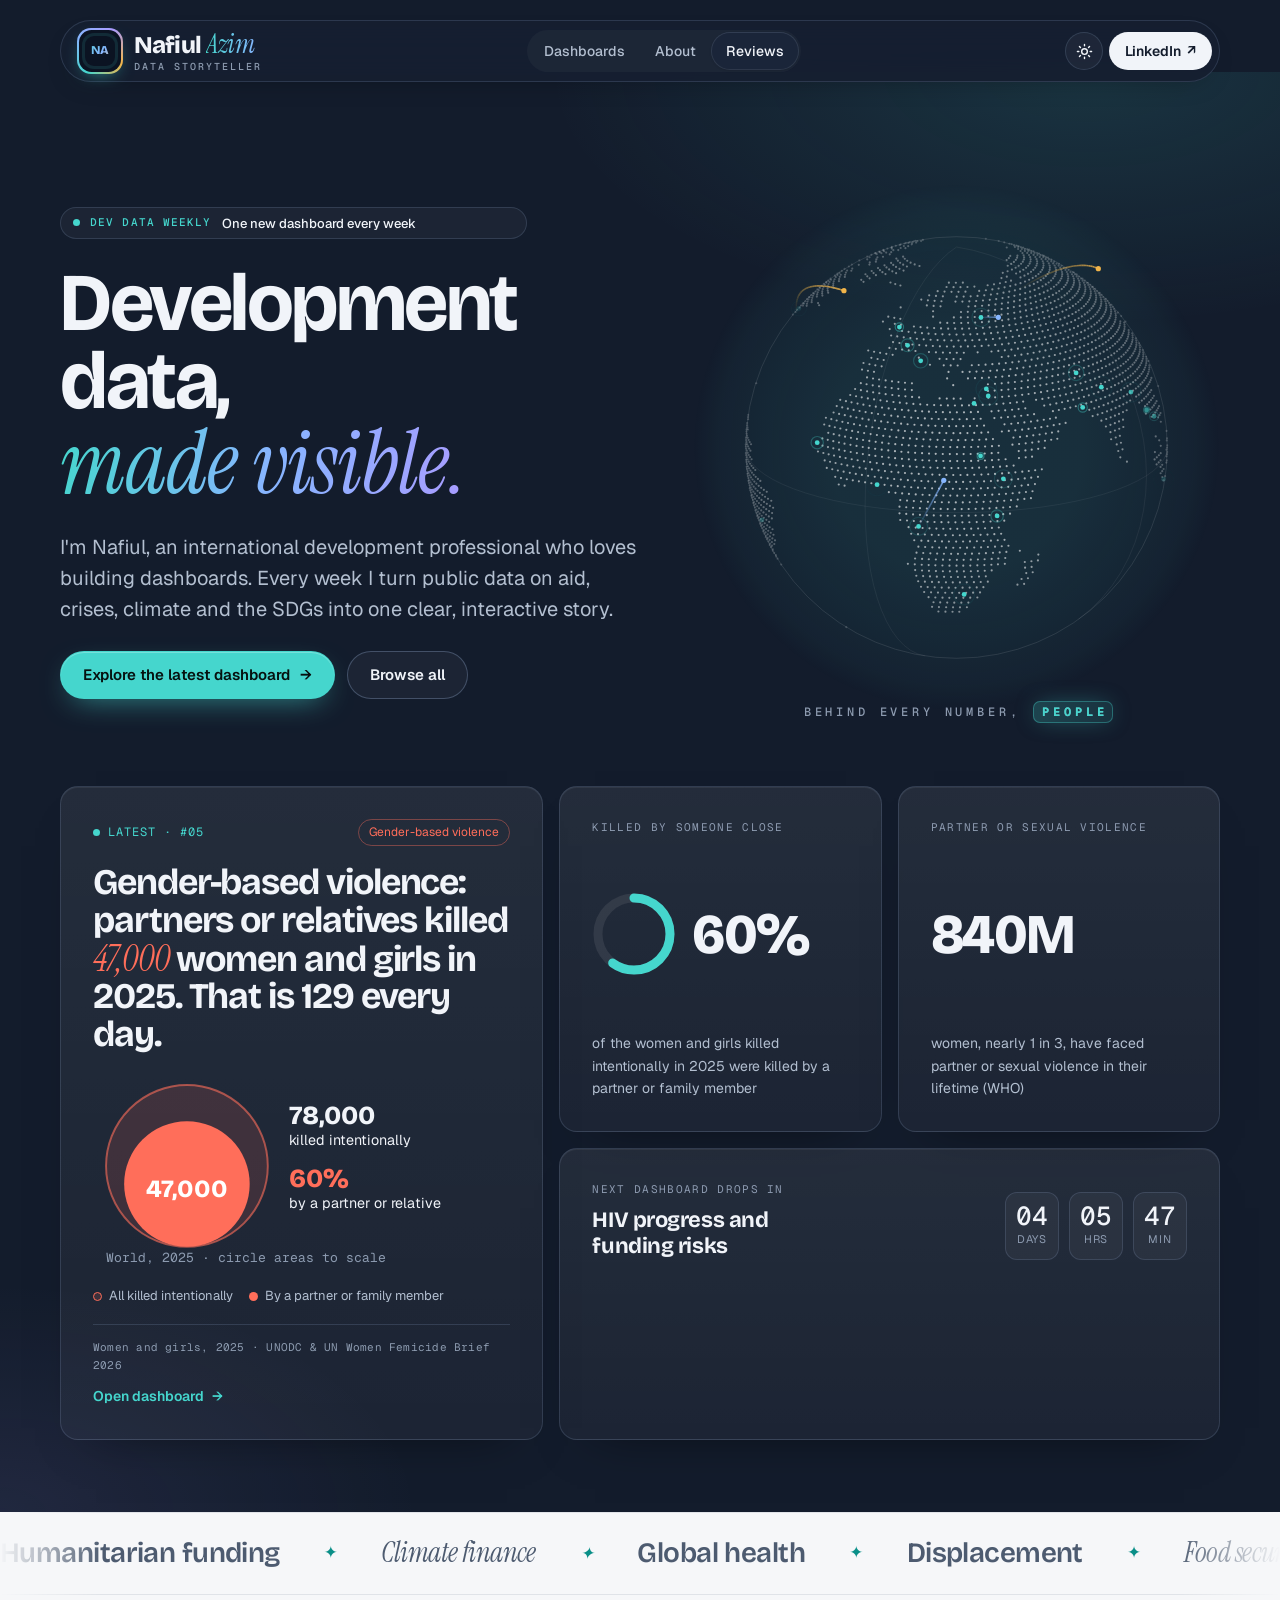
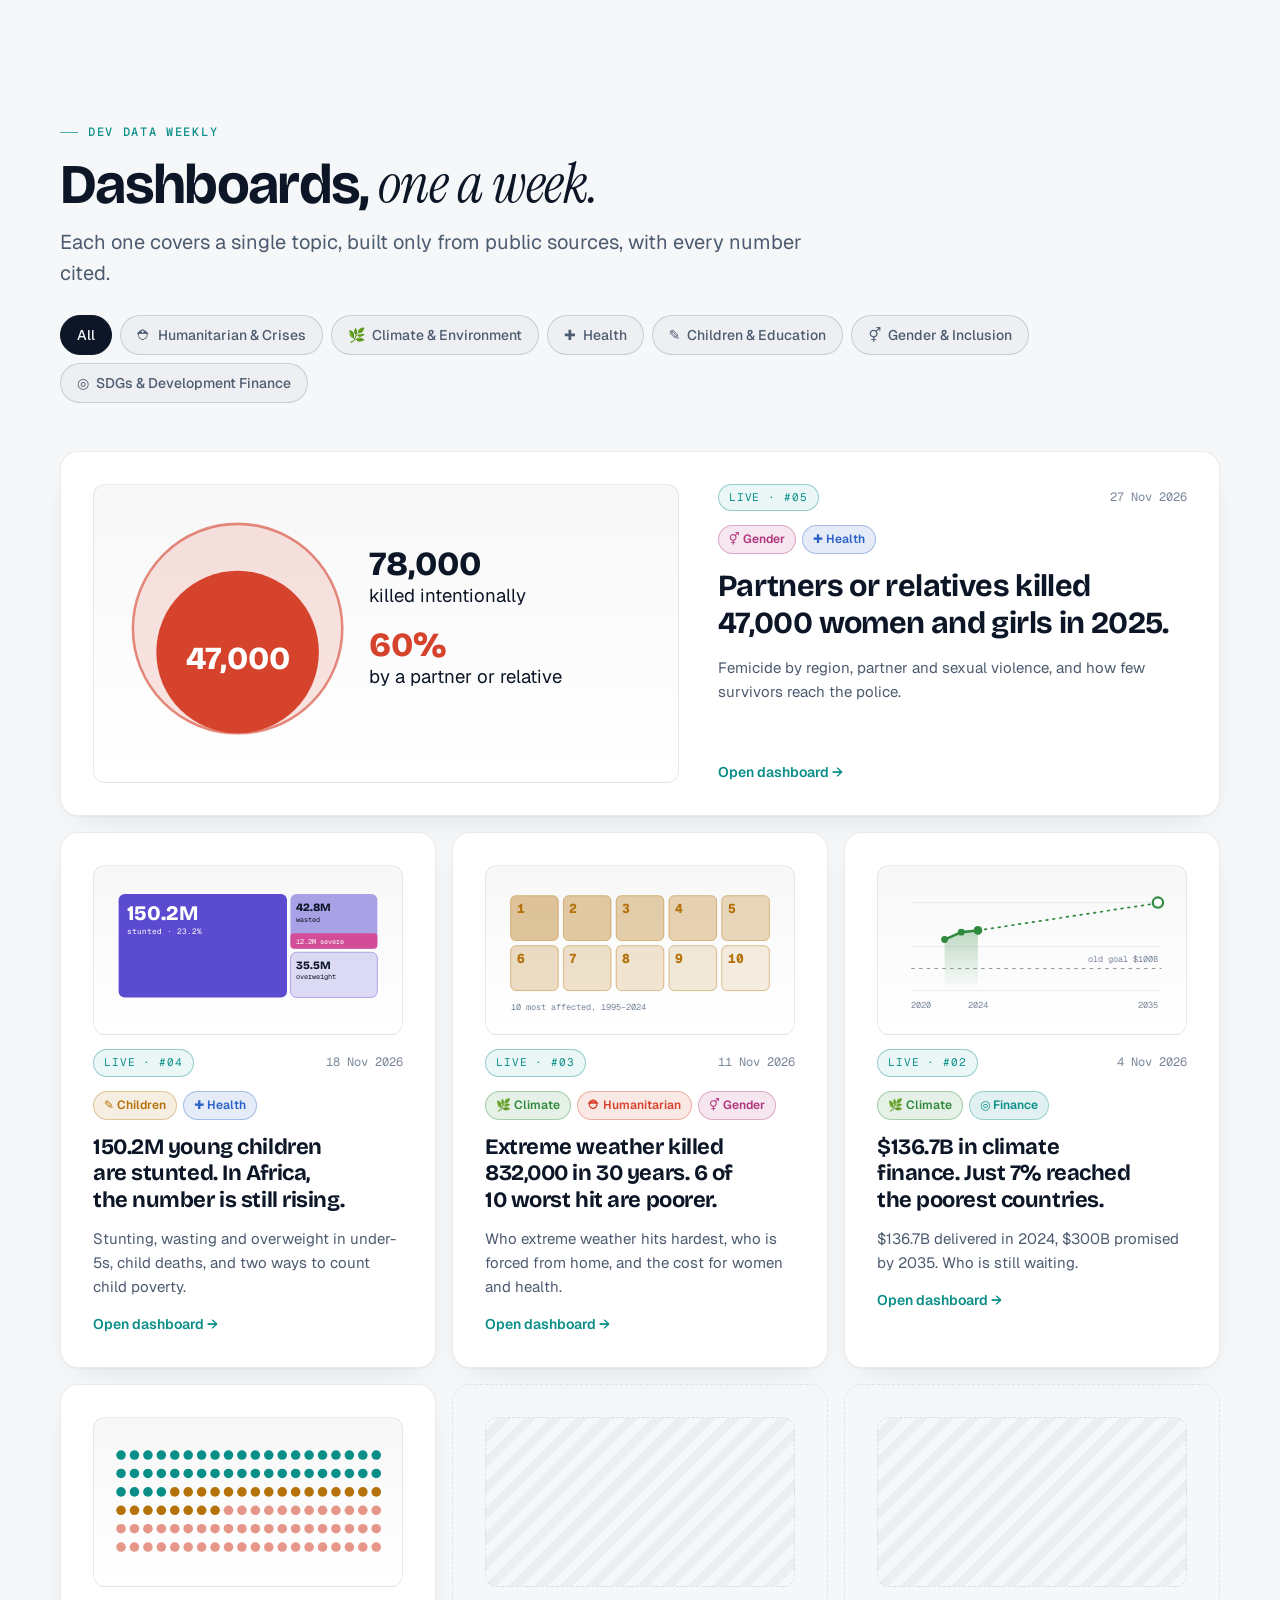
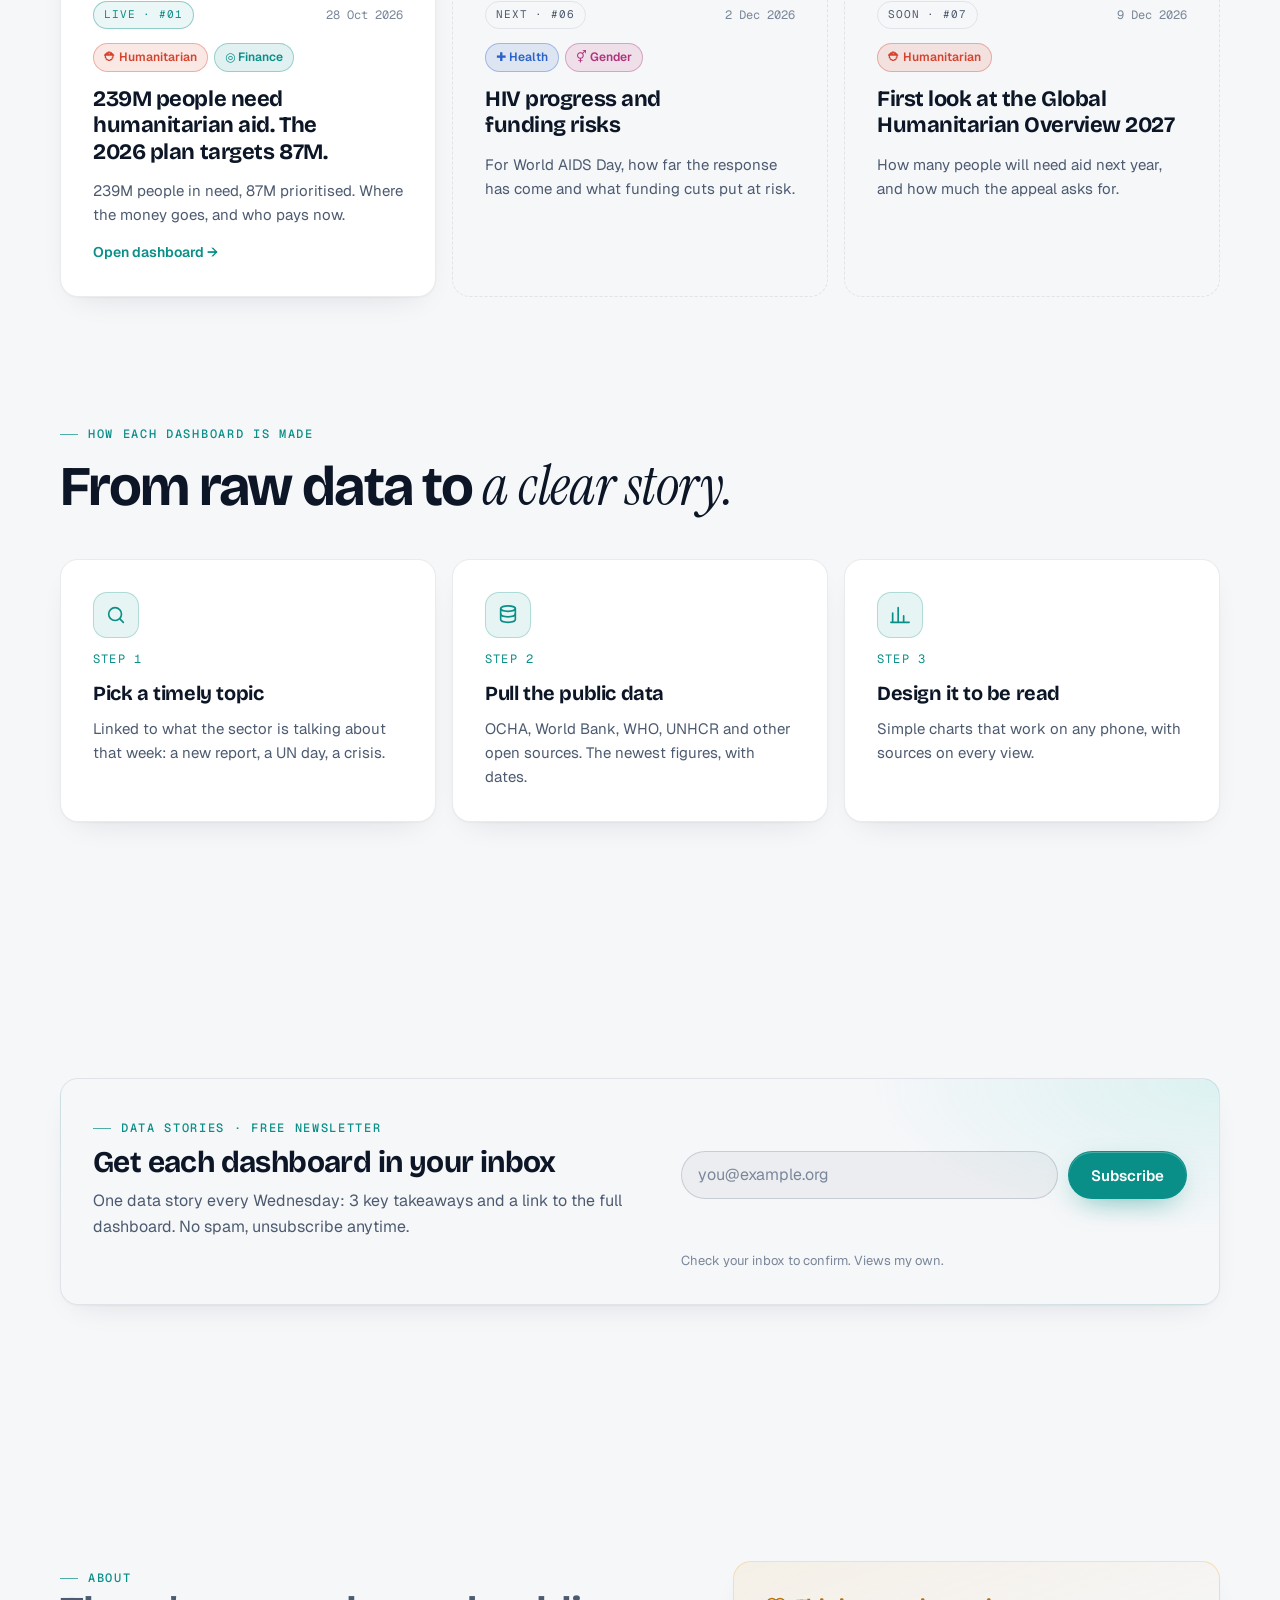
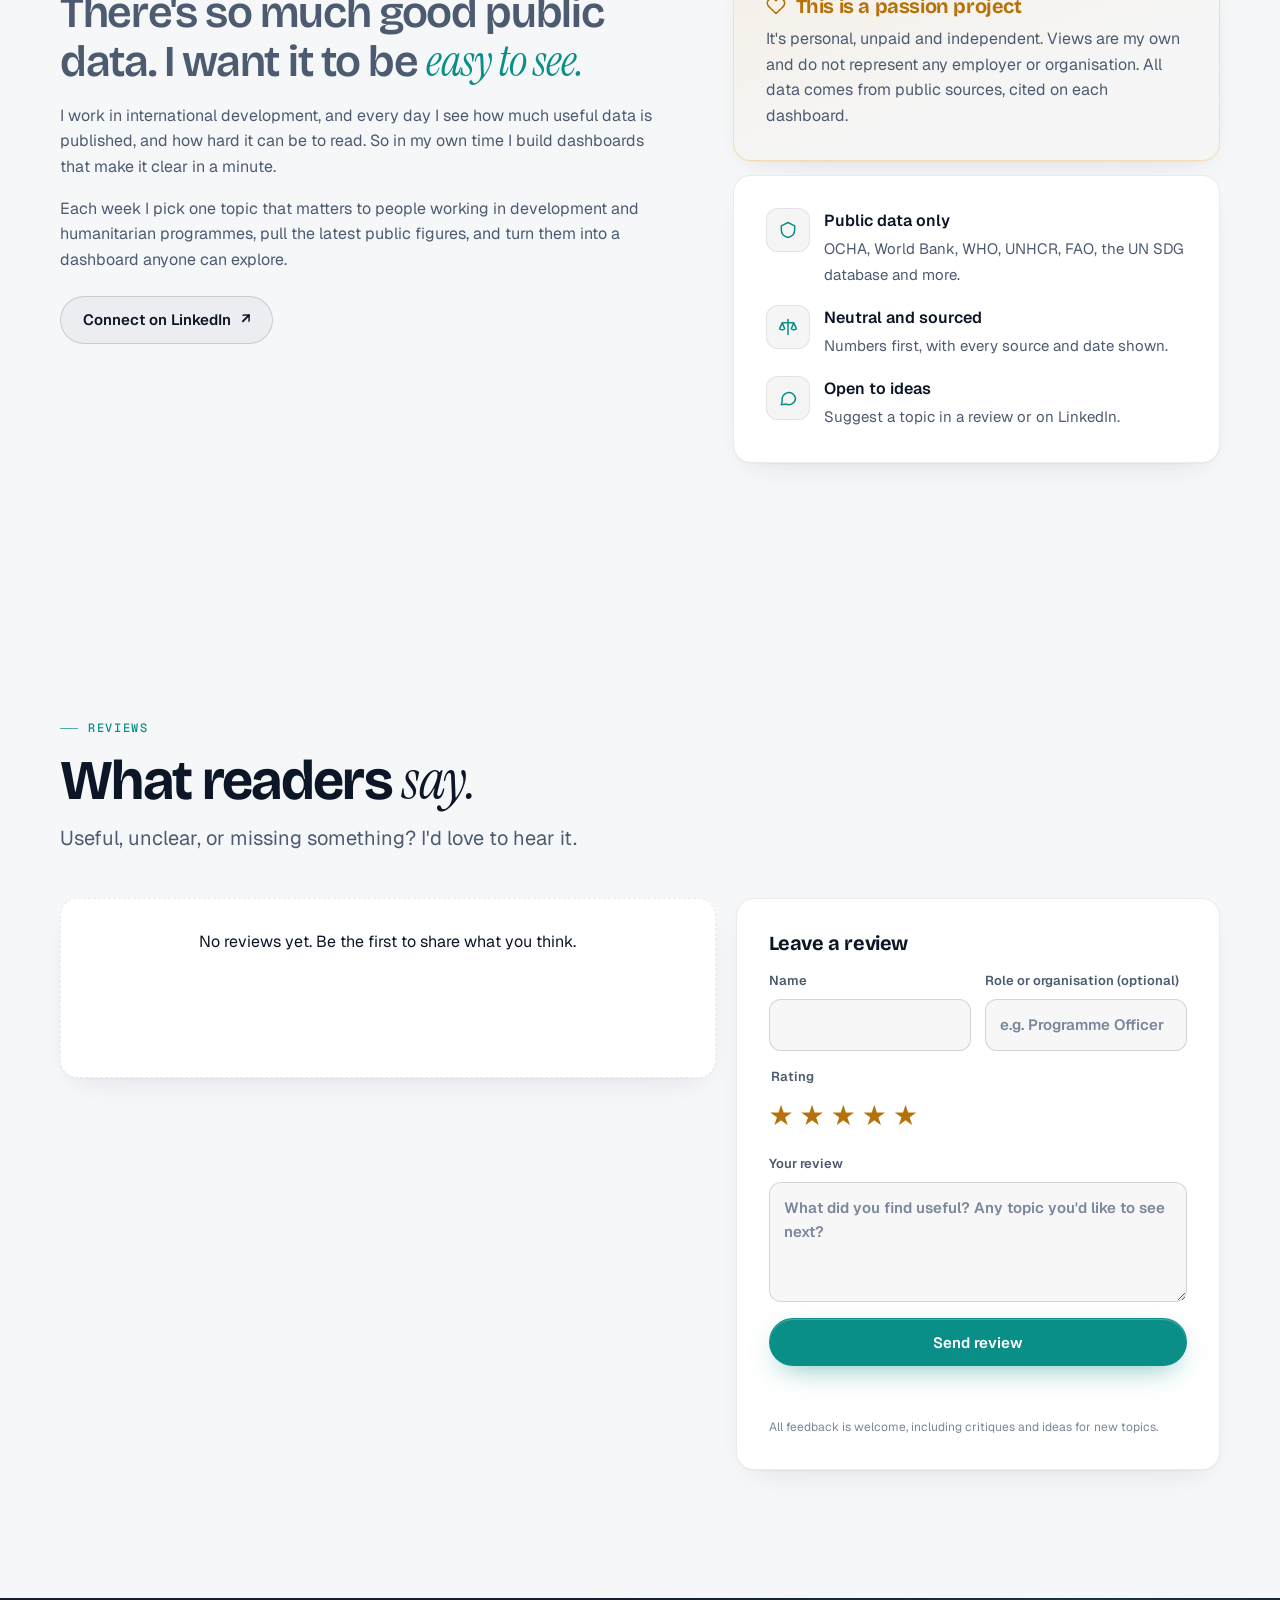
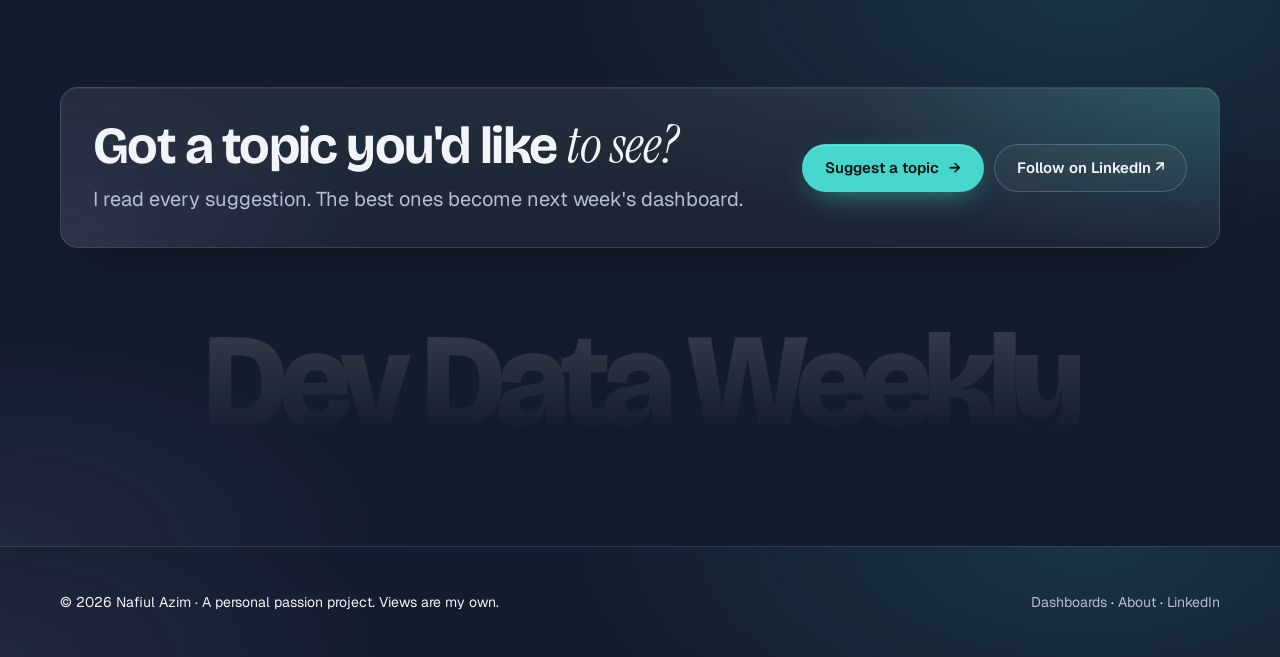
<file: index.html>
<!doctype html>
<html lang="en">
<head>
<meta charset="utf-8">
<meta name="viewport" content="width=device-width,initial-scale=1,viewport-fit=cover">
<title>Nafiul Azim · Development Data Storyteller</title>
<link rel="icon" href="/favicon.ico?v=2" sizes="any">
<link rel="icon" href="/assets/icons/favicon.svg?v=2" type="image/svg+xml">
<link rel="icon" href="/assets/icons/favicon-32.png?v=2" type="image/png" sizes="32x32">
<link rel="apple-touch-icon" href="/assets/icons/apple-touch-icon.png?v=2">
<link rel="manifest" href="/site.webmanifest">
<meta name="description" content="Nafiul Azim's passion project: interactive dashboards that turn global development and humanitarian data into clear stories.">
<meta property="og:title" content="Nafiul Azim · Development data, made visible">
<meta property="og:description" content="A passion project: one interactive dashboard every week on global development and humanitarian data.">
<meta property="og:type" content="website">
<meta property="og:url" content="https://nafiulazim.com/">
<link rel="canonical" href="https://nafiulazim.com/">
<meta property="og:site_name" content="Nafiul Azim · Dev Data Weekly">
<meta property="og:image" content="https://nafiulazim.com/assets/og-home.jpg">
<meta property="og:image:type" content="image/jpeg"><meta property="og:image:width" content="2400"><meta property="og:image:height" content="1260">
<meta property="og:image:alt" content="Dev Data Weekly by Nafiul Azim: development data, made visible.">
<meta name="author" content="Nafiul Azim">
<meta name="twitter:card" content="summary_large_image">
<meta name="twitter:title" content="Nafiul Azim · Development data, made visible">
<meta name="twitter:description" content="One interactive dashboard every week on global development and humanitarian data.">
<meta name="twitter:image" content="https://nafiulazim.com/assets/og-home.jpg">
<meta name="theme-color" content="#131c2c">
<script>(function(){var t=null;try{t=localStorage.getItem("theme")}catch(e){}document.documentElement.setAttribute("data-theme",t==="dark"?"dark":"light")})()</script>
<link rel="preconnect" href="https://fonts.googleapis.com"><link rel="preconnect" href="https://fonts.gstatic.com" crossorigin>
<link rel="stylesheet" href="https://fonts.googleapis.com/css2?family=Bricolage+Grotesque:opsz,wght@12..96,500;12..96,700;12..96,800&family=Geist:wght@400;500;600;700&family=Geist+Mono:wght@400;500&family=Instrument+Serif:ital@0;1&display=swap">
<link rel="stylesheet" href="/assets/site.css?v=30">
<style>
/* ---------- hero ---------- */
.hero{position:relative;padding-block:clamp(56px,9vw,112px) clamp(40px,6vw,72px)}
#net{position:absolute;inset:0;width:100%;height:100%;z-index:-1;opacity:.5;mask-image:linear-gradient(180deg,#000 40%,transparent);-webkit-mask-image:linear-gradient(180deg,#000 40%,transparent)}
.hero-copy{display:grid;gap:26px;max-width:900px}
.hero h1 .w{display:inline-block;overflow:hidden;vertical-align:top;padding-bottom:.08em;margin-bottom:-.08em}
.hero h1 .w>span{display:inline-block}
.js .hero h1 .w>span{transform:translateY(110%);animation:rise 1.1s var(--ease) forwards;animation-delay:calc(var(--i) * 70ms + 100ms)}
@keyframes rise{to{transform:none}}
.hero h1 .serif{font-size:1.08em;padding-right:.04em}
.js .hero .fade{opacity:0;animation:fadeup .9s var(--ease) forwards;animation-delay:.65s}
.js .hero .fade.f2{animation-delay:.8s}
@keyframes fadeup{from{opacity:0;transform:translateY(14px)}to{opacity:1;transform:none}}
.hero-actions{display:flex;flex-wrap:wrap;gap:12px}
.hero-top{display:grid;grid-template-columns:minmax(0,1.05fr) minmax(0,.95fr);gap:clamp(24px,4vw,56px);align-items:center}
.globe-wrap{margin:0;position:relative;display:grid;gap:10px;justify-items:center}
#globe{width:100%;max-width:560px;aspect-ratio:1}
.globe-wrap figcaption{justify-self:center;text-align:center;font-family:var(--mono);font-size:12px;font-weight:500;letter-spacing:.32em;text-transform:uppercase;margin-top:-18px;padding-left:.32em;
  background:linear-gradient(90deg,var(--dim) 0%,var(--dim) 35%,var(--teal) 45%,var(--sky) 50%,var(--amber) 55%,var(--dim) 65%,var(--dim) 100%);background-size:250% 100%;
  -webkit-background-clip:text;background-clip:text;color:transparent;animation:shimmer 4.5s linear infinite}
.globe-wrap figcaption b{font-weight:700;color:var(--teal);-webkit-text-fill-color:var(--teal);padding:3px 6px 3px 9px;margin-left:2px;border-radius:7px;
  box-shadow:inset 0 0 0 1px rgba(var(--accent-rgb),.35),0 0 22px -6px rgba(var(--accent-rgb),.55);
  background:linear-gradient(90deg,rgba(var(--accent-rgb),.22),rgba(var(--accent-rgb),.12)) no-repeat 0 0/0% 100%;animation:hl 1.1s var(--ease) 1s forwards,glow 3.2s ease-in-out 2.2s infinite}
@keyframes hl{to{background-size:100% 100%}}
@keyframes glow{50%{box-shadow:inset 0 0 0 1px rgba(var(--accent-rgb),.6),0 0 30px -4px rgba(var(--accent-rgb),.75)}}
@media (prefers-reduced-motion:reduce){.globe-wrap figcaption b{background-size:100% 100%}}
@keyframes shimmer{from{background-position:100% 0}to{background-position:-150% 0}}
.ticker-pill{gap:10px;padding:6px 14px 6px 12px}
.tk-label{font-family:var(--mono);font-size:11px;letter-spacing:.1em;text-transform:uppercase;color:var(--teal)}
.ticker{position:relative;display:inline-grid;min-width:min(290px,52vw);height:1.4em;overflow:hidden;color:var(--fg);font-weight:500}
.ticker span{grid-area:1/1;white-space:nowrap;transform:translateY(110%);opacity:0;transition:transform .6s var(--ease),opacity .6s}
.ticker span.on{transform:none;opacity:1}
.ticker span.out{transform:translateY(-110%);opacity:0}
.hero-top h1{font-size:clamp(44px,6.4vw,88px)}
@media (max-width:980px){.hero-top{grid-template-columns:1fr}#globe{max-width:440px}}
@media (max-width:480px){.tk-label{display:none}}

.stamp{display:flex;flex-wrap:wrap;gap:8px}

/* ---------- bento ---------- */
.bento{display:grid;grid-template-columns:1.5fr 1fr 1fr;grid-template-rows:auto auto;gap:16px;margin-top:clamp(40px,6vw,64px)}
.b-main{grid-row:span 2;display:grid;gap:18px;text-decoration:none;transition:transform .45s var(--ease),border-color .3s}
.b-main:hover{transform:translateY(-4px);border-color:rgba(var(--accent-rgb),.45)}
.b-top{display:flex;justify-content:space-between;align-items:center;gap:10px;flex-wrap:wrap}
.b-live{display:inline-flex;align-items:center;gap:8px;font-family:var(--mono);font-size:12px;letter-spacing:.08em;color:var(--teal);text-transform:uppercase}
.b-live .dot{width:7px;height:7px;border-radius:50%;background:var(--teal);animation:ping 2.2s infinite}
.b-cat{font-size:12px;color:var(--muted);border:1px solid var(--line);border-radius:999px;padding:3px 10px}
.b-title{font-family:var(--display);font-size:clamp(26px,3vw,36px);font-weight:700;letter-spacing:-.03em;line-height:1.05}
.b-title em{font-family:var(--serif);font-weight:400;color:var(--coral)}
.dots{display:grid;grid-template-columns:repeat(24,1fr);gap:4px}
.dots i{aspect-ratio:1;border-radius:50%;background:rgba(var(--w),.08)}
.dots i.p{background:var(--teal)}.dots i.t{background:var(--amber)}.dots i.n{background:var(--coral);opacity:.55}
.js .dots i{transform:scale(0);transition:transform .5s var(--spring)}
.js .dots.in i{transform:scale(1)}
.legend{display:flex;flex-wrap:wrap;gap:6px 16px;font-size:13px;color:var(--muted)}
.legend span{display:inline-flex;align-items:center;gap:7px}
.legend i{width:9px;height:9px;border-radius:50%}
.b-foot{display:flex;justify-content:space-between;align-items:center;gap:10px;flex-wrap:wrap;padding-top:14px;border-top:1px solid var(--line)}
.b-go{font-weight:600;font-size:14px;color:var(--teal);display:inline-flex;gap:8px;align-items:center}
.b-main:hover .b-go span{transform:translateX(4px)}
.b-go span{transition:transform .3s var(--ease)}

.acc-green{--a:#2f8a3e;--a-rgb:47,138,62}
@media (prefers-color-scheme:dark){:root:not([data-theme="light"]) .acc-green{--a:#6fd685;--a-rgb:111,214,133}}
:root[data-theme="dark"] .acc-green{--a:#6fd685;--a-rgb:111,214,133}
.acc-coral{--a:#d6432d;--a-rgb:214,67,45}
@media (prefers-color-scheme:dark){:root:not([data-theme="light"]) .acc-coral{--a:#ff6e5a;--a-rgb:255,110,90}}
:root[data-theme="dark"] .acc-coral{--a:#ff6e5a;--a-rgb:255,110,90}
.hero .acc-coral{--a:#ff6e5a;--a-rgb:255,110,90}
.hero .acc-green{--a:#6fd685;--a-rgb:111,214,133}
.acc-amber{--a:#b5720a;--a-rgb:181,114,10}
@media (prefers-color-scheme:dark){:root:not([data-theme="light"]) .acc-amber{--a:#f2b54a;--a-rgb:242,181,74}}
:root[data-theme="dark"] .acc-amber{--a:#f2b54a;--a-rgb:242,181,74}
.hero .acc-amber{--a:#f2b54a;--a-rgb:242,181,74}
.acc-violet{--a:#5b4bd1;--a-rgb:91,75,209}
@media (prefers-color-scheme:dark){:root:not([data-theme="light"]) .acc-violet{--a:#a99bff;--a-rgb:169,155,255}}
:root[data-theme="dark"] .acc-violet{--a:#a99bff;--a-rgb:169,155,255}
.hero .acc-violet{--a:#a99bff;--a-rgb:169,155,255}
.b-main .b-title em{color:var(--a,var(--coral))}
.b-main .b-cat{border-color:rgba(var(--a-rgb,0,0,0),.4);color:var(--a,var(--muted))}
.mini{width:100%;height:auto;display:block}
.mini text{font-family:var(--mono);font-size:10px;fill:var(--dim)}
.card .thumb svg{width:100%;height:100%}
.card .thumb svg text{font-family:var(--mono);font-size:10px;fill:var(--dim)}
.tile{display:grid;gap:10px;align-content:space-between;min-height:200px}
.tile .k{font-family:var(--mono);font-size:11px;letter-spacing:.12em;text-transform:uppercase;color:var(--dim)}
.tile .big{font-family:var(--display);font-size:clamp(40px,4.4vw,56px);font-weight:800;letter-spacing:-.04em;line-height:.95;font-variant-numeric:tabular-nums}
.tile p{margin:0;color:var(--muted);font-size:14px}
.ring{display:flex;align-items:center;gap:16px}
.ring svg{width:84px;height:84px;flex:none;transform:rotate(-90deg)}
.ring circle{fill:none;stroke-width:9}
.ring .bg{stroke:rgba(var(--w),.08)}
.ring .fg{stroke:var(--teal);stroke-linecap:round;stroke-dasharray:226.2;stroke-dashoffset:226.2;transition:stroke-dashoffset 1.8s var(--ease) .3s}
.ring.in .fg{stroke-dashoffset:90.5}
.count{display:flex;gap:10px}
.count div{display:grid;gap:2px;text-align:center;min-width:54px;padding:10px 6px;border-radius:12px;background:rgba(var(--w),.04);border:1px solid var(--line)}
.count b{font-family:var(--mono);font-size:26px;font-weight:500;font-variant-numeric:tabular-nums;line-height:1}
.count small{font-size:11px;color:var(--dim);text-transform:uppercase;letter-spacing:.08em}
.t-next{grid-column:span 2}
.t-next .row{display:flex;justify-content:space-between;align-items:flex-end;gap:16px;flex-wrap:wrap}
.t-next h3{font-size:22px;max-width:22ch}
@media (max-width:980px){.bento{grid-template-columns:1fr 1fr}.b-main{grid-column:span 2;grid-row:auto}.t-next{grid-column:span 2}}
@media (max-width:600px){.bento{grid-template-columns:1fr}.b-main,.t-next{grid-column:auto}.dots{grid-template-columns:repeat(16,1fr)}.tile{min-height:0}}

/* ---------- marquee ---------- */
.marquee{border-block:1px solid var(--line);overflow:hidden;padding-block:18px;mask-image:linear-gradient(90deg,transparent,#000 8%,#000 92%,transparent);-webkit-mask-image:linear-gradient(90deg,transparent,#000 8%,#000 92%,transparent)}
.marquee .track{display:flex;gap:44px;width:max-content;animation:scroll 42s linear infinite}
.marquee:hover .track{animation-play-state:paused}
.marquee span{font-family:var(--display);font-size:clamp(20px,2.4vw,28px);font-weight:600;letter-spacing:-.02em;color:var(--muted);white-space:nowrap;display:inline-flex;align-items:center;gap:44px}
.marquee span::after{content:"✦";font-size:.6em;color:var(--teal)}
.marquee span:nth-child(3n+2){font-family:var(--serif);font-style:italic;font-weight:400}
@keyframes scroll{to{transform:translateX(-50%)}}

/* ---------- process ---------- */
.steps{display:grid;grid-template-columns:repeat(3,1fr);gap:16px;counter-reset:s}
.step{display:grid;gap:12px;align-content:start}
.step .n{font-family:var(--mono);font-size:12px;color:var(--teal);letter-spacing:.1em}
.step .ic{width:46px;height:46px;border-radius:14px;display:grid;place-items:center;background:rgba(var(--accent-rgb),.1);color:var(--teal);border:1px solid rgba(var(--accent-rgb),.25)}
.step .ic svg{width:22px;height:22px}
.step p{margin:0;color:var(--muted);font-size:15px}
@media (max-width:860px){.steps{grid-template-columns:1fr}}

/* ---------- dashboards ---------- */
.cards{display:grid;grid-template-columns:repeat(3,minmax(0,1fr));gap:16px}
.card{display:grid;gap:14px;align-content:start;text-decoration:none;overflow:hidden;transition:transform .45s var(--ease),border-color .3s}
.cards>.card:first-child{grid-column:1 / -1;grid-template-columns:minmax(0,1.25fr) minmax(0,1fr);grid-template-rows:auto auto auto 1fr;column-gap:clamp(20px,3vw,40px);align-items:start}
.cards>.card:first-child .thumb{grid-row:1 / span 5;align-self:stretch}
.cards>.card:first-child h3{font-size:clamp(24px,2.4vw,32px)}
.cards>.card:first-child .thumb{height:auto;min-height:220px;padding:22px}
a.card:hover{transform:translateY(-6px);border-color:rgba(var(--accent-rgb),.45)}
.card .thumb{height:170px;border-radius:12px;background:linear-gradient(180deg,rgba(var(--w),.03),rgba(var(--w),.0));border:1px solid var(--line);position:relative;overflow:hidden;display:flex;align-items:flex-end;gap:8px;padding:16px}
.card .thumb i{flex:1;border-radius:6px 6px 2px 2px;background:linear-gradient(180deg,var(--teal),rgba(var(--accent-rgb),.12));transform-origin:bottom;transition:transform .7s var(--spring)}
a.card:hover .thumb i:nth-child(odd){transform:scaleY(1.07)}
a.card:hover .thumb i:nth-child(even){transform:scaleY(.94)}
.card .meta{display:flex;justify-content:space-between;align-items:center;font-size:12px;gap:10px}
.tag{font-family:var(--mono);font-size:11px;letter-spacing:.08em;text-transform:uppercase;padding:4px 10px;border-radius:999px;border:1px solid var(--line);color:var(--muted)}
.tag.live{color:var(--teal);border-color:rgba(var(--accent-rgb),.4);background:rgba(var(--accent-rgb),.08)}
.card h3{font-size:22px}
.card p{margin:0;color:var(--muted);font-size:15px}
.card.soon{background:transparent;box-shadow:none;border-style:dashed}
.card.soon .thumb{background:repeating-linear-gradient(135deg,transparent 0 9px,rgba(var(--w),.04) 9px 18px);border-style:dashed}
.card .go{font-weight:600;font-size:14px;color:var(--teal)}
@media (max-width:900px){.cards{grid-template-columns:1fr 1fr}}
@media (max-width:700px){.cards{grid-template-columns:1fr}.cards>.card:first-child{grid-template-columns:1fr}.cards>.card:first-child .thumb{grid-row:auto;min-height:0}}

/* ---------- about ---------- */
.about{display:grid;grid-template-columns:1.1fr .9fr;gap:clamp(28px,6vw,80px);align-items:start}
.quote{font-family:var(--display);font-size:clamp(28px,3.6vw,44px);font-weight:600;letter-spacing:-.03em;line-height:1.12;margin:18px 0 26px}
.quote .serif{color:var(--teal)}
.about p{margin:0 0 16px;color:var(--muted);max-width:58ch}
.facts{display:grid;gap:14px}
.fact{display:grid;grid-template-columns:44px 1fr;gap:14px;align-items:start}
.fact .ic{width:44px;height:44px;border-radius:12px;display:grid;place-items:center;background:rgba(var(--w),.04);border:1px solid var(--line);color:var(--teal)}
.fact .ic svg{width:20px;height:20px}
.fact b{display:block;color:var(--fg);font-weight:600;margin-bottom:2px}
.fact span{color:var(--muted);font-size:15px}
.passion{border-color:rgba(242,181,74,.35);background:linear-gradient(160deg,rgba(242,181,74,.10),rgba(242,181,74,.02) 60%)}
.passion h3{color:var(--amber);margin-bottom:8px;display:flex;align-items:center;gap:10px}

/* ---------- reviews ---------- */
.rv-wrap{display:grid;grid-template-columns:1.15fr .85fr;gap:20px;align-items:start}

/* ---------- closing CTA ---------- */
.closing{padding-block:clamp(40px,7vw,90px) clamp(64px,9vw,110px)}
.cta-band{display:grid;grid-template-columns:1fr auto;gap:28px;align-items:center;overflow:hidden;
  background:radial-gradient(600px 300px at 100% 0%,rgba(var(--accent-rgb),.18),transparent 60%),radial-gradient(500px 300px at 0% 100%,rgba(169,155,255,.12),transparent 60%),var(--panel-bg)}
.cta-band h2{font-size:clamp(30px,4.2vw,52px)}
.cta-band .lede{margin-top:12px}
@media (max-width:760px){.cta-band{grid-template-columns:1fr}}
.wordmark{font-family:var(--display);font-weight:800;letter-spacing:-.06em;line-height:.8;font-size:clamp(28px,10.5vw,136px);text-align:center;white-space:nowrap;overflow:hidden;margin-top:clamp(40px,7vw,80px);
  background:linear-gradient(180deg,rgba(var(--w),.14),rgba(var(--w),0));-webkit-background-clip:text;background-clip:text;color:transparent;user-select:none}

@media (max-width:900px){.about,.rv-wrap{grid-template-columns:1fr}}
</style>
<link rel="alternate" type="application/rss+xml" title="Nafiul Azim · Data Stories" href="/feed.xml">
</head>
<body>
<div class="bg-glow"></div><div class="bg-grid"></div><div class="bg-grain"></div>

<nav class="nav gut" aria-label="Main">
  <div class="wrap">
    <a class="brand" href="/" aria-label="Nafiul Azim, home"><span class="mark" aria-hidden="true"><span><i>NA</i></span></span><span class="word"><b>Nafiul<em>Azim</em></b><small>Data Storyteller</small></span></a>
    <ul>
      <li><a href="#dashboards">Dashboards</a></li>
      <li><a href="#about">About</a></li>
      <li><a href="#reviews">Reviews</a></li>
    </ul>
    <div class="nav-right"><button class="theme-btn" id="theme-btn" type="button" aria-label="Switch light or dark mode"><svg class="moon" viewBox="0 0 24 24" fill="none" stroke="currentColor" stroke-width="2" stroke-linecap="round" stroke-linejoin="round"><path d="M21 12.8A9 9 0 1 1 11.2 3a7 7 0 0 0 9.8 9.8z"/></svg><svg class="sun" viewBox="0 0 24 24" fill="none" stroke="currentColor" stroke-width="2" stroke-linecap="round"><circle cx="12" cy="12" r="4"/><path d="M12 2v2M12 20v2M4.9 4.9l1.4 1.4M17.7 17.7l1.4 1.4M2 12h2M20 12h2M4.9 19.1l1.4-1.4M17.7 6.3l1.4-1.4"/></svg></button><a class="cta" href="https://www.linkedin.com/in/nafiulazimsiam/" target="_blank" rel="noopener">LinkedIn <span aria-hidden="true">↗</span></a></div>
  </div>
</nav>

<header class="hero gut">
  <div class="wrap">
    <div class="hero-top">
    <div class="hero-copy">
      <div class="stamp fade"><span class="pill ticker-pill"><span class="dot"></span><span class="tk-label">Dev Data Weekly</span><span class="ticker" id="ticker" aria-live="off"><span>One new dashboard every week</span><span>Public data only, every number cited</span><span>Aid, climate, health and the SDGs</span><span>Built to read on any screen</span></span></span></div>
      <h1 aria-label="Development data, made visible.">
        <span class="w" style="--i:0"><span>Development</span></span>
        <span class="w" style="--i:1"><span>data,</span></span>
        <span class="w" style="--i:2"><span class="serif grad">made visible.</span></span>
      </h1>
      <p class="lede fade">I'm Nafiul, an international development professional who loves building dashboards. Every week I turn public data on aid, crises, climate and the SDGs into one clear, interactive story.</p>
      <div class="hero-actions fade f2">
        <a class="btn btn-primary" href="/devdataweekly/issues/2026-11-27-gender-based-violence/">Explore the latest dashboard <span class="arr">→</span></a>
        <a class="btn btn-ghost" href="#dashboards">Browse all</a>
      </div>
    </div>
    <figure class="globe-wrap fade f2" aria-label="Behind every number, people: a globe with data flowing between regions">
      <canvas id="globe" role="img" aria-label="A rotating globe with data flowing between cities across every region."></canvas>
      <figcaption>Behind every number, <b>people</b></figcaption>
    </figure>
    </div>

    <div class="bento">
      <a class="panel b-main acc-coral reveal" href="/devdataweekly/issues/2026-11-27-gender-based-violence/" aria-label="Open the latest dashboard: gender-based violence, partners or relatives killed 47,000 women and girls in 2025">
        <div class="b-top"><span class="b-live"><span class="dot"></span>Latest · #05</span><span class="b-cat">Gender-based violence</span></div>
        <div class="b-title">Gender-based violence: partners or relatives killed <em>47,000</em> women and girls in 2025. That is 129 every day.</div>
        <svg class="mini" viewBox="0 0 320 150" aria-hidden="true">
          <circle cx="72" cy="72" r="62" fill="var(--a)" fill-opacity=".14" stroke="var(--a)" stroke-opacity=".6" stroke-width="1.5"/>
          <circle cx="72" cy="85.87" r="48.13" fill="var(--a)"/>
          <text x="72" y="96" text-anchor="middle" style="font-size:19px;font-weight:800;fill:#fff;font-family:var(--display)">47,000</text>
          <text x="150" y="40" style="font-size:20px;font-weight:800;fill:var(--fg);font-family:var(--display)">78,000</text>
          <text x="150" y="56" style="font-size:11px;fill:var(--fg);font-family:var(--body)">killed intentionally</text>
          <text x="150" y="88" style="font-size:20px;font-weight:800;fill:var(--a);font-family:var(--display)">60%</text>
          <text x="150" y="104" style="font-size:11px;fill:var(--fg);font-family:var(--body)">by a partner or relative</text>
          <text x="10" y="146">World, 2025 · circle areas to scale</text>
        </svg>
        <div class="legend"><span><i style="background:rgba(var(--a-rgb),.14);border:1px solid var(--a)"></i>All killed intentionally</span><span><i style="background:var(--a)"></i>By a partner or family member</span></div>
        <div class="b-foot"><span class="src">Women and girls, 2025 · UNODC &amp; UN Women Femicide Brief 2026</span><span class="b-go">Open dashboard <span>→</span></span></div>
      </a>

      <div class="panel tile reveal d1">
        <span class="k">Killed by someone close</span>
        <div class="ring" id="ring" data-anim>
          <svg viewBox="0 0 84 84" aria-hidden="true"><circle class="bg" cx="42" cy="42" r="36"/><circle class="fg" cx="42" cy="42" r="36"/></svg>
          <div class="big"><span data-count="60" data-suffix="%">60%</span></div>
        </div>
        <p>of the women and girls killed intentionally in 2025 were killed by a partner or family member</p>
      </div>

      <div class="panel tile reveal d2">
        <span class="k">Partner or sexual violence</span>
        <div class="big"><span data-count="840" data-suffix="M">840M</span></div>
        <p>women, nearly 1 in 3, have faced partner or sexual violence in their lifetime (WHO)</p>
      </div>

      <div class="panel tile t-next reveal d3">
        <div class="row">
          <div style="display:grid;gap:8px">
            <span class="k">Next dashboard drops in</span>
            <h3>HIV progress and funding risks</h3>
          </div>
          <div class="count" data-next-drop data-latest="2026-11-25" aria-label="Time until the next dashboard">
            <div><b data-d>--</b><small>days</small></div>
            <div><b data-h>--</b><small>hrs</small></div>
            <div><b data-m>--</b><small>min</small></div>
          </div>
        </div>
      </div>
    </div>
  </div>
</header>

<div class="marquee" aria-label="Topics covered">
  <div class="track">
    <span>Humanitarian funding</span><span>Climate finance</span><span>Global health</span><span>Displacement</span><span>Food security</span><span>Gender equality</span><span>The SDGs</span><span>Education</span><span>Child poverty</span>
    <span aria-hidden="true">Humanitarian funding</span><span aria-hidden="true">Climate finance</span><span aria-hidden="true">Global health</span><span aria-hidden="true">Displacement</span><span aria-hidden="true">Food security</span><span aria-hidden="true">Gender equality</span><span aria-hidden="true">The SDGs</span><span aria-hidden="true">Education</span><span aria-hidden="true">Child poverty</span>
  </div>
</div>

<section id="dashboards" class="gut">
  <div class="wrap">
    <div class="sec-head reveal"><span class="eyebrow">Dev Data Weekly</span><h2>Dashboards, <span class="serif">one a week.</span></h2><p class="lede">Each one covers a single topic, built only from public sources, with every number cited.</p></div>
    <div class="ftbar" id="topic-filter" role="toolbar" aria-label="Filter by theme"></div><p class="topic-status" id="topic-status" role="status"></p>
    <div class="cards">
      <!-- NEW ISSUES GO FIRST: copy one <a class="panel card"> block -->
      <a class="panel card acc-coral reveal" data-topics="gender health" href="/devdataweekly/issues/2026-11-27-gender-based-violence/">
        <div class="thumb acc-coral" aria-hidden="true"><svg viewBox="0 0 320 150" aria-hidden="true">
          <circle cx="72" cy="72" r="62" fill="var(--a)" fill-opacity=".14" stroke="var(--a)" stroke-opacity=".6" stroke-width="1.5"/>
          <circle cx="72" cy="85.87" r="48.13" fill="var(--a)"/>
          <text x="72" y="96" text-anchor="middle" style="font-size:19px;font-weight:800;fill:#fff;font-family:var(--display)">47,000</text>
          <text x="150" y="40" style="font-size:20px;font-weight:800;fill:var(--fg);font-family:var(--display)">78,000</text>
          <text x="150" y="56" style="font-size:11px;fill:var(--fg);font-family:var(--body)">killed intentionally</text>
          <text x="150" y="88" style="font-size:20px;font-weight:800;fill:var(--a);font-family:var(--display)">60%</text>
          <text x="150" y="104" style="font-size:11px;fill:var(--fg);font-family:var(--body)">by a partner or relative</text>
        </svg></div>
        <div class="meta"><span class="tag live">Live · #05</span><span class="mono" style="color:var(--dim)">27 Nov 2026</span></div><div class="tags"><span class="ttag t-gender">⚥ Gender</span><span class="ttag t-health">✚ Health</span></div>
        <h3>Partners or relatives killed 47,000 women and girls in 2025.</h3>
        <p>Femicide by region, partner and sexual violence, and how few survivors reach the police.</p>
        <span class="go">Open dashboard →</span>
      </a>
      <a class="panel card acc-violet reveal" data-topics="children health" href="/devdataweekly/issues/2026-11-18-child-malnutrition/">
        <div class="thumb acc-violet" aria-hidden="true"><svg viewBox="0 0 320 150" aria-hidden="true">
          <rect x="10" y="10" width="195.2" height="120" rx="7" fill="var(--a)"/>
          <text x="20" y="40" style="font-size:24px;font-weight:800;fill:#fff;font-family:var(--display)">150.2M</text>
          <text x="20" y="56" style="font-size:9px;fill:#fff">stunted · 23.2%</text>
          <rect x="209.2" y="10" width="100.8" height="63.6" rx="7" fill="var(--a)" fill-opacity=".5"/>
          <rect x="209.2" y="55.5" width="100.8" height="18.1" rx="4" fill="#d24c98"/>
          <text x="216" y="30" style="font-size:13px;font-weight:800;fill:var(--fg);font-family:var(--display)">42.8M</text>
          <text x="216" y="42" style="font-size:8px;fill:var(--fg)">wasted</text>
          <text x="216" y="68" style="font-size:8px;fill:#fff">12.2M severe</text>
          <rect x="209.2" y="77.6" width="100.8" height="52.4" rx="7" fill="var(--a)" fill-opacity=".2" stroke="var(--a)" stroke-opacity=".5"/>
          <text x="216" y="97" style="font-size:13px;font-weight:800;fill:var(--fg);font-family:var(--display)">35.5M</text>
          <text x="216" y="109" style="font-size:8px;fill:var(--fg)">overweight</text>
          
        </svg></div>
        <div class="meta"><span class="tag live">Live · #04</span><span class="mono" style="color:var(--dim)">18 Nov 2026</span></div><div class="tags"><span class="ttag t-children">✎ Children</span><span class="ttag t-health">✚ Health</span></div>
        <h3>150.2M young children are stunted. In Africa, the number is still rising.</h3>
        <p>Stunting, wasting and overweight in under-5s, child deaths, and two ways to count child poverty.</p>
        <span class="go">Open dashboard →</span>
      </a>
      <a class="panel card acc-amber reveal" data-topics="climate humanitarian gender" href="/devdataweekly/issues/2026-11-11-climate-disaster-exposure/">
        <div class="thumb acc-amber" aria-hidden="true"><svg viewBox="0 0 320 150" aria-hidden="true">
          <rect x="10.0" y="12.0" width="55.2" height="52.0" rx="6" fill="var(--a)" fill-opacity="0.40" stroke="var(--a)" stroke-opacity=".5"/>
          <text x="17.0" y="32.0" style="font-size:15px;font-weight:800;fill:var(--a)">1</text>
          <rect x="71.2" y="12.0" width="55.2" height="52.0" rx="6" fill="var(--a)" fill-opacity="0.37" stroke="var(--a)" stroke-opacity=".5"/>
          <text x="78.2" y="32.0" style="font-size:15px;font-weight:800;fill:var(--a)">2</text>
          <rect x="132.4" y="12.0" width="55.2" height="52.0" rx="6" fill="var(--a)" fill-opacity="0.34" stroke="var(--a)" stroke-opacity=".5"/>
          <text x="139.4" y="32.0" style="font-size:15px;font-weight:800;fill:var(--a)">3</text>
          <rect x="193.6" y="12.0" width="55.2" height="52.0" rx="6" fill="var(--a)" fill-opacity="0.30" stroke="var(--a)" stroke-opacity=".5"/>
          <text x="200.6" y="32.0" style="font-size:15px;font-weight:800;fill:var(--a)">4</text>
          <rect x="254.8" y="12.0" width="55.2" height="52.0" rx="6" fill="var(--a)" fill-opacity="0.27" stroke="var(--a)" stroke-opacity=".5"/>
          <text x="261.8" y="32.0" style="font-size:15px;font-weight:800;fill:var(--a)">5</text>
          <rect x="10.0" y="70.0" width="55.2" height="52.0" rx="6" fill="var(--a)" fill-opacity="0.24" stroke="var(--a)" stroke-opacity=".5"/>
          <text x="17.0" y="90.0" style="font-size:15px;font-weight:800;fill:var(--a)">6</text>
          <rect x="71.2" y="70.0" width="55.2" height="52.0" rx="6" fill="var(--a)" fill-opacity="0.21" stroke="var(--a)" stroke-opacity=".5"/>
          <text x="78.2" y="90.0" style="font-size:15px;font-weight:800;fill:var(--a)">7</text>
          <rect x="132.4" y="70.0" width="55.2" height="52.0" rx="6" fill="var(--a)" fill-opacity="0.18" stroke="var(--a)" stroke-opacity=".5"/>
          <text x="139.4" y="90.0" style="font-size:15px;font-weight:800;fill:var(--a)">8</text>
          <rect x="193.6" y="70.0" width="55.2" height="52.0" rx="6" fill="var(--a)" fill-opacity="0.15" stroke="var(--a)" stroke-opacity=".5"/>
          <text x="200.6" y="90.0" style="font-size:15px;font-weight:800;fill:var(--a)">9</text>
          <rect x="254.8" y="70.0" width="55.2" height="52.0" rx="6" fill="var(--a)" fill-opacity="0.12" stroke="var(--a)" stroke-opacity=".5"/>
          <text x="261.8" y="90.0" style="font-size:15px;font-weight:800;fill:var(--a)">10</text>
          <text x="10" y="144">10 most affected, 1995–2024</text>
        </svg></div>
        <div class="meta"><span class="tag live">Live · #03</span><span class="mono" style="color:var(--dim)">11 Nov 2026</span></div><div class="tags"><span class="ttag t-climate">🌿 Climate</span><span class="ttag t-humanitarian">⛑ Humanitarian</span><span class="ttag t-gender">⚥ Gender</span></div>
        <h3>Extreme weather killed 832,000 in 30 years. 6 of 10 worst hit are poorer.</h3>
        <p>Who extreme weather hits hardest, who is forced from home, and the cost for women and health.</p>
        <span class="go">Open dashboard →</span>
      </a>
      <a class="panel card acc-green reveal" data-topics="climate finance" href="/devdataweekly/issues/2026-11-04-climate-finance/">
        <div class="thumb acc-green" aria-hidden="true"><svg viewBox="0 0 320 150" aria-hidden="true">
          <defs><linearGradient id="hg2" x1="0" y1="0" x2="0" y2="1"><stop offset="0" stop-color="var(--a)" stop-opacity=".3"/><stop offset="1" stop-color="var(--a)" stop-opacity="0"/></linearGradient></defs>
          <line x1="20" x2="310" y1="20" y2="20" stroke="var(--line)"/><line x1="20" x2="310" y1="71" y2="71" stroke="var(--line)"/><line x1="20" x2="310" y1="122" y2="122" stroke="var(--line)"/>
          <line x1="20" x2="310" y1="96.5" y2="96.5" stroke="var(--dim)" stroke-dasharray="4 5"/>
          <path d="M58.7,122 L58.7,62.9 L78,54.3 L97.3,52.3 L97.3,122 Z" fill="url(#hg2)"/>
          <path d="M58.7,62.9 L78,54.3 L97.3,52.3" fill="none" stroke="var(--a)" stroke-width="3" stroke-linejoin="round"/>
          <path d="M97.3,52.3 L310,20" fill="none" stroke="var(--a)" stroke-width="2" stroke-dasharray="2 6" stroke-linecap="round"/>
          <circle cx="58.7" cy="62.9" r="4" fill="var(--a)"/><circle cx="78" cy="54.3" r="4" fill="var(--a)"/><circle cx="97.3" cy="52.3" r="5" fill="var(--a)"/>
          <circle cx="306" cy="20" r="6" fill="var(--ink-2)" stroke="var(--a)" stroke-width="2.5"/>
          <text x="20" y="142">2020</text><text x="97" y="142" text-anchor="middle">2024</text><text x="306" y="142" text-anchor="end">2035</text>
          <text x="306" y="89" text-anchor="end">old goal $100B</text>
        </svg></div>
        <div class="meta"><span class="tag live">Live · #02</span><span class="mono" style="color:var(--dim)">4 Nov 2026</span></div><div class="tags"><span class="ttag t-climate">🌿 Climate</span><span class="ttag t-finance">◎ Finance</span></div>
        <h3>$136.7B in climate finance. Just 7% reached the poorest countries.</h3>
        <p>$136.7B delivered in 2024, $300B promised by 2035. Who is still waiting.</p>
        <span class="go">Open dashboard →</span>
      </a>
      <a class="panel card reveal" data-topics="humanitarian finance" href="/devdataweekly/issues/2026-10-28-aid-gap/">
        <div class="thumb" aria-hidden="true"><svg viewBox="0 0 300 130" preserveAspectRatio="xMidYMid meet"><circle cx="12.0" cy="14" r="5.2" fill="var(--teal)"/><circle cx="26.6" cy="14" r="5.2" fill="var(--teal)"/><circle cx="41.2" cy="14" r="5.2" fill="var(--teal)"/><circle cx="55.8" cy="14" r="5.2" fill="var(--teal)"/><circle cx="70.4" cy="14" r="5.2" fill="var(--teal)"/><circle cx="85.0" cy="14" r="5.2" fill="var(--teal)"/><circle cx="99.6" cy="14" r="5.2" fill="var(--teal)"/><circle cx="114.2" cy="14" r="5.2" fill="var(--teal)"/><circle cx="128.8" cy="14" r="5.2" fill="var(--teal)"/><circle cx="143.4" cy="14" r="5.2" fill="var(--teal)"/><circle cx="158.0" cy="14" r="5.2" fill="var(--teal)"/><circle cx="172.6" cy="14" r="5.2" fill="var(--teal)"/><circle cx="187.2" cy="14" r="5.2" fill="var(--teal)"/><circle cx="201.8" cy="14" r="5.2" fill="var(--teal)"/><circle cx="216.4" cy="14" r="5.2" fill="var(--teal)"/><circle cx="231.0" cy="14" r="5.2" fill="var(--teal)"/><circle cx="245.6" cy="14" r="5.2" fill="var(--teal)"/><circle cx="260.2" cy="14" r="5.2" fill="var(--teal)"/><circle cx="274.8" cy="14" r="5.2" fill="var(--teal)"/><circle cx="289.4" cy="14" r="5.2" fill="var(--teal)"/><circle cx="12.0" cy="34" r="5.2" fill="var(--teal)"/><circle cx="26.6" cy="34" r="5.2" fill="var(--teal)"/><circle cx="41.2" cy="34" r="5.2" fill="var(--teal)"/><circle cx="55.8" cy="34" r="5.2" fill="var(--teal)"/><circle cx="70.4" cy="34" r="5.2" fill="var(--teal)"/><circle cx="85.0" cy="34" r="5.2" fill="var(--teal)"/><circle cx="99.6" cy="34" r="5.2" fill="var(--teal)"/><circle cx="114.2" cy="34" r="5.2" fill="var(--teal)"/><circle cx="128.8" cy="34" r="5.2" fill="var(--teal)"/><circle cx="143.4" cy="34" r="5.2" fill="var(--teal)"/><circle cx="158.0" cy="34" r="5.2" fill="var(--teal)"/><circle cx="172.6" cy="34" r="5.2" fill="var(--teal)"/><circle cx="187.2" cy="34" r="5.2" fill="var(--teal)"/><circle cx="201.8" cy="34" r="5.2" fill="var(--teal)"/><circle cx="216.4" cy="34" r="5.2" fill="var(--teal)"/><circle cx="231.0" cy="34" r="5.2" fill="var(--teal)"/><circle cx="245.6" cy="34" r="5.2" fill="var(--teal)"/><circle cx="260.2" cy="34" r="5.2" fill="var(--teal)"/><circle cx="274.8" cy="34" r="5.2" fill="var(--teal)"/><circle cx="289.4" cy="34" r="5.2" fill="var(--teal)"/><circle cx="12.0" cy="54" r="5.2" fill="var(--teal)"/><circle cx="26.6" cy="54" r="5.2" fill="var(--teal)"/><circle cx="41.2" cy="54" r="5.2" fill="var(--teal)"/><circle cx="55.8" cy="54" r="5.2" fill="var(--teal)"/><circle cx="70.4" cy="54" r="5.2" fill="var(--amber)"/><circle cx="85.0" cy="54" r="5.2" fill="var(--amber)"/><circle cx="99.6" cy="54" r="5.2" fill="var(--amber)"/><circle cx="114.2" cy="54" r="5.2" fill="var(--amber)"/><circle cx="128.8" cy="54" r="5.2" fill="var(--amber)"/><circle cx="143.4" cy="54" r="5.2" fill="var(--amber)"/><circle cx="158.0" cy="54" r="5.2" fill="var(--amber)"/><circle cx="172.6" cy="54" r="5.2" fill="var(--amber)"/><circle cx="187.2" cy="54" r="5.2" fill="var(--amber)"/><circle cx="201.8" cy="54" r="5.2" fill="var(--amber)"/><circle cx="216.4" cy="54" r="5.2" fill="var(--amber)"/><circle cx="231.0" cy="54" r="5.2" fill="var(--amber)"/><circle cx="245.6" cy="54" r="5.2" fill="var(--amber)"/><circle cx="260.2" cy="54" r="5.2" fill="var(--amber)"/><circle cx="274.8" cy="54" r="5.2" fill="var(--amber)"/><circle cx="289.4" cy="54" r="5.2" fill="var(--amber)"/><circle cx="12.0" cy="74" r="5.2" fill="var(--amber)"/><circle cx="26.6" cy="74" r="5.2" fill="var(--amber)"/><circle cx="41.2" cy="74" r="5.2" fill="var(--amber)"/><circle cx="55.8" cy="74" r="5.2" fill="var(--amber)"/><circle cx="70.4" cy="74" r="5.2" fill="var(--amber)"/><circle cx="85.0" cy="74" r="5.2" fill="var(--amber)"/><circle cx="99.6" cy="74" r="5.2" fill="var(--amber)"/><circle cx="114.2" cy="74" r="5.2" fill="var(--amber)"/><circle cx="128.8" cy="74" r="5.2" fill="var(--coral)" fill-opacity=".55"/><circle cx="143.4" cy="74" r="5.2" fill="var(--coral)" fill-opacity=".55"/><circle cx="158.0" cy="74" r="5.2" fill="var(--coral)" fill-opacity=".55"/><circle cx="172.6" cy="74" r="5.2" fill="var(--coral)" fill-opacity=".55"/><circle cx="187.2" cy="74" r="5.2" fill="var(--coral)" fill-opacity=".55"/><circle cx="201.8" cy="74" r="5.2" fill="var(--coral)" fill-opacity=".55"/><circle cx="216.4" cy="74" r="5.2" fill="var(--coral)" fill-opacity=".55"/><circle cx="231.0" cy="74" r="5.2" fill="var(--coral)" fill-opacity=".55"/><circle cx="245.6" cy="74" r="5.2" fill="var(--coral)" fill-opacity=".55"/><circle cx="260.2" cy="74" r="5.2" fill="var(--coral)" fill-opacity=".55"/><circle cx="274.8" cy="74" r="5.2" fill="var(--coral)" fill-opacity=".55"/><circle cx="289.4" cy="74" r="5.2" fill="var(--coral)" fill-opacity=".55"/><circle cx="12.0" cy="94" r="5.2" fill="var(--coral)" fill-opacity=".55"/><circle cx="26.6" cy="94" r="5.2" fill="var(--coral)" fill-opacity=".55"/><circle cx="41.2" cy="94" r="5.2" fill="var(--coral)" fill-opacity=".55"/><circle cx="55.8" cy="94" r="5.2" fill="var(--coral)" fill-opacity=".55"/><circle cx="70.4" cy="94" r="5.2" fill="var(--coral)" fill-opacity=".55"/><circle cx="85.0" cy="94" r="5.2" fill="var(--coral)" fill-opacity=".55"/><circle cx="99.6" cy="94" r="5.2" fill="var(--coral)" fill-opacity=".55"/><circle cx="114.2" cy="94" r="5.2" fill="var(--coral)" fill-opacity=".55"/><circle cx="128.8" cy="94" r="5.2" fill="var(--coral)" fill-opacity=".55"/><circle cx="143.4" cy="94" r="5.2" fill="var(--coral)" fill-opacity=".55"/><circle cx="158.0" cy="94" r="5.2" fill="var(--coral)" fill-opacity=".55"/><circle cx="172.6" cy="94" r="5.2" fill="var(--coral)" fill-opacity=".55"/><circle cx="187.2" cy="94" r="5.2" fill="var(--coral)" fill-opacity=".55"/><circle cx="201.8" cy="94" r="5.2" fill="var(--coral)" fill-opacity=".55"/><circle cx="216.4" cy="94" r="5.2" fill="var(--coral)" fill-opacity=".55"/><circle cx="231.0" cy="94" r="5.2" fill="var(--coral)" fill-opacity=".55"/><circle cx="245.6" cy="94" r="5.2" fill="var(--coral)" fill-opacity=".55"/><circle cx="260.2" cy="94" r="5.2" fill="var(--coral)" fill-opacity=".55"/><circle cx="274.8" cy="94" r="5.2" fill="var(--coral)" fill-opacity=".55"/><circle cx="289.4" cy="94" r="5.2" fill="var(--coral)" fill-opacity=".55"/><circle cx="12.0" cy="114" r="5.2" fill="var(--coral)" fill-opacity=".55"/><circle cx="26.6" cy="114" r="5.2" fill="var(--coral)" fill-opacity=".55"/><circle cx="41.2" cy="114" r="5.2" fill="var(--coral)" fill-opacity=".55"/><circle cx="55.8" cy="114" r="5.2" fill="var(--coral)" fill-opacity=".55"/><circle cx="70.4" cy="114" r="5.2" fill="var(--coral)" fill-opacity=".55"/><circle cx="85.0" cy="114" r="5.2" fill="var(--coral)" fill-opacity=".55"/><circle cx="99.6" cy="114" r="5.2" fill="var(--coral)" fill-opacity=".55"/><circle cx="114.2" cy="114" r="5.2" fill="var(--coral)" fill-opacity=".55"/><circle cx="128.8" cy="114" r="5.2" fill="var(--coral)" fill-opacity=".55"/><circle cx="143.4" cy="114" r="5.2" fill="var(--coral)" fill-opacity=".55"/><circle cx="158.0" cy="114" r="5.2" fill="var(--coral)" fill-opacity=".55"/><circle cx="172.6" cy="114" r="5.2" fill="var(--coral)" fill-opacity=".55"/><circle cx="187.2" cy="114" r="5.2" fill="var(--coral)" fill-opacity=".55"/><circle cx="201.8" cy="114" r="5.2" fill="var(--coral)" fill-opacity=".55"/><circle cx="216.4" cy="114" r="5.2" fill="var(--coral)" fill-opacity=".55"/><circle cx="231.0" cy="114" r="5.2" fill="var(--coral)" fill-opacity=".55"/><circle cx="245.6" cy="114" r="5.2" fill="var(--coral)" fill-opacity=".55"/><circle cx="260.2" cy="114" r="5.2" fill="var(--coral)" fill-opacity=".55"/><circle cx="274.8" cy="114" r="5.2" fill="var(--coral)" fill-opacity=".55"/><circle cx="289.4" cy="114" r="5.2" fill="var(--coral)" fill-opacity=".55"/></svg></div>
        <div class="meta"><span class="tag live">Live · #01</span><span class="mono" style="color:var(--dim)">28 Oct 2026</span></div><div class="tags"><span class="ttag t-humanitarian">⛑ Humanitarian</span><span class="ttag t-finance">◎ Finance</span></div>
        <h3>239M people need humanitarian aid. The 2026 plan targets 87M.</h3>
        <p>239M people in need, 87M prioritised. Where the money goes, and who pays now.</p>
        <span class="go">Open dashboard →</span>
      </a>
      <div data-topics="health gender" class="panel card soon reveal d1">
        <div class="thumb" aria-hidden="true"></div>
        <div class="meta"><span class="tag">Next · #06</span><span class="mono" style="color:var(--dim)">2 Dec 2026</span></div><div class="tags"><span class="ttag t-health">✚ Health</span><span class="ttag t-gender">⚥ Gender</span></div>
        <h3>HIV progress and funding risks</h3>
        <p>For World AIDS Day, how far the response has come and what funding cuts put at risk.</p>
      </div>
      <div data-topics="humanitarian" class="panel card soon reveal d2">
        <div class="thumb" aria-hidden="true"></div>
        <div class="meta"><span class="tag">Soon · #07</span><span class="mono" style="color:var(--dim)">9 Dec 2026</span></div><div class="tags"><span class="ttag t-humanitarian">⛑ Humanitarian</span></div>
        <h3>First look at the Global Humanitarian Overview 2027</h3>
        <p>How many people will need aid next year, and how much the appeal asks for.</p>
      </div>
    </div>
  </div>
</section>

<section class="gut" style="padding-top:0">
  <div class="wrap">
    <div class="sec-head reveal"><span class="eyebrow">How each dashboard is made</span><h2>From raw data to <span class="serif">a clear story.</span></h2></div>
    <div class="steps">
      <div class="panel step reveal"><div class="ic"><svg viewBox="0 0 24 24" fill="none" stroke="currentColor" stroke-width="1.8" stroke-linecap="round" stroke-linejoin="round"><circle cx="11" cy="11" r="7"/><path d="m20 20-3.5-3.5"/></svg></div><span class="n">STEP 1</span><h3>Pick a timely topic</h3><p>Linked to what the sector is talking about that week: a new report, a UN day, a crisis.</p></div>
      <div class="panel step reveal d1"><div class="ic"><svg viewBox="0 0 24 24" fill="none" stroke="currentColor" stroke-width="1.8" stroke-linecap="round" stroke-linejoin="round"><ellipse cx="12" cy="5" rx="8" ry="3"/><path d="M4 5v6c0 1.7 3.6 3 8 3s8-1.3 8-3V5"/><path d="M4 11v6c0 1.7 3.6 3 8 3s8-1.3 8-3v-6"/></svg></div><span class="n">STEP 2</span><h3>Pull the public data</h3><p>OCHA, World Bank, WHO, UNHCR and other open sources. The newest figures, with dates.</p></div>
      <div class="panel step reveal d2"><div class="ic"><svg viewBox="0 0 24 24" fill="none" stroke="currentColor" stroke-width="1.8" stroke-linecap="round" stroke-linejoin="round"><path d="M4 20V10M10 20V4M16 20v-7M22 20H2"/></svg></div><span class="n">STEP 3</span><h3>Design it to be read</h3><p>Simple charts that work on any phone, with sources on every view.</p></div>
    </div>
  </div>
</section>

<section data-subscribe></section>
<section id="about" class="gut">
  <div class="wrap about">
    <div class="reveal">
      <span class="eyebrow">About</span>
      <p class="quote">There's so much good public data. I want it to be <span class="serif">easy to see.</span></p>
      <p>I work in international development, and every day I see how much useful data is published, and how hard it can be to read. So in my own time I build dashboards that make it clear in a minute.</p>
      <p>Each week I pick one topic that matters to people working in development and humanitarian programmes, pull the latest public figures, and turn them into a dashboard anyone can explore.</p>
      <p style="margin-top:24px"><a class="btn btn-ghost" href="https://www.linkedin.com/in/nafiulazimsiam/" target="_blank" rel="noopener">Connect on LinkedIn <span class="arr">↗</span></a></p>
    </div>
    <div class="facts">
      <div class="panel passion reveal d1">
        <h3><svg width="20" height="20" viewBox="0 0 24 24" fill="none" stroke="currentColor" stroke-width="2" stroke-linecap="round" stroke-linejoin="round" aria-hidden="true"><path d="M20.8 4.6a5.5 5.5 0 0 0-7.8 0L12 5.7l-1-1.1a5.5 5.5 0 0 0-7.8 7.8l1 1.1L12 21l7.8-7.5 1-1.1a5.5 5.5 0 0 0 0-7.8z"/></svg>This is a passion project</h3>
        <p style="margin:0;color:var(--muted)">It's personal, unpaid and independent. Views are my own and do not represent any employer or organisation. All data comes from public sources, cited on each dashboard.</p>
      </div>
      <div class="panel reveal d2" style="display:grid;gap:18px">
        <div class="fact"><span class="ic"><svg viewBox="0 0 24 24" fill="none" stroke="currentColor" stroke-width="1.8" stroke-linecap="round" stroke-linejoin="round"><path d="M12 3l8 4v5c0 5-3.5 8-8 9-4.5-1-8-4-8-9V7z"/></svg></span><div><b>Public data only</b><span>OCHA, World Bank, WHO, UNHCR, FAO, the UN SDG database and more.</span></div></div>
        <div class="fact"><span class="ic"><svg viewBox="0 0 24 24" fill="none" stroke="currentColor" stroke-width="1.8" stroke-linecap="round" stroke-linejoin="round"><path d="M12 3v18M5 7h14M5 7l-3 7a4 4 0 0 0 6 0zM19 7l-3 7a4 4 0 0 0 6 0z"/></svg></span><div><b>Neutral and sourced</b><span>Numbers first, with every source and date shown.</span></div></div>
        <div class="fact"><span class="ic"><svg viewBox="0 0 24 24" fill="none" stroke="currentColor" stroke-width="1.8" stroke-linecap="round" stroke-linejoin="round"><path d="M21 12a8 8 0 0 1-11.6 7.1L4 20l1-4.6A8 8 0 1 1 21 12z"/></svg></span><div><b>Open to ideas</b><span>Suggest a topic in a review or on LinkedIn.</span></div></div>
      </div>
    </div>
  </div>
</section>

<section id="reviews" class="gut">
  <div class="wrap">
    <div class="sec-head reveal"><span class="eyebrow">Reviews</span><h2>What readers <span class="serif">say.</span></h2><p class="lede">Useful, unclear, or missing something? I'd love to hear it.</p></div>
    <div class="rv-wrap">
      <div class="reviews-grid" id="reviews-list">
        <div class="panel review review-empty reveal"><p>No reviews yet. Be the first to share what you think.</p></div>
      </div>
      <form class="panel rv reveal d1" id="review-form" novalidate>
        <h3>Leave a review</h3>
        <div class="row2">
          <label for="rv-name">Name<input id="rv-name" name="name" autocomplete="name" maxlength="60" required></label>
          <label for="rv-role">Role or organisation (optional)<input id="rv-role" name="role" maxlength="80" placeholder="e.g. Programme Officer"></label>
        </div>
        <fieldset style="border:0;padding:0;margin:0">
          <legend style="font-size:13px;font-weight:600;color:var(--muted);margin-bottom:6px">Rating</legend>
          <div class="rate">
            <input type="radio" id="r5" name="rating" value="5" checked><label for="r5" title="5 stars">★</label>
            <input type="radio" id="r4" name="rating" value="4"><label for="r4" title="4 stars">★</label>
            <input type="radio" id="r3" name="rating" value="3"><label for="r3" title="3 stars">★</label>
            <input type="radio" id="r2" name="rating" value="2"><label for="r2" title="2 stars">★</label>
            <input type="radio" id="r1" name="rating" value="1"><label for="r1" title="1 star">★</label>
          </div>
        </fieldset>
        <label for="rv-text">Your review<textarea id="rv-text" name="review" maxlength="600" required placeholder="What did you find useful? Any topic you'd like to see next?"></textarea></label>
        <input type="text" name="website" tabindex="-1" autocomplete="off" aria-hidden="true" style="position:absolute;left:-9999px">
        <button class="btn btn-primary" type="submit">Send review</button>
        <p class="form-msg" id="form-msg" role="status"></p>
        <p class="fine">All feedback is welcome, including critiques and ideas for new topics.</p>
      </form>
    </div>
  </div>
</section>

<section class="closing gut">
  <div class="wrap">
    <div class="panel cta-band reveal">
      <div>
        <h2>Got a topic you'd like <span class="serif">to see?</span></h2>
        <p class="lede">I read every suggestion. The best ones become next week's dashboard.</p>
      </div>
      <div style="display:flex;flex-wrap:wrap;gap:10px">
        <a class="btn btn-primary" href="#reviews">Suggest a topic <span class="arr">→</span></a>
        <a class="btn btn-ghost" href="https://www.linkedin.com/in/nafiulazimsiam/" target="_blank" rel="noopener">Follow on LinkedIn ↗</a>
      </div>
    </div>
    <div class="wordmark" aria-hidden="true">Dev Data Weekly</div>
  </div>
</section>

<footer class="site gut">
  <div class="wrap">
    <span>© <span data-year>2026</span> Nafiul Azim · A personal passion project. Views are my own.</span>
    <span><a href="#dashboards">Dashboards</a> · <a href="#about">About</a> · <a href="https://www.linkedin.com/in/nafiulazimsiam/" target="_blank" rel="noopener">LinkedIn</a></span>
  </div>
</footer>

<script src="/assets/site.js?v=23"></script>
<script src="/assets/dashboards.js?v=12"></script>
<script src="/assets/globe.js?v=4"></script>
<script>
/* Drifting data-network background */
(() => {
  const c = document.getElementById("net"); if (!c) return;
  const x = c.getContext("2d"), still = matchMedia("(prefers-reduced-motion: reduce)").matches;
  let w, h, pts = [], dpr = Math.min(2, devicePixelRatio || 1), mouse = { x: -999, y: -999 };
  const col = () => getComputedStyle(document.documentElement).getPropertyValue("--net").trim();
  function size() {
    w = c.clientWidth; h = c.clientHeight; c.width = w * dpr; c.height = h * dpr; x.setTransform(dpr, 0, 0, dpr, 0, 0);
    const n = Math.round(Math.min(80, w * h / 15000));
    pts = Array.from({ length: n }, () => ({ x: Math.random() * w, y: Math.random() * h, vx: (Math.random() - .5) * .22, vy: (Math.random() - .5) * .22, c: Math.random() < .1 ? "#ff6e5a" : Math.random() < .22 ? "#f2b54a" : "#45d6cd" }));
  }
  c.parentElement.addEventListener("pointermove", (e) => { const r = c.getBoundingClientRect(); mouse = { x: e.clientX - r.left, y: e.clientY - r.top }; }, { passive: true });
  c.parentElement.addEventListener("pointerleave", () => (mouse = { x: -999, y: -999 }));
  function frame() {
    const rgb = col(); x.clearRect(0, 0, w, h);
    for (const p of pts) {
      if (!still) { p.x += p.vx; p.y += p.vy; if (p.x < 0 || p.x > w) p.vx *= -1; if (p.y < 0 || p.y > h) p.vy *= -1; }
      const dm = Math.hypot(p.x - mouse.x, p.y - mouse.y); if (dm < 120 && !still) { p.x += (p.x - mouse.x) / dm * .6; p.y += (p.y - mouse.y) / dm * .6; }
    }
    for (let i = 0; i < pts.length; i++) for (let j = i + 1; j < pts.length; j++) {
      const a = pts[i], b = pts[j], d = Math.hypot(a.x - b.x, a.y - b.y);
      if (d < 130) { x.strokeStyle = `rgba(${rgb},${(1 - d / 130) * .16})`; x.lineWidth = 1; x.beginPath(); x.moveTo(a.x, a.y); x.lineTo(b.x, b.y); x.stroke(); }
    }
    for (const p of pts) { x.fillStyle = p.c; x.globalAlpha = .8; x.beginPath(); x.arc(p.x, p.y, 1.7, 0, 7); x.fill(); }
    x.globalAlpha = 1;
    if (!still) requestAnimationFrame(frame);
  }
  size(); frame(); addEventListener("resize", () => { size(); if (still) frame(); });
})();
</script>
<!-- Cloudflare Web Analytics --><script defer src='https://static.cloudflareinsights.com/beacon.min.js' data-cf-beacon='{"token": "a7acc8f8b42e497d93aefe9a032dd3d8"}'></script><!-- End Cloudflare Web Analytics -->
</body>
</html>
</file>
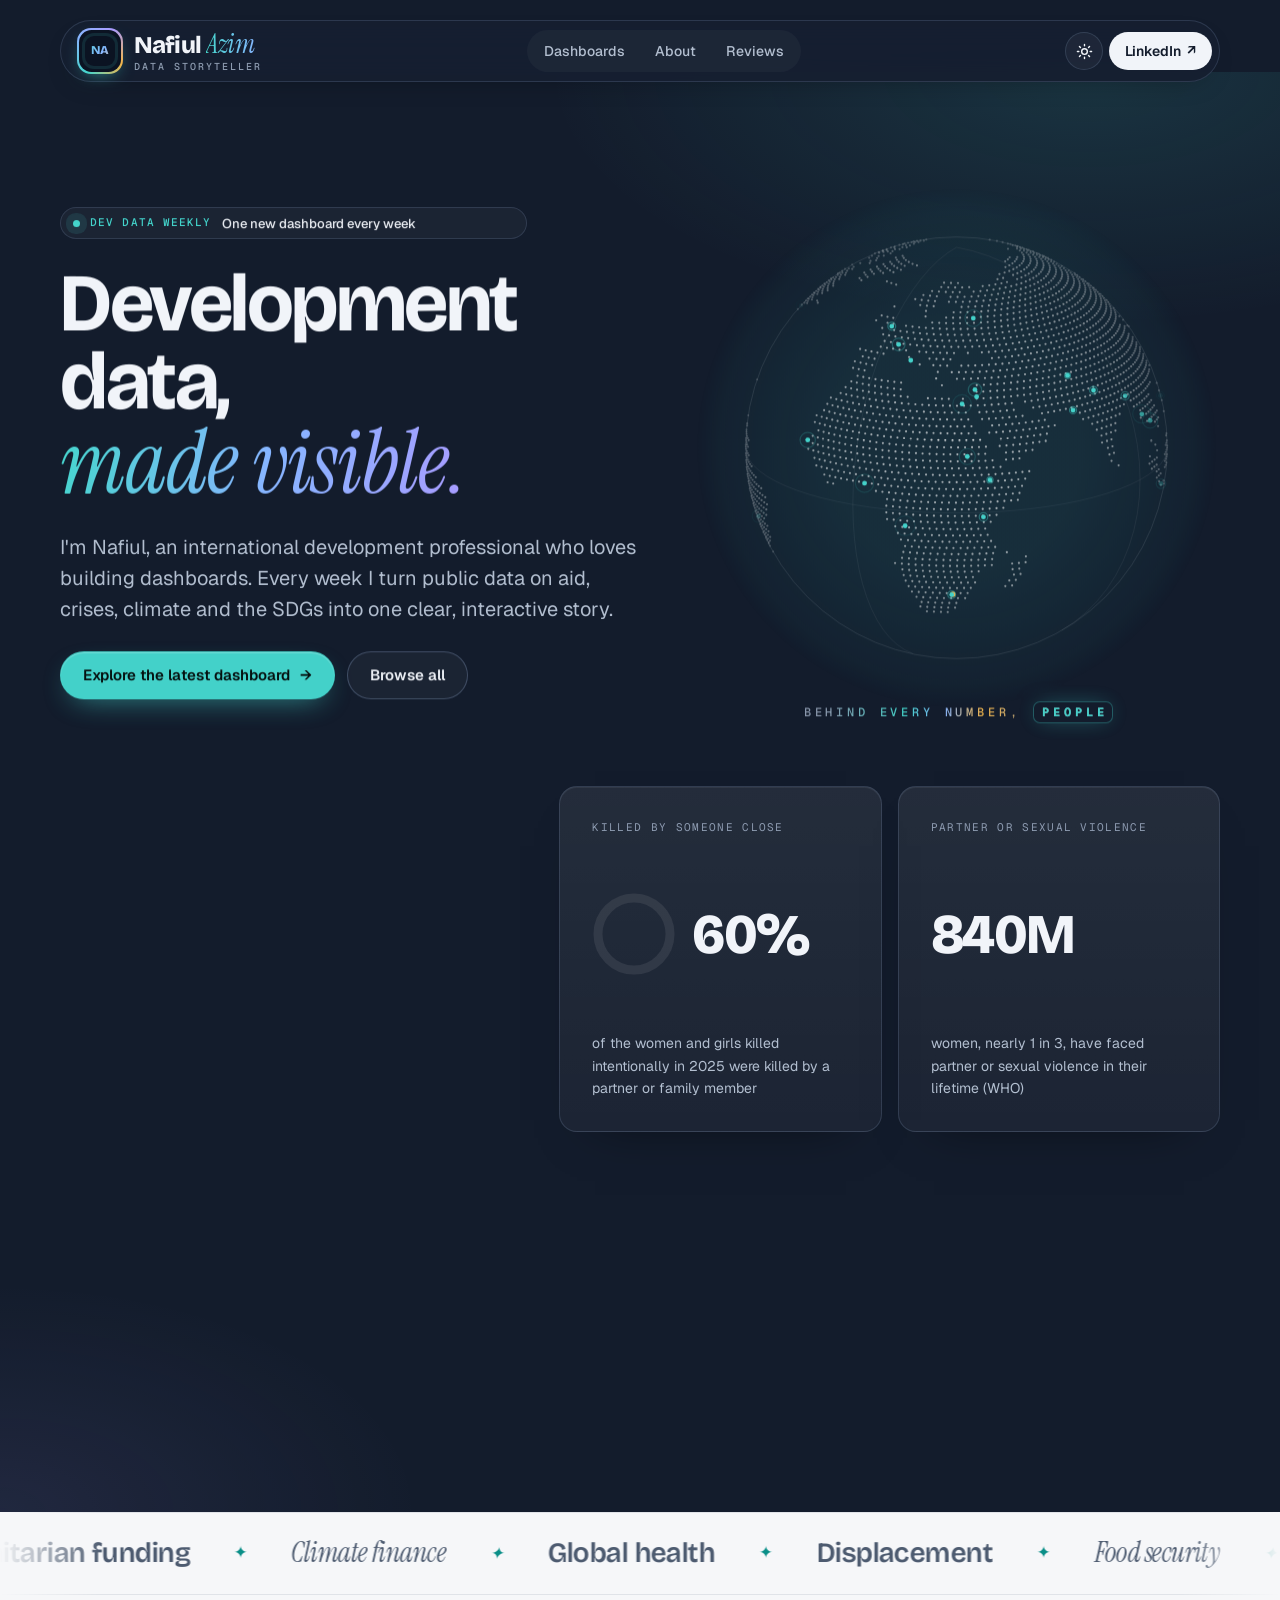
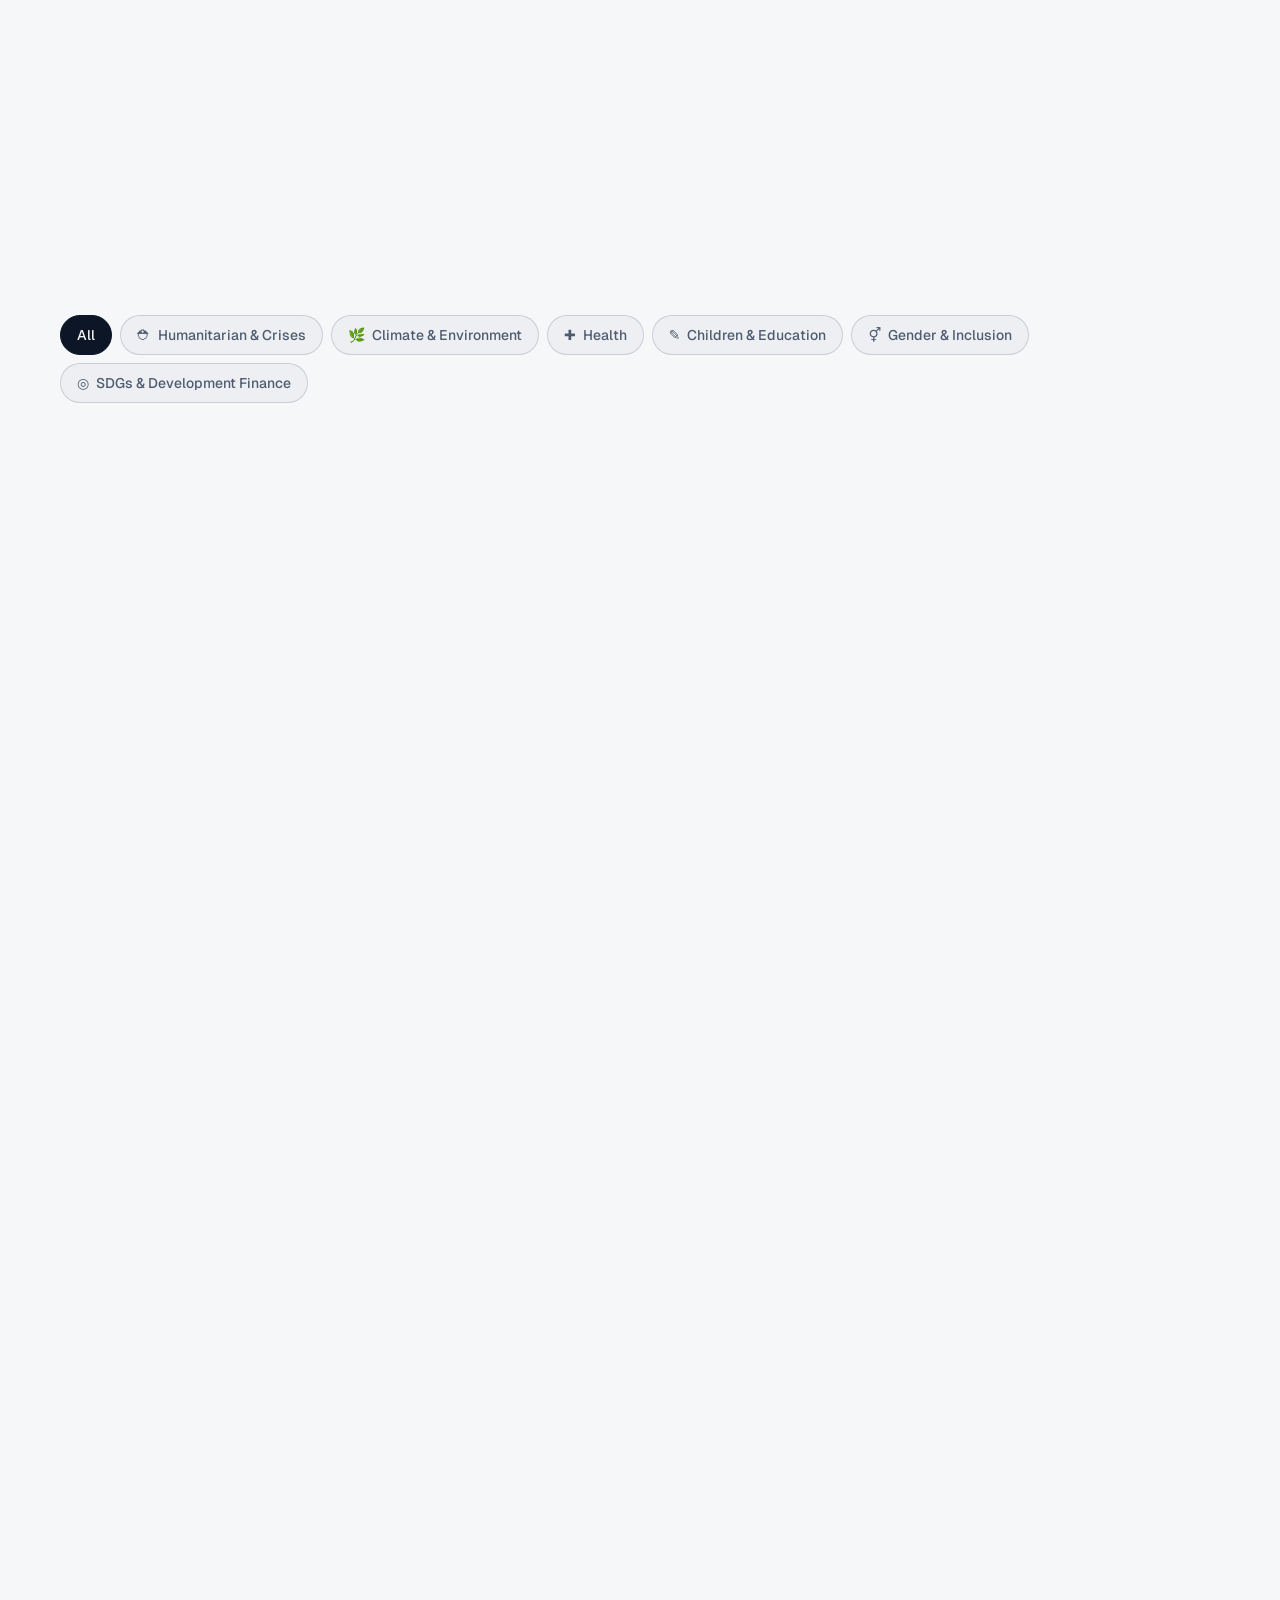
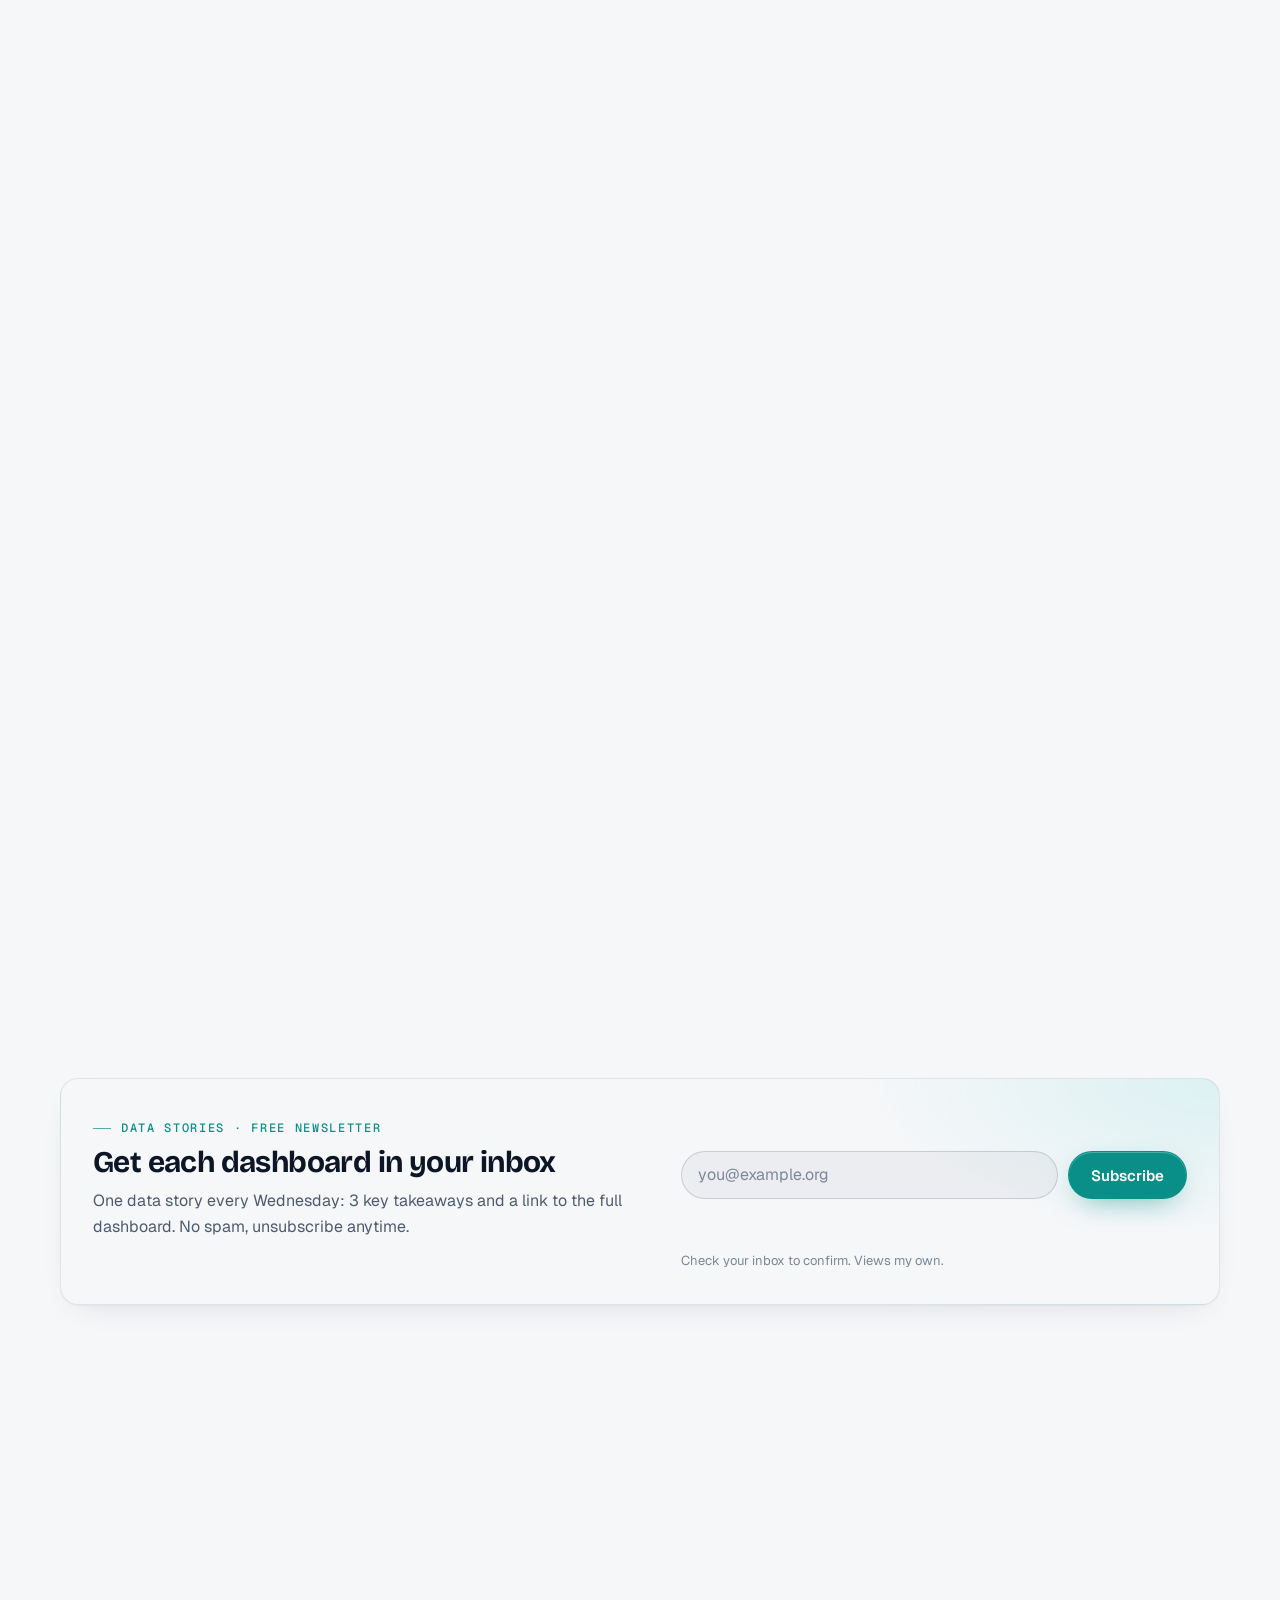
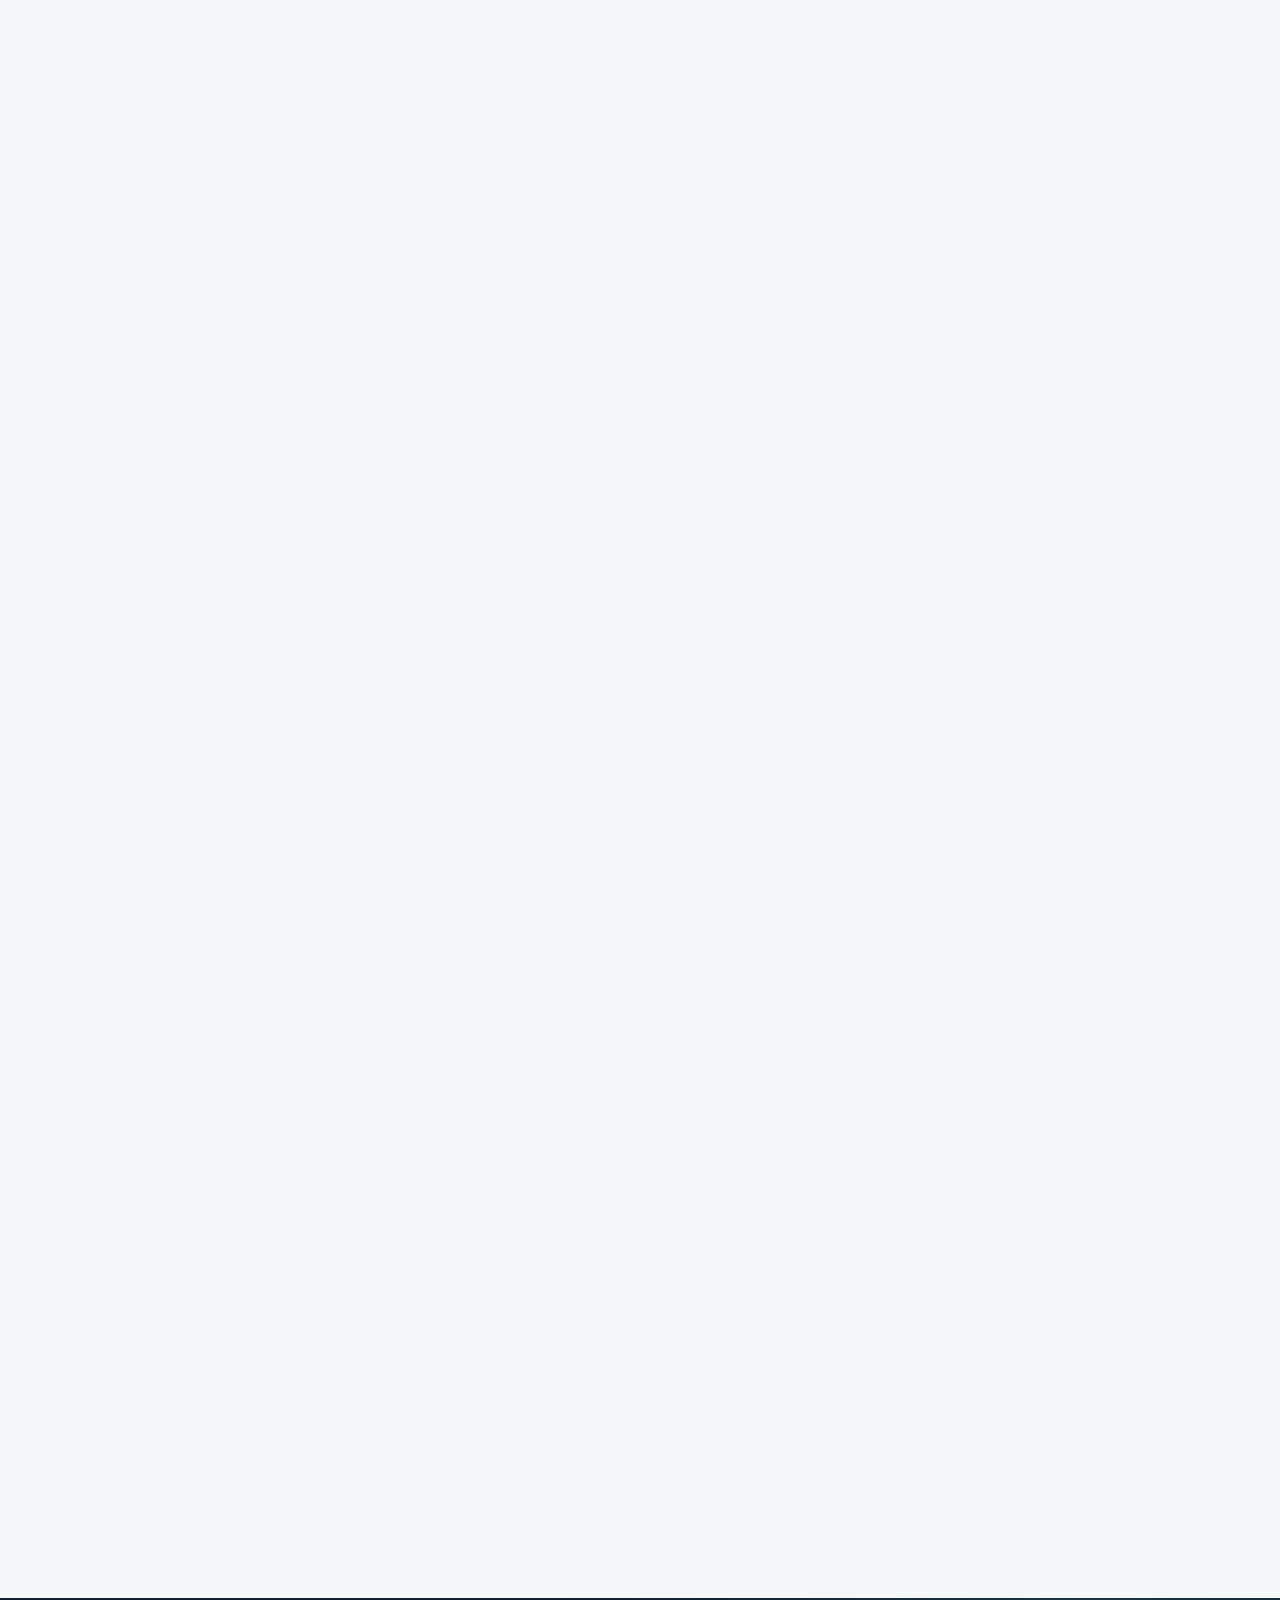
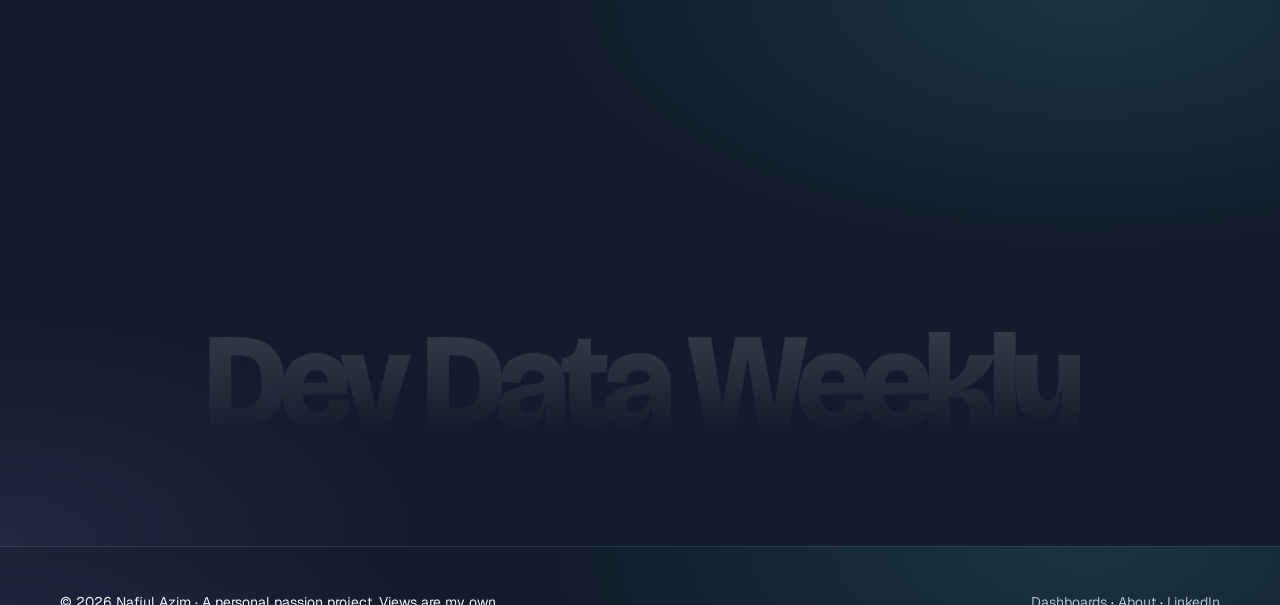
<file: devdataweekly/index.html>
<!doctype html><meta charset="utf-8"><meta http-equiv="refresh" content="0; url=/#dashboards"><title>Dev Data Weekly</title>
<link rel="icon" href="/favicon.ico?v=2" sizes="any">
<link rel="icon" href="/assets/icons/favicon.svg?v=2" type="image/svg+xml">
<link rel="icon" href="/assets/icons/favicon-32.png?v=2" type="image/png" sizes="32x32">
<link rel="apple-touch-icon" href="/assets/icons/apple-touch-icon.png?v=2">
<link rel="manifest" href="/site.webmanifest"><a href="/#dashboards">Dev Data Weekly issues</a>
</file>
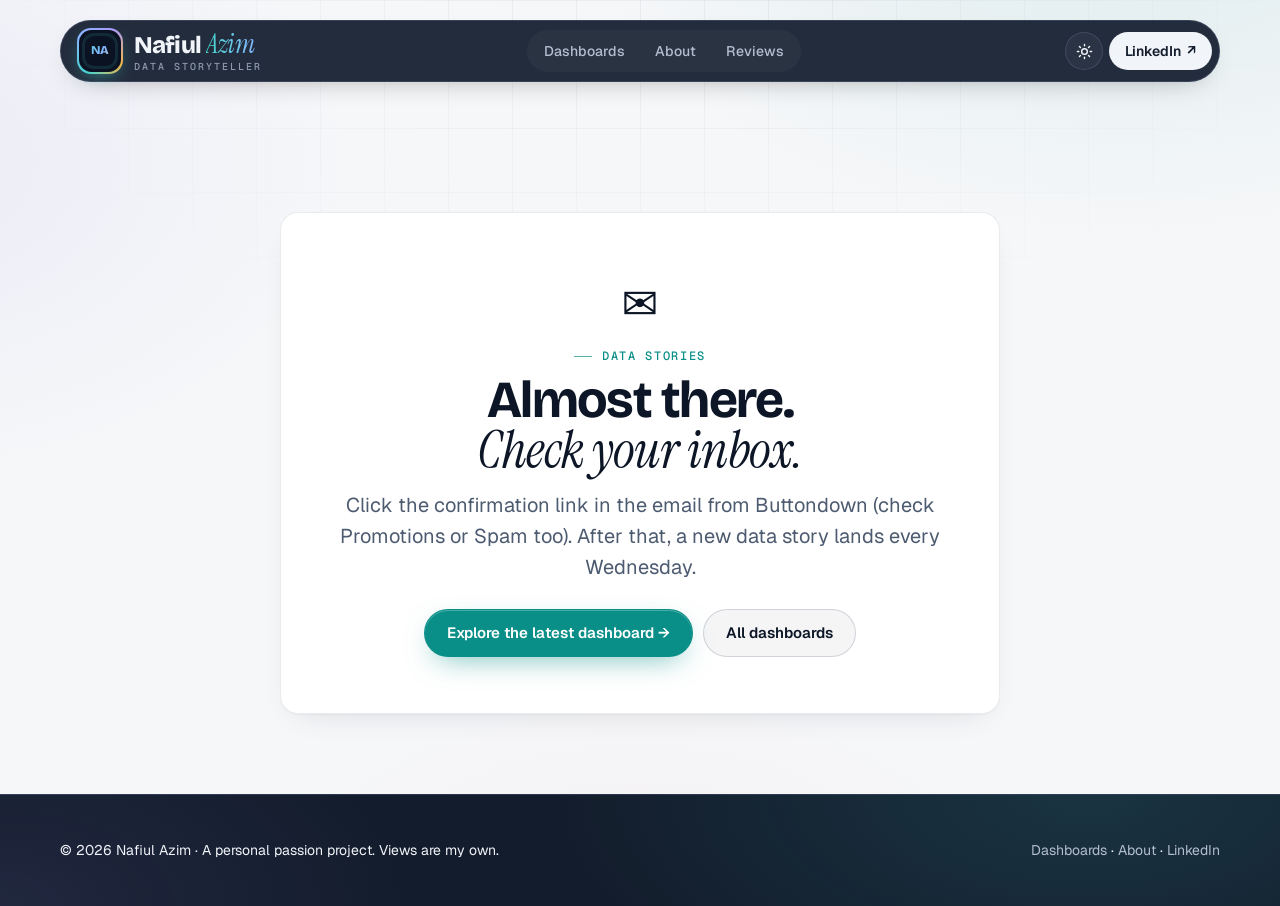
<file: subscribed/index.html>
<!doctype html>
<html lang="en">
<head>
<meta charset="utf-8">
<meta name="viewport" content="width=device-width,initial-scale=1,viewport-fit=cover">
<title>Almost there · Nafiul Azim</title>
<link rel="icon" href="/favicon.ico?v=2" sizes="any">
<link rel="icon" href="/assets/icons/favicon.svg?v=2" type="image/svg+xml">
<link rel="icon" href="/assets/icons/favicon-32.png?v=2" type="image/png" sizes="32x32">
<link rel="apple-touch-icon" href="/assets/icons/apple-touch-icon.png?v=2">
<link rel="manifest" href="/site.webmanifest">
<meta name="description" content="Confirm your subscription to Data Stories."><meta name="robots" content="noindex">
<meta property="og:title" content="Nafiul Azim · Development data, made visible">
<meta property="og:description" content="A passion project: one interactive dashboard every week on global development and humanitarian data.">
<meta property="og:type" content="website">
<meta property="og:url" content="https://nafiulazim.com/">
<link rel="canonical" href="https://nafiulazim.com/">
<meta property="og:site_name" content="Nafiul Azim · Dev Data Weekly">
<meta property="og:image" content="https://nafiulazim.com/assets/og-home.jpg">
<meta property="og:image:type" content="image/jpeg"><meta property="og:image:width" content="2400"><meta property="og:image:height" content="1260">
<meta property="og:image:alt" content="Dev Data Weekly by Nafiul Azim: development data, made visible.">
<meta name="author" content="Nafiul Azim">
<meta name="twitter:card" content="summary_large_image">
<meta name="twitter:title" content="Nafiul Azim · Development data, made visible">
<meta name="twitter:description" content="One interactive dashboard every week on global development and humanitarian data.">
<meta name="twitter:image" content="https://nafiulazim.com/assets/og-home.jpg">
<meta name="theme-color" content="#131c2c">
<script>(function(){var t=null;try{t=localStorage.getItem("theme")}catch(e){}document.documentElement.setAttribute("data-theme",t==="dark"?"dark":"light")})()</script>
<link rel="preconnect" href="https://fonts.googleapis.com"><link rel="preconnect" href="https://fonts.gstatic.com" crossorigin>
<link rel="stylesheet" href="https://fonts.googleapis.com/css2?family=Bricolage+Grotesque:opsz,wght@12..96,500;12..96,700;12..96,800&family=Geist:wght@400;500;600;700&family=Geist+Mono:wght@400;500&family=Instrument+Serif:ital@0;1&display=swap">
<link rel="stylesheet" href="/assets/site.css?v=30">
<style>
/* ---------- hero ---------- */
.hero{position:relative;padding-block:clamp(56px,9vw,112px) clamp(40px,6vw,72px)}
#net{position:absolute;inset:0;width:100%;height:100%;z-index:-1;opacity:.5;mask-image:linear-gradient(180deg,#000 40%,transparent);-webkit-mask-image:linear-gradient(180deg,#000 40%,transparent)}
.hero-copy{display:grid;gap:26px;max-width:900px}
.hero h1 .w{display:inline-block;overflow:hidden;vertical-align:top;padding-bottom:.08em;margin-bottom:-.08em}
.hero h1 .w>span{display:inline-block}
.js .hero h1 .w>span{transform:translateY(110%);animation:rise 1.1s var(--ease) forwards;animation-delay:calc(var(--i) * 70ms + 100ms)}
@keyframes rise{to{transform:none}}
.hero h1 .serif{font-size:1.08em;padding-right:.04em}
.js .hero .fade{opacity:0;animation:fadeup .9s var(--ease) forwards;animation-delay:.65s}
.js .hero .fade.f2{animation-delay:.8s}
@keyframes fadeup{from{opacity:0;transform:translateY(14px)}to{opacity:1;transform:none}}
.hero-actions{display:flex;flex-wrap:wrap;gap:12px}
.hero-top{display:grid;grid-template-columns:minmax(0,1.05fr) minmax(0,.95fr);gap:clamp(24px,4vw,56px);align-items:center}
.globe-wrap{margin:0;position:relative;display:grid;gap:10px;justify-items:center}
#globe{width:100%;max-width:560px;aspect-ratio:1}
.globe-wrap figcaption{justify-self:center;text-align:center;font-family:var(--mono);font-size:12px;font-weight:500;letter-spacing:.32em;text-transform:uppercase;margin-top:-18px;padding-left:.32em;
  background:linear-gradient(90deg,var(--dim) 0%,var(--dim) 35%,var(--teal) 45%,var(--sky) 50%,var(--amber) 55%,var(--dim) 65%,var(--dim) 100%);background-size:250% 100%;
  -webkit-background-clip:text;background-clip:text;color:transparent;animation:shimmer 4.5s linear infinite}
.globe-wrap figcaption b{font-weight:700;color:var(--teal);-webkit-text-fill-color:var(--teal);padding:3px 6px 3px 9px;margin-left:2px;border-radius:7px;
  box-shadow:inset 0 0 0 1px rgba(var(--accent-rgb),.35),0 0 22px -6px rgba(var(--accent-rgb),.55);
  background:linear-gradient(90deg,rgba(var(--accent-rgb),.22),rgba(var(--accent-rgb),.12)) no-repeat 0 0/0% 100%;animation:hl 1.1s var(--ease) 1s forwards,glow 3.2s ease-in-out 2.2s infinite}
@keyframes hl{to{background-size:100% 100%}}
@keyframes glow{50%{box-shadow:inset 0 0 0 1px rgba(var(--accent-rgb),.6),0 0 30px -4px rgba(var(--accent-rgb),.75)}}
@media (prefers-reduced-motion:reduce){.globe-wrap figcaption b{background-size:100% 100%}}
@keyframes shimmer{from{background-position:100% 0}to{background-position:-150% 0}}
.ticker-pill{gap:10px;padding:6px 14px 6px 12px}
.tk-label{font-family:var(--mono);font-size:11px;letter-spacing:.1em;text-transform:uppercase;color:var(--teal)}
.ticker{position:relative;display:inline-grid;min-width:min(290px,52vw);height:1.4em;overflow:hidden;color:var(--fg);font-weight:500}
.ticker span{grid-area:1/1;white-space:nowrap;transform:translateY(110%);opacity:0;transition:transform .6s var(--ease),opacity .6s}
.ticker span.on{transform:none;opacity:1}
.ticker span.out{transform:translateY(-110%);opacity:0}
.hero-top h1{font-size:clamp(44px,6.4vw,88px)}
@media (max-width:980px){.hero-top{grid-template-columns:1fr}#globe{max-width:440px}}
@media (max-width:480px){.tk-label{display:none}}

.stamp{display:flex;flex-wrap:wrap;gap:8px}

/* ---------- bento ---------- */
.bento{display:grid;grid-template-columns:1.5fr 1fr 1fr;grid-template-rows:auto auto;gap:16px;margin-top:clamp(40px,6vw,64px)}
.b-main{grid-row:span 2;display:grid;gap:18px;text-decoration:none;transition:transform .45s var(--ease),border-color .3s}
.b-main:hover{transform:translateY(-4px);border-color:rgba(var(--accent-rgb),.45)}
.b-top{display:flex;justify-content:space-between;align-items:center;gap:10px;flex-wrap:wrap}
.b-live{display:inline-flex;align-items:center;gap:8px;font-family:var(--mono);font-size:12px;letter-spacing:.08em;color:var(--teal);text-transform:uppercase}
.b-live .dot{width:7px;height:7px;border-radius:50%;background:var(--teal);animation:ping 2.2s infinite}
.b-cat{font-size:12px;color:var(--muted);border:1px solid var(--line);border-radius:999px;padding:3px 10px}
.b-title{font-family:var(--display);font-size:clamp(26px,3vw,36px);font-weight:700;letter-spacing:-.03em;line-height:1.05}
.b-title em{font-family:var(--serif);font-weight:400;color:var(--coral)}
.dots{display:grid;grid-template-columns:repeat(24,1fr);gap:4px}
.dots i{aspect-ratio:1;border-radius:50%;background:rgba(var(--w),.08)}
.dots i.p{background:var(--teal)}.dots i.t{background:var(--amber)}.dots i.n{background:var(--coral);opacity:.55}
.js .dots i{transform:scale(0);transition:transform .5s var(--spring)}
.js .dots.in i{transform:scale(1)}
.legend{display:flex;flex-wrap:wrap;gap:6px 16px;font-size:13px;color:var(--muted)}
.legend span{display:inline-flex;align-items:center;gap:7px}
.legend i{width:9px;height:9px;border-radius:50%}
.b-foot{display:flex;justify-content:space-between;align-items:center;gap:10px;flex-wrap:wrap;padding-top:14px;border-top:1px solid var(--line)}
.b-go{font-weight:600;font-size:14px;color:var(--teal);display:inline-flex;gap:8px;align-items:center}
.b-main:hover .b-go span{transform:translateX(4px)}
.b-go span{transition:transform .3s var(--ease)}

.acc-green{--a:#2f8a3e;--a-rgb:47,138,62}
@media (prefers-color-scheme:dark){:root:not([data-theme="light"]) .acc-green{--a:#6fd685;--a-rgb:111,214,133}}
:root[data-theme="dark"] .acc-green{--a:#6fd685;--a-rgb:111,214,133}
.acc-coral{--a:var(--coral);--a-rgb:255,110,90}
.b-main .b-title em{color:var(--a,var(--coral))}
.b-main .b-cat{border-color:rgba(var(--a-rgb,0,0,0),.4);color:var(--a,var(--muted))}
.mini{width:100%;height:auto;display:block}
.mini text{font-family:var(--mono);font-size:10px;fill:var(--dim)}
.card .thumb svg{width:100%;height:100%}
.card .thumb svg text{font-family:var(--mono);font-size:10px;fill:var(--dim)}
.tile{display:grid;gap:10px;align-content:space-between;min-height:200px}
.tile .k{font-family:var(--mono);font-size:11px;letter-spacing:.12em;text-transform:uppercase;color:var(--dim)}
.tile .big{font-family:var(--display);font-size:clamp(40px,4.4vw,56px);font-weight:800;letter-spacing:-.04em;line-height:.95;font-variant-numeric:tabular-nums}
.tile p{margin:0;color:var(--muted);font-size:14px}
.ring{display:flex;align-items:center;gap:16px}
.ring svg{width:84px;height:84px;flex:none;transform:rotate(-90deg)}
.ring circle{fill:none;stroke-width:9}
.ring .bg{stroke:rgba(var(--w),.08)}
.ring .fg{stroke:var(--teal);stroke-linecap:round;stroke-dasharray:226.2;stroke-dashoffset:226.2;transition:stroke-dashoffset 1.8s var(--ease) .3s}
.ring.in .fg{stroke-dashoffset:123}
.count{display:flex;gap:10px}
.count div{display:grid;gap:2px;text-align:center;min-width:54px;padding:10px 6px;border-radius:12px;background:rgba(var(--w),.04);border:1px solid var(--line)}
.count b{font-family:var(--mono);font-size:26px;font-weight:500;font-variant-numeric:tabular-nums;line-height:1}
.count small{font-size:11px;color:var(--dim);text-transform:uppercase;letter-spacing:.08em}
.t-next{grid-column:span 2}
.t-next .row{display:flex;justify-content:space-between;align-items:flex-end;gap:16px;flex-wrap:wrap}
.t-next h3{font-size:22px;max-width:22ch}
@media (max-width:980px){.bento{grid-template-columns:1fr 1fr}.b-main{grid-column:span 2;grid-row:auto}.t-next{grid-column:span 2}}
@media (max-width:600px){.bento{grid-template-columns:1fr}.b-main,.t-next{grid-column:auto}.dots{grid-template-columns:repeat(16,1fr)}.tile{min-height:0}}

/* ---------- marquee ---------- */
.marquee{border-block:1px solid var(--line);overflow:hidden;padding-block:18px;mask-image:linear-gradient(90deg,transparent,#000 8%,#000 92%,transparent);-webkit-mask-image:linear-gradient(90deg,transparent,#000 8%,#000 92%,transparent)}
.marquee .track{display:flex;gap:44px;width:max-content;animation:scroll 42s linear infinite}
.marquee:hover .track{animation-play-state:paused}
.marquee span{font-family:var(--display);font-size:clamp(20px,2.4vw,28px);font-weight:600;letter-spacing:-.02em;color:var(--muted);white-space:nowrap;display:inline-flex;align-items:center;gap:44px}
.marquee span::after{content:"✦";font-size:.6em;color:var(--teal)}
.marquee span:nth-child(3n+2){font-family:var(--serif);font-style:italic;font-weight:400}
@keyframes scroll{to{transform:translateX(-50%)}}

/* ---------- process ---------- */
.steps{display:grid;grid-template-columns:repeat(3,1fr);gap:16px;counter-reset:s}
.step{display:grid;gap:12px;align-content:start}
.step .n{font-family:var(--mono);font-size:12px;color:var(--teal);letter-spacing:.1em}
.step .ic{width:46px;height:46px;border-radius:14px;display:grid;place-items:center;background:rgba(var(--accent-rgb),.1);color:var(--teal);border:1px solid rgba(var(--accent-rgb),.25)}
.step .ic svg{width:22px;height:22px}
.step p{margin:0;color:var(--muted);font-size:15px}
@media (max-width:860px){.steps{grid-template-columns:1fr}}

/* ---------- dashboards ---------- */
.cards{display:grid;grid-template-columns:repeat(3,minmax(0,1fr));gap:16px}
.card{display:grid;gap:14px;align-content:start;text-decoration:none;overflow:hidden;transition:transform .45s var(--ease),border-color .3s}
.cards>.card:first-child{grid-column:1 / -1;grid-template-columns:minmax(0,1.25fr) minmax(0,1fr);grid-template-rows:auto auto auto 1fr;column-gap:clamp(20px,3vw,40px);align-items:start}
.cards>.card:first-child .thumb{grid-row:1 / span 5;align-self:stretch}
.cards>.card:first-child h3{font-size:clamp(24px,2.4vw,32px)}
.cards>.card:first-child .thumb{height:auto;min-height:220px;padding:22px}
a.card:hover{transform:translateY(-6px);border-color:rgba(var(--accent-rgb),.45)}
.card .thumb{height:170px;border-radius:12px;background:linear-gradient(180deg,rgba(var(--w),.03),rgba(var(--w),.0));border:1px solid var(--line);position:relative;overflow:hidden;display:flex;align-items:flex-end;gap:8px;padding:16px}
.card .thumb i{flex:1;border-radius:6px 6px 2px 2px;background:linear-gradient(180deg,var(--teal),rgba(var(--accent-rgb),.12));transform-origin:bottom;transition:transform .7s var(--spring)}
a.card:hover .thumb i:nth-child(odd){transform:scaleY(1.07)}
a.card:hover .thumb i:nth-child(even){transform:scaleY(.94)}
.card .meta{display:flex;justify-content:space-between;align-items:center;font-size:12px;gap:10px}
.tag{font-family:var(--mono);font-size:11px;letter-spacing:.08em;text-transform:uppercase;padding:4px 10px;border-radius:999px;border:1px solid var(--line);color:var(--muted)}
.tag.live{color:var(--teal);border-color:rgba(var(--accent-rgb),.4);background:rgba(var(--accent-rgb),.08)}
.card h3{font-size:22px}
.card p{margin:0;color:var(--muted);font-size:15px}
.card.soon{background:transparent;box-shadow:none;border-style:dashed}
.card.soon .thumb{background:repeating-linear-gradient(135deg,transparent 0 9px,rgba(var(--w),.04) 9px 18px);border-style:dashed}
.card .go{font-weight:600;font-size:14px;color:var(--teal)}
@media (max-width:900px){.cards{grid-template-columns:1fr 1fr}}
@media (max-width:700px){.cards{grid-template-columns:1fr}.cards>.card:first-child{grid-template-columns:1fr}.cards>.card:first-child .thumb{grid-row:auto;min-height:0}}

/* ---------- about ---------- */
.about{display:grid;grid-template-columns:1.1fr .9fr;gap:clamp(28px,6vw,80px);align-items:start}
.quote{font-family:var(--display);font-size:clamp(28px,3.6vw,44px);font-weight:600;letter-spacing:-.03em;line-height:1.12;margin:18px 0 26px}
.quote .serif{color:var(--teal)}
.about p{margin:0 0 16px;color:var(--muted);max-width:58ch}
.facts{display:grid;gap:14px}
.fact{display:grid;grid-template-columns:44px 1fr;gap:14px;align-items:start}
.fact .ic{width:44px;height:44px;border-radius:12px;display:grid;place-items:center;background:rgba(var(--w),.04);border:1px solid var(--line);color:var(--teal)}
.fact .ic svg{width:20px;height:20px}
.fact b{display:block;color:var(--fg);font-weight:600;margin-bottom:2px}
.fact span{color:var(--muted);font-size:15px}
.passion{border-color:rgba(242,181,74,.35);background:linear-gradient(160deg,rgba(242,181,74,.10),rgba(242,181,74,.02) 60%)}
.passion h3{color:var(--amber);margin-bottom:8px;display:flex;align-items:center;gap:10px}

/* ---------- reviews ---------- */
.rv-wrap{display:grid;grid-template-columns:1.15fr .85fr;gap:20px;align-items:start}

/* ---------- closing CTA ---------- */
.closing{padding-block:clamp(40px,7vw,90px) clamp(64px,9vw,110px)}
.cta-band{display:grid;grid-template-columns:1fr auto;gap:28px;align-items:center;overflow:hidden;
  background:radial-gradient(600px 300px at 100% 0%,rgba(var(--accent-rgb),.18),transparent 60%),radial-gradient(500px 300px at 0% 100%,rgba(169,155,255,.12),transparent 60%),var(--panel-bg)}
.cta-band h2{font-size:clamp(30px,4.2vw,52px)}
.cta-band .lede{margin-top:12px}
@media (max-width:760px){.cta-band{grid-template-columns:1fr}}
.wordmark{font-family:var(--display);font-weight:800;letter-spacing:-.06em;line-height:.8;font-size:clamp(28px,10.5vw,136px);text-align:center;white-space:nowrap;overflow:hidden;margin-top:clamp(40px,7vw,80px);
  background:linear-gradient(180deg,rgba(var(--w),.14),rgba(var(--w),0));-webkit-background-clip:text;background-clip:text;color:transparent;user-select:none}

@media (max-width:900px){.about,.rv-wrap{grid-template-columns:1fr}}
</style>
</head>
<body>
<div class="bg-glow"></div><div class="bg-grid"></div><div class="bg-grain"></div>

<nav class="nav gut" aria-label="Main">
  <div class="wrap">
    <a class="brand" href="/" aria-label="Nafiul Azim, home"><span class="mark" aria-hidden="true"><span><i>NA</i></span></span><span class="word"><b>Nafiul<em>Azim</em></b><small>Data Storyteller</small></span></a>
    <ul>
      <li><a href="/#dashboards">Dashboards</a></li>
      <li><a href="/#about">About</a></li>
      <li><a href="/#reviews">Reviews</a></li>
    </ul>
    <div class="nav-right"><button class="theme-btn" id="theme-btn" type="button" aria-label="Switch light or dark mode"><svg class="moon" viewBox="0 0 24 24" fill="none" stroke="currentColor" stroke-width="2" stroke-linecap="round" stroke-linejoin="round"><path d="M21 12.8A9 9 0 1 1 11.2 3a7 7 0 0 0 9.8 9.8z"/></svg><svg class="sun" viewBox="0 0 24 24" fill="none" stroke="currentColor" stroke-width="2" stroke-linecap="round"><circle cx="12" cy="12" r="4"/><path d="M12 2v2M12 20v2M4.9 4.9l1.4 1.4M17.7 17.7l1.4 1.4M2 12h2M20 12h2M4.9 19.1l1.4-1.4M17.7 6.3l1.4-1.4"/></svg></button><a class="cta" href="https://www.linkedin.com/in/nafiulazimsiam/" target="_blank" rel="noopener">LinkedIn <span aria-hidden="true">↗</span></a></div>
  </div>
</nav>
<main class="gut" style="min-height:70vh;display:grid;place-items:center;padding-block:140px 80px">
<div class="wrap" style="max-width:720px;text-align:center">
<div class="panel plain" style="padding:clamp(28px,5vw,56px)">
<div style="font-size:44px" aria-hidden="true">✉</div>
<span class="eyebrow">Data Stories</span>
<h1 style="font-size:clamp(32px,5vw,52px);margin:10px 0 14px">Almost there. <span class="serif">Check your inbox.</span></h1>
<p class="lede" style="margin-inline:auto">Click the confirmation link in the email from Buttondown (check Promotions or Spam too). After that, a new data story lands every Wednesday.</p>
<div style="display:flex;gap:10px;justify-content:center;flex-wrap:wrap;margin-top:26px">
<a class="btn btn-primary" href="/devdataweekly/issues/2026-11-04-climate-finance/" id="latest">Explore the latest dashboard →</a>
<a class="btn btn-ghost" href="/#dashboards">All dashboards</a></div>
</div></div></main>
<footer class="site gut">
  <div class="wrap">
    <span>© <span data-year>2026</span> Nafiul Azim · A personal passion project. Views are my own.</span>
    <span><a href="#dashboards">Dashboards</a> · <a href="#about">About</a> · <a href="https://www.linkedin.com/in/nafiulazimsiam/" target="_blank" rel="noopener">LinkedIn</a></span>
  </div>
</footer>
<script src="/assets/site.js?v=23"></script>
<script src="/assets/dashboards.js?v=12"></script>
<!-- Cloudflare Web Analytics --><script defer src='https://static.cloudflareinsights.com/beacon.min.js' data-cf-beacon='{"token": "a7acc8f8b42e497d93aefe9a032dd3d8"}'></script><!-- End Cloudflare Web Analytics -->
</body>
</html>
</file>
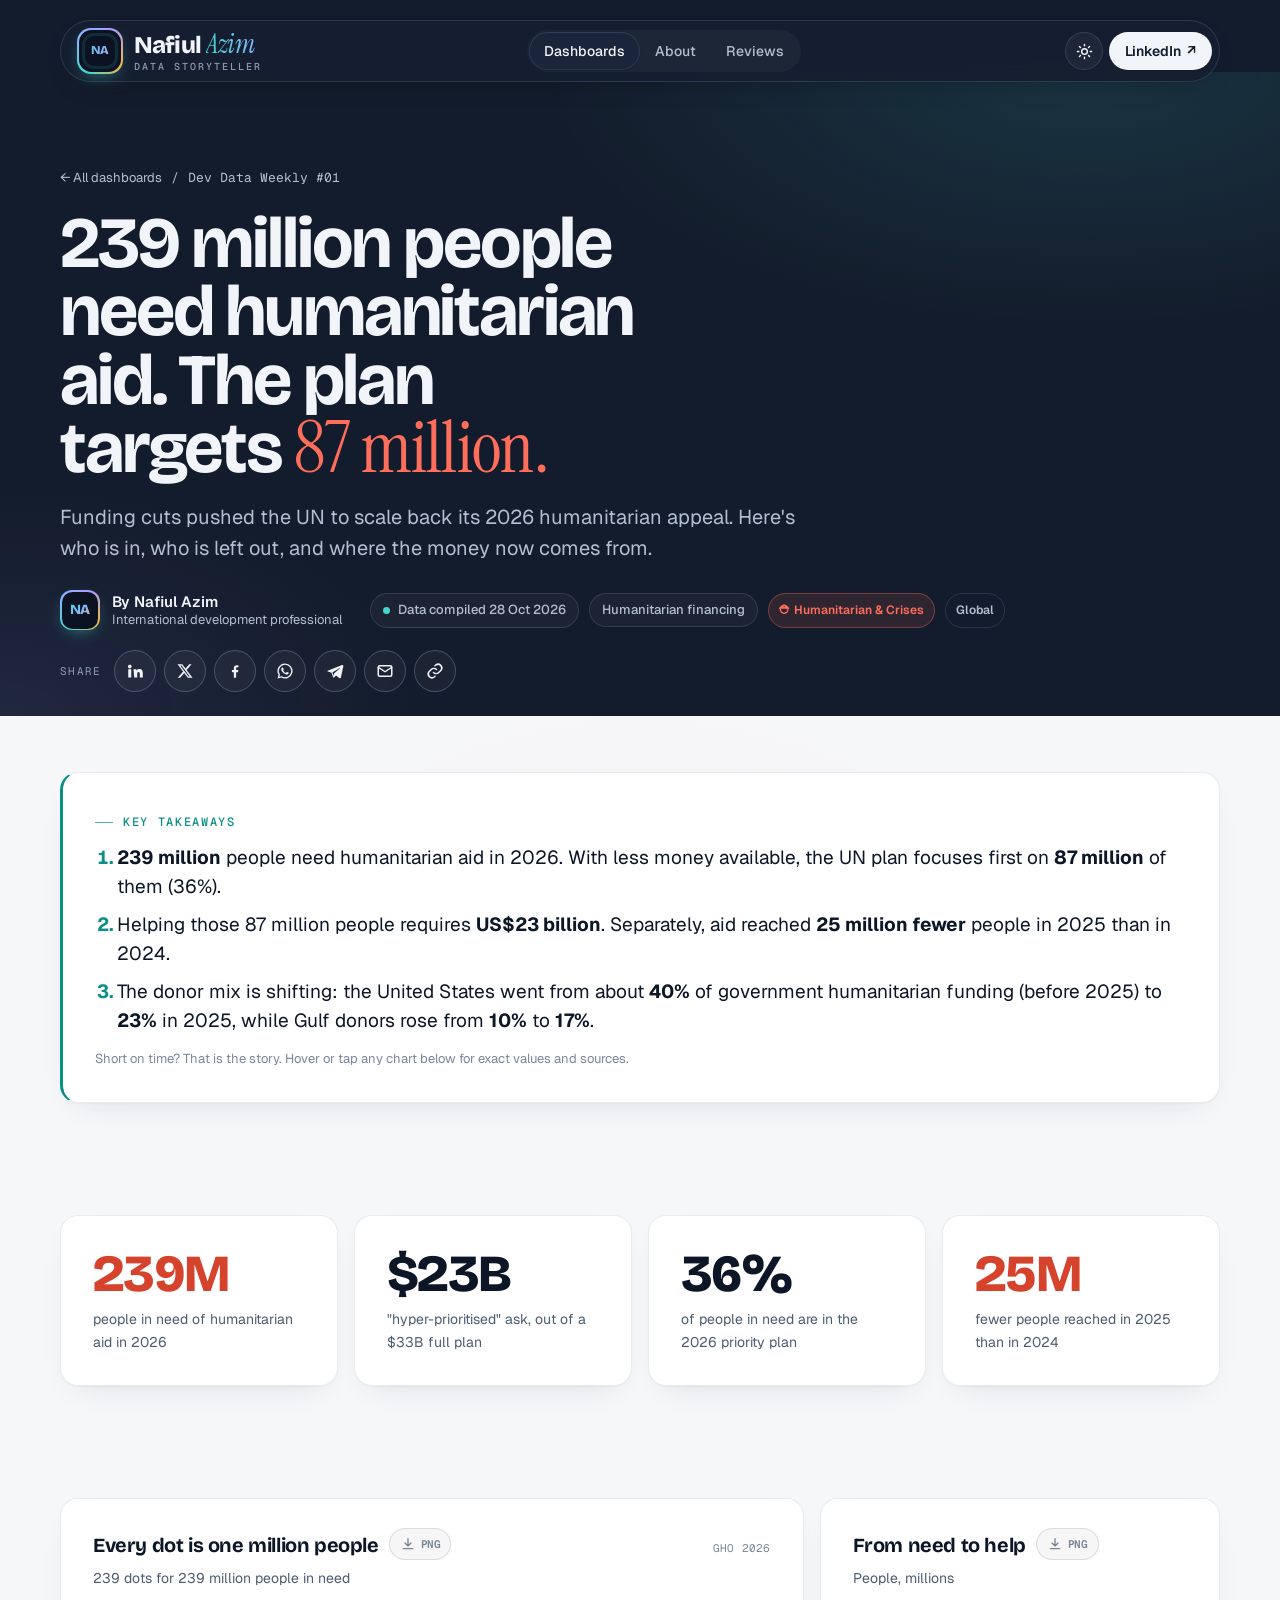
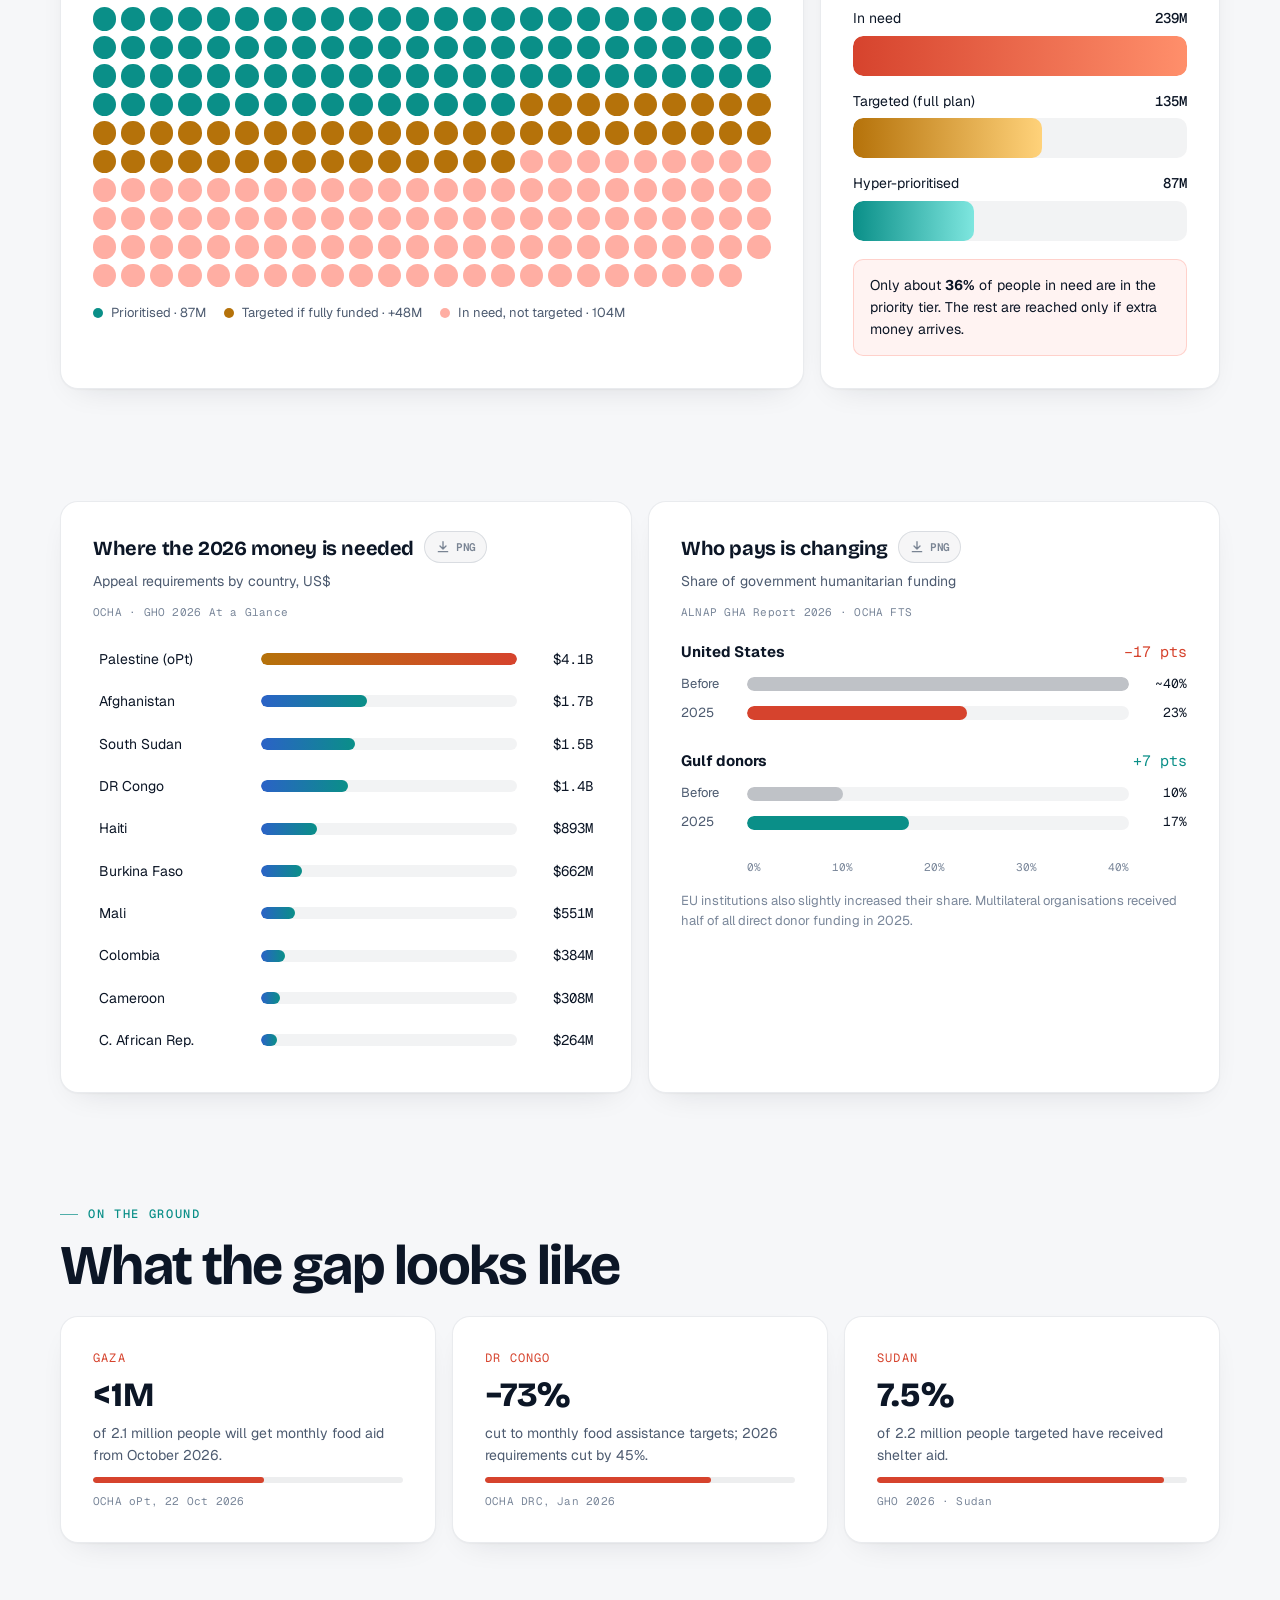
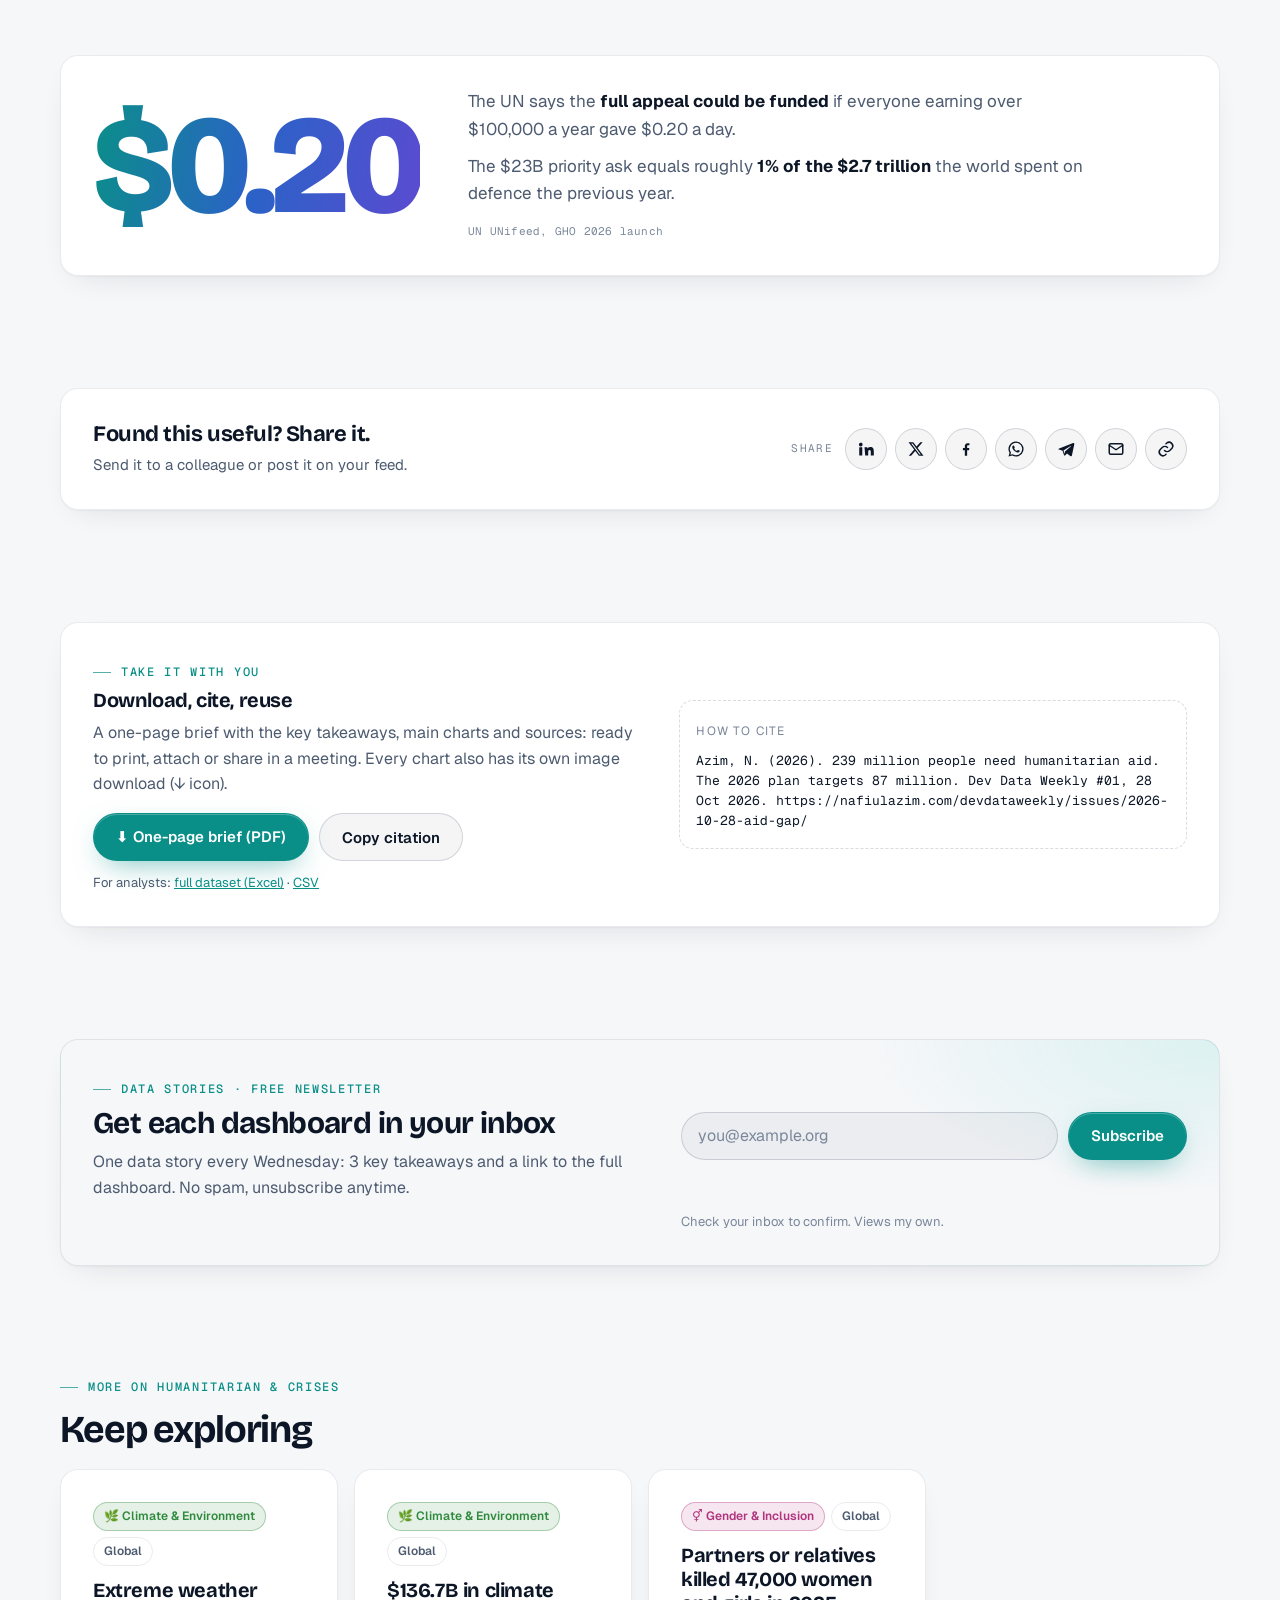
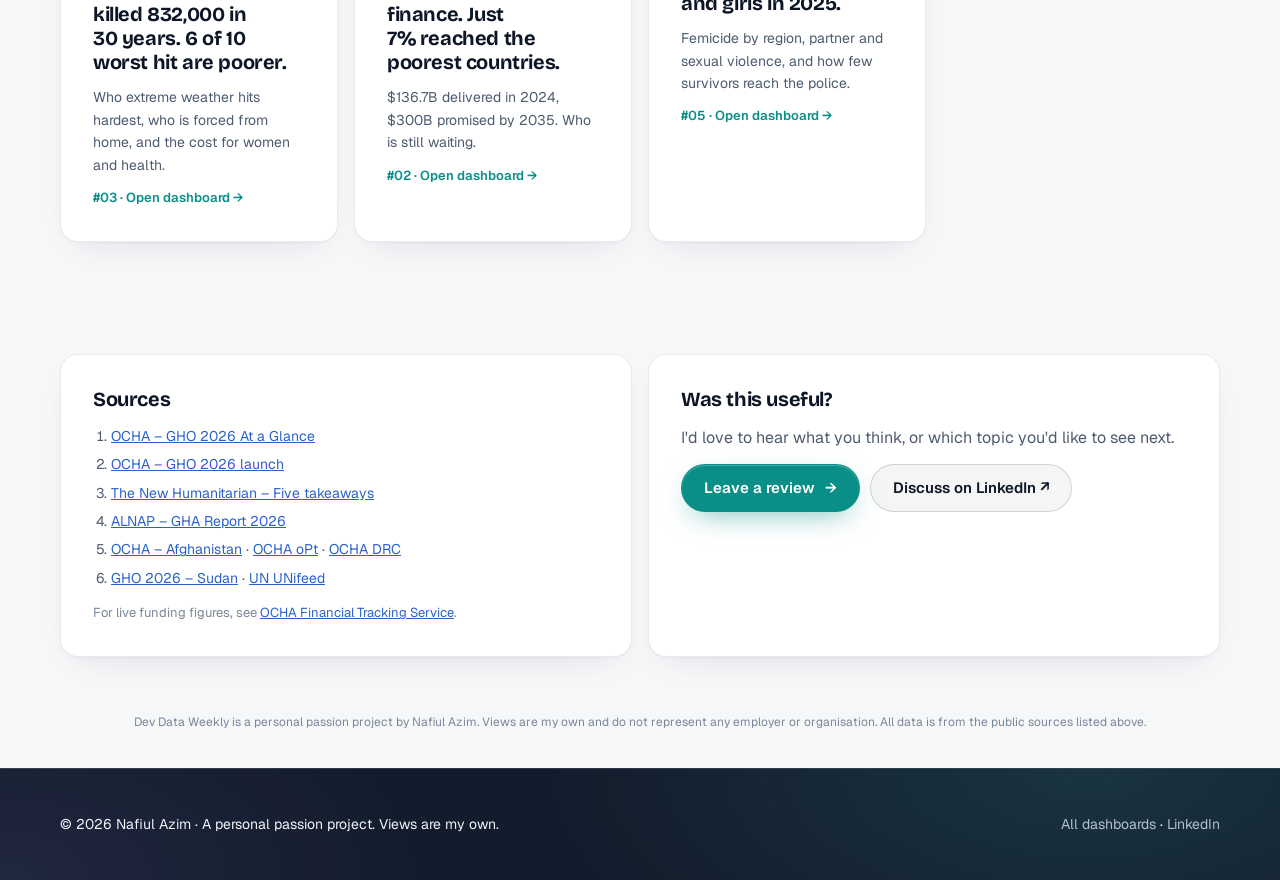
<file: devdataweekly/issues/2026-10-28-aid-gap/index.html>
<!doctype html>
<html lang="en">
<head>
<meta charset="utf-8">
<meta name="viewport" content="width=device-width,initial-scale=1,viewport-fit=cover">
<title>239M need humanitarian aid, the plan targets 87M · Nafiul Azim</title>
<link rel="icon" href="/favicon.ico?v=2" sizes="any">
<link rel="icon" href="/assets/icons/favicon.svg?v=2" type="image/svg+xml">
<link rel="icon" href="/assets/icons/favicon-32.png?v=2" type="image/png" sizes="32x32">
<link rel="apple-touch-icon" href="/assets/icons/apple-touch-icon.png?v=2">
<link rel="manifest" href="/site.webmanifest">
<meta name="description" content="239 million people need humanitarian aid in 2026. The UN's priority plan targets 87 million. An interactive dashboard.">
<meta property="og:title" content="239 million people need humanitarian aid. The 2026 plan targets 87 million.">
<meta property="og:description" content="239 million people need aid in 2026. The priority plan targets 87 million. Dev Data Weekly #01.">
<meta property="og:url" content="https://nafiulazim.com/devdataweekly/issues/2026-10-28-aid-gap/">
<link rel="canonical" href="https://nafiulazim.com/devdataweekly/issues/2026-10-28-aid-gap/">
<meta property="og:type" content="article">
<meta property="og:site_name" content="Nafiul Azim · Dev Data Weekly">
<meta property="og:image" content="https://nafiulazim.com/devdataweekly/issues/2026-10-28-aid-gap/og-v2.jpg">
<meta property="og:image:type" content="image/jpeg"><meta property="og:image:width" content="2400"><meta property="og:image:height" content="1260">
<meta property="og:image:alt" content="Dot chart: 239 million people need humanitarian aid in 2026; the UN priority plan targets 87 million.">
<meta property="article:author" content="Nafiul Azim">
<meta name="author" content="Nafiul Azim">
<meta name="twitter:card" content="summary_large_image">
<meta name="twitter:title" content="239 million people need humanitarian aid. The 2026 plan targets 87 million.">
<meta name="twitter:description" content="An interactive dashboard on the 2026 humanitarian funding gap. Dev Data Weekly #01 by Nafiul Azim.">
<meta name="twitter:image" content="https://nafiulazim.com/devdataweekly/issues/2026-10-28-aid-gap/og-v2.jpg">
<meta name="theme-color" content="#131c2c">
<script>(function(){var t=null;try{t=localStorage.getItem("theme")}catch(e){}document.documentElement.setAttribute("data-theme",t==="dark"?"dark":"light")})()</script>

<link rel="preconnect" href="https://fonts.googleapis.com"><link rel="preconnect" href="https://fonts.gstatic.com" crossorigin>
<link rel="stylesheet" href="https://fonts.googleapis.com/css2?family=Bricolage+Grotesque:opsz,wght@12..96,500;12..96,700;12..96,800&family=Geist:wght@400;500;600;700&family=Geist+Mono:wght@400;500&family=Instrument+Serif:ital@0;1&display=swap">
<link rel="stylesheet" href="/assets/site.css?v=30">
<style>
.d-hero{padding-block:clamp(48px,8vw,96px) 24px}
.d-hero .wrap{display:grid;gap:20px}
.crumbs{display:flex;flex-wrap:wrap;gap:10px;align-items:center;font-size:13px;color:var(--muted)}
.crumbs a{text-decoration:none;color:var(--muted)} .crumbs a:hover{color:var(--teal)}
.d-hero h1{font-size:clamp(36px,6vw,72px);max-width:16ch}
.d-hero h1 em{font-style:normal;color:var(--coral)}
.metaline{display:flex;flex-wrap:wrap;gap:10px}
.hero-meta{display:flex;flex-wrap:wrap;align-items:center;gap:16px 28px;padding-top:6px}
section.tight{padding-block:clamp(28px,5vw,56px)}

.kpis{display:grid;grid-template-columns:repeat(4,1fr);gap:16px}
.kpi{display:grid;gap:8px;align-content:start}
.kpi b{font-family:var(--display);font-size:clamp(34px,4.5vw,52px);font-weight:800;line-height:1;font-variant-numeric:tabular-nums;letter-spacing:-.03em}
.kpi span{color:var(--muted);font-size:14px}
.kpi.hot b{color:var(--coral)} .kpi.cool b{color:var(--teal)}
.kpi::after{content:"";position:absolute;left:24px;right:24px;bottom:0;height:2px;border-radius:2px;background:currentColor;opacity:.0}
@media (max-width:900px){.kpis{grid-template-columns:repeat(2,1fr)}}
@media (max-width:460px){.kpis{grid-template-columns:1fr}}

.grid2{display:grid;grid-template-columns:1fr 1fr;gap:16px}
.grid-wide{display:grid;grid-template-columns:1.3fr .7fr;gap:16px}
@media (max-width:900px){.grid2,.grid-wide{grid-template-columns:1fr}}
.ph{display:flex;justify-content:space-between;gap:12px;flex-wrap:wrap;align-items:baseline;margin-bottom:18px}
.ph p{margin:4px 0 0;color:var(--muted);font-size:14px}

/* 239 dots: one dot = one million people */
.dots{display:grid;grid-template-columns:repeat(24,1fr);gap:5px}
@media (max-width:560px){.dots{grid-template-columns:repeat(16,1fr);gap:4px}}
.dots i{aspect-ratio:1;border-radius:50%;background:rgba(var(--w),.08);max-width:100%}
.dots i.p{background:var(--teal)} .dots i.t{background:var(--amber)} .dots i.n{background:rgba(255,107,87,.55)}
.js [data-anim].dots i{transform:scale(0);transition:transform .5s var(--ease)}
.js [data-anim].dots.in i{transform:scale(1)}
.legend{display:flex;flex-wrap:wrap;gap:8px 18px;margin-top:16px;font-size:13px;color:var(--muted)}
.legend span{display:flex;align-items:center;gap:8px}
.legend i{width:10px;height:10px;border-radius:50%;display:inline-block}

/* funnel */
.funnel{display:grid;gap:14px}
.fr{display:grid;gap:6px}
.fr .lab{display:flex;justify-content:space-between;font-size:14px}
.fr .lab b{font-family:var(--mono);font-weight:500}
.fr .tr{height:40px;border-radius:10px;background:rgba(var(--w),.05);overflow:hidden}
.fr .tr i{display:block;height:100%;border-radius:10px;transform-origin:left}
.js [data-anim] .tr i,.js [data-anim] .cb i,.js [data-anim] .seg{transform:scaleX(0);transition:transform 1.3s var(--ease)}
.js [data-anim].in .tr i,.js [data-anim].in .cb i,.js [data-anim].in .seg{transform:scaleX(1)}
.js [data-anim] .fr:nth-child(2) i{transition-delay:.15s}.js [data-anim] .fr:nth-child(3) i{transition-delay:.3s}
.callout{margin-top:18px;padding:14px 16px;border-radius:10px;background:rgba(255,107,87,.08);border:1px solid rgba(255,107,87,.25);font-size:14px;color:var(--fg)}

/* countries */
.cbars{display:grid;gap:4px}
.crow{display:grid;grid-template-columns:150px 1fr 64px;gap:12px;align-items:center;padding:8px 6px;border-radius:8px;font-size:14px;transition:background .2s}
.crow:hover{background:rgba(var(--w),.04)}
.crow .cb{height:12px;border-radius:99px;background:rgba(var(--w),.05);overflow:hidden}
.crow .cb i{display:block;height:100%;border-radius:99px;transform-origin:left;background:linear-gradient(90deg,var(--sky),var(--teal))}
.crow:first-child .cb i{background:linear-gradient(90deg,var(--amber),var(--coral))}
.crow .v{font-family:var(--mono);text-align:right;font-variant-numeric:tabular-nums}
@media (max-width:520px){.crow{grid-template-columns:110px 1fr 54px;gap:8px;font-size:13px}}

/* donor shift */
.shift{display:grid;gap:26px}
.donor{display:grid;gap:8px}
.sh-lab{display:flex;justify-content:space-between;gap:10px;font-size:15px;margin-bottom:2px}
.pair{display:grid;grid-template-columns:56px 1fr 48px;gap:10px;align-items:center;font-size:13px}
.pl{color:var(--muted)}
.pt{height:14px;border-radius:99px;background:rgba(var(--w),.05);overflow:hidden}
.pt .seg{display:block;height:100%;border-radius:99px;transform-origin:left}
.pv{font-family:var(--mono);text-align:right;font-variant-numeric:tabular-nums}
.axis{display:flex;justify-content:space-between;font-family:var(--mono);font-size:11px;color:var(--dim);margin:0 58px 0 66px}
/* ground */
.ground{display:grid;grid-template-columns:repeat(3,1fr);gap:16px}
@media (max-width:860px){.ground{grid-template-columns:1fr}}
@media (max-width:520px){.ground{grid-template-columns:1fr}}
.g{display:grid;gap:10px;align-content:start;transition:transform .35s var(--ease),border-color .35s}
.g:hover{transform:translateY(-4px);border-color:rgba(255,107,87,.4)}
.g .place{font-family:var(--mono);font-size:12px;letter-spacing:.1em;text-transform:uppercase;color:var(--coral)}
.g b{font-family:var(--display);font-size:34px;line-height:1;font-weight:800}
.g p{margin:0;color:var(--muted);font-size:14px}
.meter{height:6px;border-radius:99px;background:rgba(var(--w),.07);overflow:hidden}
.meter i{display:block;height:100%;background:var(--coral);border-radius:99px;transform-origin:left}
.js [data-anim] .meter i{transform:scaleX(0);transition:transform 1.4s .2s var(--ease)}
.js [data-anim].in .meter i{transform:scaleX(1)}

.persp{display:grid;grid-template-columns:auto 1fr;gap:clamp(20px,4vw,48px);align-items:center}
.persp .big{font-family:var(--display);font-size:clamp(64px,11vw,140px);font-weight:800;line-height:.9;letter-spacing:-.04em}
.persp p{margin:0 0 10px;color:var(--muted);max-width:56ch;font-size:17px}
.persp p strong{color:var(--fg)}
@media (max-width:700px){.persp{grid-template-columns:1fr}}

.sources ol{margin:0;padding-left:18px;color:var(--muted);font-size:14px;display:grid;gap:6px}
.sources a{color:var(--sky)}
.end{display:flex;flex-wrap:wrap;gap:16px;justify-content:space-between;align-items:center}
</style>
</head>
<body>
<div class="bg-glow"></div><div class="bg-grid"></div><div class="bg-grain"></div>

<nav class="nav gut" aria-label="Main">
  <div class="wrap">
    <a class="brand" href="/" aria-label="Nafiul Azim, home"><span class="mark" aria-hidden="true"><span><i>NA</i></span></span><span class="word"><b>Nafiul<em>Azim</em></b><small>Data Storyteller</small></span></a>
    <ul>
      <li><a href="/#dashboards" class="on">Dashboards</a></li>
      <li><a href="/#about">About</a></li>
      <li><a href="/#reviews">Reviews</a></li>
    </ul>
    <div class="nav-right"><button class="theme-btn" id="theme-btn" type="button" aria-label="Switch light or dark mode"><svg class="moon" viewBox="0 0 24 24" fill="none" stroke="currentColor" stroke-width="2" stroke-linecap="round" stroke-linejoin="round"><path d="M21 12.8A9 9 0 1 1 11.2 3a7 7 0 0 0 9.8 9.8z"/></svg><svg class="sun" viewBox="0 0 24 24" fill="none" stroke="currentColor" stroke-width="2" stroke-linecap="round"><circle cx="12" cy="12" r="4"/><path d="M12 2v2M12 20v2M4.9 4.9l1.4 1.4M17.7 17.7l1.4 1.4M2 12h2M20 12h2M4.9 19.1l1.4-1.4M17.7 6.3l1.4-1.4"/></svg></button><a class="cta" href="https://www.linkedin.com/in/nafiulazimsiam/" target="_blank" rel="noopener">LinkedIn <span aria-hidden="true">↗</span></a></div>
  </div>
</nav>

<header class="d-hero gut">
  <div class="wrap">
    <div class="crumbs reveal"><a href="/#dashboards">← All dashboards</a><span>/</span><span class="mono">Dev Data Weekly #01</span></div>
    <h1 class="reveal d1">239 million people need humanitarian aid. The plan targets <em class="serif">87 million.</em></h1>
    <p class="lede reveal d2">Funding cuts pushed the UN to scale back its 2026 humanitarian appeal. Here's who is in, who is left out, and where the money now comes from.</p>
    <div class="hero-meta reveal d3">
      <a class="byline" href="/#about"><span class="mark sm" aria-hidden="true"><span><i>NA</i></span></span><span class="who"><b>By Nafiul Azim</b><span>International development professional</span></span></a>
      <div class="metaline"><span class="pill"><span class="dot"></span>Data compiled 28 Oct 2026</span><span class="pill">Humanitarian financing</span><span class="ttag t-humanitarian">⛑ Humanitarian &amp; Crises</span><span class="rtag">Global</span></div>
    </div>
    <div class="reveal d3"><div class="share" data-share>
        <span class="share-l">Share</span>
        <a data-net="linkedin" href="#" aria-label="Share on LinkedIn"><svg viewBox="0 0 24 24" fill="currentColor" aria-hidden="true"><path d="M4.98 3.5A2.5 2.5 0 1 1 5 8.5a2.5 2.5 0 0 1-.02-5zM3 9.75h4v11H3zm7 0h3.8v1.6h.05c.53-1 1.83-2.05 3.77-2.05 4.03 0 4.78 2.6 4.78 6v5.45h-4v-4.83c0-1.15-.02-2.63-1.6-2.63-1.6 0-1.85 1.25-1.85 2.55v4.91h-4z"/></svg></a>
        <a data-net="x" href="#" aria-label="Share on X"><svg viewBox="0 0 24 24" fill="currentColor" aria-hidden="true"><path d="M17.75 3h3.07l-6.7 7.66L22 21h-6.17l-4.83-6.32L5.47 21H2.4l7.17-8.2L2 3h6.33l4.37 5.78zm-1.08 16.17h1.7L7.41 4.74H5.59z"/></svg></a>
        <a data-net="facebook" href="#" aria-label="Share on Facebook"><svg viewBox="0 0 24 24" fill="currentColor" aria-hidden="true"><path d="M13.5 21v-7.5h2.55l.38-3H13.5V8.6c0-.86.24-1.45 1.48-1.45h1.57V4.47A21 21 0 0 0 14.27 4.35c-2.27 0-3.82 1.38-3.82 3.92v2.23H7.9v3h2.55V21z"/></svg></a>
        <a data-net="whatsapp" href="#" aria-label="Share on WhatsApp"><svg viewBox="0 0 24 24" fill="currentColor" aria-hidden="true"><path d="M12 2a10 10 0 0 0-8.6 15.1L2 22l5.05-1.33A10 10 0 1 0 12 2zm0 18.2a8.2 8.2 0 0 1-4.2-1.15l-.3-.18-3 .78.8-2.92-.2-.3A8.2 8.2 0 1 1 12 20.2zm4.5-6.15c-.25-.12-1.46-.72-1.69-.8-.23-.08-.39-.12-.55.12-.17.25-.64.8-.78.97-.14.16-.29.18-.53.06-.25-.12-1.05-.39-2-1.23-.73-.66-1.23-1.47-1.38-1.72-.14-.25-.01-.38.11-.5.11-.11.25-.29.37-.43.13-.15.17-.25.25-.41.08-.17.04-.31-.02-.43-.06-.13-.55-1.33-.76-1.82-.2-.48-.4-.41-.55-.42h-.47a.9.9 0 0 0-.65.31c-.23.25-.86.84-.86 2.04s.88 2.37 1 2.53c.13.17 1.73 2.64 4.2 3.7.58.26 1.04.41 1.4.52.59.19 1.13.16 1.55.1.47-.07 1.46-.6 1.66-1.18.21-.58.21-1.07.15-1.18-.06-.1-.22-.17-.47-.29z"/></svg></a>
        <a data-net="telegram" href="#" aria-label="Share on Telegram"><svg viewBox="0 0 24 24" fill="currentColor" aria-hidden="true"><path d="M21.5 4.1 2.9 11.3c-1.27.5-1.26 1.22-.23 1.53l4.77 1.49 1.84 5.6c.22.62.11.86.76.86.5 0 .72-.23 1-.5l2.3-2.24 4.79 3.54c.88.49 1.52.24 1.74-.82l3.14-14.8c.32-1.3-.5-1.88-1.5-1.86zM8.6 14.1l9.5-6c.47-.29.9-.13.55.18l-7.97 7.2-.3 3.3z"/></svg></a>
        <a data-net="email" href="#" aria-label="Share by email"><svg viewBox="0 0 24 24" fill="none" stroke="currentColor" stroke-width="2" stroke-linecap="round" stroke-linejoin="round" aria-hidden="true"><rect x="3" y="5" width="18" height="14" rx="2"/><path d="m3 7 9 6 9-6"/></svg></a>
        <button type="button" data-net="copy" aria-label="Copy link"><svg viewBox="0 0 24 24" fill="none" stroke="currentColor" stroke-width="2" stroke-linecap="round" stroke-linejoin="round" aria-hidden="true"><path d="M10 14a5 5 0 0 0 7 0l3-3a5 5 0 0 0-7-7l-1 1"/><path d="M14 10a5 5 0 0 0-7 0l-3 3a5 5 0 0 0 7 7l1-1"/></svg></button>
        <button type="button" data-net="native" aria-label="More sharing options"><svg viewBox="0 0 24 24" fill="none" stroke="currentColor" stroke-width="2" stroke-linecap="round" stroke-linejoin="round" aria-hidden="true"><path d="M12 3v13M7 8l5-5 5 5"/><path d="M5 13v6a2 2 0 0 0 2 2h10a2 2 0 0 0 2-2v-6"/></svg></button>
      </div></div>
  </div>
</header>
<section class="tight gut takeaways-sec"><div class="wrap"><div class="panel takeaways reveal"><span class="eyebrow">Key takeaways</span><ol><li><b>239 million</b> people need humanitarian aid in 2026. With less money available, the UN plan focuses first on <b>87 million</b> of them (36%).</li><li>Helping those 87 million people requires <b>US$23 billion</b>. Separately, aid reached <b>25 million fewer</b> people in 2025 than in 2024.</li><li>The donor mix is shifting: the United States went from about <b>40%</b> of government humanitarian funding (before 2025) to <b>23%</b> in 2025, while Gulf donors rose from <b>10%</b> to <b>17%</b>.</li></ol><p class="tk-note">Short on time? That is the story. Hover or tap any chart below for exact values and sources.</p></div></div></section>

<section class="tight gut">
  <div class="wrap kpis">
    <div class="panel kpi hot reveal" data-tip="239 million people in need of humanitarian assistance (end of 2025)" data-src="OCHA, Global Humanitarian Overview 2026 (Dec 2025)"><b data-count="239" data-suffix="M">239M</b><span>people in need of humanitarian aid in 2026</span></div>
    <div class="panel kpi reveal d1" data-tip="US$23 billion prioritised ask (87M people); full plan US$33 billion (135M people)" data-src="OCHA, Global Humanitarian Overview 2026 (Dec 2025); OCHA launch release, 8 Dec 2025"><b data-count="23" data-prefix="$" data-suffix="B">$23B</b><span>"hyper-prioritised" ask, out of a $33B full plan</span></div>
    <div class="panel kpi reveal d2" data-tip="87M of 239M people in need are in the hyper-prioritised tier (36%)" data-src="OCHA, Global Humanitarian Overview 2026 (Dec 2025); The New Humanitarian"><b data-count="36" data-suffix="%">36%</b><span>of people in need are in the 2026 priority plan</span></div>
    <div class="panel kpi hot reveal d3" data-tip="25 million fewer people reached in 2025 than in 2024" data-src="OCHA, GHO 2026 launch release (8 Dec 2025)"><b data-count="25" data-suffix="M">25M</b><span>fewer people reached in 2025 than in 2024</span></div>
  </div>
</section>

<section class="tight gut">
  <div class="wrap grid-wide">
    <div class="panel reveal">
      <div class="ph"><div><h3>Every dot is one million people</h3><p>239 dots for 239 million people in need</p></div><span class="src">GHO 2026</span></div>
      <div class="dots" id="dots" data-anim role="img" aria-label="239 dots: 87 million prioritised, 48 million more targeted if fully funded, 104 million in need but not targeted."></div>
      <div class="legend"><span><i style="background:var(--teal)"></i>Prioritised · 87M</span><span><i style="background:var(--amber)"></i>Targeted if fully funded · +48M</span><span><i style="background:rgba(255,107,87,.55)"></i>In need, not targeted · 104M</span></div>
    </div>
    <div class="panel reveal d1">
      <div class="ph"><div><h3>From need to help</h3><p>People, millions</p></div></div>
      <div class="funnel" data-anim>
        <div class="fr" data-tip="In need: 239 million people" data-src="OCHA, Global Humanitarian Overview 2026 (Dec 2025)"><div class="lab"><span>In need</span><b>239M</b></div><div class="tr"><i style="width:100%;background:linear-gradient(90deg,var(--coral),#ff8f6b)"></i></div></div>
        <div class="fr" data-tip="Targeted under the full plan: 135 million people (US$33B)" data-src="OCHA, Global Humanitarian Overview 2026 (Dec 2025)"><div class="lab"><span>Targeted (full plan)</span><b>135M</b></div><div class="tr"><i style="width:56.5%;background:linear-gradient(90deg,var(--amber),#ffd27a)"></i></div></div>
        <div class="fr" data-tip="Hyper-prioritised: 87 million people (US$23B)" data-src="OCHA, Global Humanitarian Overview 2026 (Dec 2025)"><div class="lab"><span>Hyper-prioritised</span><b>87M</b></div><div class="tr"><i style="width:36.4%;background:linear-gradient(90deg,var(--teal),#7ee6df)"></i></div></div>
      </div>
      <div class="callout">Only about <strong>36%</strong> of people in need are in the priority tier. The rest are reached only if extra money arrives.</div>
    </div>
  </div>
</section>

<section class="tight gut">
  <div class="wrap grid2">
    <div class="panel reveal">
      <div class="ph"><div><h3>Where the 2026 money is needed</h3><p>Appeal requirements by country, US$</p></div><span class="src">OCHA · GHO 2026 At a Glance</span></div>
      <div class="cbars" id="countries" data-anim></div>
    </div>
    <div class="panel reveal d1">
      <div class="ph"><div><h3>Who pays is changing</h3><p>Share of government humanitarian funding</p></div><span class="src">ALNAP GHA Report 2026 · OCHA FTS</span></div>
      <div class="shift" data-anim>
        <div class="donor">
          <div class="sh-lab"><b>United States</b><span class="mono" style="color:var(--coral)">−17 pts</span></div>
          <div class="pair" data-tip="United States: around 40% of government humanitarian funding (before 2025)" data-src="ALNAP, Global Humanitarian Assistance Report 2026 (OCHA FTS data)"><span class="pl">Before</span><span class="pt"><i class="seg" style="width:100%;background:rgba(var(--w),.22)"></i></span><span class="pv">~40%</span></div>
          <div class="pair" data-tip="United States: 23% of government humanitarian funding (2025)" data-src="ALNAP, Global Humanitarian Assistance Report 2026 (OCHA FTS data)"><span class="pl">2025</span><span class="pt"><i class="seg" style="width:57.5%;background:var(--coral)"></i></span><span class="pv">23%</span></div>
        </div>
        <div class="donor">
          <div class="sh-lab"><b>Gulf donors</b><span class="mono" style="color:var(--teal)">+7 pts</span></div>
          <div class="pair" data-tip="Gulf donors: 10% of government humanitarian funding (before 2025)" data-src="ALNAP, Global Humanitarian Assistance Report 2026 (OCHA FTS data)"><span class="pl">Before</span><span class="pt"><i class="seg" style="width:25%;background:rgba(var(--w),.22)"></i></span><span class="pv">10%</span></div>
          <div class="pair" data-tip="Gulf donors: 17% of government humanitarian funding (2025)" data-src="ALNAP, Global Humanitarian Assistance Report 2026 (OCHA FTS data)"><span class="pl">2025</span><span class="pt"><i class="seg" style="width:42.5%;background:var(--teal)"></i></span><span class="pv">17%</span></div>
        </div>
        <div class="axis"><span>0%</span><span>10%</span><span>20%</span><span>30%</span><span>40%</span></div>
      </div>
      <p class="note">EU institutions also slightly increased their share. Multilateral organisations received half of all direct donor funding in 2025.</p>
    </div>
  </div>
</section>

<section class="tight gut">
  <div class="wrap">
    <div class="sec-head reveal" style="margin-bottom:22px"><span class="eyebrow">On the ground</span><h2>What the gap looks like</h2></div>
    <div class="ground" data-anim>
      <div class="panel g reveal" data-tip="Fewer than 1 million of an estimated 2.1 million people in Gaza reached with monthly food aid from October 2026" data-src="OCHA oPt, Humanitarian Situation Report, 22 Oct 2026"><span class="place">Gaza</span><b>&lt;1M</b><p>of 2.1 million people will get monthly food aid from October 2026.</p><div class="meter"><i style="width:55%"></i></div><span class="src">OCHA oPt, 22 Oct 2026</span></div>
      <div class="panel g reveal d1" data-tip="Monthly food assistance targets cut by up to 73%; 2026 HNRP requirements cut by 45% vs 2025" data-src="OCHA DRC, 2026 HNRP launch release, 28 Jan 2026"><span class="place">DR Congo</span><b>−73%</b><p>cut to monthly food assistance targets; 2026 requirements cut by 45%.</p><div class="meter"><i style="width:73%"></i></div><span class="src">OCHA DRC, Jan 2026</span></div>
      <div class="panel g reveal d2" data-tip="7.5% of 2.2 million people targeted have received shelter assistance" data-src="OCHA, GHO 2026, Sudan chapter"><span class="place">Sudan</span><b>7.5%</b><p>of 2.2 million people targeted have received shelter aid.</p><div class="meter"><i style="width:92.5%"></i></div><span class="src">GHO 2026 · Sudan</span></div>
    </div>
  </div>
</section>

<section class="tight gut">
  <div class="wrap panel persp reveal" data-tip="Full appeal fundable if everyone earning over $100,000 gave $0.20 a day; the $23B ask is just over 1% of $2.7 trillion global defence spending" data-src="UN Emergency Relief Coordinator Tom Fletcher, GHO 2026 launch (UN UNifeed)">
    <div class="big grad">$0.20</div>
    <div>
      <p>The UN says the <strong>full appeal could be funded</strong> if everyone earning over $100,000 a year gave $0.20 a day.</p>
      <p>The $23B priority ask equals roughly <strong>1% of the $2.7 trillion</strong> the world spent on defence the previous year.</p>
      <span class="src">UN UNifeed, GHO 2026 launch</span>
    </div>
  </div>
</section>

<section class="tight gut">
  <div class="wrap panel share-band reveal">
    <div><h3>Found this useful? Share it.</h3><p>Send it to a colleague or post it on your feed.</p></div>
    <div class="share" data-share>
        <span class="share-l">Share</span>
        <a data-net="linkedin" href="#" aria-label="Share on LinkedIn"><svg viewBox="0 0 24 24" fill="currentColor" aria-hidden="true"><path d="M4.98 3.5A2.5 2.5 0 1 1 5 8.5a2.5 2.5 0 0 1-.02-5zM3 9.75h4v11H3zm7 0h3.8v1.6h.05c.53-1 1.83-2.05 3.77-2.05 4.03 0 4.78 2.6 4.78 6v5.45h-4v-4.83c0-1.15-.02-2.63-1.6-2.63-1.6 0-1.85 1.25-1.85 2.55v4.91h-4z"/></svg></a>
        <a data-net="x" href="#" aria-label="Share on X"><svg viewBox="0 0 24 24" fill="currentColor" aria-hidden="true"><path d="M17.75 3h3.07l-6.7 7.66L22 21h-6.17l-4.83-6.32L5.47 21H2.4l7.17-8.2L2 3h6.33l4.37 5.78zm-1.08 16.17h1.7L7.41 4.74H5.59z"/></svg></a>
        <a data-net="facebook" href="#" aria-label="Share on Facebook"><svg viewBox="0 0 24 24" fill="currentColor" aria-hidden="true"><path d="M13.5 21v-7.5h2.55l.38-3H13.5V8.6c0-.86.24-1.45 1.48-1.45h1.57V4.47A21 21 0 0 0 14.27 4.35c-2.27 0-3.82 1.38-3.82 3.92v2.23H7.9v3h2.55V21z"/></svg></a>
        <a data-net="whatsapp" href="#" aria-label="Share on WhatsApp"><svg viewBox="0 0 24 24" fill="currentColor" aria-hidden="true"><path d="M12 2a10 10 0 0 0-8.6 15.1L2 22l5.05-1.33A10 10 0 1 0 12 2zm0 18.2a8.2 8.2 0 0 1-4.2-1.15l-.3-.18-3 .78.8-2.92-.2-.3A8.2 8.2 0 1 1 12 20.2zm4.5-6.15c-.25-.12-1.46-.72-1.69-.8-.23-.08-.39-.12-.55.12-.17.25-.64.8-.78.97-.14.16-.29.18-.53.06-.25-.12-1.05-.39-2-1.23-.73-.66-1.23-1.47-1.38-1.72-.14-.25-.01-.38.11-.5.11-.11.25-.29.37-.43.13-.15.17-.25.25-.41.08-.17.04-.31-.02-.43-.06-.13-.55-1.33-.76-1.82-.2-.48-.4-.41-.55-.42h-.47a.9.9 0 0 0-.65.31c-.23.25-.86.84-.86 2.04s.88 2.37 1 2.53c.13.17 1.73 2.64 4.2 3.7.58.26 1.04.41 1.4.52.59.19 1.13.16 1.55.1.47-.07 1.46-.6 1.66-1.18.21-.58.21-1.07.15-1.18-.06-.1-.22-.17-.47-.29z"/></svg></a>
        <a data-net="telegram" href="#" aria-label="Share on Telegram"><svg viewBox="0 0 24 24" fill="currentColor" aria-hidden="true"><path d="M21.5 4.1 2.9 11.3c-1.27.5-1.26 1.22-.23 1.53l4.77 1.49 1.84 5.6c.22.62.11.86.76.86.5 0 .72-.23 1-.5l2.3-2.24 4.79 3.54c.88.49 1.52.24 1.74-.82l3.14-14.8c.32-1.3-.5-1.88-1.5-1.86zM8.6 14.1l9.5-6c.47-.29.9-.13.55.18l-7.97 7.2-.3 3.3z"/></svg></a>
        <a data-net="email" href="#" aria-label="Share by email"><svg viewBox="0 0 24 24" fill="none" stroke="currentColor" stroke-width="2" stroke-linecap="round" stroke-linejoin="round" aria-hidden="true"><rect x="3" y="5" width="18" height="14" rx="2"/><path d="m3 7 9 6 9-6"/></svg></a>
        <button type="button" data-net="copy" aria-label="Copy link"><svg viewBox="0 0 24 24" fill="none" stroke="currentColor" stroke-width="2" stroke-linecap="round" stroke-linejoin="round" aria-hidden="true"><path d="M10 14a5 5 0 0 0 7 0l3-3a5 5 0 0 0-7-7l-1 1"/><path d="M14 10a5 5 0 0 0-7 0l-3 3a5 5 0 0 0 7 7l1-1"/></svg></button>
        <button type="button" data-net="native" aria-label="More sharing options"><svg viewBox="0 0 24 24" fill="none" stroke="currentColor" stroke-width="2" stroke-linecap="round" stroke-linejoin="round" aria-hidden="true"><path d="M12 3v13M7 8l5-5 5 5"/><path d="M5 13v6a2 2 0 0 0 2 2h10a2 2 0 0 0 2-2v-6"/></svg></button>
      </div>
  </div>
</section>

<section class="tight gut"><div class="wrap"><div class="panel reuse reveal"><div><span class="eyebrow">Take it with you</span><h3>Download, cite, reuse</h3><p>A one-page brief with the key takeaways, main charts and sources: ready to print, attach or share in a meeting. Every chart also has its own image download (↓ icon).</p><div class="reuse-btns"><a class="btn btn-primary" href="brief.pdf" download="DevDataWeekly-01-brief.pdf">⬇ One-page brief (PDF)</a><button type="button" class="btn btn-ghost" data-copy="cite-01">Copy citation</button></div><p class="data-link">For analysts: <a href="data.xlsx" download="devdataweekly-01-2026-10-28-aid-gap.xlsx">full dataset (Excel)</a> · <a href="data.csv" download="devdataweekly-01-2026-10-28-aid-gap.csv">CSV</a></p></div><div class="cite"><span class="lab">How to cite</span><p id="cite-01">Azim, N. (2026). 239 million people need humanitarian aid. The 2026 plan targets 87 million. Dev Data Weekly #01, 28 Oct 2026. https://nafiulazim.com/devdataweekly/issues/2026-10-28-aid-gap/</p></div></div></div></section>
<section data-subscribe></section>
<section class="tight gut" data-related="/devdataweekly/issues/2026-10-28-aid-gap/"></section>
<section class="tight gut">
  <div class="wrap grid2">
    <div class="panel sources reveal">
      <h3 style="margin-bottom:14px">Sources</h3>
      <ol>
        <li><a href="https://www.unocha.org/attachments/cdccb8f4-11b0-4999-bb3f-d1c54c8ff21c/GHO2026_At_a_glance_EN.pdf" target="_blank" rel="noopener">OCHA – GHO 2026 At a Glance</a></li>
        <li><a href="https://www.unocha.org/news/todays-top-news-global-humanitarian-overview-2026-sudan-occupied-palestinian-territory" target="_blank" rel="noopener">OCHA – GHO 2026 launch</a></li>
        <li><a href="https://www.thenewhumanitarian.org/node/264262" target="_blank" rel="noopener">The New Humanitarian – Five takeaways</a></li>
        <li><a href="https://alnap.org/help-library/resources/global-humanitarian-assistance-gha-report-2026/summary/" target="_blank" rel="noopener">ALNAP – GHA Report 2026</a></li>
        <li><a href="https://www.unocha.org/afghanistan" target="_blank" rel="noopener">OCHA – Afghanistan</a> · <a href="https://www.ochaopt.org/content/humanitarian-situation-report-22-october-2026" target="_blank" rel="noopener">OCHA oPt</a> · <a href="https://allafrica.com/stories/202601280120.html" target="_blank" rel="noopener">OCHA DRC</a></li>
        <li><a href="https://humanitarianaction.info/document/global-humanitarian-overview-2026/article/sudan-4" target="_blank" rel="noopener">GHO 2026 – Sudan</a> · <a href="https://media.un.org/unifeed/en/asset/d351/d3510835" target="_blank" rel="noopener">UN UNifeed</a></li>
      </ol>
      <p class="note">For live funding figures, see <a href="https://fts.unocha.org" target="_blank" rel="noopener">OCHA Financial Tracking Service</a>.</p>
    </div>
    <div class="panel reveal d1" style="display:grid;gap:14px;align-content:start">
      <h3>Was this useful?</h3>
      <p style="margin:0;color:var(--muted)">I'd love to hear what you think, or which topic you'd like to see next.</p>
      <div style="display:flex;flex-wrap:wrap;gap:10px"><a class="btn btn-primary" href="/#reviews">Leave a review <span class="arr">→</span></a><a class="btn btn-ghost" href="https://www.linkedin.com/in/nafiulazimsiam/" target="_blank" rel="noopener">Discuss on LinkedIn ↗</a></div>
    </div>
  </div>
</section>

<section class="gut" style="padding-block:0 36px">
  <div class="wrap"><p class="fine" style="max-width:none;text-align:center">Dev Data Weekly is a personal passion project by Nafiul Azim. Views are my own and do not represent any employer or organisation. All data is from the public sources listed above.</p></div>
</section>

<footer class="site gut">
  <div class="wrap">
    <span>© <span data-year>2026</span> Nafiul Azim · A personal passion project. Views are my own.</span>
    <span><a href="/#dashboards">All dashboards</a> · <a href="https://www.linkedin.com/in/nafiulazimsiam/" target="_blank" rel="noopener">LinkedIn</a></span>
  </div>
</footer>

<script>
/* Build data visuals before site.js wires up animations */
(() => {
  const dots = document.getElementById("dots");
  let h = "";
  for (let i = 0; i < 239; i++) {
    const cls = i < 87 ? "p" : i < 135 ? "t" : "n";
    const tipTxt = cls === "p" ? "Prioritised: 87 million people" : cls === "t" ? "Targeted if fully funded: +48 million (135M total)" : "In need, not targeted: 104 million";
    h += `<i class="${cls}" data-tip="${tipTxt}" data-src="OCHA, Global Humanitarian Overview 2026 (Dec 2025)" data-notab style="transition-delay:${(i * 6)}ms"></i>`;
  }
  dots.innerHTML = h;

  const c = [["Palestine (oPt)",4.1],["Afghanistan",1.7],["South Sudan",1.5],["DR Congo",1.4],["Haiti",0.893],["Burkina Faso",0.662],["Mali",0.551],["Colombia",0.384],["Cameroon",0.308],["C. African Rep.",0.264]];
  document.getElementById("countries").innerHTML = c.map(([n, v], i) =>
    `<div class="crow" data-tip="${n}: US$${v >= 1 ? v.toFixed(2).replace(/0$/,"") + " billion" : Math.round(v * 1000) + " million"} required in 2026" data-src="OCHA, GHO 2026 At a Glance (8 Dec 2025)"><span>${n}</span><span class="cb"><i style="width:${(v / 4.1 * 100).toFixed(1)}%;transition-delay:${i * 70}ms"></i></span><span class="v">$${v >= 1 ? v.toFixed(1) + "B" : Math.round(v * 1000) + "M"}</span></div>`).join("");
})();
</script>
<script src="/assets/site.js?v=23"></script>
<script src="/assets/dashboards.js?v=12"></script>
<!-- Cloudflare Web Analytics --><script defer src='https://static.cloudflareinsights.com/beacon.min.js' data-cf-beacon='{"token": "a7acc8f8b42e497d93aefe9a032dd3d8"}'></script><!-- End Cloudflare Web Analytics -->
</body>
</html>
</file>
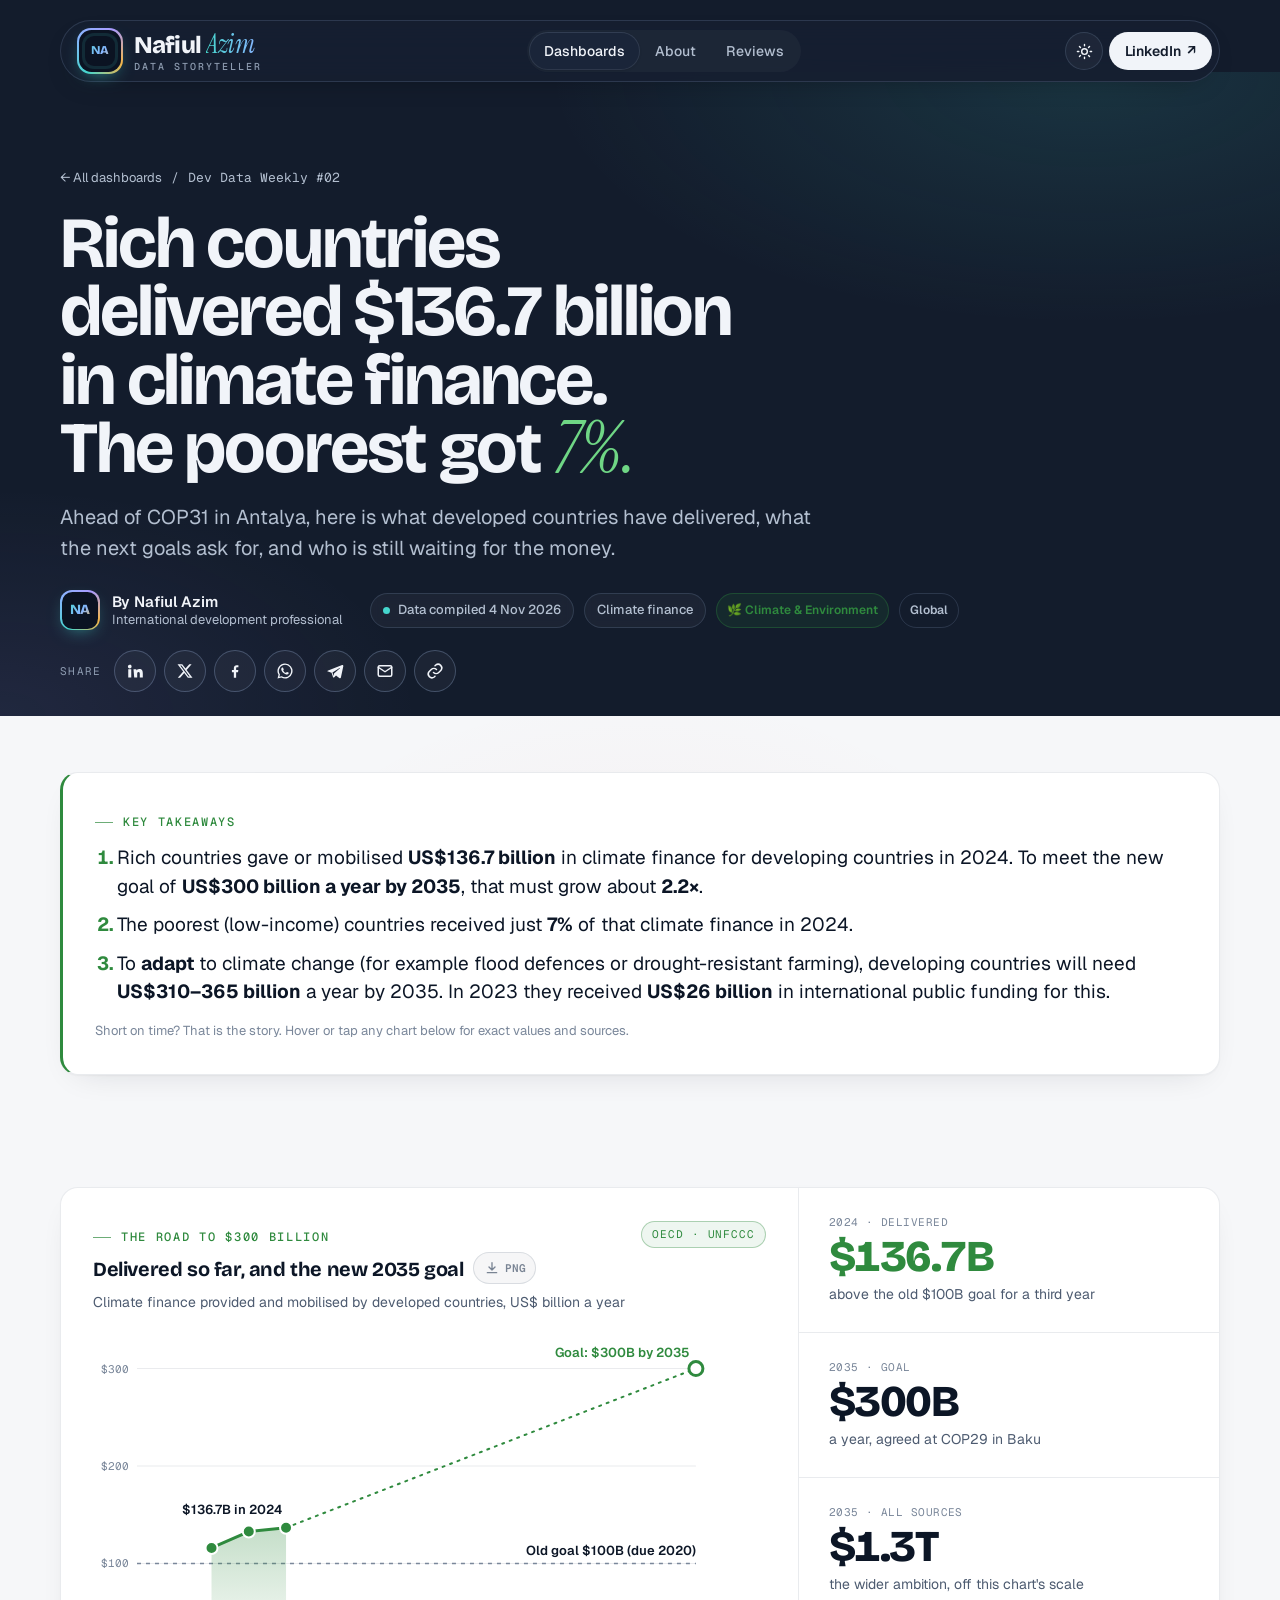
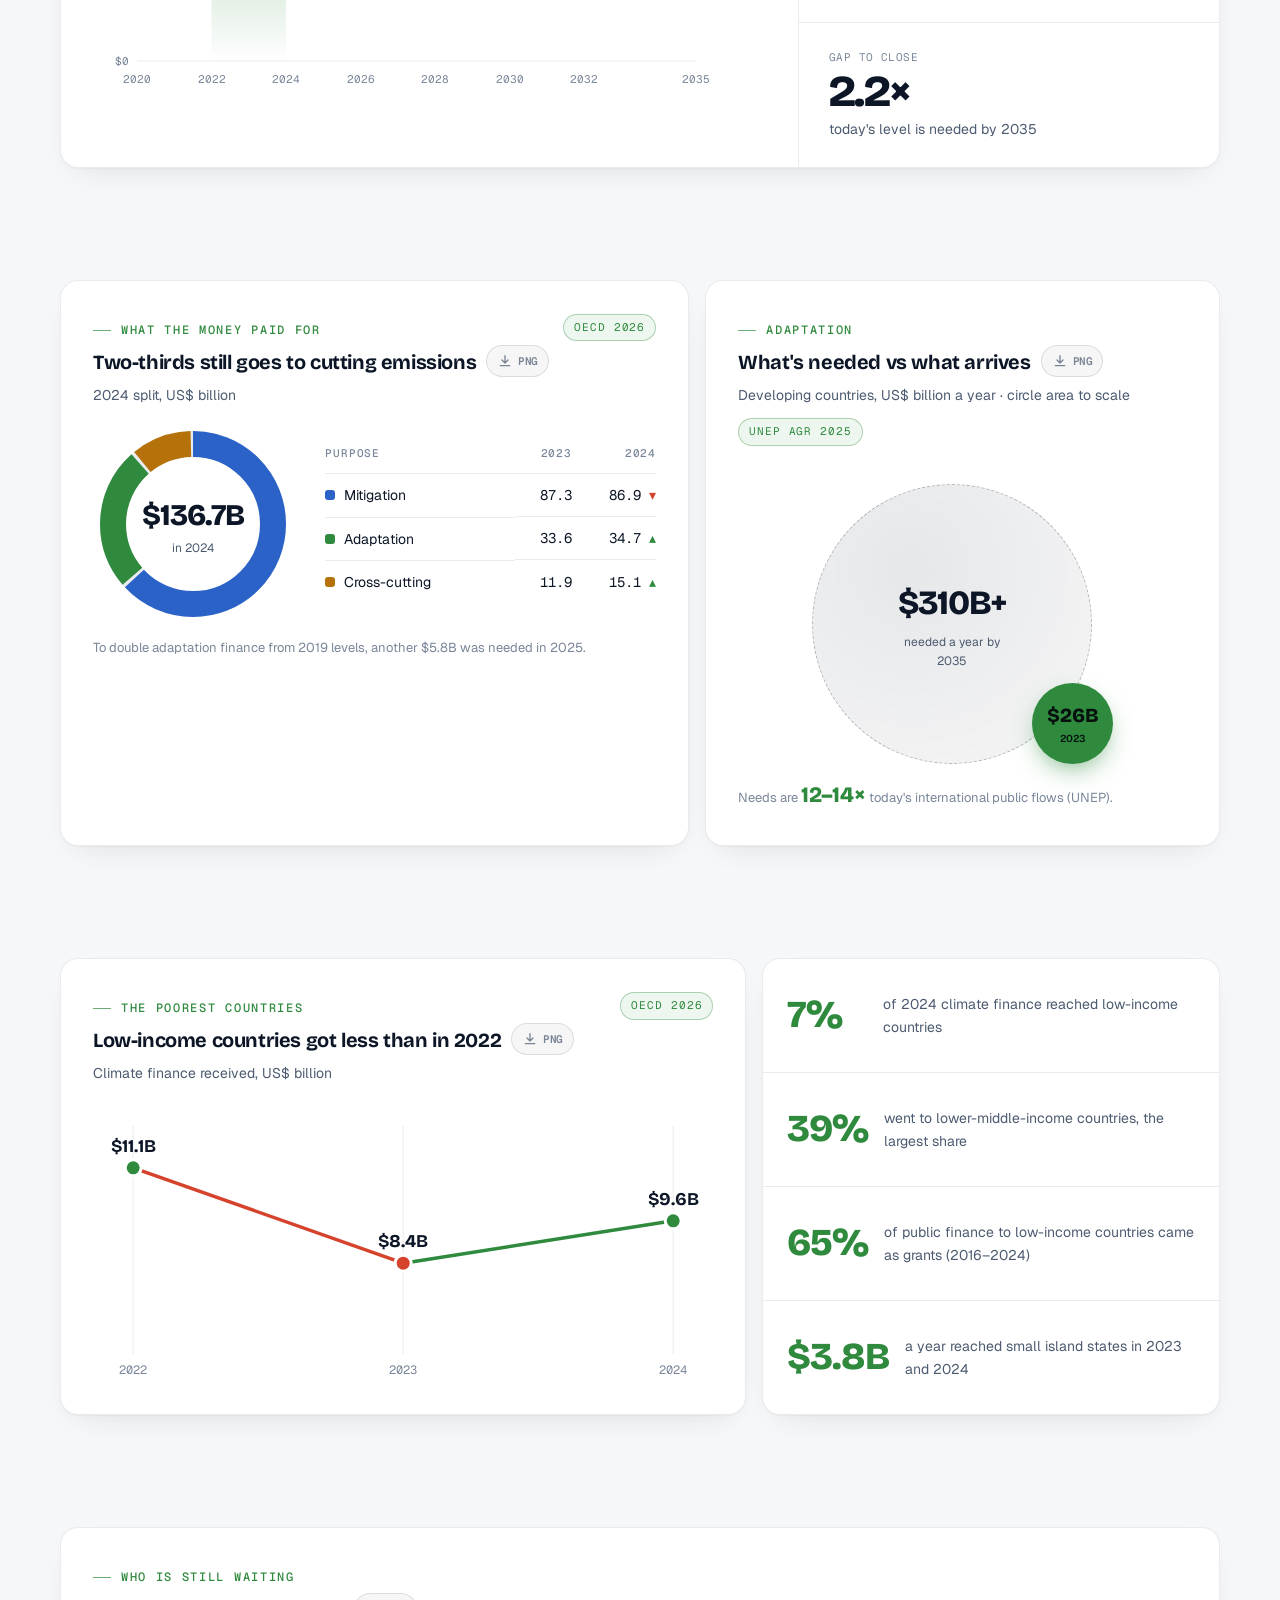
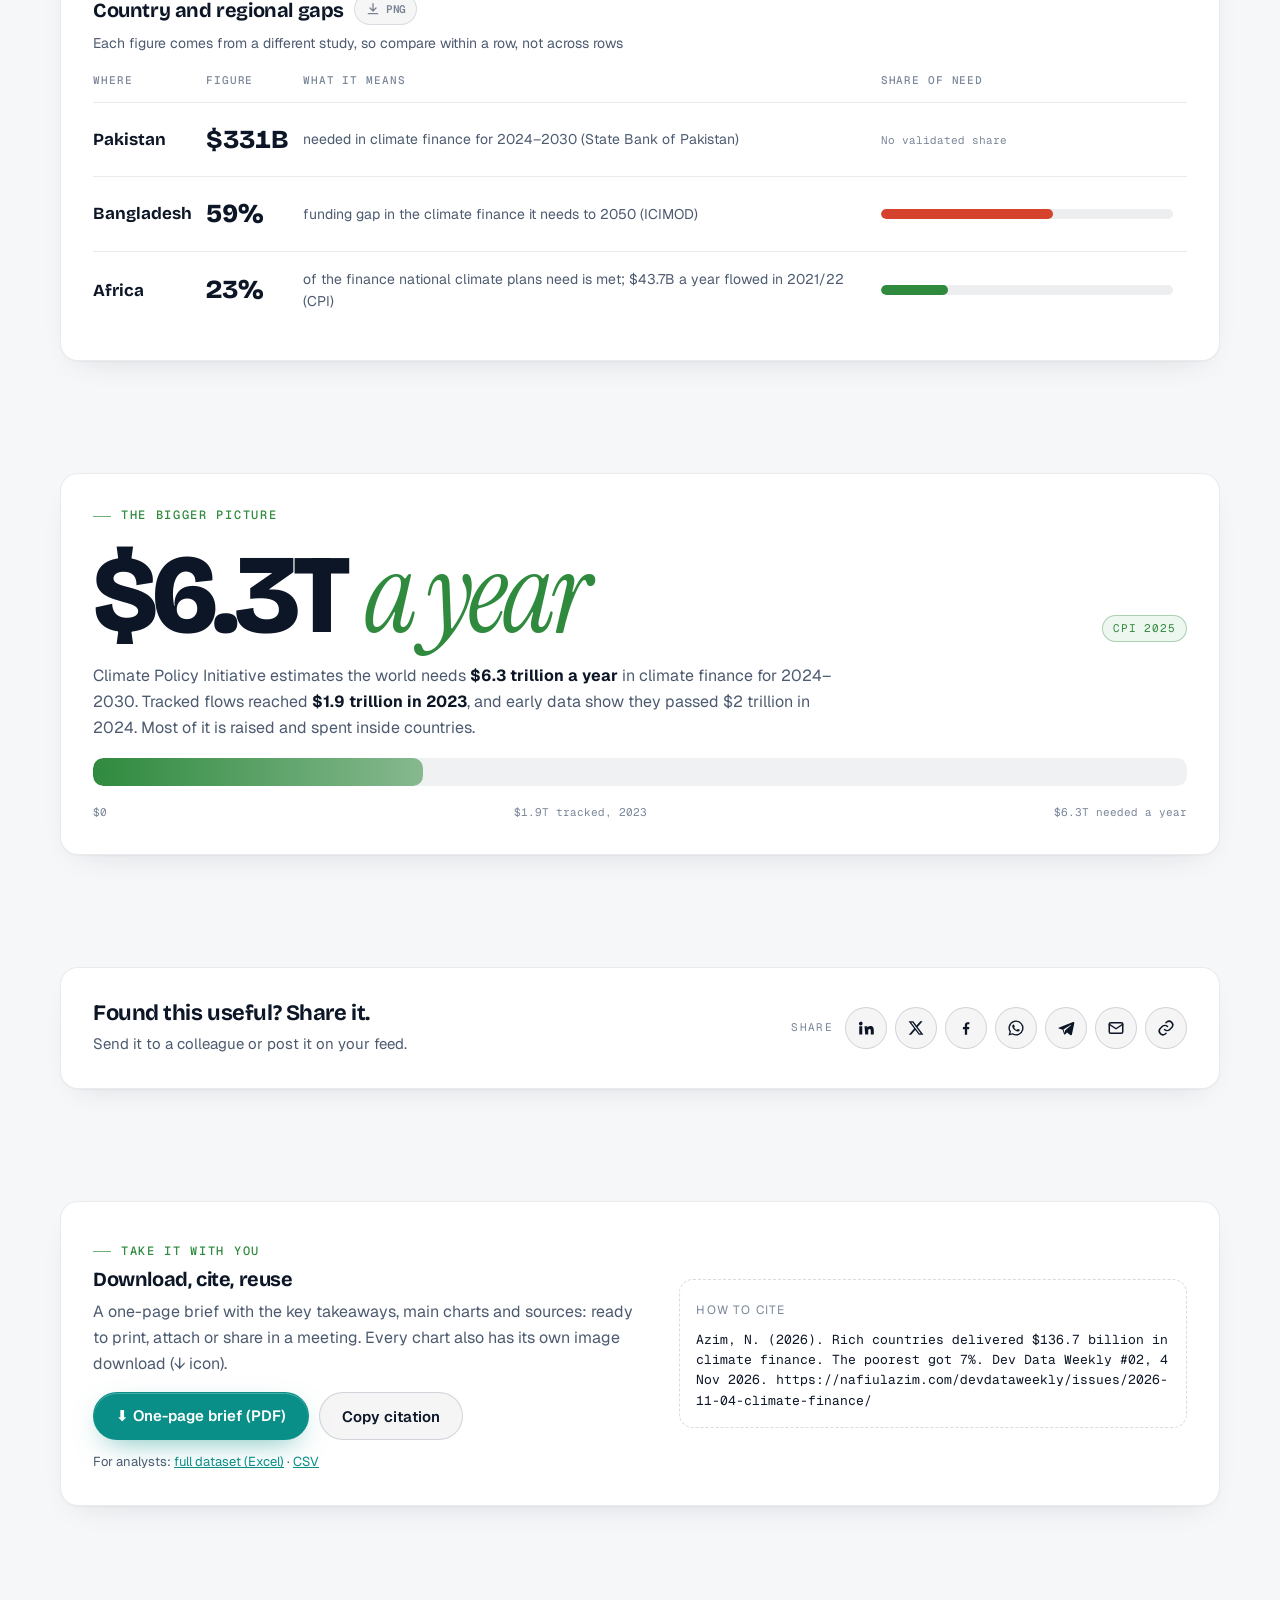
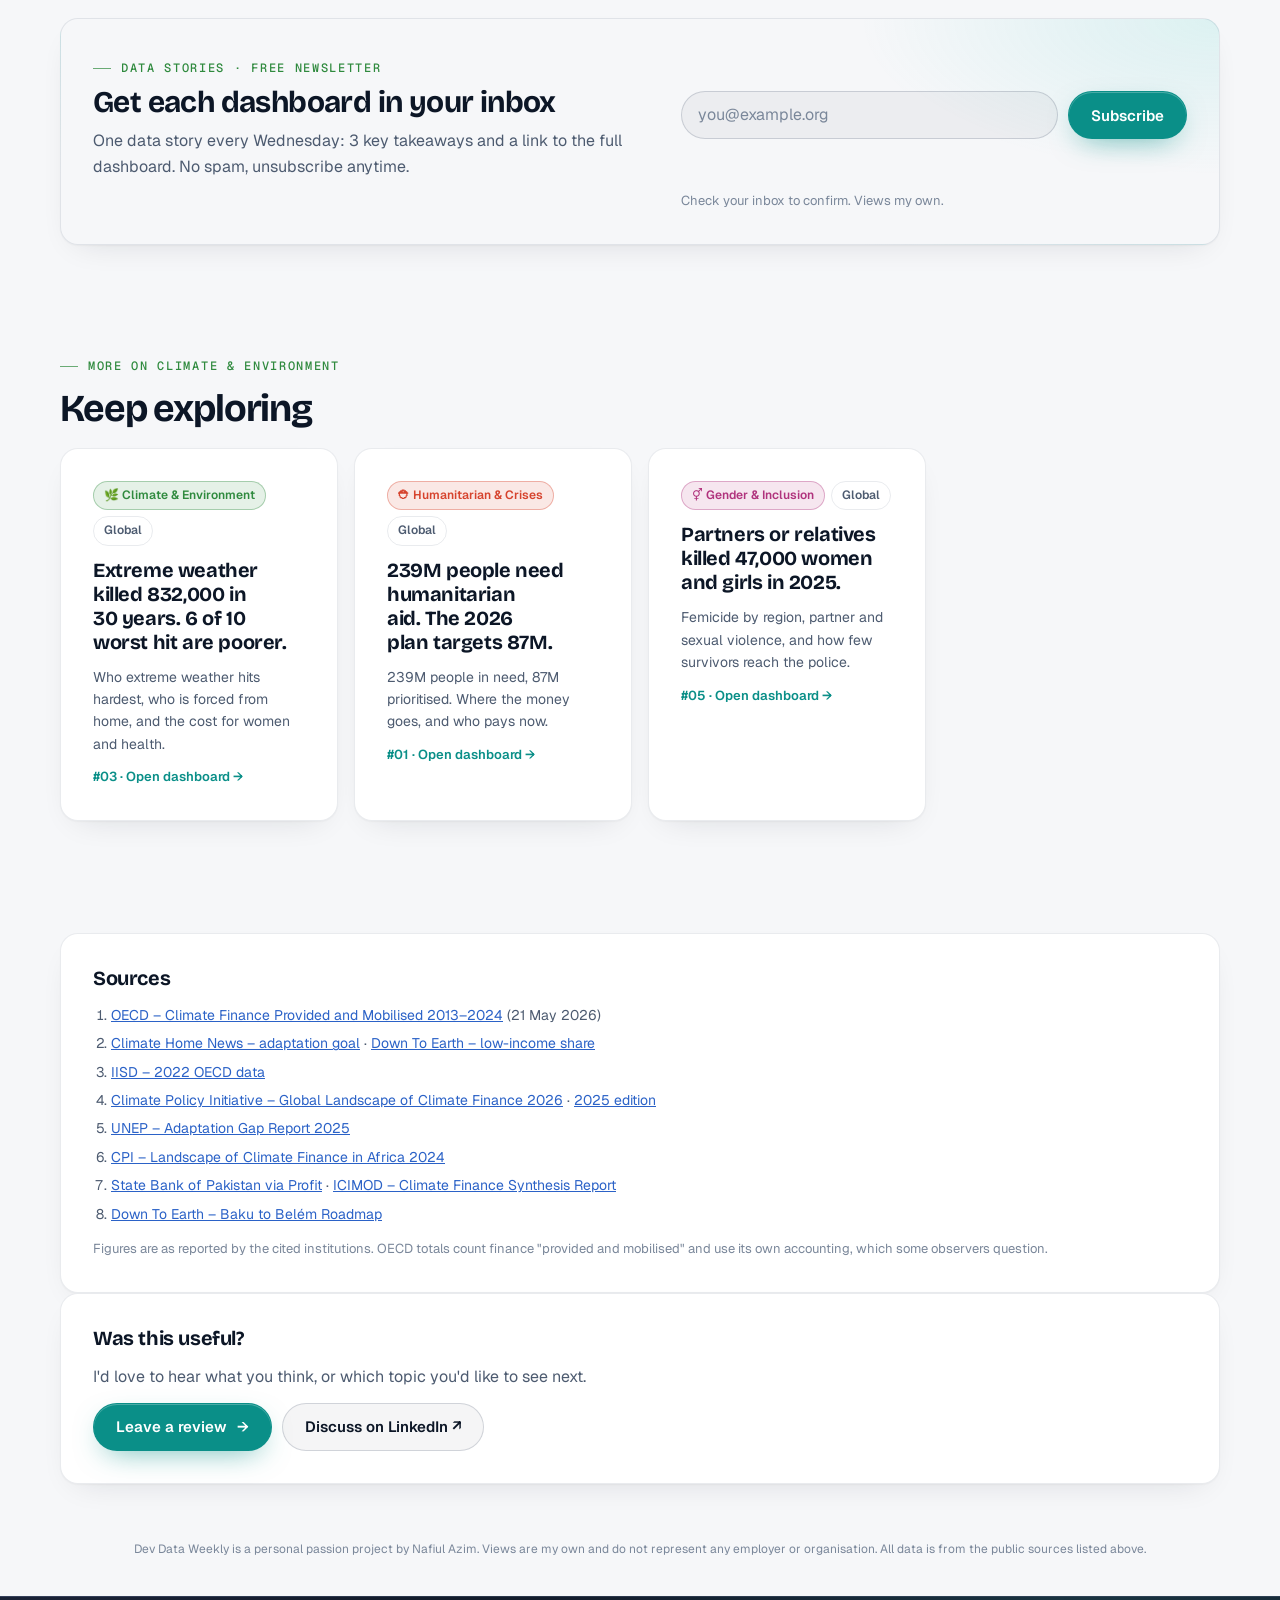
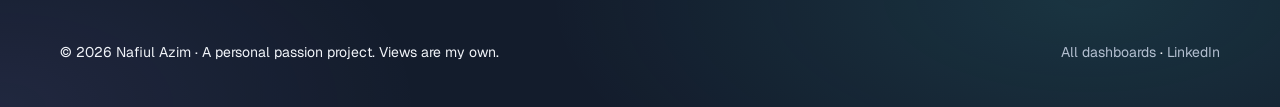
<file: devdataweekly/issues/2026-11-04-climate-finance/index.html>
<!doctype html>
<html lang="en">
<head>
<meta charset="utf-8">
<meta name="viewport" content="width=device-width,initial-scale=1,viewport-fit=cover">
<title>Climate finance: $136.7B delivered, 7% to the poorest · Nafiul Azim</title>
<link rel="icon" href="/favicon.ico?v=2" sizes="any">
<link rel="icon" href="/assets/icons/favicon.svg?v=2" type="image/svg+xml">
<link rel="icon" href="/assets/icons/favicon-32.png?v=2" type="image/png" sizes="32x32">
<link rel="apple-touch-icon" href="/assets/icons/apple-touch-icon.png?v=2">
<link rel="manifest" href="/site.webmanifest">
<meta name="description" content="Developed countries delivered $136.7 billion in climate finance in 2024. The new goal is $300 billion by 2035. An interactive dashboard.">
<meta property="og:title" content="Rich countries delivered $136.7 billion in climate finance. The poorest got 7%.">
<meta property="og:description" content="Developed countries delivered $136.7 billion in 2024. Low-income countries received 7%. Dev Data Weekly #02.">
<meta property="og:url" content="https://nafiulazim.com/devdataweekly/issues/2026-11-04-climate-finance/">
<link rel="canonical" href="https://nafiulazim.com/devdataweekly/issues/2026-11-04-climate-finance/">
<meta property="og:type" content="article">
<meta property="og:site_name" content="Nafiul Azim · Dev Data Weekly">
<meta property="og:image" content="https://nafiulazim.com/devdataweekly/issues/2026-11-04-climate-finance/og-v4.jpg">
<meta property="og:image:type" content="image/jpeg"><meta property="og:image:width" content="2400"><meta property="og:image:height" content="1260">
<meta property="og:image:alt" content="Dev Data Weekly #02: rich countries delivered $136.7 billion in climate finance in 2024; low-income countries got 7%.">
<meta property="article:author" content="Nafiul Azim">
<meta name="author" content="Nafiul Azim">
<meta name="twitter:card" content="summary_large_image">
<meta name="twitter:title" content="Rich countries delivered $136.7 billion in climate finance. The poorest got 7%.">
<meta name="twitter:description" content="An interactive dashboard on climate finance, promised vs delivered, ahead of COP31. Dev Data Weekly #02 by Nafiul Azim.">
<meta name="twitter:image" content="https://nafiulazim.com/devdataweekly/issues/2026-11-04-climate-finance/og-v4.jpg">
<meta name="theme-color" content="#131c2c">
<script>(function(){var t=null;try{t=localStorage.getItem("theme")}catch(e){}document.documentElement.setAttribute("data-theme",t==="dark"?"dark":"light")})()</script>

<link rel="preconnect" href="https://fonts.googleapis.com"><link rel="preconnect" href="https://fonts.gstatic.com" crossorigin>
<link rel="stylesheet" href="https://fonts.googleapis.com/css2?family=Bricolage+Grotesque:opsz,wght@12..96,500;12..96,700;12..96,800&family=Geist:wght@400;500;600;700&family=Geist+Mono:wght@400;500&family=Instrument+Serif:ital@0;1&display=swap">
<link rel="stylesheet" href="/assets/site.css?v=30">
<style>
/* Issue 02 · Climate finance — accent: green. Layout: lead trend chart + scorecard rail, split donut/circles, slope + stat strip, comparison table, needs band */
:root{--issue-d:#6fd685;--issue-d-rgb:111,214,133;--issue:#2f8a3e;--issue-rgb:47,138,62;--issue-2:#2b62c7;--issue-3:#b5720a}
@media (prefers-color-scheme:dark){:root:not([data-theme="light"]){--issue:#6fd685;--issue-rgb:111,214,133;--issue-2:#86b6ff;--issue-3:#f2b54a}}
:root[data-theme="dark"]{--issue:#6fd685;--issue-rgb:111,214,133;--issue-2:#86b6ff;--issue-3:#f2b54a}
.d-hero{padding-block:clamp(48px,8vw,96px) 24px}
.d-hero .wrap{display:grid;gap:20px}
.crumbs{display:flex;flex-wrap:wrap;gap:10px;align-items:center;font-size:13px;color:var(--muted)}
.crumbs a{text-decoration:none;color:var(--muted)} .crumbs a:hover{color:var(--issue)}
.d-hero h1{font-size:clamp(36px,6vw,72px);max-width:17ch}
.d-hero h1 em{font-style:italic;color:var(--issue)}
.metaline{display:flex;flex-wrap:wrap;gap:10px}
.hero-meta{display:flex;flex-wrap:wrap;align-items:center;gap:16px 28px;padding-top:6px}
section.tight{padding-block:clamp(28px,5vw,56px)}
.eyebrow{color:var(--issue)}
.ph{display:flex;justify-content:space-between;gap:12px;flex-wrap:wrap;align-items:baseline;margin-bottom:18px}
.ph p{margin:4px 0 0;color:var(--muted);font-size:14px}
.chip{font-family:var(--mono);font-size:11px;letter-spacing:.08em;text-transform:uppercase;padding:4px 10px;border-radius:999px;border:1px solid rgba(var(--issue-rgb),.35);color:var(--issue);background:rgba(var(--issue-rgb),.08)}
.sources ol{margin:0;padding-left:18px;color:var(--muted);font-size:14px;display:grid;gap:6px}
.sources a{color:var(--issue-2)}

/* A · lead: trend + scorecard rail */
.lead{display:grid;grid-template-columns:minmax(0,1.75fr) minmax(0,1fr);gap:0;padding:0;overflow:hidden}
.lead .chart{padding:clamp(20px,3vw,32px);min-width:0}
.rail{border-left:1px solid var(--line);display:grid}
.rail .sc{padding:clamp(18px,2.4vw,26px) clamp(20px,2.6vw,30px);border-top:1px solid var(--line);display:grid;gap:4px;align-content:center}
.rail .sc:first-child{border-top:0}
.rail .sc b{font-family:var(--display);font-size:clamp(30px,3.6vw,44px);font-weight:800;letter-spacing:-.035em;line-height:1;font-variant-numeric:tabular-nums}
.rail .sc b.g{color:var(--issue)}
.rail .sc span{color:var(--muted);font-size:14px}
.rail .sc small{font-family:var(--mono);font-size:11px;color:var(--dim);letter-spacing:.04em}
#trend{width:100%;height:clamp(260px,32vw,360px);display:block}
#trend text{font-family:var(--mono);font-size:11px;fill:var(--dim)}
#trend .lbl{font-family:var(--body);font-size:13px;font-weight:600;fill:var(--fg)}
#trend .lblg{fill:var(--issue)}
#trend .pt{cursor:help}
#trend .pt:focus-visible{outline:none;stroke:var(--fg);stroke-width:3}
@media (max-width:900px){.lead{grid-template-columns:1fr}.rail{border-left:0;border-top:1px solid var(--line);grid-template-columns:1fr 1fr}.rail .sc:nth-child(2){border-top:0;border-left:1px solid var(--line)}.rail .sc:nth-child(4){border-left:1px solid var(--line)}}
@media (max-width:420px){.rail{grid-template-columns:1fr}.rail .sc{border-left:0!important;border-top:1px solid var(--line)!important}.rail .sc:first-child{border-top:0!important}}

/* B · split: donut + proportional circles */
.split{display:grid;grid-template-columns:minmax(0,1.1fr) minmax(0,.9fr);gap:16px}
@media (max-width:900px){.split{grid-template-columns:1fr}}
.donut-wrap{display:grid;grid-template-columns:200px minmax(0,1fr);gap:clamp(18px,3vw,32px);align-items:center}
@media (max-width:520px){.donut-wrap{grid-template-columns:1fr;justify-items:center}}
.donut{position:relative;width:200px;height:200px}
.donut svg{width:100%;height:100%;transform:rotate(-90deg)}
.donut circle{fill:none;stroke-width:26;cursor:help;transition:stroke-width .25s}
.donut circle:hover,.donut circle:focus-visible{stroke-width:32;outline:none}
.donut .mid{position:absolute;inset:0;display:grid;place-content:center;text-align:center;pointer-events:none}
.donut .mid b{font-family:var(--display);font-size:30px;font-weight:800;letter-spacing:-.03em}
.donut .mid span{font-size:12px;color:var(--muted)}
.ytab{width:100%;border-collapse:collapse;font-size:14px;font-variant-numeric:tabular-nums}
.ytab th{font-family:var(--mono);font-size:11px;letter-spacing:.08em;text-transform:uppercase;color:var(--dim);font-weight:500;text-align:right;padding:0 0 10px}
.ytab th:first-child{text-align:left}
.ytab td{padding:10px 0;border-top:1px solid var(--line);text-align:right;font-family:var(--mono)}
.ytab td:first-child{text-align:left;font-family:var(--body);display:flex;align-items:center;gap:9px}
.ytab td i{width:10px;height:10px;border-radius:3px;display:inline-block;flex:none}
.ytab .up{color:var(--issue)} .ytab .dn{color:var(--coral)}
.circles{position:relative;height:300px;display:flex;align-items:flex-end;justify-content:center;gap:0}
.circ{border-radius:50%;display:grid;place-content:center;text-align:center;cursor:help;transition:transform .5s var(--spring)}
.circ:hover,.circ:focus-visible{transform:scale(1.03);outline:none}
.circ.need{width:280px;height:280px;background:radial-gradient(circle at 35% 30%,rgba(var(--w),.10),rgba(var(--w),.04));border:1.5px dashed rgba(var(--w),.28)}
.circ.need b{font-family:var(--display);font-size:34px;font-weight:800;letter-spacing:-.03em}
.circ.need span{font-size:12px;color:var(--muted);max-width:16ch;margin:2px auto 0}
.circ.flow{width:81px;height:81px;margin-left:-60px;background:var(--issue);color:#06110f;box-shadow:0 10px 28px -10px rgba(var(--issue-rgb),.8)}
.circ.flow b{font-family:var(--display);font-size:20px;font-weight:800}
.circ.flow span{font-size:10px;font-weight:600}
.js [data-anim] .circ{transform:scale(.2);opacity:0;transition:transform 1s var(--spring),opacity .6s}
.js [data-anim].in .circ{transform:none;opacity:1}
.js [data-anim].in .circ.flow{transition-delay:.35s}
@media (max-width:420px){.circles{height:250px}.circ.need{width:230px;height:230px}.circ.flow{width:67px;height:67px;margin-left:-48px}}
.big-x{font-family:var(--display);font-weight:800;font-size:22px;color:var(--issue)}

/* C · slope + strip */
.slope-grid{display:grid;grid-template-columns:minmax(0,1.2fr) minmax(0,.8fr);gap:16px;align-items:stretch}
@media (max-width:900px){.slope-grid{grid-template-columns:1fr}}
#slope{width:100%;height:280px;display:block}
#slope text{font-family:var(--mono);font-size:12px;fill:var(--dim)}
#slope .v{font-family:var(--display);font-size:18px;font-weight:700;fill:var(--fg)}
.strip{display:grid;gap:0;padding:0;overflow:hidden}
.strip .st{padding:20px 24px;border-top:1px solid var(--line);display:grid;grid-template-columns:auto 1fr;gap:16px;align-items:center}
.strip .st:first-child{border-top:0}
.strip .st b{font-family:var(--display);font-size:38px;font-weight:800;letter-spacing:-.03em;min-width:3.2ch;color:var(--issue)}
.strip .st span{color:var(--muted);font-size:14px}

/* D · comparison table */
.cmp-wrap{overflow-x:auto}
.cmp{width:100%;border-collapse:collapse;min-width:560px}
.cmp th{font-family:var(--mono);font-size:11px;letter-spacing:.08em;text-transform:uppercase;color:var(--dim);font-weight:500;text-align:left;padding:0 14px 12px 0}
.cmp td{padding:16px 14px 16px 0;border-top:1px solid var(--line);vertical-align:middle;font-size:14px;color:var(--muted)}
.cmp td.pl{font-family:var(--display);font-size:17px;font-weight:700;color:var(--fg);white-space:nowrap}
.cmp td.fig{font-family:var(--display);font-size:26px;font-weight:800;color:var(--fg);white-space:nowrap;font-variant-numeric:tabular-nums}
.cmp tr[data-tip]:hover td{background:rgba(var(--issue-rgb),.05)}
.ib{height:10px;border-radius:99px;background:rgba(var(--w),.07);overflow:hidden;min-width:120px}
.ib i{display:block;height:100%;border-radius:99px;background:var(--issue);transform-origin:left}
.ib i.gap{background:var(--coral)}
.js [data-anim] .ib i{transform:scaleX(0);transition:transform 1.2s var(--ease)}
.js [data-anim].in .ib i{transform:scaleX(1)}
.na{font-family:var(--mono);font-size:11px;color:var(--dim)}
@media (max-width:640px){.cmp-wrap{overflow:visible}.cmp{min-width:0}.cmp thead{display:none}.cmp tr{display:grid;grid-template-columns:auto 1fr;gap:6px 14px;align-items:baseline;padding:16px 0;border-top:1px solid var(--line)}.cmp tr:first-child{border-top:0}.cmp td{border:0;padding:0}.cmp td:nth-child(3),.cmp td:nth-child(4){grid-column:1/-1}.ib{min-width:0}}

/* E · needs band */
.needs{display:grid;gap:18px}
.needs .row{display:flex;flex-wrap:wrap;align-items:baseline;justify-content:space-between;gap:10px}
.needs .huge{font-family:var(--display);font-size:clamp(56px,9vw,112px);font-weight:800;letter-spacing:-.045em;line-height:.9}
.needs .huge em{font-style:italic;font-family:var(--serif);font-weight:400;color:var(--issue)}
.track{height:28px;border-radius:10px;background:rgba(var(--w),.06);position:relative;overflow:hidden;cursor:help}
.track i{position:absolute;left:0;top:0;bottom:0;border-radius:10px;background:linear-gradient(90deg,var(--issue),rgba(var(--issue-rgb),.55));transform-origin:left}
.js [data-anim] .track i{transform:scaleX(0);transition:transform 1.6s var(--ease)}
.js [data-anim].in .track i{transform:scaleX(1)}
.ticks{display:flex;justify-content:space-between;font-family:var(--mono);font-size:11px;color:var(--dim)}
.needs p{margin:0;color:var(--muted);max-width:68ch}
.needs p strong{color:var(--fg)}
.note{font-size:13px;color:var(--dim);margin:14px 0 0}
</style>
</head>
<body>
<div class="bg-glow"></div><div class="bg-grid"></div><div class="bg-grain"></div>

<nav class="nav gut" aria-label="Main">
  <div class="wrap">
    <a class="brand" href="/" aria-label="Nafiul Azim, home"><span class="mark" aria-hidden="true"><span><i>NA</i></span></span><span class="word"><b>Nafiul<em>Azim</em></b><small>Data Storyteller</small></span></a>
    <ul>
      <li><a href="/#dashboards" class="on">Dashboards</a></li>
      <li><a href="/#about">About</a></li>
      <li><a href="/#reviews">Reviews</a></li>
    </ul>
    <div class="nav-right"><button class="theme-btn" id="theme-btn" type="button" aria-label="Switch light or dark mode"><svg class="moon" viewBox="0 0 24 24" fill="none" stroke="currentColor" stroke-width="2" stroke-linecap="round" stroke-linejoin="round"><path d="M21 12.8A9 9 0 1 1 11.2 3a7 7 0 0 0 9.8 9.8z"/></svg><svg class="sun" viewBox="0 0 24 24" fill="none" stroke="currentColor" stroke-width="2" stroke-linecap="round"><circle cx="12" cy="12" r="4"/><path d="M12 2v2M12 20v2M4.9 4.9l1.4 1.4M17.7 17.7l1.4 1.4M2 12h2M20 12h2M4.9 19.1l1.4-1.4M17.7 6.3l1.4-1.4"/></svg></button><a class="cta" href="https://www.linkedin.com/in/nafiulazimsiam/" target="_blank" rel="noopener">LinkedIn <span aria-hidden="true">↗</span></a></div>
  </div>
</nav>

<header class="d-hero gut">
  <div class="wrap">
    <div class="crumbs reveal"><a href="/#dashboards">← All dashboards</a><span>/</span><span class="mono">Dev Data Weekly #02</span></div>
    <h1 class="reveal d1">Rich countries delivered $136.7 billion in climate finance. The poorest got <em class="serif">7%.</em></h1>
    <p class="lede reveal d2">Ahead of COP31 in Antalya, here is what developed countries have delivered, what the next goals ask for, and who is still waiting for the money.</p>
    <div class="hero-meta reveal d3">
      <a class="byline" href="/#about"><span class="mark sm" aria-hidden="true"><span><i>NA</i></span></span><span class="who"><b>By Nafiul Azim</b><span>International development professional</span></span></a>
      <div class="metaline"><span class="pill"><span class="dot"></span>Data compiled 4 Nov 2026</span><span class="pill">Climate finance</span><span class="ttag t-climate">🌿 Climate &amp; Environment</span><span class="rtag">Global</span></div>
    </div>
    <div class="reveal d3"><div class="share" data-share>
        <span class="share-l">Share</span>
        <a data-net="linkedin" href="#" aria-label="Share on LinkedIn"><svg viewBox="0 0 24 24" fill="currentColor" aria-hidden="true"><path d="M4.98 3.5A2.5 2.5 0 1 1 5 8.5a2.5 2.5 0 0 1-.02-5zM3 9.75h4v11H3zm7 0h3.8v1.6h.05c.53-1 1.83-2.05 3.77-2.05 4.03 0 4.78 2.6 4.78 6v5.45h-4v-4.83c0-1.15-.02-2.63-1.6-2.63-1.6 0-1.85 1.25-1.85 2.55v4.91h-4z"/></svg></a>
        <a data-net="x" href="#" aria-label="Share on X"><svg viewBox="0 0 24 24" fill="currentColor" aria-hidden="true"><path d="M17.75 3h3.07l-6.7 7.66L22 21h-6.17l-4.83-6.32L5.47 21H2.4l7.17-8.2L2 3h6.33l4.37 5.78zm-1.08 16.17h1.7L7.41 4.74H5.59z"/></svg></a>
        <a data-net="facebook" href="#" aria-label="Share on Facebook"><svg viewBox="0 0 24 24" fill="currentColor" aria-hidden="true"><path d="M13.5 21v-7.5h2.55l.38-3H13.5V8.6c0-.86.24-1.45 1.48-1.45h1.57V4.47A21 21 0 0 0 14.27 4.35c-2.27 0-3.82 1.38-3.82 3.92v2.23H7.9v3h2.55V21z"/></svg></a>
        <a data-net="whatsapp" href="#" aria-label="Share on WhatsApp"><svg viewBox="0 0 24 24" fill="currentColor" aria-hidden="true"><path d="M12 2a10 10 0 0 0-8.6 15.1L2 22l5.05-1.33A10 10 0 1 0 12 2zm0 18.2a8.2 8.2 0 0 1-4.2-1.15l-.3-.18-3 .78.8-2.92-.2-.3A8.2 8.2 0 1 1 12 20.2zm4.5-6.15c-.25-.12-1.46-.72-1.69-.8-.23-.08-.39-.12-.55.12-.17.25-.64.8-.78.97-.14.16-.29.18-.53.06-.25-.12-1.05-.39-2-1.23-.73-.66-1.23-1.47-1.38-1.72-.14-.25-.01-.38.11-.5.11-.11.25-.29.37-.43.13-.15.17-.25.25-.41.08-.17.04-.31-.02-.43-.06-.13-.55-1.33-.76-1.82-.2-.48-.4-.41-.55-.42h-.47a.9.9 0 0 0-.65.31c-.23.25-.86.84-.86 2.04s.88 2.37 1 2.53c.13.17 1.73 2.64 4.2 3.7.58.26 1.04.41 1.4.52.59.19 1.13.16 1.55.1.47-.07 1.46-.6 1.66-1.18.21-.58.21-1.07.15-1.18-.06-.1-.22-.17-.47-.29z"/></svg></a>
        <a data-net="telegram" href="#" aria-label="Share on Telegram"><svg viewBox="0 0 24 24" fill="currentColor" aria-hidden="true"><path d="M21.5 4.1 2.9 11.3c-1.27.5-1.26 1.22-.23 1.53l4.77 1.49 1.84 5.6c.22.62.11.86.76.86.5 0 .72-.23 1-.5l2.3-2.24 4.79 3.54c.88.49 1.52.24 1.74-.82l3.14-14.8c.32-1.3-.5-1.88-1.5-1.86zM8.6 14.1l9.5-6c.47-.29.9-.13.55.18l-7.97 7.2-.3 3.3z"/></svg></a>
        <a data-net="email" href="#" aria-label="Share by email"><svg viewBox="0 0 24 24" fill="none" stroke="currentColor" stroke-width="2" stroke-linecap="round" stroke-linejoin="round" aria-hidden="true"><rect x="3" y="5" width="18" height="14" rx="2"/><path d="m3 7 9 6 9-6"/></svg></a>
        <button type="button" data-net="copy" aria-label="Copy link"><svg viewBox="0 0 24 24" fill="none" stroke="currentColor" stroke-width="2" stroke-linecap="round" stroke-linejoin="round" aria-hidden="true"><path d="M10 14a5 5 0 0 0 7 0l3-3a5 5 0 0 0-7-7l-1 1"/><path d="M14 10a5 5 0 0 0-7 0l-3 3a5 5 0 0 0 7 7l1-1"/></svg></button>
        <button type="button" data-net="native" aria-label="More sharing options"><svg viewBox="0 0 24 24" fill="none" stroke="currentColor" stroke-width="2" stroke-linecap="round" stroke-linejoin="round" aria-hidden="true"><path d="M12 3v13M7 8l5-5 5 5"/><path d="M5 13v6a2 2 0 0 0 2 2h10a2 2 0 0 0 2-2v-6"/></svg></button>
      </div></div>
  </div>
</header>
<section class="tight gut takeaways-sec"><div class="wrap"><div class="panel takeaways reveal"><span class="eyebrow">Key takeaways</span><ol><li>Rich countries gave or mobilised <b>US$136.7 billion</b> in climate finance for developing countries in 2024. To meet the new goal of <b>US$300 billion a year by 2035</b>, that must grow about <b>2.2×</b>.</li><li>The poorest (low-income) countries received just <b>7%</b> of that climate finance in 2024.</li><li>To <b>adapt</b> to climate change (for example flood defences or drought-resistant farming), developing countries will need <b>US$310–365 billion</b> a year by 2035. In 2023 they received <b>US$26 billion</b> in international public funding for this.</li></ol><p class="tk-note">Short on time? That is the story. Hover or tap any chart below for exact values and sources.</p></div></div></section>

<section class="tight gut">
  <div class="wrap panel lead reveal">
    <div class="chart">
      <div class="ph"><div><span class="eyebrow">The road to $300 billion</span><h3 style="margin-top:8px">Delivered so far, and the new 2035 goal</h3><p>Climate finance provided and mobilised by developed countries, US$ billion a year</p></div><span class="chip">OECD · UNFCCC</span></div>
      <svg id="trend" role="img" aria-label="Line chart: US$115.9B in 2022, US$132.8B in 2023, US$136.7B in 2024, against the old US$100B goal and the new goal of at least US$300B a year by 2035."></svg>
    </div>
    <div class="rail">
      <div class="sc" data-tip="Provided and mobilised by developed countries in 2024: US$136.7 billion" data-src="OECD (May 2026); IISD SDG Knowledge Hub"><small>2024 · DELIVERED</small><b class="g" data-count="136.7" data-dec="1" data-prefix="$" data-suffix="B">$136.7B</b><span>above the old $100B goal for a third year</span></div>
      <div class="sc" data-tip="New goal: at least US$300 billion a year by 2035 from developed countries" data-src="UNFCCC COP29 decision on the New Collective Quantified Goal (Nov 2024)"><small>2035 · GOAL</small><b data-count="300" data-prefix="$" data-suffix="B">$300B</b><span>a year, agreed at COP29 in Baku</span></div>
      <div class="sc" data-tip="Wider ambition: US$1.3 trillion a year by 2035 from all public and private sources" data-src="UNFCCC COP29 decision (Nov 2024)"><small>2035 · ALL SOURCES</small><b>$1.3T</b><span>the wider ambition, off this chart's scale</span></div>
      <div class="sc" data-tip="US$300B ÷ US$136.7B = 2.19, about 2.2× (calculated from OECD and UNFCCC figures)" data-src="Calculated from OECD (May 2026) and UNFCCC COP29 decision"><small>GAP TO CLOSE</small><b>2.2×</b><span>today's level is needed by 2035</span></div>
    </div>
  </div>
</section>

<section class="tight gut">
  <div class="wrap split">
    <div class="panel reveal">
      <div class="ph"><div><span class="eyebrow">What the money paid for</span><h3 style="margin-top:8px">Two-thirds still goes to cutting emissions</h3><p>2024 split, US$ billion</p></div><span class="chip">OECD 2026</span></div>
      <div class="donut-wrap">
        <div class="donut" role="img" aria-label="Donut chart of 2024 climate finance: mitigation US$86.9B, adaptation US$34.7B, cross-cutting US$15.1B.">
          <svg viewBox="0 0 200 200" id="donut"></svg>
          <div class="mid"><b>$136.7B</b><span>in 2024</span></div>
        </div>
        <table class="ytab">
          <thead><tr><th>Purpose</th><th>2023</th><th>2024</th></tr></thead>
          <tbody>
            <tr data-tip="Mitigation: US$87.3B (2023) → US$86.9B (2024)" data-src="OECD, Climate Finance Provided and Mobilised 2013–2024 (May 2026); confirmed by Down To Earth and ESG Times"><td><i style="background:var(--issue-2)"></i>Mitigation</td><td>87.3</td><td>86.9 <span class="dn">▾</span></td></tr>
            <tr data-tip="Adaptation: US$33.6B (2023) → US$34.7B (2024)" data-src="OECD, Climate Finance Provided and Mobilised 2013–2024 (May 2026); confirmed by Down To Earth and ESG Times"><td><i style="background:var(--issue)"></i>Adaptation</td><td>33.6</td><td>34.7 <span class="up">▴</span></td></tr>
            <tr data-tip="Cross-cutting: US$11.9B (2023) → US$15.1B (2024)" data-src="OECD, Climate Finance Provided and Mobilised 2013–2024 (May 2026); confirmed by Down To Earth and ESG Times"><td><i style="background:var(--issue-3)"></i>Cross-cutting</td><td>11.9</td><td>15.1 <span class="up">▴</span></td></tr>
          </tbody>
        </table>
      </div>
      <p class="note" data-tip="An extra US$5.8 billion (18%) was needed in 2025 to double adaptation finance from the 2019 level" data-src="OECD, Climate Finance Provided and Mobilised 2013–2024 (May 2026); confirmed by Down To Earth and ESG Times">To double adaptation finance from 2019 levels, another $5.8B was needed in 2025.</p>
    </div>
    <div class="panel reveal d1">
      <div class="ph"><div><span class="eyebrow">Adaptation</span><h3 style="margin-top:8px">What's needed vs what arrives</h3><p>Developing countries, US$ billion a year · circle area to scale</p></div><span class="chip">UNEP AGR 2025</span></div>
      <div class="circles" data-anim role="img" aria-label="Proportional circles: need of at least US$310B a year by 2035 versus US$26B of international public adaptation finance in 2023.">
        <div class="circ need" data-tip="Adaptation finance need of developing countries: US$310–365 billion a year by 2035 (2023 prices)" data-src="UNEP, Adaptation Gap Report 2025; confirmed by IISD and Down To Earth"><b>$310B+</b><span>needed a year by 2035</span></div>
        <div class="circ flow" data-tip="International public adaptation finance to developing countries: US$26 billion in 2023" data-src="UNEP, Adaptation Gap Report 2025; confirmed by IISD and Down To Earth"><b>$26B</b><span>2023</span></div>
      </div>
      <p class="note">Needs are <span class="big-x">12–14×</span> today's international public flows (UNEP).</p>
    </div>
  </div>
</section>

<section class="tight gut">
  <div class="wrap slope-grid">
    <div class="panel reveal">
      <div class="ph"><div><span class="eyebrow">The poorest countries</span><h3 style="margin-top:8px">Low-income countries got less than in 2022</h3><p>Climate finance received, US$ billion</p></div><span class="chip">OECD 2026</span></div>
      <svg id="slope" role="img" aria-label="Slope chart: low-income countries received US$11.1B in 2022, US$8.4B in 2023 and US$9.6B in 2024."></svg>
    </div>
    <div class="panel strip reveal d1">
      <div class="st" data-tip="Low-income countries received 7% of 2024 climate finance (US$9.6 billion)" data-src="OECD (May 2026), via Down To Earth and ESG Times"><b>7%</b><span>of 2024 climate finance reached low-income countries</span></div>
      <div class="st" data-tip="Lower-middle-income countries: 39% of the total, averaging US$52.5B a year in 2023–2024" data-src="OECD (May 2026), via Down To Earth and ESG Times"><b>39%</b><span>went to lower-middle-income countries, the largest share</span></div>
      <div class="st" data-tip="Grants: about 65% of public climate finance to low-income countries, 2016–2024" data-src="OECD (May 2026), via Down To Earth and ESG Times"><b>65%</b><span>of public finance to low-income countries came as grants (2016–2024)</span></div>
      <div class="st" data-tip="Small island developing states received US$3.8 billion in both 2023 and 2024" data-src="OECD (May 2026), via Down To Earth and ESG Times"><b>$3.8B</b><span>a year reached small island states in 2023 and 2024</span></div>
    </div>
  </div>
</section>

<section class="tight gut">
  <div class="wrap panel reveal">
    <div class="ph"><div><span class="eyebrow">Who is still waiting</span><h3 style="margin-top:8px">Country and regional gaps</h3><p>Each figure comes from a different study, so compare within a row, not across rows</p></div></div>
    <div class="cmp-wrap">
      <table class="cmp" data-anim>
        <thead><tr><th>Where</th><th>Figure</th><th>What it means</th><th style="width:28%">Share of need</th></tr></thead>
        <tbody>
          <tr data-tip="Pakistan needs US$331 billion in climate finance for 2024–2030" data-src="State Bank of Pakistan (Jul 2026), as reported by Profit and ProPakistani"><td class="pl">Pakistan</td><td class="fig">$331B</td><td>needed in climate finance for 2024–2030 (State Bank of Pakistan)</td><td><span class="na">No validated share</span></td></tr>
          <tr data-tip="Bangladesh faces a 59% funding gap in the climate finance it needs to 2050" data-src="ICIMOD Climate Finance Synthesis Report 2025, as reported by The Daily Star and The Financial Express"><td class="pl">Bangladesh</td><td class="fig">59%</td><td>funding gap in the climate finance it needs to 2050 (ICIMOD)</td><td><div class="ib"><i class="gap" style="width:59%"></i></div></td></tr>
          <tr data-tip="Africa: US$43.7 billion a year in 2021/22, covering 23% of the needs in national climate plans" data-src="Climate Policy Initiative, Landscape of Climate Finance in Africa 2024"><td class="pl">Africa</td><td class="fig">23%</td><td>of the finance national climate plans need is met; $43.7B a year flowed in 2021/22 (CPI)</td><td><div class="ib"><i style="width:23%"></i></div></td></tr>
        </tbody>
      </table>
    </div>
  </div>
</section>

<section class="tight gut">
  <div class="wrap panel needs reveal" data-anim>
    <span class="eyebrow">The bigger picture</span>
    <div class="row"><div class="huge">$6.3T <em>a year</em></div><span class="chip">CPI 2025</span></div>
    <p>Climate Policy Initiative estimates the world needs <strong>$6.3 trillion a year</strong> in climate finance for 2024–2030. Tracked flows reached <strong>$1.9 trillion in 2023</strong>, and early data show they passed $2 trillion in 2024. Most of it is raised and spent inside countries.</p>
    <div class="track" data-tip="Tracked climate finance in 2023: US$1.9 trillion, about 30% of the US$6.3 trillion a year needed for 2024–2030 (calculated)" data-src="Climate Policy Initiative, Global Landscape of Climate Finance 2025; Down To Earth"><i style="width:30.2%"></i></div>
    <div class="ticks"><span>$0</span><span>$1.9T tracked, 2023</span><span>$6.3T needed a year</span></div>
  </div>
</section>

<section class="tight gut">
  <div class="wrap panel share-band reveal">
    <div><h3>Found this useful? Share it.</h3><p>Send it to a colleague or post it on your feed.</p></div>
    <div class="share" data-share>
        <span class="share-l">Share</span>
        <a data-net="linkedin" href="#" aria-label="Share on LinkedIn"><svg viewBox="0 0 24 24" fill="currentColor" aria-hidden="true"><path d="M4.98 3.5A2.5 2.5 0 1 1 5 8.5a2.5 2.5 0 0 1-.02-5zM3 9.75h4v11H3zm7 0h3.8v1.6h.05c.53-1 1.83-2.05 3.77-2.05 4.03 0 4.78 2.6 4.78 6v5.45h-4v-4.83c0-1.15-.02-2.63-1.6-2.63-1.6 0-1.85 1.25-1.85 2.55v4.91h-4z"/></svg></a>
        <a data-net="x" href="#" aria-label="Share on X"><svg viewBox="0 0 24 24" fill="currentColor" aria-hidden="true"><path d="M17.75 3h3.07l-6.7 7.66L22 21h-6.17l-4.83-6.32L5.47 21H2.4l7.17-8.2L2 3h6.33l4.37 5.78zm-1.08 16.17h1.7L7.41 4.74H5.59z"/></svg></a>
        <a data-net="facebook" href="#" aria-label="Share on Facebook"><svg viewBox="0 0 24 24" fill="currentColor" aria-hidden="true"><path d="M13.5 21v-7.5h2.55l.38-3H13.5V8.6c0-.86.24-1.45 1.48-1.45h1.57V4.47A21 21 0 0 0 14.27 4.35c-2.27 0-3.82 1.38-3.82 3.92v2.23H7.9v3h2.55V21z"/></svg></a>
        <a data-net="whatsapp" href="#" aria-label="Share on WhatsApp"><svg viewBox="0 0 24 24" fill="currentColor" aria-hidden="true"><path d="M12 2a10 10 0 0 0-8.6 15.1L2 22l5.05-1.33A10 10 0 1 0 12 2zm0 18.2a8.2 8.2 0 0 1-4.2-1.15l-.3-.18-3 .78.8-2.92-.2-.3A8.2 8.2 0 1 1 12 20.2zm4.5-6.15c-.25-.12-1.46-.72-1.69-.8-.23-.08-.39-.12-.55.12-.17.25-.64.8-.78.97-.14.16-.29.18-.53.06-.25-.12-1.05-.39-2-1.23-.73-.66-1.23-1.47-1.38-1.72-.14-.25-.01-.38.11-.5.11-.11.25-.29.37-.43.13-.15.17-.25.25-.41.08-.17.04-.31-.02-.43-.06-.13-.55-1.33-.76-1.82-.2-.48-.4-.41-.55-.42h-.47a.9.9 0 0 0-.65.31c-.23.25-.86.84-.86 2.04s.88 2.37 1 2.53c.13.17 1.73 2.64 4.2 3.7.58.26 1.04.41 1.4.52.59.19 1.13.16 1.55.1.47-.07 1.46-.6 1.66-1.18.21-.58.21-1.07.15-1.18-.06-.1-.22-.17-.47-.29z"/></svg></a>
        <a data-net="telegram" href="#" aria-label="Share on Telegram"><svg viewBox="0 0 24 24" fill="currentColor" aria-hidden="true"><path d="M21.5 4.1 2.9 11.3c-1.27.5-1.26 1.22-.23 1.53l4.77 1.49 1.84 5.6c.22.62.11.86.76.86.5 0 .72-.23 1-.5l2.3-2.24 4.79 3.54c.88.49 1.52.24 1.74-.82l3.14-14.8c.32-1.3-.5-1.88-1.5-1.86zM8.6 14.1l9.5-6c.47-.29.9-.13.55.18l-7.97 7.2-.3 3.3z"/></svg></a>
        <a data-net="email" href="#" aria-label="Share by email"><svg viewBox="0 0 24 24" fill="none" stroke="currentColor" stroke-width="2" stroke-linecap="round" stroke-linejoin="round" aria-hidden="true"><rect x="3" y="5" width="18" height="14" rx="2"/><path d="m3 7 9 6 9-6"/></svg></a>
        <button type="button" data-net="copy" aria-label="Copy link"><svg viewBox="0 0 24 24" fill="none" stroke="currentColor" stroke-width="2" stroke-linecap="round" stroke-linejoin="round" aria-hidden="true"><path d="M10 14a5 5 0 0 0 7 0l3-3a5 5 0 0 0-7-7l-1 1"/><path d="M14 10a5 5 0 0 0-7 0l-3 3a5 5 0 0 0 7 7l1-1"/></svg></button>
        <button type="button" data-net="native" aria-label="More sharing options"><svg viewBox="0 0 24 24" fill="none" stroke="currentColor" stroke-width="2" stroke-linecap="round" stroke-linejoin="round" aria-hidden="true"><path d="M12 3v13M7 8l5-5 5 5"/><path d="M5 13v6a2 2 0 0 0 2 2h10a2 2 0 0 0 2-2v-6"/></svg></button>
      </div>
  </div>
</section>

<section class="tight gut"><div class="wrap"><div class="panel reuse reveal"><div><span class="eyebrow">Take it with you</span><h3>Download, cite, reuse</h3><p>A one-page brief with the key takeaways, main charts and sources: ready to print, attach or share in a meeting. Every chart also has its own image download (↓ icon).</p><div class="reuse-btns"><a class="btn btn-primary" href="brief.pdf" download="DevDataWeekly-02-brief.pdf">⬇ One-page brief (PDF)</a><button type="button" class="btn btn-ghost" data-copy="cite-02">Copy citation</button></div><p class="data-link">For analysts: <a href="data.xlsx" download="devdataweekly-02-2026-11-04-climate-finance.xlsx">full dataset (Excel)</a> · <a href="data.csv" download="devdataweekly-02-2026-11-04-climate-finance.csv">CSV</a></p></div><div class="cite"><span class="lab">How to cite</span><p id="cite-02">Azim, N. (2026). Rich countries delivered $136.7 billion in climate finance. The poorest got 7%. Dev Data Weekly #02, 4 Nov 2026. https://nafiulazim.com/devdataweekly/issues/2026-11-04-climate-finance/</p></div></div></div></section>
<section data-subscribe></section>
<section class="tight gut" data-related="/devdataweekly/issues/2026-11-04-climate-finance/"></section>
<section class="tight gut">
  <div class="wrap grid2">
    <div class="panel sources reveal">
      <h3 style="margin-bottom:14px">Sources</h3>
      <ol>
        <li><a href="https://www.oecd.org/content/dam/oecd/en/publications/reports/2026/05/climate-finance-provided-and-mobilised-by-developed-countries-in-2013-2024_532c847f/ab5eb9ad-en.pdf" target="_blank" rel="noopener">OECD – Climate Finance Provided and Mobilised 2013–2024</a> (21 May 2026)</li>
        <li><a href="https://www.climatechangenews.com/2026/05/21/new-data-shows-rich-nations-likely-missed-2025-goal-to-double-adaptation-finance/" target="_blank" rel="noopener">Climate Home News – adaptation goal</a> · <a href="https://www.downtoearth.org.in/climate-change/developed-economies-deliver-1367-billion-in-climate-finance-in-2024-but-low-income-nations-receive-only-7" target="_blank" rel="noopener">Down To Earth – low-income share</a></li>
        <li><a href="https://sdg.iisd.org/news/developed-countries-surpass-usd-100-billion-in-climate-finance-in-2022/" target="_blank" rel="noopener">IISD – 2022 OECD data</a></li>
        <li><a href="https://www.climatepolicyinitiative.org/wp-content/uploads/2026/06/Global-Landscape-of-Climate-Finance-2026.pdf" target="_blank" rel="noopener">Climate Policy Initiative – Global Landscape of Climate Finance 2026</a> · <a href="https://www.downtoearth.org.in/climate-change/global-climate-finance-reached-record-high-of-19-trillion-in-2023-but-gaps-and-systemic-risks-persist" target="_blank" rel="noopener">2025 edition</a></li>
        <li><a href="https://www.unep.org/news-and-stories/press-release/slow-climate-adaptation-threatening-lives-and-economies" target="_blank" rel="noopener">UNEP – Adaptation Gap Report 2025</a></li>
        <li><a href="https://www.climatepolicyinitiative.org/publication/landscape-of-climate-finance-in-africa-2024/" target="_blank" rel="noopener">CPI – Landscape of Climate Finance in Africa 2024</a></li>
        <li><a href="https://profit.pakistantoday.com.pk/2026/07/06/climate-disasters-cost-pakistan-dollar588-billion-as-financing-need-reaches-dollar331-billion-by-2030" target="_blank" rel="noopener">State Bank of Pakistan via Profit</a> · <a href="https://www.icimod.org/wp-content/uploads/ICIMOD-Climate-Finance-Synthesis-Report.pdf" target="_blank" rel="noopener">ICIMOD – Climate Finance Synthesis Report</a></li>
        <li><a href="https://www.downtoearth.org.in/climate-change/baku-to-belem-roadmap-to-13-trillion-key-report-on-climate-finance-released-ahead-of-summit" target="_blank" rel="noopener">Down To Earth – Baku to Belém Roadmap</a></li>
      </ol>
      <p class="note">Figures are as reported by the cited institutions. OECD totals count finance "provided and mobilised" and use its own accounting, which some observers question.</p>
    </div>
    <div class="panel reveal d1" style="display:grid;gap:14px;align-content:start">
      <h3>Was this useful?</h3>
      <p style="margin:0;color:var(--muted)">I'd love to hear what you think, or which topic you'd like to see next.</p>
      <div style="display:flex;flex-wrap:wrap;gap:10px"><a class="btn btn-primary" href="/#reviews">Leave a review <span class="arr">→</span></a><a class="btn btn-ghost" href="https://www.linkedin.com/in/nafiulazimsiam/" target="_blank" rel="noopener">Discuss on LinkedIn ↗</a></div>
    </div>
  </div>
</section>

<section class="gut" style="padding-block:0 36px">
  <div class="wrap"><p class="fine" style="max-width:none;text-align:center">Dev Data Weekly is a personal passion project by Nafiul Azim. Views are my own and do not represent any employer or organisation. All data is from the public sources listed above.</p></div>
</section>

<footer class="site gut">
  <div class="wrap">
    <span>© <span data-year>2026</span> Nafiul Azim · A personal passion project. Views are my own.</span>
    <span><a href="/#dashboards">All dashboards</a> · <a href="https://www.linkedin.com/in/nafiulazimsiam/" target="_blank" rel="noopener">LinkedIn</a></span>
  </div>
</footer>

<script>
/* Issue 02 charts (validated data only) */
(() => {
  const cs = () => getComputedStyle(document.documentElement);
  const v = (n) => cs().getPropertyValue(n).trim();
  const SRC = "OECD, Climate Finance Provided and Mobilised 2013–2024 (May 2026); IISD SDG Knowledge Hub";
  const ns = "http://www.w3.org/2000/svg";
  const el = (t, a, p) => { const e = document.createElementNS(ns, t); for (const k in a) e.setAttribute(k, a[k]); p && p.appendChild(e); return e; };

  function trend() {
    const svg = document.getElementById("trend"); if (!svg) return;
    const W = svg.clientWidth, H = svg.clientHeight; svg.setAttribute("viewBox", `0 0 ${W} ${H}`); svg.innerHTML = "";
    const m = { l: 44, r: W < 500 ? 16 : 70, t: 18, b: 30 }, x0 = 2020, x1 = 2035, ymax = 320;
    const X = (y) => m.l + (y - x0) / (x1 - x0) * (W - m.l - m.r), Y = (val) => H - m.b - val / ymax * (H - m.t - m.b);
    const grid = v("--line"), g = v("--issue"), fg = v("--fg"), dim = v("--dim");
    [0, 100, 200, 300].forEach((t) => { el("line", { x1: m.l, x2: W - m.r, y1: Y(t), y2: Y(t), stroke: grid }, svg); const tx = el("text", { x: m.l - 8, y: Y(t) + 4, "text-anchor": "end" }, svg); tx.textContent = "$" + t; });
    (W < 500 ? [2020, 2024, 2030, 2035] : [2020, 2022, 2024, 2026, 2028, 2030, 2032, 2035]).forEach((yy) => { const tx = el("text", { x: X(yy), y: H - 8, "text-anchor": "middle" }, svg); tx.textContent = yy; });
    // old goal
    el("line", { x1: X(2020), x2: W - m.r, y1: Y(100), y2: Y(100), stroke: dim, "stroke-dasharray": "4 5", "stroke-width": 1.5 }, svg);
    const og = el("text", { x: W - m.r, y: Y(100) - 8, "text-anchor": "end", class: "lbl" }, svg); og.textContent = W < 500 ? "Old goal $100B" : "Old goal $100B (due 2020)";
    // area + line for delivered
    const pts = [[2022, 115.9], [2023, 132.8], [2024, 136.7]];
    const area = `M${X(2022)},${Y(0)} ` + pts.map((p) => `L${X(p[0])},${Y(p[1])}`).join(" ") + ` L${X(2024)},${Y(0)} Z`;
    const defs = el("defs", {}, svg), lg = el("linearGradient", { id: "ag", x1: 0, y1: 0, x2: 0, y2: 1 }, defs); el("stop", { offset: 0, "stop-color": g, "stop-opacity": .28 }, lg); el("stop", { offset: 1, "stop-color": g, "stop-opacity": 0 }, lg);
    el("path", { d: area, fill: "url(#ag)" }, svg);
    el("path", { d: "M" + pts.map((p) => `${X(p[0])},${Y(p[1])}`).join(" L"), fill: "none", stroke: g, "stroke-width": 3, "stroke-linejoin": "round" }, svg);
    // projection to goal
    el("path", { d: `M${X(2024)},${Y(136.7)} L${X(2035)},${Y(300)}`, fill: "none", stroke: g, "stroke-width": 2, "stroke-dasharray": "2 6", "stroke-linecap": "round" }, svg);
    const gl = el("text", { x: X(2035) - 6, y: Y(300) - 12, "text-anchor": "end", class: "lbl lblg" }, svg); gl.textContent = "Goal: $300B by 2035";
    const goal = el("circle", { cx: X(2035), cy: Y(300), r: 7, fill: v("--ink-2"), stroke: g, "stroke-width": 3, class: "pt", "data-tip": "New goal: at least US$300 billion a year by 2035", "data-src": "UNFCCC COP29 decision (Nov 2024)" }, svg);
    pts.forEach((p, i) => {
      const c = el("circle", { cx: X(p[0]), cy: Y(p[1]), r: 6, fill: g, stroke: v("--ink-2"), "stroke-width": 2, class: "pt", "data-tip": `Delivered in ${p[0]}: US$${p[1]} billion`, "data-src": SRC }, svg);
      if (i === 2) { const t = el("text", { x: X(p[0]) - 4, y: Y(p[1]) - 14, "text-anchor": "end", class: "lbl" }, svg); t.textContent = "$136.7B in 2024"; }
    });
    svg.querySelectorAll("[data-tip]").forEach((n) => { n.setAttribute("tabindex", "0"); n.setAttribute("aria-label", n.getAttribute("data-tip")); });
  }

  function donut() {
    const svg = document.getElementById("donut"); if (!svg) return; svg.innerHTML = "";
    const r = 80, C = 2 * Math.PI * r, tot = 136.7;
    const parts = [["Mitigation", 86.9, "--issue-2"], ["Adaptation", 34.7, "--issue"], ["Cross-cutting", 15.1, "--issue-3"]];
    el("circle", { cx: 100, cy: 100, r, stroke: v("--line"), "stroke-width": 26, fill: "none" }, svg);
    let off = 0;
    parts.forEach(([n, val, c]) => {
      const len = val / tot * C - 3;
      el("circle", { cx: 100, cy: 100, r, stroke: v(c), "stroke-dasharray": `${len} ${C}`, "stroke-dashoffset": -off, tabindex: 0,
        "data-tip": `${n}, 2024: US$${val} billion (${(val / tot * 100).toFixed(1)}% of US$136.7B, calculated)`, "data-src": "OECD, Climate Finance Provided and Mobilised 2013–2024 (May 2026); confirmed by Down To Earth and ESG Times", "aria-label": `${n} US$${val} billion` }, svg);
      off += val / tot * C;
    });
  }

  function slope() {
    const svg = document.getElementById("slope"); if (!svg) return;
    const W = svg.clientWidth, H = svg.clientHeight; svg.setAttribute("viewBox", `0 0 ${W} ${H}`); svg.innerHTML = "";
    const d = [[2022, 11.1], [2023, 8.4], [2024, 9.6]], m = { l: 40, r: 40, t: 34, b: 34 };
    const X = (i) => m.l + i / 2 * (W - m.l - m.r), Y = (val) => m.t + (12 - val) / (12 - 6) * (H - m.t - m.b);
    const g = v("--issue"), cor = v("--coral");
    d.forEach((p, i) => { el("line", { x1: X(i), x2: X(i), y1: m.t - 10, y2: H - m.b + 6, stroke: v("--line") }, svg); const t = el("text", { x: X(i), y: H - 8, "text-anchor": "middle" }, svg); t.textContent = p[0]; });
    for (let i = 0; i < 2; i++) el("line", { x1: X(i), y1: Y(d[i][1]), x2: X(i + 1), y2: Y(d[i + 1][1]), stroke: i === 0 ? cor : g, "stroke-width": 3.5, "stroke-linecap": "round" }, svg);
    d.forEach((p, i) => {
      el("circle", { cx: X(i), cy: Y(p[1]), r: 8, fill: i === 1 ? cor : g, stroke: v("--ink-2"), "stroke-width": 3, tabindex: 0, class: "pt",
        "data-tip": `Low-income countries, ${p[0]}${i === 0 ? " (peak)" : ""}: US$${p[1]} billion`, "data-src": "OECD (May 2026), via IISD and Fast Company Middle East", "aria-label": `${p[0]} US$${p[1]} billion` }, svg);
      const t = el("text", { x: X(i), y: Y(p[1]) - 16, "text-anchor": "middle", class: "v" }, svg); t.textContent = "$" + p[1] + "B";
    });
  }
  const draw = () => { trend(); donut(); slope(); };
  draw();
  let rt; addEventListener("resize", () => { clearTimeout(rt); rt = setTimeout(draw, 120); });
  new MutationObserver(draw).observe(document.documentElement, { attributes: true, attributeFilter: ["data-theme"] });
  matchMedia("(prefers-color-scheme: dark)").addEventListener("change", draw);
})();
</script>
<script src="/assets/site.js?v=23"></script>
<script src="/assets/dashboards.js?v=12"></script>
<!-- Cloudflare Web Analytics --><script defer src='https://static.cloudflareinsights.com/beacon.min.js' data-cf-beacon='{"token": "a7acc8f8b42e497d93aefe9a032dd3d8"}'></script><!-- End Cloudflare Web Analytics -->
</body>
</html>
</file>
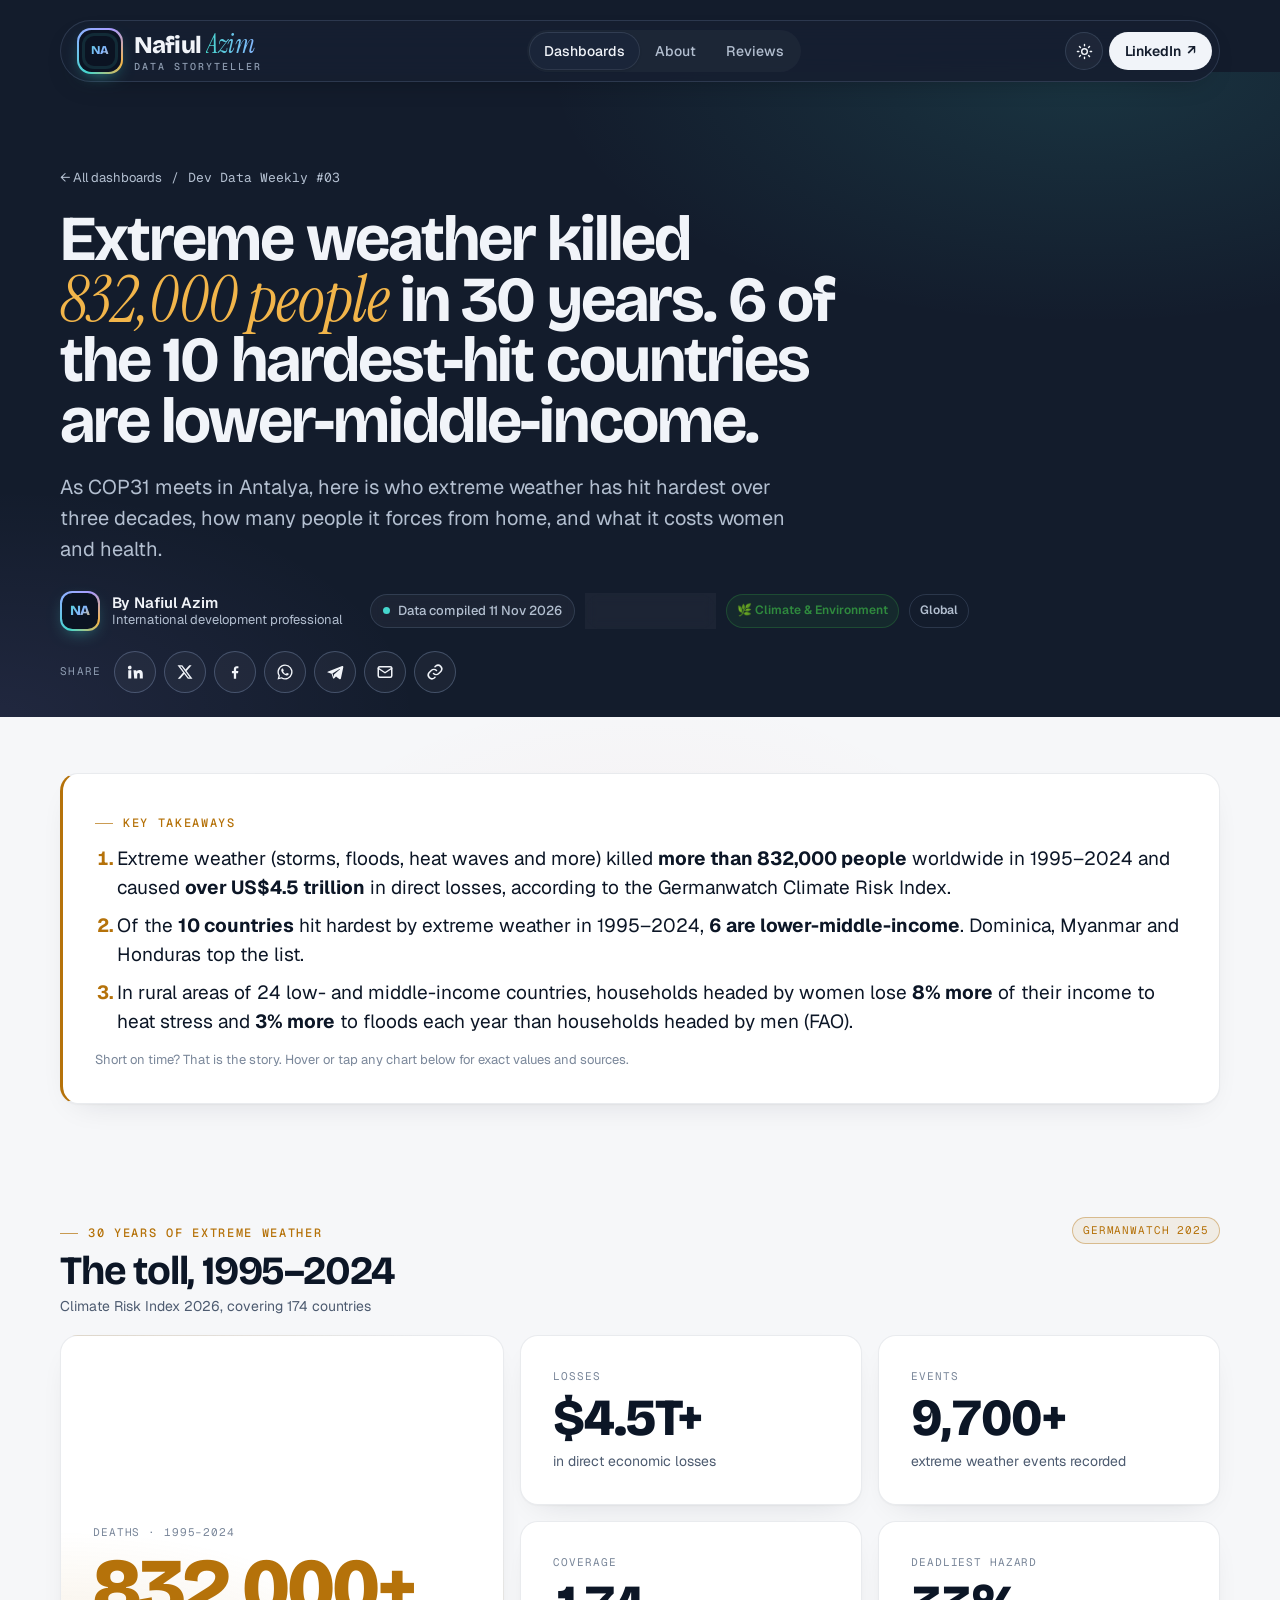
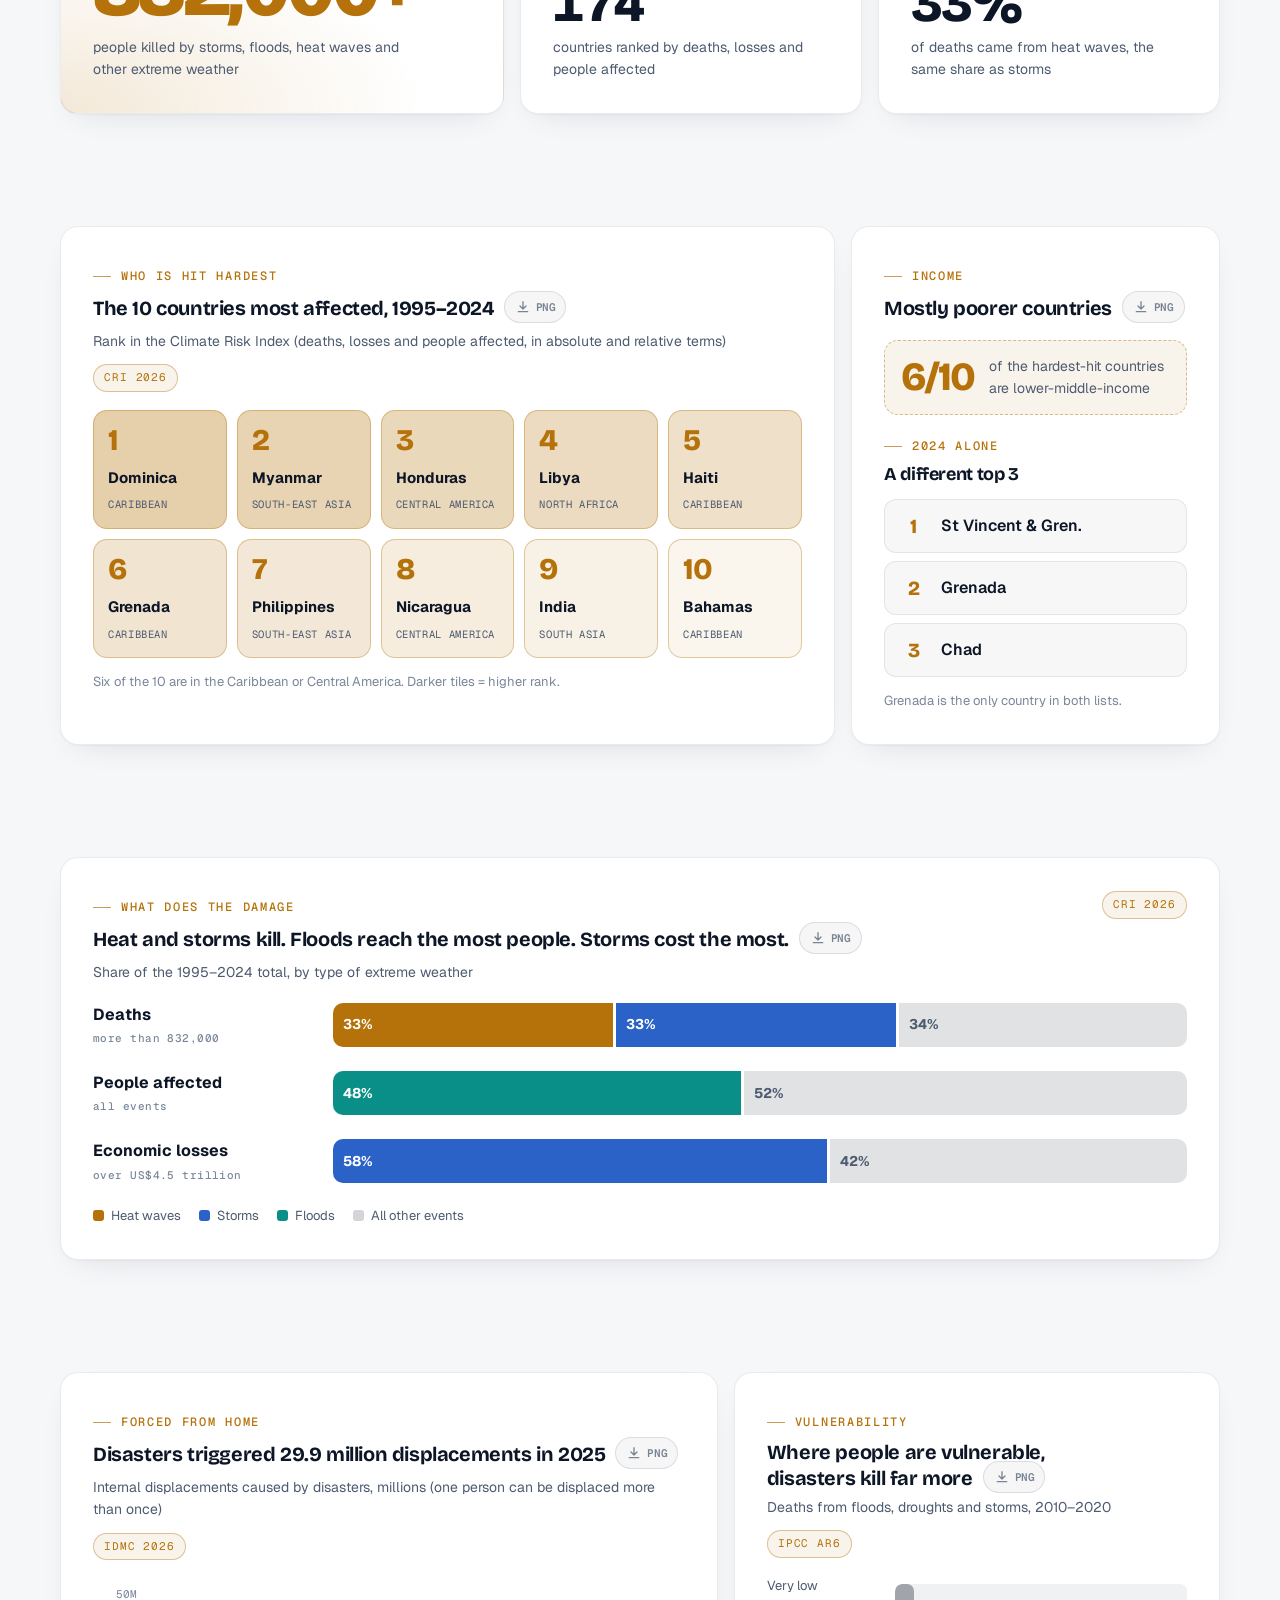
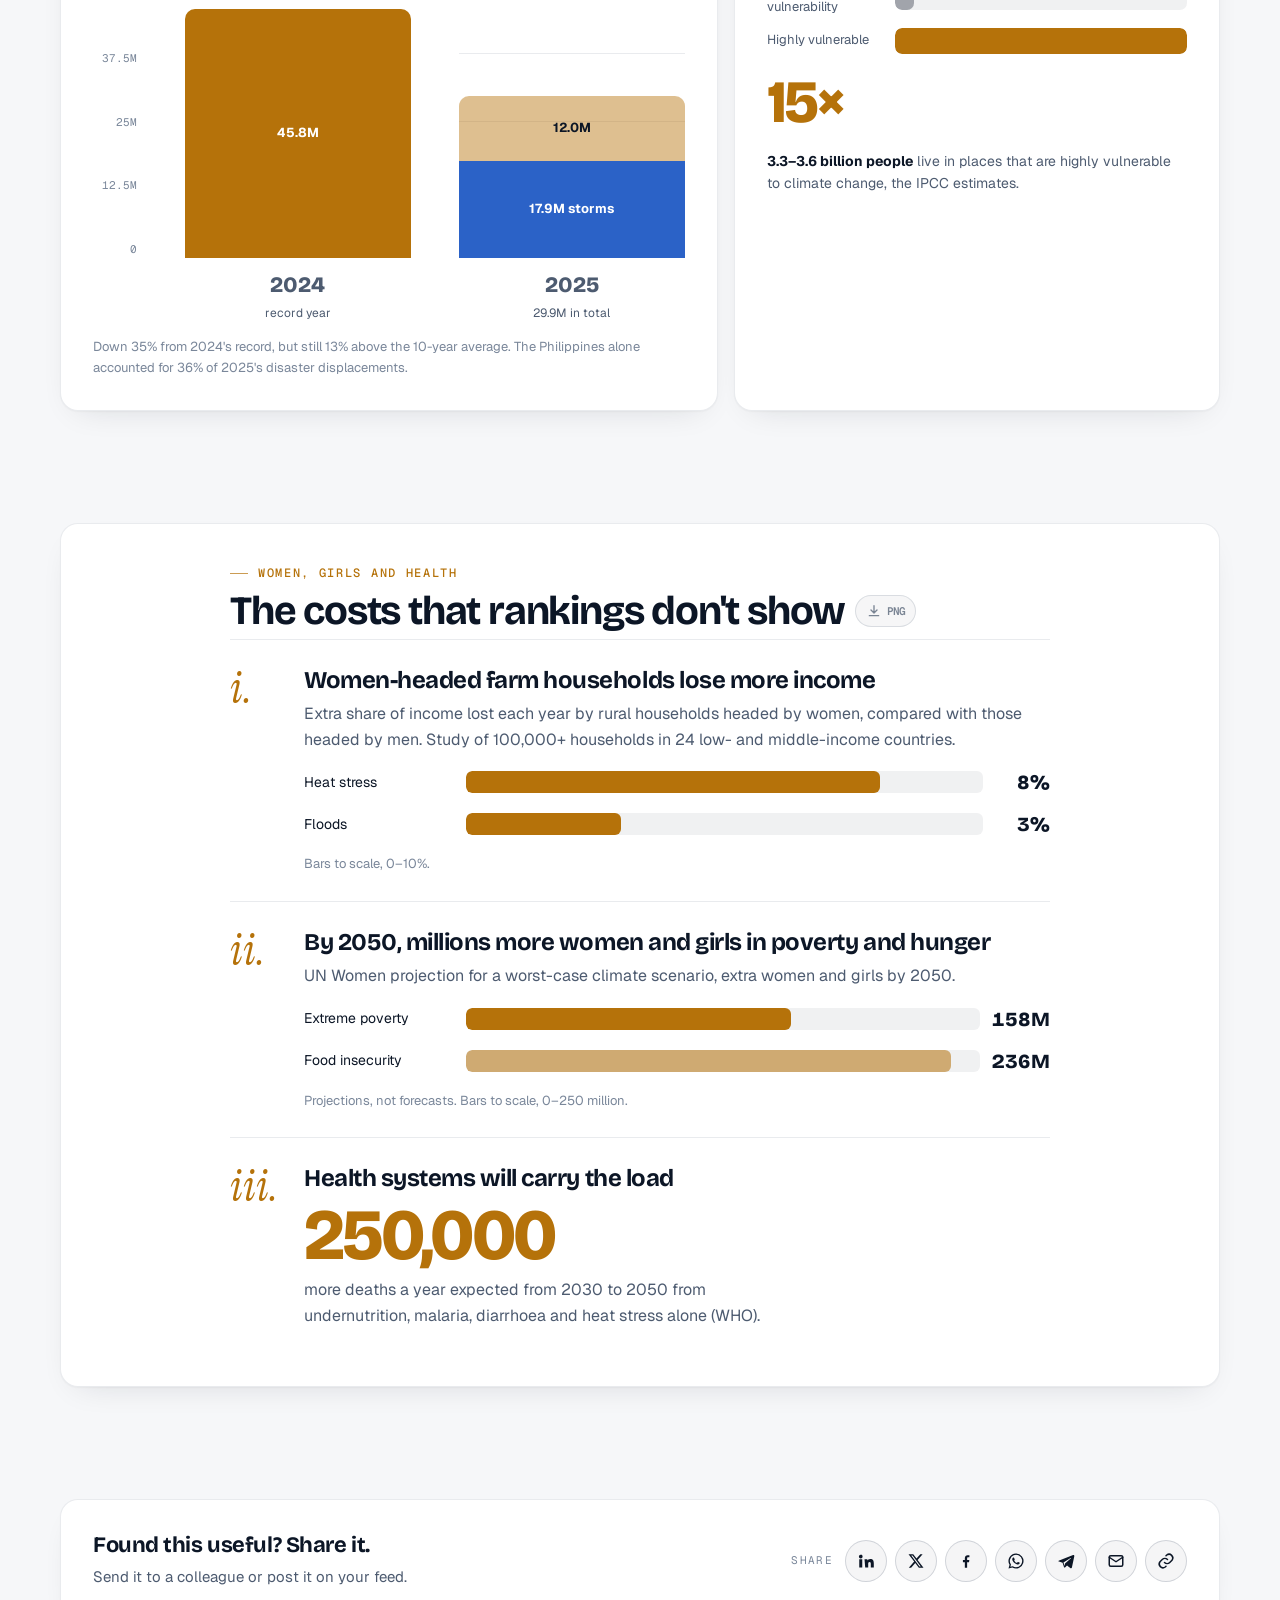
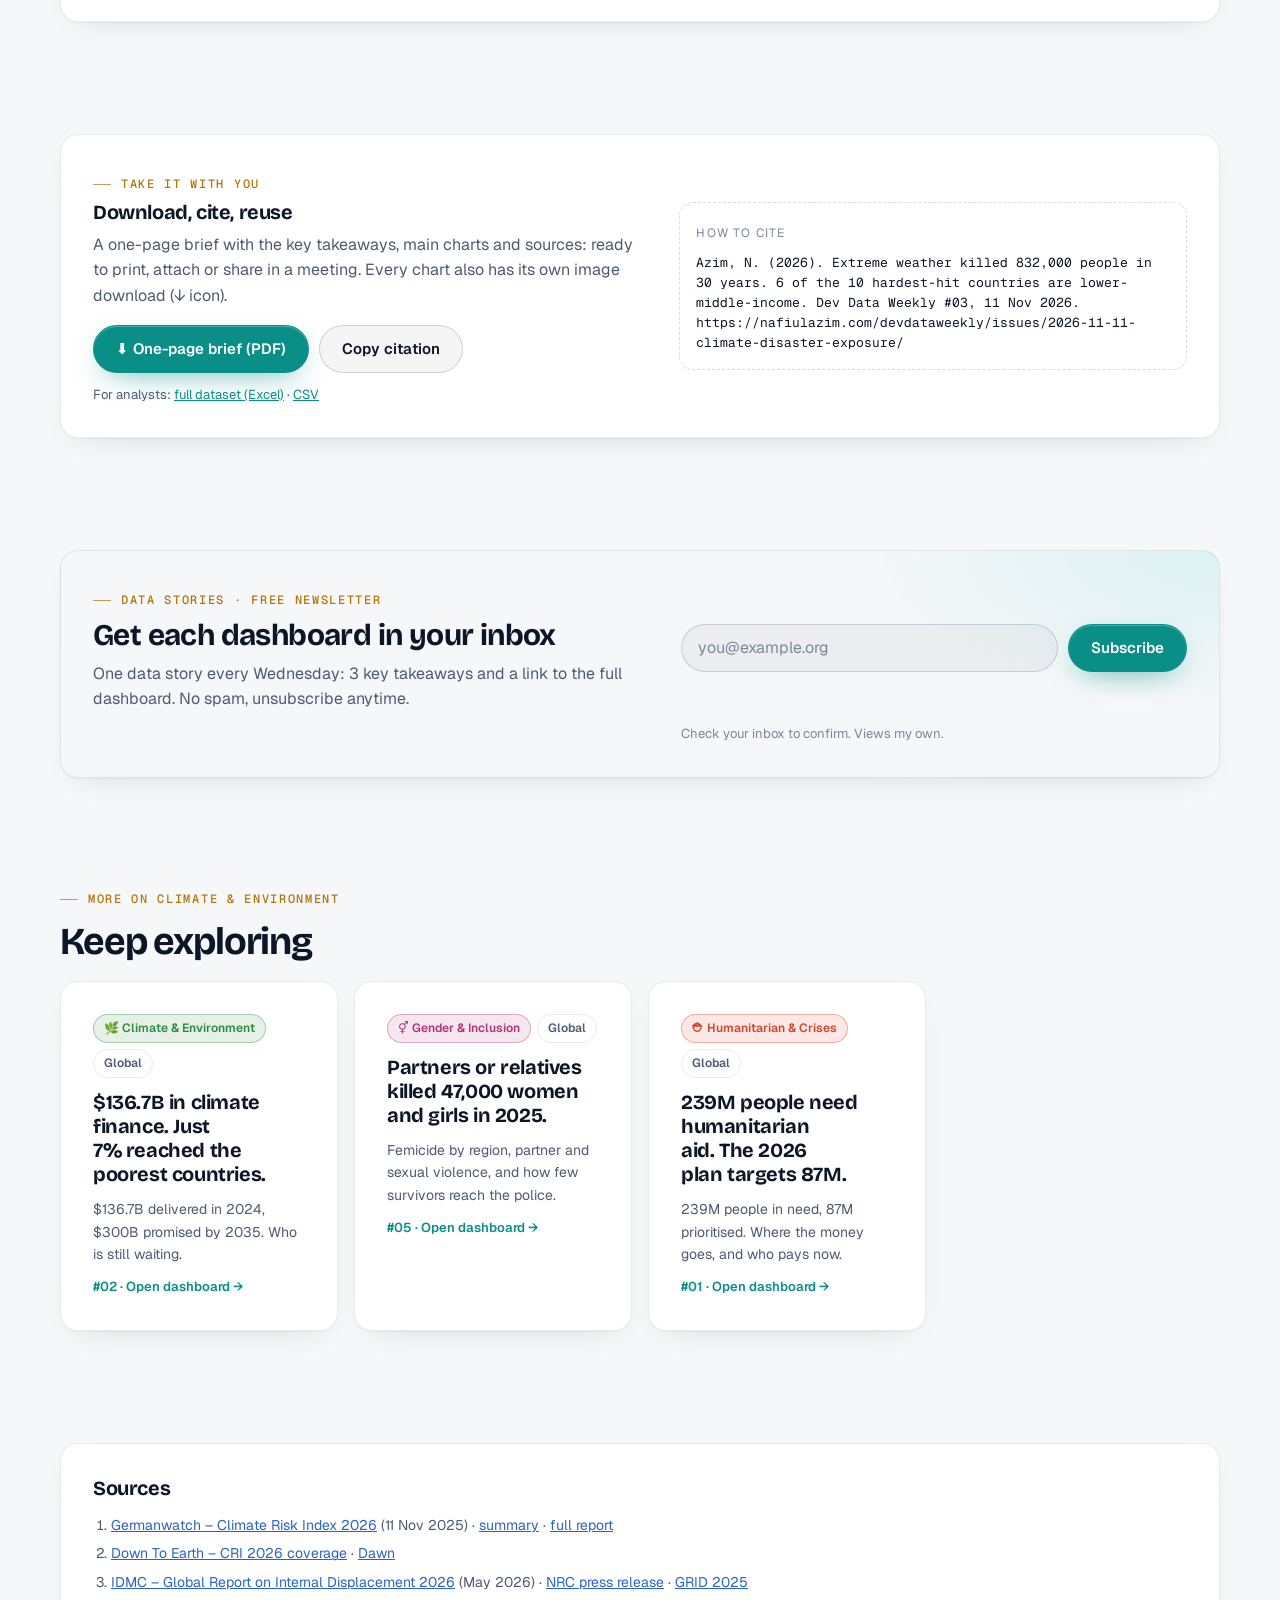
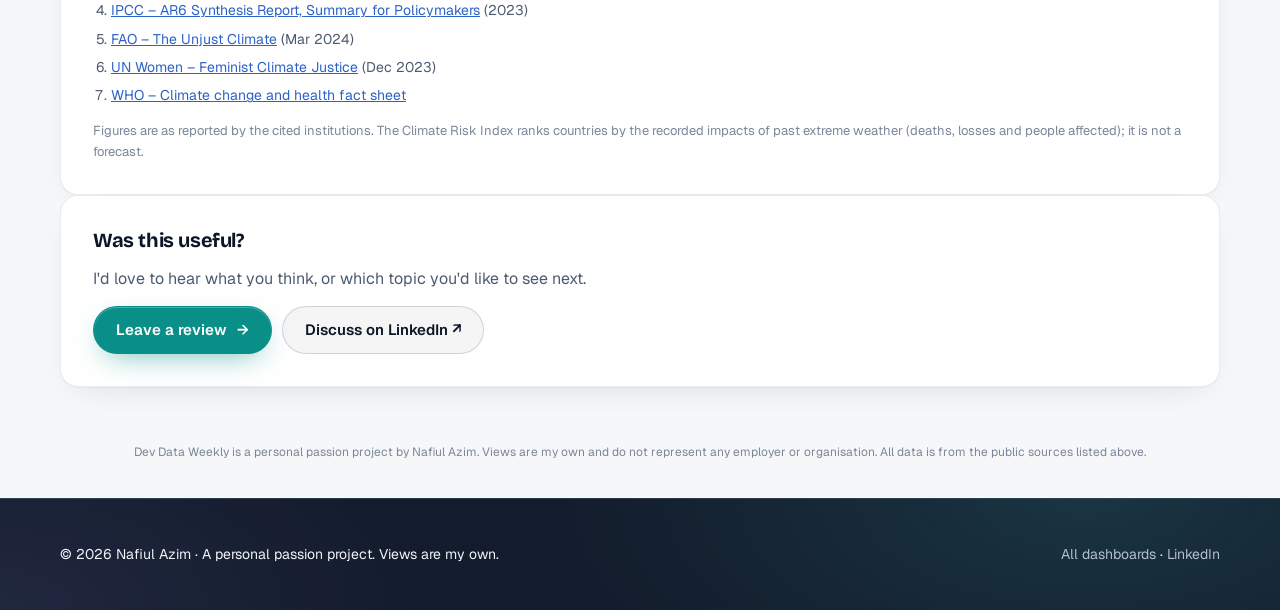
<file: devdataweekly/issues/2026-11-11-climate-disaster-exposure/index.html>
<!doctype html>
<html lang="en">
<head>
<meta charset="utf-8">
<meta name="viewport" content="width=device-width,initial-scale=1,viewport-fit=cover">
<title>Climate disasters: 832,000 deaths in 30 years, who is hit hardest · Nafiul Azim</title>
<link rel="icon" href="/favicon.ico?v=2" sizes="any">
<link rel="icon" href="/assets/icons/favicon.svg?v=2" type="image/svg+xml">
<link rel="icon" href="/assets/icons/favicon-32.png?v=2" type="image/png" sizes="32x32">
<link rel="apple-touch-icon" href="/assets/icons/apple-touch-icon.png?v=2">
<link rel="manifest" href="/site.webmanifest">
<meta name="description" content="Extreme weather killed more than 832,000 people in 1995–2024. Six of the 10 hardest-hit countries are lower-middle-income. An interactive dashboard on who is most exposed to climate disasters.">
<meta property="og:title" content="Extreme weather killed 832,000 people in 30 years. 6 of the 10 hardest-hit countries are lower-middle-income.">
<meta property="og:description" content="Who is most exposed to climate disasters: deaths, losses, displacement, and the cost for women and health. Dev Data Weekly #03.">
<meta property="og:url" content="https://nafiulazim.com/devdataweekly/issues/2026-11-11-climate-disaster-exposure/">
<link rel="canonical" href="https://nafiulazim.com/devdataweekly/issues/2026-11-11-climate-disaster-exposure/">
<meta property="og:type" content="article">
<meta property="og:site_name" content="Nafiul Azim · Dev Data Weekly">
<meta property="og:image" content="https://nafiulazim.com/devdataweekly/issues/2026-11-11-climate-disaster-exposure/og.jpg">
<meta property="og:image:type" content="image/jpeg"><meta property="og:image:width" content="2400"><meta property="og:image:height" content="1260">
<meta property="og:image:alt" content="Dev Data Weekly #03: extreme weather killed more than 832,000 people in 1995–2024; 6 of the 10 hardest-hit countries are lower-middle-income.">
<meta property="article:author" content="Nafiul Azim">
<meta name="author" content="Nafiul Azim">
<meta name="twitter:card" content="summary_large_image">
<meta name="twitter:title" content="Extreme weather killed 832,000 people in 30 years. 6 of the 10 hardest-hit countries are lower-middle-income.">
<meta name="twitter:description" content="An interactive dashboard on who is most exposed to climate disasters, during COP31. Dev Data Weekly #03 by Nafiul Azim.">
<meta name="twitter:image" content="https://nafiulazim.com/devdataweekly/issues/2026-11-11-climate-disaster-exposure/og.jpg">
<meta name="theme-color" content="#131c2c">
<script>(function(){var t=null;try{t=localStorage.getItem("theme")}catch(e){}document.documentElement.setAttribute("data-theme",t==="dark"?"dark":"light")})()</script>

<link rel="preconnect" href="https://fonts.googleapis.com"><link rel="preconnect" href="https://fonts.gstatic.com" crossorigin>
<link rel="stylesheet" href="https://fonts.googleapis.com/css2?family=Bricolage+Grotesque:opsz,wght@12..96,500;12..96,700;12..96,800&family=Geist:wght@400;500;600;700&family=Geist+Mono:wght@400;500&family=Instrument+Serif:ital@0;1&display=swap">
<link rel="stylesheet" href="/assets/site.css?v=30">
<style>
/* Issue 03 · Climate disaster exposure — accent: amber. Layout: scorecard grid, full-width ranked tile grid + side list, small-multiple stacked bars, displacement columns | vulnerability split, single story column */
:root{--issue-d:#f2b54a;--issue-d-rgb:242,181,74;--issue:#b5720a;--issue-rgb:181,114,10;--issue-2:#2b62c7;--issue-2-rgb:43,98,199;--issue-3:#0a8f88;--issue-3-rgb:10,143,136}
@media (prefers-color-scheme:dark){:root:not([data-theme="light"]){--issue:#f2b54a;--issue-rgb:242,181,74;--issue-2:#86b6ff;--issue-2-rgb:134,182,255;--issue-3:#45d6cd;--issue-3-rgb:69,214,205}}
:root[data-theme="dark"]{--issue:#f2b54a;--issue-rgb:242,181,74;--issue-2:#86b6ff;--issue-2-rgb:134,182,255;--issue-3:#45d6cd;--issue-3-rgb:69,214,205}
.d-hero{padding-block:clamp(48px,8vw,96px) 24px}
.d-hero .wrap{display:grid;gap:20px}
.crumbs{display:flex;flex-wrap:wrap;gap:10px;align-items:center;font-size:13px;color:var(--muted)}
.crumbs a{text-decoration:none;color:var(--muted)} .crumbs a:hover{color:var(--issue)}
.d-hero h1{font-size:clamp(32px,5.2vw,64px);max-width:21ch}
.d-hero h1 em{font-style:italic;color:var(--issue)}
.metaline{display:flex;flex-wrap:wrap;gap:10px}
.hero-meta{display:flex;flex-wrap:wrap;align-items:center;gap:16px 28px;padding-top:6px}
section.tight{padding-block:clamp(28px,5vw,56px)}
.eyebrow{color:var(--issue)}
.ph{display:flex;justify-content:space-between;gap:12px;flex-wrap:wrap;align-items:baseline;margin-bottom:18px}
.ph p{margin:4px 0 0;color:var(--muted);font-size:14px}
.chip{font-family:var(--mono);font-size:11px;letter-spacing:.08em;text-transform:uppercase;padding:4px 10px;border-radius:999px;border:1px solid rgba(var(--issue-rgb),.4);color:var(--issue);background:rgba(var(--issue-rgb),.08)}
.sources ol{margin:0;padding-left:18px;color:var(--muted);font-size:14px;display:grid;gap:6px}
.sources a{color:var(--issue-2)}
.note{font-size:13px;color:var(--dim);margin:14px 0 0}
[data-tip]{cursor:help}

/* A · scorecard grid: one tall card + three */
.score{display:grid;grid-template-columns:minmax(0,1.3fr) repeat(2,minmax(0,1fr));grid-template-rows:auto auto;gap:16px}
.score .sc{display:grid;gap:6px;align-content:end;min-height:150px}
.score .sc.big{grid-row:span 2;background:radial-gradient(520px 260px at 0% 100%,rgba(var(--issue-rgb),.16),transparent 70%),var(--panel-bg)}
.score .sc small{font-family:var(--mono);font-size:11px;letter-spacing:.08em;text-transform:uppercase;color:var(--dim)}
.score .sc b{font-family:var(--display);font-size:clamp(34px,4.4vw,52px);font-weight:800;letter-spacing:-.035em;line-height:1;font-variant-numeric:tabular-nums}
.score .sc.big b{font-size:clamp(46px,6.4vw,88px);color:var(--issue)}
.score .sc span{color:var(--muted);font-size:14px;max-width:34ch}
.score .sc:focus-visible{outline:2px solid var(--issue);outline-offset:3px}
@media (max-width:860px){.score{grid-template-columns:1fr 1fr}.score .sc.big{grid-column:span 2;grid-row:auto}}
@media (max-width:440px){.score{grid-template-columns:1fr}.score .sc.big{grid-column:auto}.score .sc{min-height:0}}

/* B · ranked tile grid + side list */
.rank{display:grid;grid-template-columns:minmax(0,2.1fr) minmax(0,1fr);gap:16px}
@media (max-width:980px){.rank{grid-template-columns:1fr}}
.tiles{display:grid;grid-template-columns:repeat(5,minmax(0,1fr));gap:10px;list-style:none;margin:0;padding:0}
@media (max-width:760px){.tiles{grid-template-columns:repeat(2,minmax(0,1fr))}}
.tl{position:relative;border-radius:14px;padding:14px 14px 12px;min-height:118px;display:grid;align-content:space-between;gap:10px;border:1px solid rgba(var(--issue-rgb),.35);background:rgba(var(--issue-rgb),var(--a,.1));transition:transform .3s var(--ease),border-color .3s}
.tl:hover,.tl:focus-visible{transform:translateY(-3px);border-color:var(--issue);outline:none}
.tl .n{font-family:var(--display);font-size:30px;font-weight:800;line-height:1;letter-spacing:-.03em;color:var(--issue)}
.tl .c{font-weight:700;font-size:15px;line-height:1.2;color:var(--fg)}
.tl .r{font-family:var(--mono);font-size:10.5px;letter-spacing:.06em;text-transform:uppercase;color:var(--muted)}
.side{display:grid;gap:14px;align-content:start}
.side ol{list-style:none;margin:0;padding:0;display:grid;gap:8px}
.side li{display:grid;grid-template-columns:34px 1fr;align-items:center;gap:10px;padding:10px 12px;border-radius:12px;border:1px solid var(--line);background:rgba(var(--w),.03)}
.side li b{font-family:var(--display);font-size:20px;font-weight:800;color:var(--issue);text-align:center}
.side li span{font-weight:600}
.inc{display:grid;grid-template-columns:auto 1fr;gap:14px;align-items:center;padding:14px 16px;border-radius:14px;background:rgba(var(--issue-rgb),.08);border:1px dashed rgba(var(--issue-rgb),.45)}
.inc b{font-family:var(--display);font-size:40px;font-weight:800;letter-spacing:-.03em;color:var(--issue);line-height:1}
.inc span{font-size:14px;color:var(--muted)}

/* C · small multiples: 100% stacked bars */
.sm{display:grid;gap:22px}
.smr{display:grid;grid-template-columns:minmax(150px,220px) minmax(0,1fr);gap:8px 20px;align-items:center}
@media (max-width:640px){.smr{grid-template-columns:1fr}}
.smr h4{margin:0;font-size:16px}
.smr h4 small{display:block;font-family:var(--mono);font-size:11px;font-weight:500;color:var(--dim);letter-spacing:.04em;margin-top:3px}
.stack{display:flex;height:44px;border-radius:10px;overflow:hidden;gap:3px}
.seg{display:flex;align-items:center;padding:0 10px;min-width:0;font-weight:700;font-size:14px;white-space:nowrap;overflow:hidden;color:#fff;transform-origin:left}
.seg.h{background:var(--issue)} .seg.s{background:var(--issue-2)} .seg.f{background:var(--issue-3)}
.seg.o{background:rgba(var(--w),.12);color:var(--muted)}
:root[data-theme="dark"] .seg.h,:root[data-theme="dark"] .seg.s,:root[data-theme="dark"] .seg.f{color:#0b1322}
@media (prefers-color-scheme:dark){:root:not([data-theme="light"]) .seg.h,:root:not([data-theme="light"]) .seg.s,:root:not([data-theme="light"]) .seg.f{color:#0b1322}}
.seg:hover,.seg:focus-visible{filter:brightness(1.12);outline:none}
.js [data-anim] .seg{transform:scaleX(0);transition:transform 1s var(--ease)}
.js [data-anim].in .seg{transform:none}
.key{display:flex;flex-wrap:wrap;gap:8px 18px;font-size:13px;color:var(--muted)}
.key i{display:inline-block;width:11px;height:11px;border-radius:3px;margin-right:7px;vertical-align:-1px}

/* D · split: displacement columns | vulnerability */
.split{display:grid;grid-template-columns:minmax(0,1.15fr) minmax(0,.85fr);gap:16px}
@media (max-width:900px){.split{grid-template-columns:1fr}}
.cols{display:grid;grid-template-columns:44px 1fr 1fr;gap:0 clamp(16px,4vw,48px);height:280px;align-items:end;position:relative;padding-top:8px}
.axis{height:100%;display:flex;flex-direction:column;justify-content:space-between;font-family:var(--mono);font-size:11px;color:var(--dim);text-align:right;padding-bottom:0}
.colw{height:100%;display:flex;flex-direction:column;justify-content:flex-end;align-items:stretch;background:repeating-linear-gradient(to top,var(--line) 0 1px,transparent 1px 25%)}
.col{display:flex;flex-direction:column;justify-content:flex-end;border-radius:10px 10px 0 0;overflow:hidden;transform-origin:bottom}
.col .p{display:grid;place-content:center;text-align:center;font-weight:700;font-size:13px;color:#fff;padding:4px;min-height:0}
.col .p.h{background:var(--issue)} .col .p.s{background:var(--issue-2)} .col .p.o{background:rgba(var(--issue-rgb),.45);color:var(--fg)}
:root[data-theme="dark"] .col .p.h,:root[data-theme="dark"] .col .p.s{color:#0b1322}
@media (prefers-color-scheme:dark){:root:not([data-theme="light"]) .col .p.h,:root:not([data-theme="light"]) .col .p.s{color:#0b1322}}
.col .p:hover,.col .p:focus-visible{filter:brightness(1.12);outline:none}
.js [data-anim] .col{transform:scaleY(0);transition:transform 1.1s var(--ease)}
.js [data-anim].in .col{transform:none}
.cl{display:grid;grid-template-columns:44px 1fr 1fr;gap:0 clamp(16px,4vw,48px);margin-top:10px;text-align:center}
.cl b{display:block;font-family:var(--display);font-size:22px;font-weight:800}
.cl span{font-size:12px;color:var(--muted)}
.vul{display:grid;gap:18px;align-content:start}
.ratio{display:grid;gap:10px}
.rr{display:grid;grid-template-columns:minmax(0,118px) 1fr;gap:10px;align-items:center;font-size:13px;color:var(--muted)}
.rb{height:26px;border-radius:7px;background:rgba(var(--w),.06);overflow:hidden}
.rb i{display:block;height:100%;border-radius:7px;background:var(--issue);transform-origin:left}
.rb i.lo{background:rgba(var(--w),.35)}
.js [data-anim] .rb i{transform:scaleX(0);transition:transform 1.2s var(--ease)}
.js [data-anim].in .rb i{transform:none}
.bign{font-family:var(--display);font-size:clamp(40px,5vw,60px);font-weight:800;letter-spacing:-.04em;line-height:1;color:var(--issue)}
.vul p{margin:0;color:var(--muted);font-size:14px}

/* E · single story column */
.story{max-width:820px;margin-inline:auto;display:grid;gap:0}
.story .head{margin-bottom:8px}
.st{display:grid;grid-template-columns:56px 1fr;gap:18px;padding:26px 0;border-top:1px solid var(--line)}
.st:first-of-type{border-top:0}
.st .num{font-family:var(--serif);font-style:italic;font-size:44px;line-height:1;color:var(--issue)}
.st h3{margin:0 0 6px;font-size:clamp(19px,2.2vw,24px)}
.st p{margin:0 0 14px;color:var(--muted)}
@media (max-width:520px){.st{grid-template-columns:1fr;gap:8px}.st .num{font-size:34px}}
.hb{display:grid;gap:10px}
.hbr{display:grid;grid-template-columns:minmax(0,150px) 1fr auto;gap:12px;align-items:center;font-size:14px}
.hbr .t{height:22px;border-radius:6px;background:rgba(var(--w),.06);overflow:hidden}
.hbr .t i{display:block;height:100%;border-radius:6px;background:var(--issue);transform-origin:left}
.hbr .t i.b2{background:rgba(var(--issue-rgb),.55)}
.hbr b{font-family:var(--display);font-size:20px;font-weight:800;min-width:4.2ch;text-align:right;font-variant-numeric:tabular-nums}
.hbr:hover .t i,.hbr:focus-visible .t i{filter:brightness(1.12)}
.hbr:focus-visible{outline:2px solid var(--issue);outline-offset:4px;border-radius:6px}
@media (max-width:440px){.hbr{grid-template-columns:1fr auto}.hbr .t{grid-column:1/-1;grid-row:2}}
.js [data-anim] .hbr .t i{transform:scaleX(0);transition:transform 1.2s var(--ease)}
.js [data-anim].in .hbr .t i{transform:none}
.wh{display:flex;flex-wrap:wrap;align-items:baseline;gap:6px 14px}
.wh .bign{font-size:clamp(44px,6vw,72px)}
.wh span:not(.bign){color:var(--muted);max-width:44ch}
</style>
</head>
<body>
<div class="bg-glow"></div><div class="bg-grid"></div><div class="bg-grain"></div>

<nav class="nav gut" aria-label="Main">
  <div class="wrap">
    <a class="brand" href="/" aria-label="Nafiul Azim, home"><span class="mark" aria-hidden="true"><span><i>NA</i></span></span><span class="word"><b>Nafiul<em>Azim</em></b><small>Data Storyteller</small></span></a>
    <ul>
      <li><a href="/#dashboards" class="on">Dashboards</a></li>
      <li><a href="/#about">About</a></li>
      <li><a href="/#reviews">Reviews</a></li>
    </ul>
    <div class="nav-right"><button class="theme-btn" id="theme-btn" type="button" aria-label="Switch light or dark mode"><svg class="moon" viewBox="0 0 24 24" fill="none" stroke="currentColor" stroke-width="2" stroke-linecap="round" stroke-linejoin="round"><path d="M21 12.8A9 9 0 1 1 11.2 3a7 7 0 0 0 9.8 9.8z"/></svg><svg class="sun" viewBox="0 0 24 24" fill="none" stroke="currentColor" stroke-width="2" stroke-linecap="round"><circle cx="12" cy="12" r="4"/><path d="M12 2v2M12 20v2M4.9 4.9l1.4 1.4M17.7 17.7l1.4 1.4M2 12h2M20 12h2M4.9 19.1l1.4-1.4M17.7 6.3l1.4-1.4"/></svg></button><a class="cta" href="https://www.linkedin.com/in/nafiulazimsiam/" target="_blank" rel="noopener">LinkedIn <span aria-hidden="true">↗</span></a></div>
  </div>
</nav>

<header class="d-hero gut">
  <div class="wrap">
    <div class="crumbs reveal"><a href="/#dashboards">← All dashboards</a><span>/</span><span class="mono">Dev Data Weekly #03</span></div>
    <h1 class="reveal d1">Extreme weather killed <em class="serif">832,000 people</em> in 30 years. 6 of the 10 hardest-hit countries are lower-middle-income.</h1>
    <p class="lede reveal d2">As COP31 meets in Antalya, here is who extreme weather has hit hardest over three decades, how many people it forces from home, and what it costs women and health.</p>
    <div class="hero-meta reveal d3">
      <a class="byline" href="/#about"><span class="mark sm" aria-hidden="true"><span><i>NA</i></span></span><span class="who"><b>By Nafiul Azim</b><span>International development professional</span></span></a>
      <div class="metaline"><span class="pill"><span class="dot"></span>Data compiled 11 Nov 2026</span><span class="pill">Climate disasters</span><span class="ttag t-climate">🌿 Climate &amp; Environment</span><span class="rtag">Global</span></div>
    </div>
    <div class="reveal d3"><div class="share" data-share>
        <span class="share-l">Share</span>
        <a data-net="linkedin" href="#" aria-label="Share on LinkedIn"><svg viewBox="0 0 24 24" fill="currentColor" aria-hidden="true"><path d="M4.98 3.5A2.5 2.5 0 1 1 5 8.5a2.5 2.5 0 0 1-.02-5zM3 9.75h4v11H3zm7 0h3.8v1.6h.05c.53-1 1.83-2.05 3.77-2.05 4.03 0 4.78 2.6 4.78 6v5.45h-4v-4.83c0-1.15-.02-2.63-1.6-2.63-1.6 0-1.85 1.25-1.85 2.55v4.91h-4z"/></svg></a>
        <a data-net="x" href="#" aria-label="Share on X"><svg viewBox="0 0 24 24" fill="currentColor" aria-hidden="true"><path d="M17.75 3h3.07l-6.7 7.66L22 21h-6.17l-4.83-6.32L5.47 21H2.4l7.17-8.2L2 3h6.33l4.37 5.78zm-1.08 16.17h1.7L7.41 4.74H5.59z"/></svg></a>
        <a data-net="facebook" href="#" aria-label="Share on Facebook"><svg viewBox="0 0 24 24" fill="currentColor" aria-hidden="true"><path d="M13.5 21v-7.5h2.55l.38-3H13.5V8.6c0-.86.24-1.45 1.48-1.45h1.57V4.47A21 21 0 0 0 14.27 4.35c-2.27 0-3.82 1.38-3.82 3.92v2.23H7.9v3h2.55V21z"/></svg></a>
        <a data-net="whatsapp" href="#" aria-label="Share on WhatsApp"><svg viewBox="0 0 24 24" fill="currentColor" aria-hidden="true"><path d="M12 2a10 10 0 0 0-8.6 15.1L2 22l5.05-1.33A10 10 0 1 0 12 2zm0 18.2a8.2 8.2 0 0 1-4.2-1.15l-.3-.18-3 .78.8-2.92-.2-.3A8.2 8.2 0 1 1 12 20.2zm4.5-6.15c-.25-.12-1.46-.72-1.69-.8-.23-.08-.39-.12-.55.12-.17.25-.64.8-.78.97-.14.16-.29.18-.53.06-.25-.12-1.05-.39-2-1.23-.73-.66-1.23-1.47-1.38-1.72-.14-.25-.01-.38.11-.5.11-.11.25-.29.37-.43.13-.15.17-.25.25-.41.08-.17.04-.31-.02-.43-.06-.13-.55-1.33-.76-1.82-.2-.48-.4-.41-.55-.42h-.47a.9.9 0 0 0-.65.31c-.23.25-.86.84-.86 2.04s.88 2.37 1 2.53c.13.17 1.73 2.64 4.2 3.7.58.26 1.04.41 1.4.52.59.19 1.13.16 1.55.1.47-.07 1.46-.6 1.66-1.18.21-.58.21-1.07.15-1.18-.06-.1-.22-.17-.47-.29z"/></svg></a>
        <a data-net="telegram" href="#" aria-label="Share on Telegram"><svg viewBox="0 0 24 24" fill="currentColor" aria-hidden="true"><path d="M21.5 4.1 2.9 11.3c-1.27.5-1.26 1.22-.23 1.53l4.77 1.49 1.84 5.6c.22.62.11.86.76.86.5 0 .72-.23 1-.5l2.3-2.24 4.79 3.54c.88.49 1.52.24 1.74-.82l3.14-14.8c.32-1.3-.5-1.88-1.5-1.86zM8.6 14.1l9.5-6c.47-.29.9-.13.55.18l-7.97 7.2-.3 3.3z"/></svg></a>
        <a data-net="email" href="#" aria-label="Share by email"><svg viewBox="0 0 24 24" fill="none" stroke="currentColor" stroke-width="2" stroke-linecap="round" stroke-linejoin="round" aria-hidden="true"><rect x="3" y="5" width="18" height="14" rx="2"/><path d="m3 7 9 6 9-6"/></svg></a>
        <button type="button" data-net="copy" aria-label="Copy link"><svg viewBox="0 0 24 24" fill="none" stroke="currentColor" stroke-width="2" stroke-linecap="round" stroke-linejoin="round" aria-hidden="true"><path d="M10 14a5 5 0 0 0 7 0l3-3a5 5 0 0 0-7-7l-1 1"/><path d="M14 10a5 5 0 0 0-7 0l-3 3a5 5 0 0 0 7 7l1-1"/></svg></button>
        <button type="button" data-net="native" aria-label="More sharing options"><svg viewBox="0 0 24 24" fill="none" stroke="currentColor" stroke-width="2" stroke-linecap="round" stroke-linejoin="round" aria-hidden="true"><path d="M12 3v13M7 8l5-5 5 5"/><path d="M5 13v6a2 2 0 0 0 2 2h10a2 2 0 0 0 2-2v-6"/></svg></button>
      </div></div>
  </div>
</header>

<section class="tight gut takeaways-sec"><div class="wrap"><div class="panel takeaways reveal"><span class="eyebrow">Key takeaways</span><ol><li>Extreme weather (storms, floods, heat waves and more) killed <b>more than 832,000 people</b> worldwide in 1995–2024 and caused <b>over US$4.5 trillion</b> in direct losses, according to the Germanwatch Climate Risk Index.</li><li>Of the <b>10 countries</b> hit hardest by extreme weather in 1995–2024, <b>6 are lower-middle-income</b>. Dominica, Myanmar and Honduras top the list.</li><li>In rural areas of 24 low- and middle-income countries, households headed by women lose <b>8% more</b> of their income to heat stress and <b>3% more</b> to floods each year than households headed by men (FAO).</li></ol><p class="tk-note">Short on time? That is the story. Hover or tap any chart below for exact values and sources.</p></div></div></section>

<section class="tight gut">
  <div class="wrap">
    <div class="ph reveal"><div><span class="eyebrow">30 years of extreme weather</span><h2 style="margin-top:8px;font-size:clamp(26px,3.4vw,40px)">The toll, 1995–2024</h2><p>Climate Risk Index 2026, covering 174 countries</p></div><span class="chip">Germanwatch 2025</span></div>
    <div class="score">
      <div class="panel sc big reveal" data-tip="Deaths from extreme weather events worldwide over 30 years (1995–2024): more than 832,000" data-src="Germanwatch, Climate Risk Index 2026 (Nov 2025); confirmed by Down To Earth and Dawn"><small>Deaths · 1995–2024</small><b>832,000+</b><span>people killed by storms, floods, heat waves and other extreme weather</span></div>
      <div class="panel sc reveal d1" data-tip="Direct economic losses from extreme weather, 1995–2024: over US$4.5 trillion (inflation-adjusted)" data-src="Germanwatch, Climate Risk Index 2026 (Nov 2025); confirmed by Down To Earth and Dawn"><small>Losses</small><b>$4.5T+</b><span>in direct economic losses</span></div>
      <div class="panel sc reveal d2" data-tip="Extreme weather events recorded, 1995–2024: more than 9,700" data-src="Germanwatch, Climate Risk Index 2026 (Nov 2025); confirmed by Down To Earth"><small>Events</small><b>9,700+</b><span>extreme weather events recorded</span></div>
      <div class="panel sc reveal d1" data-tip="Countries ranked in the Climate Risk Index 2026: 174" data-src="Germanwatch, Climate Risk Index 2026 (Nov 2025); PreventionWeb listing"><small>Coverage</small><b>174</b><span>countries ranked by deaths, losses and people affected</span></div>
      <div class="panel sc reveal d2" data-tip="Share of extreme-weather deaths caused by heat waves, 1995–2024: 33%" data-src="Germanwatch, Climate Risk Index 2026 summary (Nov 2025); confirmed by Down To Earth"><small>Deadliest hazard</small><b>33%</b><span>of deaths came from heat waves, the same share as storms</span></div>
    </div>
  </div>
</section>

<section class="tight gut">
  <div class="wrap rank">
    <div class="panel reveal">
      <div class="ph"><div><span class="eyebrow">Who is hit hardest</span><h3 style="margin-top:8px">The 10 countries most affected, 1995–2024</h3><p>Rank in the Climate Risk Index (deaths, losses and people affected, in absolute and relative terms)</p></div><span class="chip">CRI 2026</span></div>
      <ol class="tiles" aria-label="The 10 countries most affected by extreme weather, 1995–2024">
        <li class="tl" style="--a:.34" data-tip="Dominica: rank 1 of 174, most affected 1995–2024" data-src="Germanwatch, Climate Risk Index 2026 (Nov 2025); confirmed by Down To Earth, Dawn and Outlook India"><span class="n">1</span><span><span class="c">Dominica</span><br><span class="r">Caribbean</span></span></li>
        <li class="tl" style="--a:.31" data-tip="Myanmar: rank 2 of 174, 1995–2024" data-src="Germanwatch, Climate Risk Index 2026 (Nov 2025); confirmed by Down To Earth, Dawn and Outlook India"><span class="n">2</span><span><span class="c">Myanmar</span><br><span class="r">South-East Asia</span></span></li>
        <li class="tl" style="--a:.28" data-tip="Honduras: rank 3 of 174, 1995–2024" data-src="Germanwatch, Climate Risk Index 2026 (Nov 2025); confirmed by Down To Earth, Dawn and Outlook India"><span class="n">3</span><span><span class="c">Honduras</span><br><span class="r">Central America</span></span></li>
        <li class="tl" style="--a:.25" data-tip="Libya: rank 4 of 174, 1995–2024" data-src="Germanwatch, Climate Risk Index 2026 (Nov 2025); confirmed by Down To Earth, Dawn and Outlook India"><span class="n">4</span><span><span class="c">Libya</span><br><span class="r">North Africa</span></span></li>
        <li class="tl" style="--a:.22" data-tip="Haiti: rank 5 of 174, 1995–2024" data-src="Germanwatch, Climate Risk Index 2026 (Nov 2025); confirmed by Down To Earth, Dawn and Outlook India"><span class="n">5</span><span><span class="c">Haiti</span><br><span class="r">Caribbean</span></span></li>
        <li class="tl" style="--a:.19" data-tip="Grenada: rank 6 of 174, 1995–2024" data-src="Germanwatch, Climate Risk Index 2026 (Nov 2025); confirmed by Down To Earth, Dawn and Outlook India"><span class="n">6</span><span><span class="c">Grenada</span><br><span class="r">Caribbean</span></span></li>
        <li class="tl" style="--a:.16" data-tip="Philippines: rank 7 of 174, 1995–2024" data-src="Germanwatch, Climate Risk Index 2026 (Nov 2025); confirmed by Down To Earth, Dawn and Outlook India"><span class="n">7</span><span><span class="c">Philippines</span><br><span class="r">South-East Asia</span></span></li>
        <li class="tl" style="--a:.13" data-tip="Nicaragua: rank 8 of 174, 1995–2024" data-src="Germanwatch, Climate Risk Index 2026 (Nov 2025); confirmed by Down To Earth, Dawn and Outlook India"><span class="n">8</span><span><span class="c">Nicaragua</span><br><span class="r">Central America</span></span></li>
        <li class="tl" style="--a:.10" data-tip="India: rank 9 of 174, 1995–2024" data-src="Germanwatch, Climate Risk Index 2026 (Nov 2025); confirmed by Down To Earth, Dawn and Outlook India"><span class="n">9</span><span><span class="c">India</span><br><span class="r">South Asia</span></span></li>
        <li class="tl" style="--a:.07" data-tip="Bahamas: rank 10 of 174, 1995–2024" data-src="Germanwatch, Climate Risk Index 2026 (Nov 2025); confirmed by Down To Earth, Dawn and Outlook India"><span class="n">10</span><span><span class="c">Bahamas</span><br><span class="r">Caribbean</span></span></li>
      </ol>
      <p class="note">Six of the 10 are in the Caribbean or Central America. Darker tiles = higher rank.</p>
    </div>
    <div class="panel side reveal d1">
      <div><span class="eyebrow">Income</span><h3 style="margin-top:8px">Mostly poorer countries</h3></div>
      <div class="inc" data-tip="6 of the 10 most affected countries in 1995–2024 are lower-middle-income" data-src="Germanwatch, Climate Risk Index 2026 (Nov 2025); confirmed by Down To Earth"><b>6/10</b><span>of the hardest-hit countries are lower-middle-income</span></div>
      <div><span class="eyebrow">2024 alone</span><h3 style="margin-top:8px;font-size:18px">A different top 3</h3></div>
      <ol aria-label="Most affected countries in 2024">
        <li data-tip="St Vincent and the Grenadines: rank 1 of 174 in 2024" data-src="Germanwatch, Climate Risk Index 2026 (Nov 2025); confirmed by Down To Earth and Dawn"><b>1</b><span>St Vincent &amp; Gren.</span></li>
        <li data-tip="Grenada: rank 2 of 174 in 2024 (also rank 6 for 1995–2024)" data-src="Germanwatch, Climate Risk Index 2026 (Nov 2025); confirmed by Down To Earth and Dawn"><b>2</b><span>Grenada</span></li>
        <li data-tip="Chad: rank 3 of 174 in 2024" data-src="Germanwatch, Climate Risk Index 2026 (Nov 2025); confirmed by Down To Earth and Dawn"><b>3</b><span>Chad</span></li>
      </ol>
      <p class="note" style="margin:0">Grenada is the only country in both lists.</p>
    </div>
  </div>
</section>

<section class="tight gut">
  <div class="wrap panel reveal">
    <div class="ph"><div><span class="eyebrow">What does the damage</span><h3 style="margin-top:8px">Heat and storms kill. Floods reach the most people. Storms cost the most.</h3><p>Share of the 1995–2024 total, by type of extreme weather</p></div><span class="chip">CRI 2026</span></div>
    <div class="sm" data-anim>
      <div class="smr"><h4>Deaths<small>more than 832,000</small></h4>
        <div class="stack" role="img" aria-label="Deaths: heat waves 33%, storms 33%, all other events 34%">
          <span class="seg h" style="width:33%" data-tip="Heat waves: 33% of extreme-weather deaths, 1995–2024" data-src="Germanwatch, Climate Risk Index 2026 summary (Nov 2025); confirmed by Down To Earth">33%</span>
          <span class="seg s" style="width:33%" data-tip="Storms: 33% of extreme-weather deaths, 1995–2024" data-src="Germanwatch, Climate Risk Index 2026 summary (Nov 2025); confirmed by Down To Earth">33%</span>
          <span class="seg o" style="width:34%" data-tip="All other events (floods, droughts, wildfires and more): 34% of deaths, 1995–2024 (calculated: 100% − 33% − 33%)" data-src="Calculated from Germanwatch, Climate Risk Index 2026 summary">34%</span>
        </div></div>
      <div class="smr"><h4>People affected<small>all events</small></h4>
        <div class="stack" role="img" aria-label="People affected: floods 48%, all other events 52%">
          <span class="seg f" style="width:48%" data-tip="Floods: 48% of people affected by extreme weather, 1995–2024" data-src="Germanwatch, Climate Risk Index 2026 (Nov 2025), CRI web page and summary">48%</span>
          <span class="seg o" style="width:52%" data-tip="All other events: 52% of people affected, 1995–2024 (calculated: 100% − 48%)" data-src="Calculated from Germanwatch, Climate Risk Index 2026">52%</span>
        </div></div>
      <div class="smr"><h4>Economic losses<small>over US$4.5 trillion</small></h4>
        <div class="stack" role="img" aria-label="Economic losses: storms 58%, all other events 42%">
          <span class="seg s" style="width:58%" data-tip="Storms: 58% of economic losses from extreme weather, 1995–2024" data-src="Germanwatch, Climate Risk Index 2026 summary (Nov 2025); confirmed by Down To Earth">58%</span>
          <span class="seg o" style="width:42%" data-tip="All other events: 42% of economic losses, 1995–2024 (calculated: 100% − 58%)" data-src="Calculated from Germanwatch, Climate Risk Index 2026">42%</span>
        </div></div>
      <div class="key"><span><i style="background:var(--issue)"></i>Heat waves</span><span><i style="background:var(--issue-2)"></i>Storms</span><span><i style="background:var(--issue-3)"></i>Floods</span><span><i style="background:rgba(var(--w),.18)"></i>All other events</span></div>
    </div>
  </div>
</section>

<section class="tight gut">
  <div class="wrap split">
    <div class="panel reveal">
      <div class="ph"><div><span class="eyebrow">Forced from home</span><h3 style="margin-top:8px">Disasters triggered 29.9 million displacements in 2025</h3><p>Internal displacements caused by disasters, millions (one person can be displaced more than once)</p></div><span class="chip">IDMC 2026</span></div>
      <div class="cols" data-anim role="img" aria-label="Column chart: 45.8 million disaster displacements in 2024, the highest on record; 29.9 million in 2025, of which 17.9 million from storms.">
        <div class="axis" aria-hidden="true"><span>50M</span><span>37.5M</span><span>25M</span><span>12.5M</span><span>0</span></div>
        <div class="colw"><div class="col" style="height:91.6%"><div class="p h" style="height:100%" data-tip="Disaster displacements in 2024: 45.8 million, the highest since records began in 2008" data-src="IDMC, Global Report on Internal Displacement 2025; confirmed by Euronews and NRC">45.8M</div></div></div>
        <div class="colw"><div class="col" style="height:59.8%"><div class="p o" style="height:40.13%" data-tip="Other hazards (floods, earthquakes and more) in 2025: 12.0 million displacements (calculated: 29.9M − 17.9M)" data-src="Calculated from IDMC, Global Report on Internal Displacement 2026">12.0M</div><div class="p s" style="height:59.87%" data-tip="Storms in 2025: 17.9 million displacements, the main trigger (59.9% of 29.9 million, calculated)" data-src="IDMC, Global Report on Internal Displacement 2026 (May 2026); confirmed by NRC press release">17.9M storms</div></div></div>
      </div>
      <div class="cl" aria-hidden="true"><span></span><span><b>2024</b><span>record year</span></span><span><b>2025</b><span>29.9M in total</span></span></div>
      <p class="note" data-tip="Disaster displacements fell 35% from 2024 to 2025 (29.9M vs 45.8M; calculated 34.7%), still 13% above the 10-year average. The Philippines accounted for 36% of 2025 disaster displacements" data-src="IDMC, Global Report on Internal Displacement 2026 (May 2026); confirmed by NRC and The Manila Times">Down 35% from 2024's record, but still 13% above the 10-year average. The Philippines alone accounted for 36% of 2025's disaster displacements.</p>
    </div>
    <div class="panel vul reveal d1">
      <div class="ph" style="margin:0"><div><span class="eyebrow">Vulnerability</span><h3 style="margin-top:8px">Where people are vulnerable, disasters kill far more</h3><p>Deaths from floods, droughts and storms, 2010–2020</p></div><span class="chip">IPCC AR6</span></div>
      <div class="ratio" data-anim role="img" aria-label="Bars to scale: death rates from floods, droughts and storms were 15 times higher in highly vulnerable regions than in regions with very low vulnerability, 2010–2020.">
        <div class="rr"><span>Very low vulnerability</span><div class="rb" data-tip="Regions with very low vulnerability: baseline (1×) mortality from floods, droughts and storms, 2010–2020" data-src="IPCC AR6 Synthesis Report, Summary for Policymakers (2023); confirmed by Carbon Brief"><i class="lo" style="width:6.67%"></i></div></div>
        <div class="rr"><span>Highly vulnerable</span><div class="rb" data-tip="Highly vulnerable regions: mortality from floods, droughts and storms 15 times higher, 2010–2020" data-src="IPCC AR6 Synthesis Report, Summary for Policymakers (2023); confirmed by Carbon Brief"><i style="width:100%"></i></div></div>
      </div>
      <div class="bign" data-tip="Human mortality from floods, droughts and storms: 15 times higher in highly vulnerable regions than in very low vulnerability regions, 2010–2020" data-src="IPCC AR6 Synthesis Report, Summary for Policymakers (2023); confirmed by Carbon Brief">15×</div>
      <p data-tip="About 3.3 to 3.6 billion people live in contexts highly vulnerable to climate change" data-src="IPCC AR6 Working Group II and Synthesis Report (2022–2023); confirmed by Carbon Brief and Climate Home News"><strong style="color:var(--fg)">3.3–3.6 billion people</strong> live in places that are highly vulnerable to climate change, the IPCC estimates.</p>
    </div>
  </div>
</section>

<section class="tight gut">
  <div class="wrap panel reveal">
    <div class="story">
      <div class="head"><span class="eyebrow">Women, girls and health</span><h2 style="margin-top:8px;font-size:clamp(26px,3.4vw,40px)">The costs that rankings don't show</h2></div>
      <div class="st">
        <span class="num">i.</span>
        <div><h3>Women-headed farm households lose more income</h3>
          <p>Extra share of income lost each year by rural households headed by women, compared with those headed by men. Study of 100,000+ households in 24 low- and middle-income countries.</p>
          <div class="hb" data-anim>
            <div class="hbr" data-tip="Female-headed rural households lose 8% more of their income to heat stress each year than male-headed households (24 low- and middle-income countries)" data-src="FAO, The Unjust Climate (Mar 2024); confirmed by PreventionWeb and Rural Voice"><span>Heat stress</span><div class="t"><i style="width:80%"></i></div><b>8%</b></div>
            <div class="hbr" data-tip="Female-headed rural households lose 3% more of their income to floods each year than male-headed households (24 low- and middle-income countries)" data-src="FAO, The Unjust Climate (Mar 2024); confirmed by PreventionWeb and Rural Voice"><span>Floods</span><div class="t"><i style="width:30%"></i></div><b>3%</b></div>
          </div>
          <p class="note" data-tip="FAO analysed data from more than 100,000 rural households in 24 low- and middle-income countries" data-src="FAO, The Unjust Climate (Mar 2024); confirmed by PreventionWeb">Bars to scale, 0–10%.</p>
        </div>
      </div>
      <div class="st">
        <span class="num">ii.</span>
        <div><h3>By 2050, millions more women and girls in poverty and hunger</h3>
          <p>UN Women projection for a worst-case climate scenario, extra women and girls by 2050.</p>
          <div class="hb" data-anim>
            <div class="hbr" data-tip="Up to 158 million more women and girls pushed into extreme poverty by 2050 in a worst-case climate scenario" data-src="UN Women, Feminist Climate Justice (Dec 2023); confirmed by Arab News"><span>Extreme poverty</span><div class="t"><i style="width:63.2%"></i></div><b>158M</b></div>
            <div class="hbr" data-tip="Up to 236 million more women and girls facing food insecurity by 2050 in a worst-case climate scenario" data-src="UN Women, Feminist Climate Justice (Dec 2023); confirmed by UN Women op-ed (Mar 2024) and Arab News"><span>Food insecurity</span><div class="t"><i class="b2" style="width:94.4%"></i></div><b>236M</b></div>
          </div>
          <p class="note">Projections, not forecasts. Bars to scale, 0–250 million.</p>
        </div>
      </div>
      <div class="st">
        <span class="num">iii.</span>
        <div><h3>Health systems will carry the load</h3>
          <div class="wh" data-tip="Climate change expected to cause about 250,000 additional deaths a year between 2030 and 2050, from undernutrition, malaria, diarrhoea and heat stress alone" data-src="WHO, Climate change and health fact sheet; confirmed by WHO quantitative risk assessment (2014)"><span class="bign">250,000</span><span>more deaths a year expected from 2030 to 2050 from undernutrition, malaria, diarrhoea and heat stress alone (WHO).</span></div>
        </div>
      </div>
    </div>
  </div>
</section>

<section class="tight gut">
  <div class="wrap panel share-band reveal">
    <div><h3>Found this useful? Share it.</h3><p>Send it to a colleague or post it on your feed.</p></div>
    <div class="share" data-share>
        <span class="share-l">Share</span>
        <a data-net="linkedin" href="#" aria-label="Share on LinkedIn"><svg viewBox="0 0 24 24" fill="currentColor" aria-hidden="true"><path d="M4.98 3.5A2.5 2.5 0 1 1 5 8.5a2.5 2.5 0 0 1-.02-5zM3 9.75h4v11H3zm7 0h3.8v1.6h.05c.53-1 1.83-2.05 3.77-2.05 4.03 0 4.78 2.6 4.78 6v5.45h-4v-4.83c0-1.15-.02-2.63-1.6-2.63-1.6 0-1.85 1.25-1.85 2.55v4.91h-4z"/></svg></a>
        <a data-net="x" href="#" aria-label="Share on X"><svg viewBox="0 0 24 24" fill="currentColor" aria-hidden="true"><path d="M17.75 3h3.07l-6.7 7.66L22 21h-6.17l-4.83-6.32L5.47 21H2.4l7.17-8.2L2 3h6.33l4.37 5.78zm-1.08 16.17h1.7L7.41 4.74H5.59z"/></svg></a>
        <a data-net="facebook" href="#" aria-label="Share on Facebook"><svg viewBox="0 0 24 24" fill="currentColor" aria-hidden="true"><path d="M13.5 21v-7.5h2.55l.38-3H13.5V8.6c0-.86.24-1.45 1.48-1.45h1.57V4.47A21 21 0 0 0 14.27 4.35c-2.27 0-3.82 1.38-3.82 3.92v2.23H7.9v3h2.55V21z"/></svg></a>
        <a data-net="whatsapp" href="#" aria-label="Share on WhatsApp"><svg viewBox="0 0 24 24" fill="currentColor" aria-hidden="true"><path d="M12 2a10 10 0 0 0-8.6 15.1L2 22l5.05-1.33A10 10 0 1 0 12 2zm0 18.2a8.2 8.2 0 0 1-4.2-1.15l-.3-.18-3 .78.8-2.92-.2-.3A8.2 8.2 0 1 1 12 20.2zm4.5-6.15c-.25-.12-1.46-.72-1.69-.8-.23-.08-.39-.12-.55.12-.17.25-.64.8-.78.97-.14.16-.29.18-.53.06-.25-.12-1.05-.39-2-1.23-.73-.66-1.23-1.47-1.38-1.72-.14-.25-.01-.38.11-.5.11-.11.25-.29.37-.43.13-.15.17-.25.25-.41.08-.17.04-.31-.02-.43-.06-.13-.55-1.33-.76-1.82-.2-.48-.4-.41-.55-.42h-.47a.9.9 0 0 0-.65.31c-.23.25-.86.84-.86 2.04s.88 2.37 1 2.53c.13.17 1.73 2.64 4.2 3.7.58.26 1.04.41 1.4.52.59.19 1.13.16 1.55.1.47-.07 1.46-.6 1.66-1.18.21-.58.21-1.07.15-1.18-.06-.1-.22-.17-.47-.29z"/></svg></a>
        <a data-net="telegram" href="#" aria-label="Share on Telegram"><svg viewBox="0 0 24 24" fill="currentColor" aria-hidden="true"><path d="M21.5 4.1 2.9 11.3c-1.27.5-1.26 1.22-.23 1.53l4.77 1.49 1.84 5.6c.22.62.11.86.76.86.5 0 .72-.23 1-.5l2.3-2.24 4.79 3.54c.88.49 1.52.24 1.74-.82l3.14-14.8c.32-1.3-.5-1.88-1.5-1.86zM8.6 14.1l9.5-6c.47-.29.9-.13.55.18l-7.97 7.2-.3 3.3z"/></svg></a>
        <a data-net="email" href="#" aria-label="Share by email"><svg viewBox="0 0 24 24" fill="none" stroke="currentColor" stroke-width="2" stroke-linecap="round" stroke-linejoin="round" aria-hidden="true"><rect x="3" y="5" width="18" height="14" rx="2"/><path d="m3 7 9 6 9-6"/></svg></a>
        <button type="button" data-net="copy" aria-label="Copy link"><svg viewBox="0 0 24 24" fill="none" stroke="currentColor" stroke-width="2" stroke-linecap="round" stroke-linejoin="round" aria-hidden="true"><path d="M10 14a5 5 0 0 0 7 0l3-3a5 5 0 0 0-7-7l-1 1"/><path d="M14 10a5 5 0 0 0-7 0l-3 3a5 5 0 0 0 7 7l1-1"/></svg></button>
        <button type="button" data-net="native" aria-label="More sharing options"><svg viewBox="0 0 24 24" fill="none" stroke="currentColor" stroke-width="2" stroke-linecap="round" stroke-linejoin="round" aria-hidden="true"><path d="M12 3v13M7 8l5-5 5 5"/><path d="M5 13v6a2 2 0 0 0 2 2h10a2 2 0 0 0 2-2v-6"/></svg></button>
      </div>
  </div>
</section>

<section class="tight gut"><div class="wrap"><div class="panel reuse reveal"><div><span class="eyebrow">Take it with you</span><h3>Download, cite, reuse</h3><p>A one-page brief with the key takeaways, main charts and sources: ready to print, attach or share in a meeting. Every chart also has its own image download (↓ icon).</p><div class="reuse-btns"><a class="btn btn-primary" href="brief.pdf" download="DevDataWeekly-03-brief.pdf">⬇ One-page brief (PDF)</a><button type="button" class="btn btn-ghost" data-copy="cite-03">Copy citation</button></div><p class="data-link">For analysts: <a href="data.xlsx" download="devdataweekly-03-2026-11-11-climate-disaster-exposure.xlsx">full dataset (Excel)</a> · <a href="data.csv" download="devdataweekly-03-2026-11-11-climate-disaster-exposure.csv">CSV</a></p></div><div class="cite"><span class="lab">How to cite</span><p id="cite-03">Azim, N. (2026). Extreme weather killed 832,000 people in 30 years. 6 of the 10 hardest-hit countries are lower-middle-income. Dev Data Weekly #03, 11 Nov 2026. https://nafiulazim.com/devdataweekly/issues/2026-11-11-climate-disaster-exposure/</p></div></div></div></section>
<section data-subscribe></section>
<section class="tight gut" data-related="/devdataweekly/issues/2026-11-11-climate-disaster-exposure/"></section>
<section class="tight gut">
  <div class="wrap grid2">
    <div class="panel sources reveal">
      <h3 style="margin-bottom:14px">Sources</h3>
      <ol>
        <li><a href="https://www.germanwatch.org/en/cri" target="_blank" rel="noopener">Germanwatch – Climate Risk Index 2026</a> (11 Nov 2025) · <a href="https://www.germanwatch.org/sites/default/files/2025-11/CRI%20summary%20EN%202026.pdf" target="_blank" rel="noopener">summary</a> · <a href="https://www.germanwatch.org/sites/default/files/2025-11/CRI%2026%20full%20report.pdf" target="_blank" rel="noopener">full report</a></li>
        <li><a href="https://www.downtoearth.org.in/climate-change/climate-disasters-have-killed-832000-people-and-cost-45-trillion-in-30-years-germanwatch-warns-at-cop30" target="_blank" rel="noopener">Down To Earth – CRI 2026 coverage</a> · <a href="https://www.dawn.com/news/1954718" target="_blank" rel="noopener">Dawn</a></li>
        <li><a href="https://www.internal-displacement.org/global-report/grid2026/" target="_blank" rel="noopener">IDMC – Global Report on Internal Displacement 2026</a> (May 2026) · <a href="https://www.nrc.no/news/2026/conflict-and-violence-become-the-leading-driver-of-internal-displacements" target="_blank" rel="noopener">NRC press release</a> · <a href="https://www.internal-displacement.org/grid2025" target="_blank" rel="noopener">GRID 2025</a></li>
        <li><a href="https://www.preventionweb.net/publication/climate-change-2023-synthesis-report-summary-policymakers" target="_blank" rel="noopener">IPCC – AR6 Synthesis Report, Summary for Policymakers</a> (2023)</li>
        <li><a href="https://www.fao.org/newsroom/detail/fao-report--heatwaves-and-floods-affect-rural-women-and-men-differently--widen-income-gap" target="_blank" rel="noopener">FAO – The Unjust Climate</a> (Mar 2024)</li>
        <li><a href="https://www.unwomen.org/en/news-stories/press-release/2023/12/as-climate-changes-pushes-millions-of-women-into-poverty-un-women-calls-for-a-new-feminist-climate-justice-approach" target="_blank" rel="noopener">UN Women – Feminist Climate Justice</a> (Dec 2023)</li>
        <li><a href="https://www.who.int/news-room/fact-sheets/detail/climate-change-and-health" target="_blank" rel="noopener">WHO – Climate change and health fact sheet</a></li>
      </ol>
      <p class="note">Figures are as reported by the cited institutions. The Climate Risk Index ranks countries by the recorded impacts of past extreme weather (deaths, losses and people affected); it is not a forecast.</p>
    </div>
    <div class="panel reveal d1" style="display:grid;gap:14px;align-content:start">
      <h3>Was this useful?</h3>
      <p style="margin:0;color:var(--muted)">I'd love to hear what you think, or which topic you'd like to see next.</p>
      <div style="display:flex;flex-wrap:wrap;gap:10px"><a class="btn btn-primary" href="/#reviews">Leave a review <span class="arr">→</span></a><a class="btn btn-ghost" href="https://www.linkedin.com/in/nafiulazimsiam/" target="_blank" rel="noopener">Discuss on LinkedIn ↗</a></div>
    </div>
  </div>
</section>

<section class="gut" style="padding-block:0 36px">
  <div class="wrap"><p class="fine" style="max-width:none;text-align:center">Dev Data Weekly is a personal passion project by Nafiul Azim. Views are my own and do not represent any employer or organisation. All data is from the public sources listed above.</p></div>
</section>

<footer class="site gut">
  <div class="wrap">
    <span>© <span data-year>2026</span> Nafiul Azim · A personal passion project. Views are my own.</span>
    <span><a href="/#dashboards">All dashboards</a> · <a href="https://www.linkedin.com/in/nafiulazimsiam/" target="_blank" rel="noopener">LinkedIn</a></span>
  </div>
</footer>
<script src="/assets/site.js?v=23"></script>
<script src="/assets/dashboards.js?v=12"></script>
<!-- Cloudflare Web Analytics --><script defer src='https://static.cloudflareinsights.com/beacon.min.js' data-cf-beacon='{"token": "a7acc8f8b42e497d93aefe9a032dd3d8"}'></script><!-- End Cloudflare Web Analytics -->
</body>
</html>
</file>
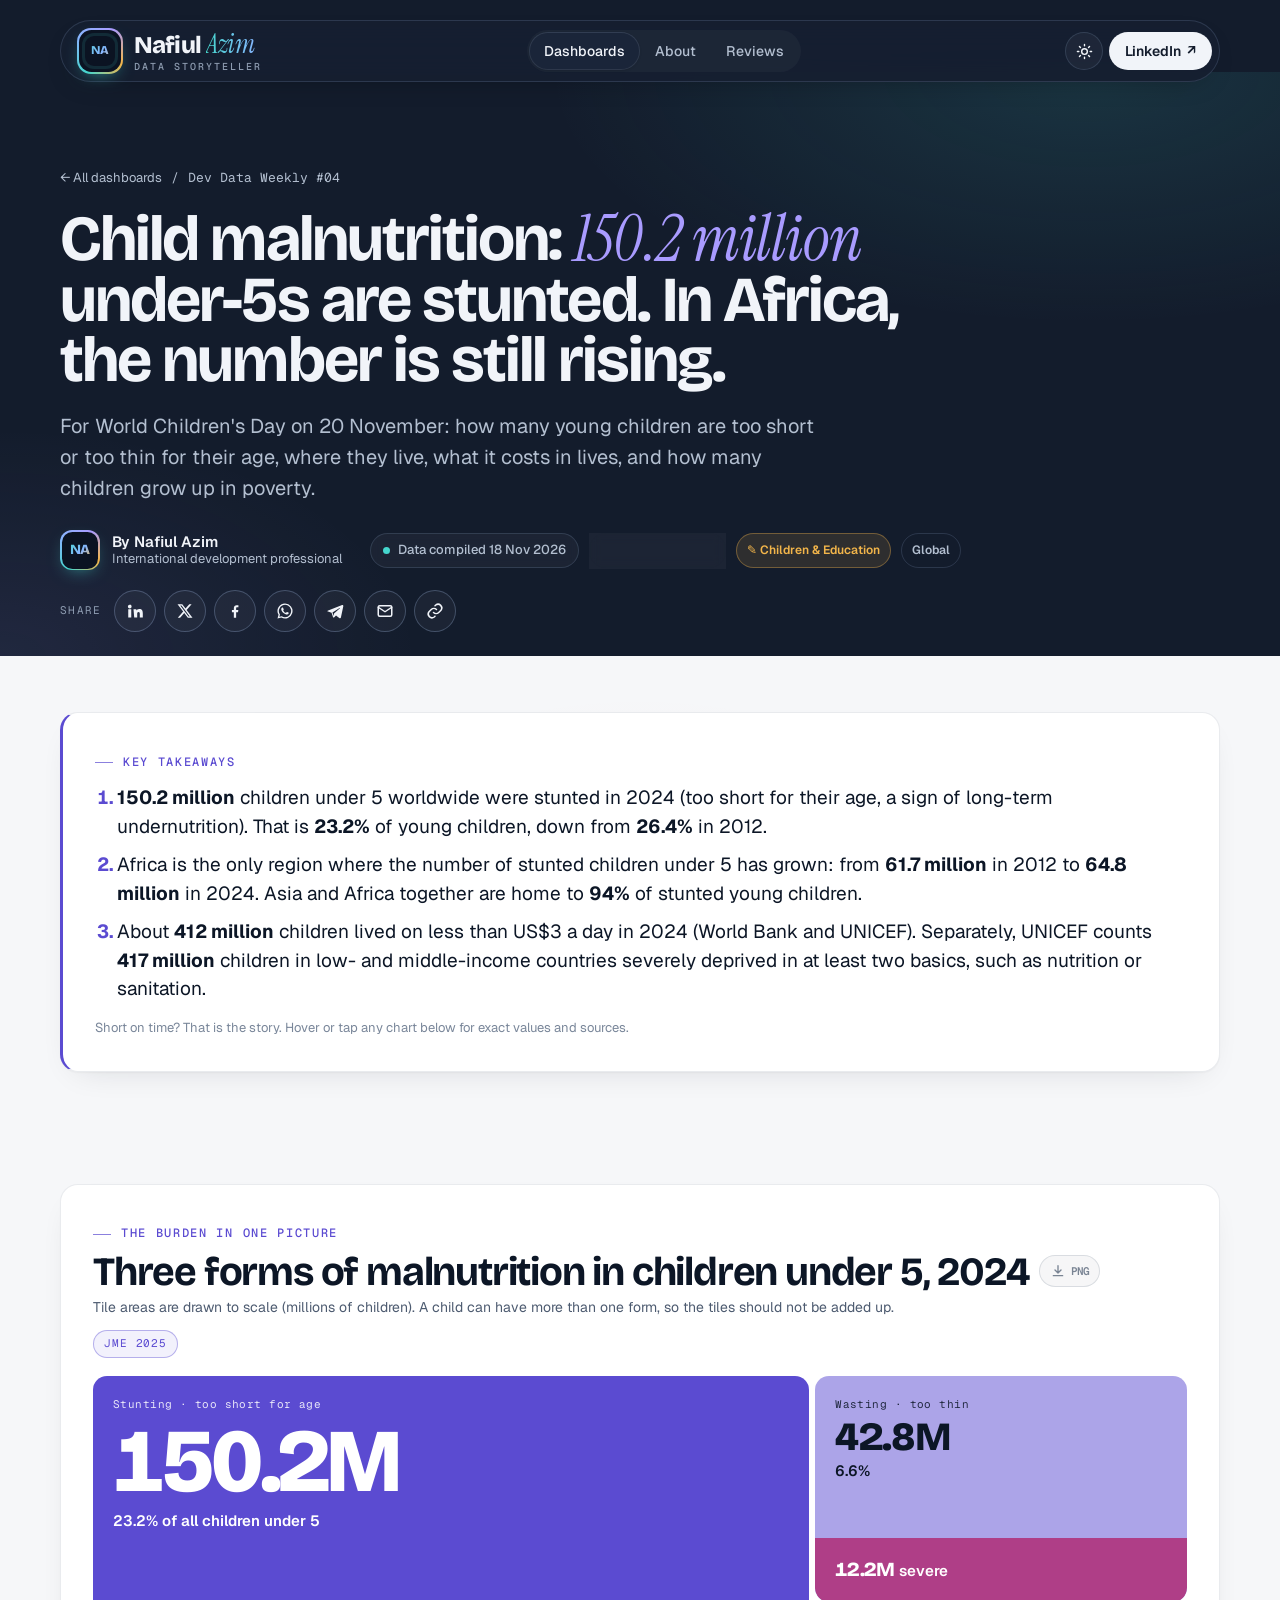
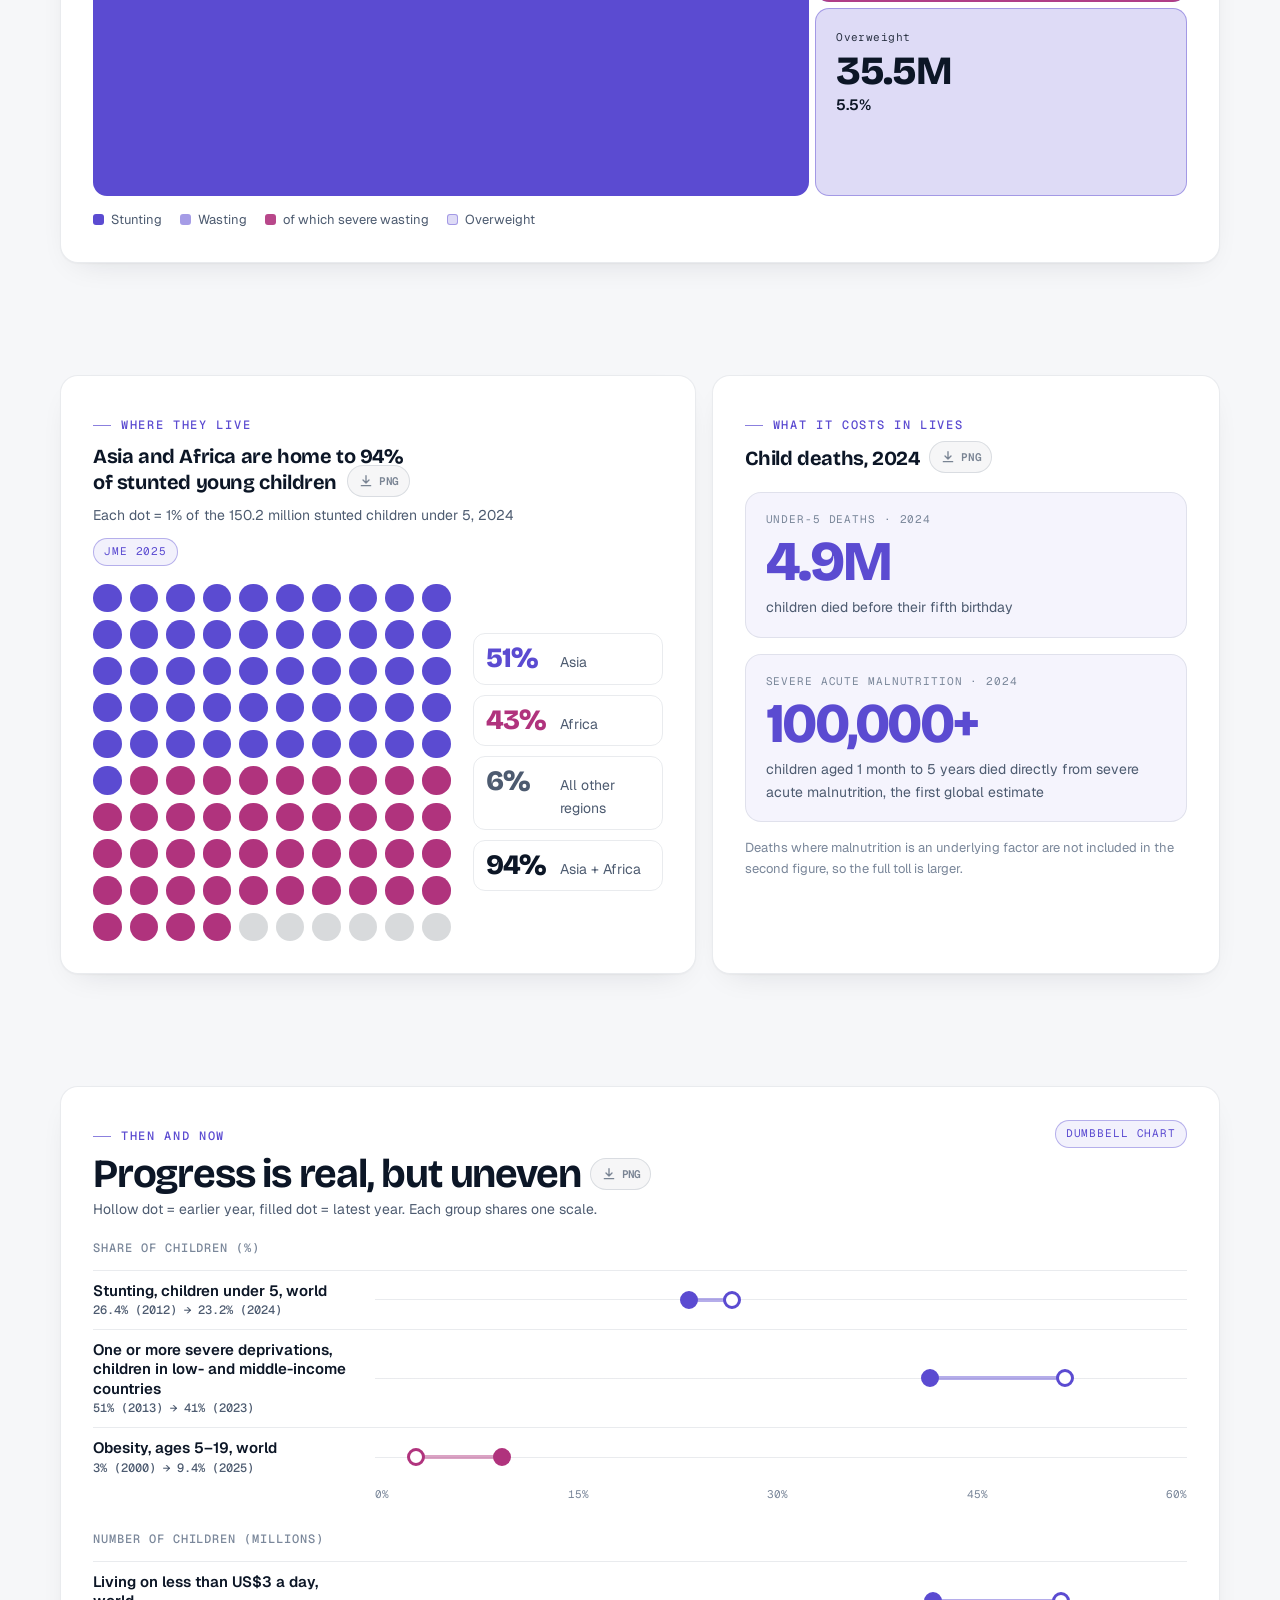
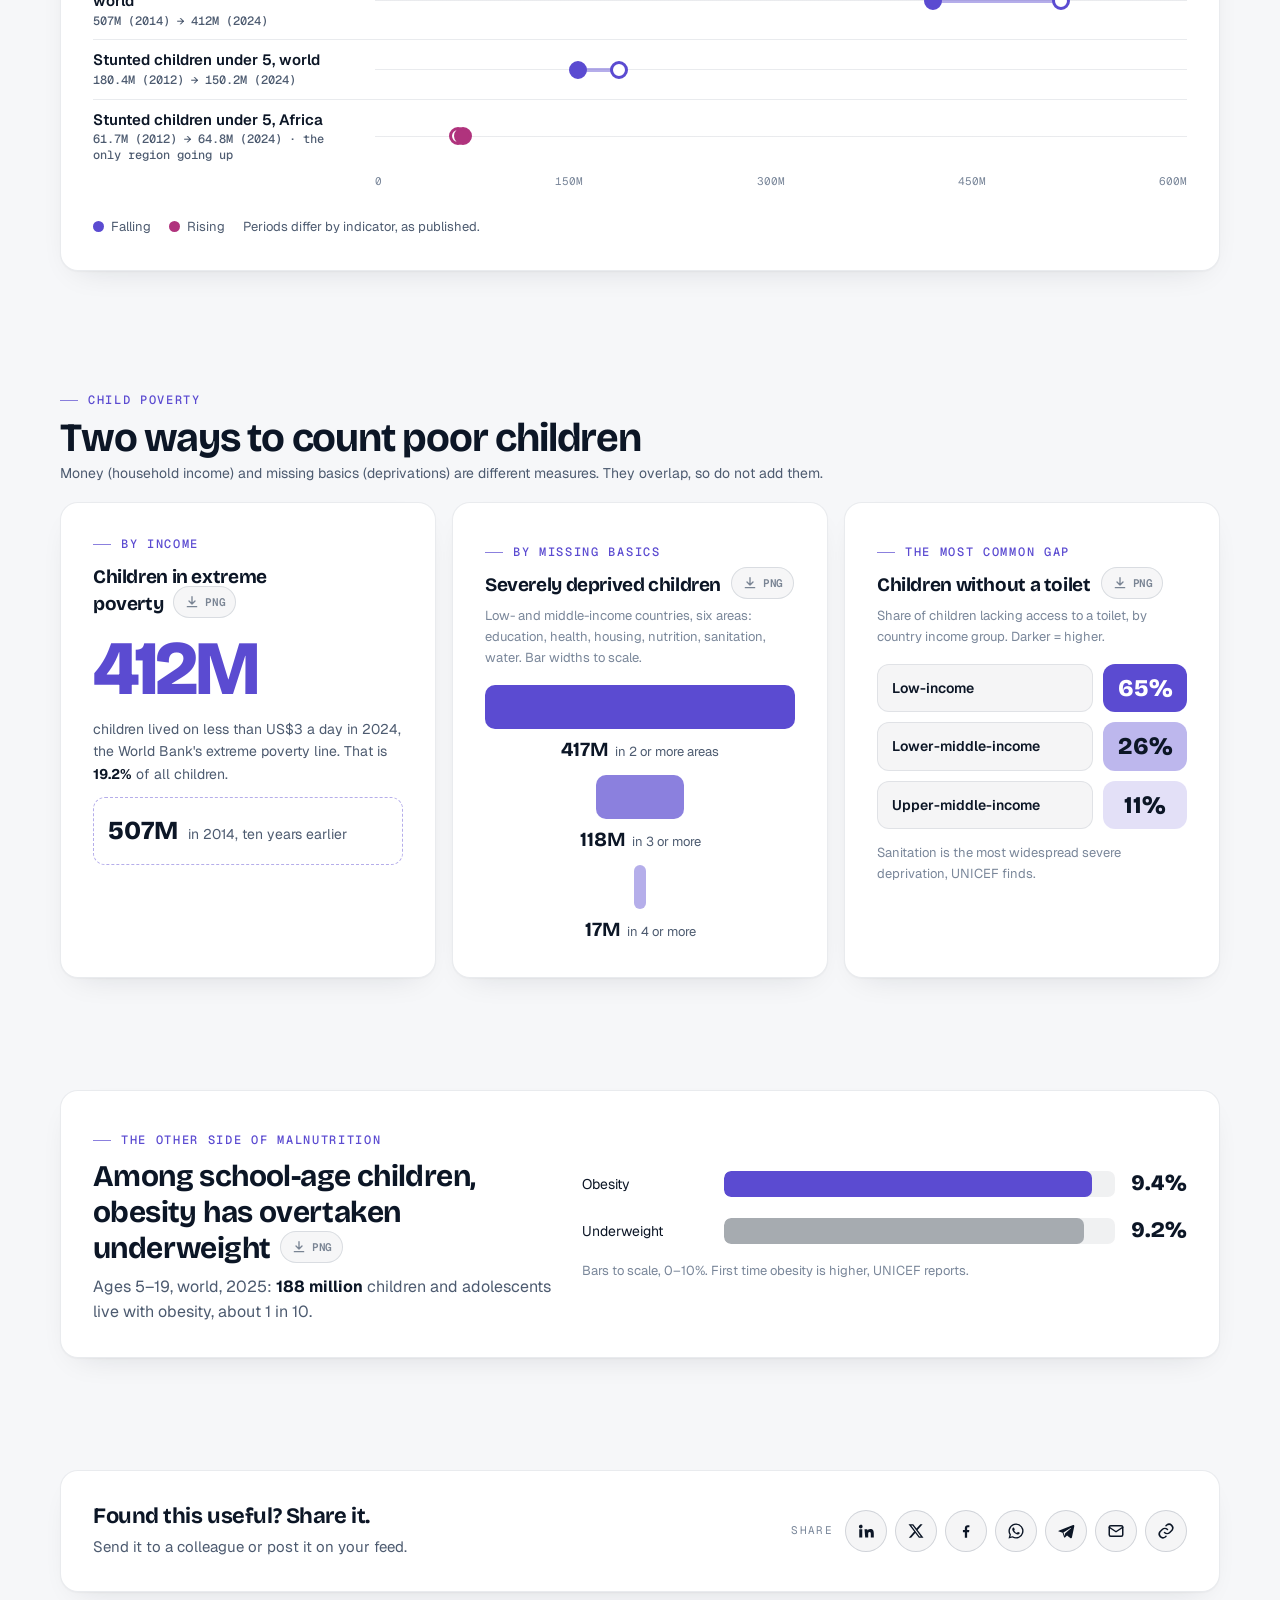
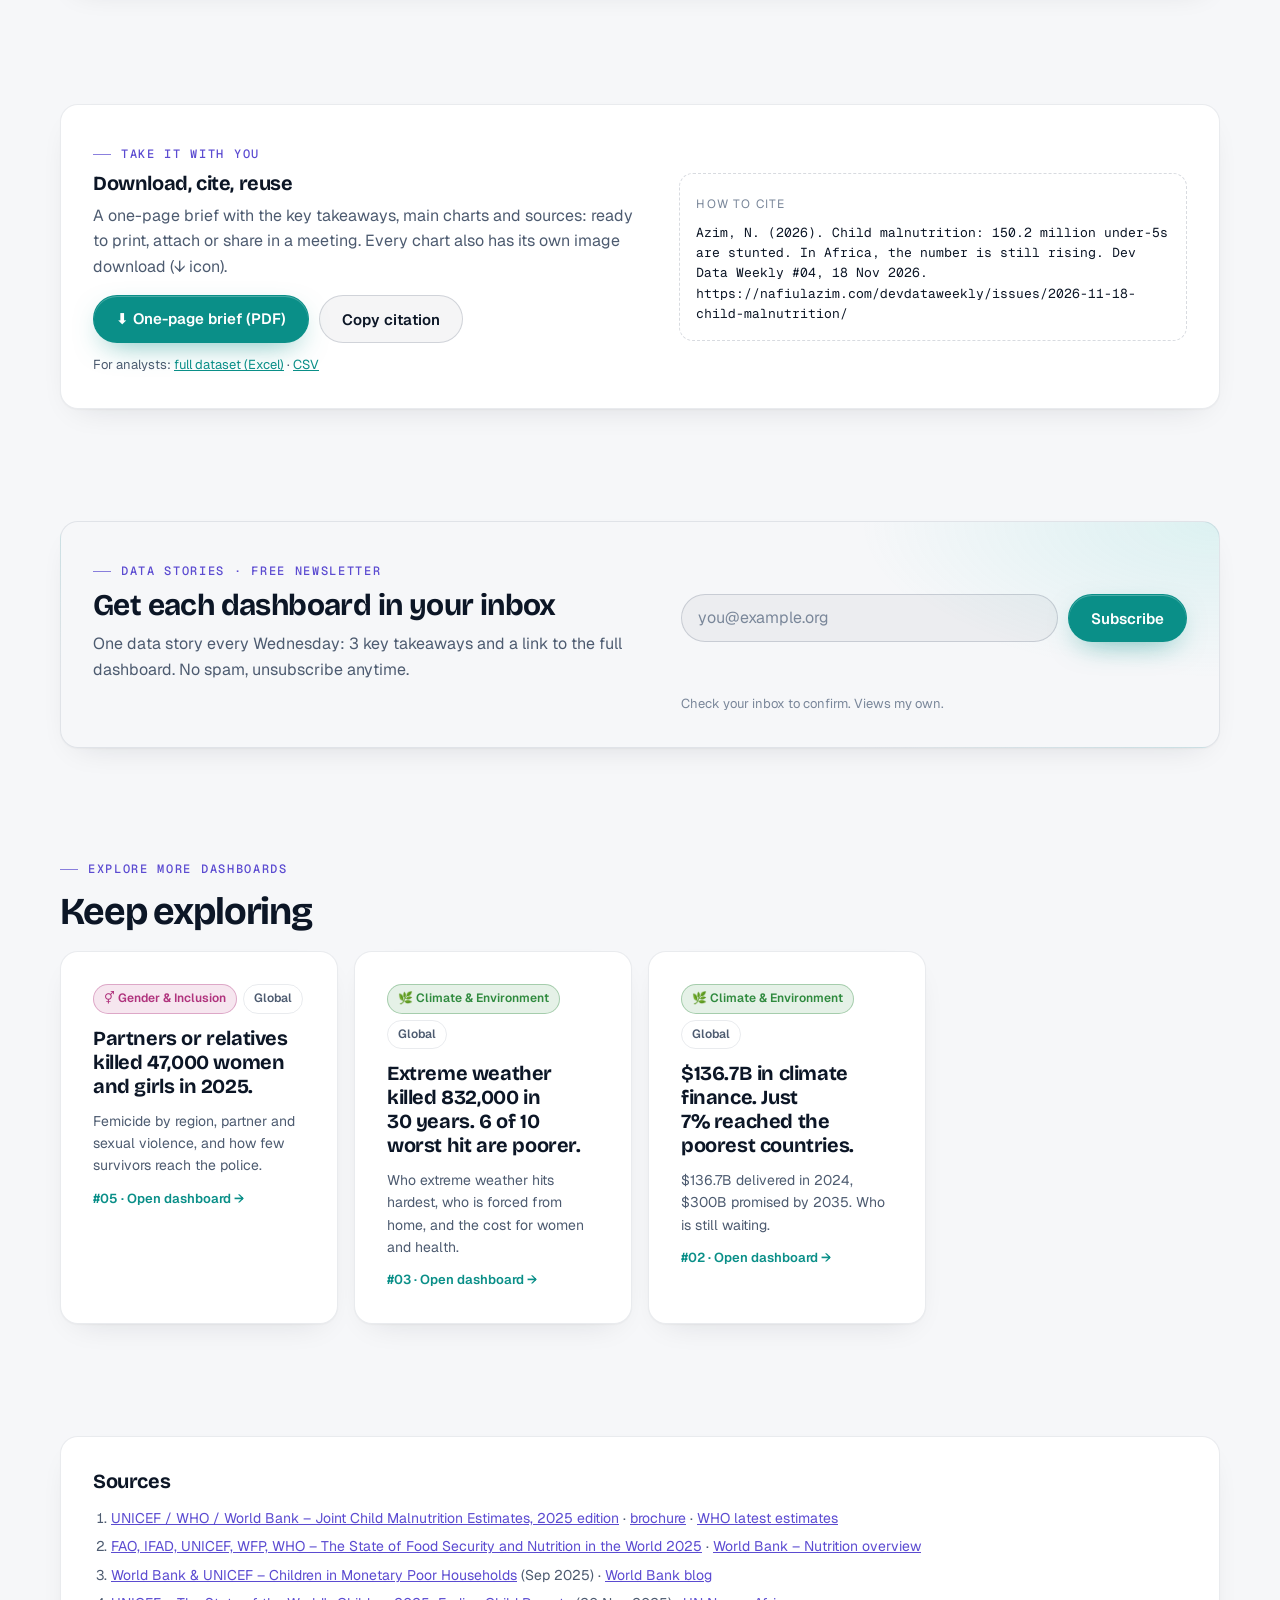
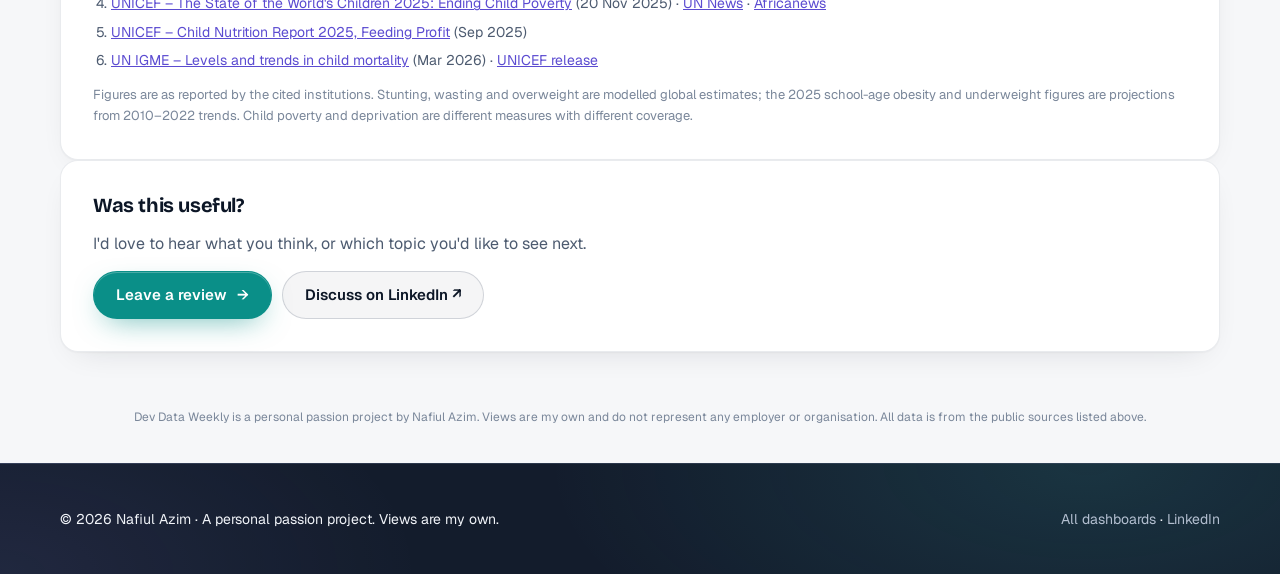
<file: devdataweekly/issues/2026-11-18-child-malnutrition/index.html>
<!doctype html>
<html lang="en">
<head>
<meta charset="utf-8">
<meta name="viewport" content="width=device-width,initial-scale=1,viewport-fit=cover">
<title>Child malnutrition: 150.2 million under-5s stunted, Africa's count rising · Nafiul Azim</title>
<link rel="icon" href="/favicon.ico?v=2" sizes="any">
<link rel="icon" href="/assets/icons/favicon.svg?v=2" type="image/svg+xml">
<link rel="icon" href="/assets/icons/favicon-32.png?v=2" type="image/png" sizes="32x32">
<link rel="apple-touch-icon" href="/assets/icons/apple-touch-icon.png?v=2">
<link rel="manifest" href="/site.webmanifest">
<meta name="description" content="150.2 million children under 5 were stunted in 2024, and Africa is the only region where the number is still rising. An interactive dashboard on child malnutrition and child poverty for World Children's Day.">
<meta property="og:title" content="Child malnutrition: 150.2 million under-5s are stunted. In Africa, the number is still rising.">
<meta property="og:description" content="Stunting, wasting, overweight and child poverty in one interactive dashboard, for World Children's Day. Dev Data Weekly #04.">
<meta property="og:url" content="https://nafiulazim.com/devdataweekly/issues/2026-11-18-child-malnutrition/">
<link rel="canonical" href="https://nafiulazim.com/devdataweekly/issues/2026-11-18-child-malnutrition/">
<meta property="og:type" content="article">
<meta property="og:site_name" content="Nafiul Azim · Dev Data Weekly">
<meta property="og:image" content="https://nafiulazim.com/devdataweekly/issues/2026-11-18-child-malnutrition/og.jpg">
<meta property="og:image:type" content="image/jpeg"><meta property="og:image:width" content="2400"><meta property="og:image:height" content="1260">
<meta property="og:image:alt" content="Dev Data Weekly #04: 150.2 million children under 5 were stunted in 2024; in Africa the number rose from 61.7 million in 2012 to 64.8 million.">
<meta property="article:author" content="Nafiul Azim">
<meta name="author" content="Nafiul Azim">
<meta name="twitter:card" content="summary_large_image">
<meta name="twitter:title" content="Child malnutrition: 150.2 million under-5s are stunted. In Africa, the number is still rising.">
<meta name="twitter:description" content="An interactive dashboard on child malnutrition and child poverty, for World Children's Day. Dev Data Weekly #04 by Nafiul Azim.">
<meta name="twitter:image" content="https://nafiulazim.com/devdataweekly/issues/2026-11-18-child-malnutrition/og.jpg">
<meta name="theme-color" content="#131c2c">
<script>(function(){var t=null;try{t=localStorage.getItem("theme")}catch(e){}document.documentElement.setAttribute("data-theme",t==="dark"?"dark":"light")})()</script>

<link rel="preconnect" href="https://fonts.googleapis.com"><link rel="preconnect" href="https://fonts.gstatic.com" crossorigin>
<link rel="stylesheet" href="https://fonts.googleapis.com/css2?family=Bricolage+Grotesque:opsz,wght@12..96,500;12..96,700;12..96,800&family=Geist:wght@400;500;600;700&family=Geist+Mono:wght@400;500&family=Instrument+Serif:ital@0;1&display=swap">
<link rel="stylesheet" href="/assets/site.css?v=30">
<style>
/* Issue 04 · Child poverty and malnutrition — accent: violet. Layout: full-width treemap lead → waffle | health scorecards split → full-width dumbbell → three-column poverty row (scorecard, funnel, heat tiles) → crossover band */
:root{--issue-d:#a99bff;--issue-d-rgb:169,155,255;--issue:#5b4bd1;--issue-rgb:91,75,209;--issue-2:#b0337d;--issue-2-rgb:176,51,125;--on-issue:#ffffff}
@media (prefers-color-scheme:dark){:root:not([data-theme="light"]){--issue:#a99bff;--issue-rgb:169,155,255;--issue-2:#ff7ac6;--issue-2-rgb:255,122,198;--on-issue:#0b1322}}
:root[data-theme="dark"]{--issue:#a99bff;--issue-rgb:169,155,255;--issue-2:#ff7ac6;--issue-2-rgb:255,122,198;--on-issue:#0b1322}
.d-hero{padding-block:clamp(48px,8vw,96px) 24px}
.d-hero .wrap{display:grid;gap:20px}
.crumbs{display:flex;flex-wrap:wrap;gap:10px;align-items:center;font-size:13px;color:var(--muted)}
.crumbs a{text-decoration:none;color:var(--muted)} .crumbs a:hover{color:var(--issue)}
.d-hero h1{font-size:clamp(32px,5.2vw,64px);max-width:21ch}
.d-hero h1 em{font-style:italic;color:var(--issue)}
.metaline{display:flex;flex-wrap:wrap;gap:10px}
.hero-meta{display:flex;flex-wrap:wrap;align-items:center;gap:16px 28px;padding-top:6px}
section.tight{padding-block:clamp(28px,5vw,56px)}
.eyebrow{color:var(--issue)}
.ph{display:flex;justify-content:space-between;gap:12px;flex-wrap:wrap;align-items:baseline;margin-bottom:18px}
.ph p{margin:4px 0 0;color:var(--muted);font-size:14px}
.chip{font-family:var(--mono);font-size:11px;letter-spacing:.08em;text-transform:uppercase;padding:4px 10px;border-radius:999px;border:1px solid rgba(var(--issue-rgb),.4);color:var(--issue);background:rgba(var(--issue-rgb),.08)}
.sources ol{margin:0;padding-left:18px;color:var(--muted);font-size:14px;display:grid;gap:6px}
.sources a{color:var(--issue)}
.note{font-size:13px;color:var(--dim);margin:14px 0 0}
[data-tip]{cursor:help}
.key{display:flex;flex-wrap:wrap;gap:8px 18px;font-size:13px;color:var(--muted);margin-top:14px}
.key i{display:inline-block;width:11px;height:11px;border-radius:3px;margin-right:7px;vertical-align:-1px}

/* A · treemap lead (areas to scale) */
.tm{display:flex;gap:6px;height:clamp(300px,38vw,420px)}
.tm .col{display:flex;flex-direction:column;gap:6px;min-width:0}
.tc{position:relative;border-radius:14px;padding:clamp(10px,1.6vw,20px);display:flex;flex-direction:column;justify-content:flex-start;gap:4px;min-width:0;min-height:0;overflow:hidden;transition:filter .25s,transform .3s var(--ease)}
.tc:hover,.tc:focus-visible{filter:brightness(1.08);outline:none}
.tc:focus-visible{box-shadow:0 0 0 3px var(--fg)}
.tc b{font-family:var(--display);font-weight:800;letter-spacing:-.035em;line-height:1;font-variant-numeric:tabular-nums;font-size:clamp(22px,3.2vw,40px)}
.tc span{font-size:clamp(12px,1.3vw,15px);line-height:1.3;font-weight:600}
.tc small{font-family:var(--mono);font-size:11px;letter-spacing:.04em;opacity:.85}
.tc.st{background:var(--issue);color:var(--on-issue)}
.tc.st b{font-size:clamp(40px,7vw,92px)}
.tc.wa{background:rgba(var(--issue-rgb),.5);color:var(--fg);justify-content:space-between}
.tc.ow{background:rgba(var(--issue-rgb),.2);color:var(--fg);border:1px solid rgba(var(--issue-rgb),.45)}
.tc.sw{position:absolute;left:0;right:0;bottom:0;border-radius:0 0 14px 14px;background:rgba(var(--issue-2-rgb),.9);color:#fff;padding:6px clamp(10px,1.6vw,20px);justify-content:center}
:root[data-theme="dark"] .tc.sw{color:#0b1322}
@media (prefers-color-scheme:dark){:root:not([data-theme="light"]) .tc.sw{color:#0b1322}}
.tc.sw b{font-size:clamp(14px,1.6vw,20px)}
.tc .lbl{display:flex;flex-direction:column;gap:4px}
@media (max-width:520px){.tc small{display:none}.tc span{font-size:12px}.tm{height:340px}}
.js [data-anim] .tc{opacity:0;transform:scale(.97)}
.js [data-anim].in .tc{opacity:1;transform:none;transition:opacity .8s var(--ease),transform .8s var(--ease),filter .25s}

/* B · waffle + health scorecards */
.split{display:grid;grid-template-columns:minmax(0,1.25fr) minmax(0,1fr);gap:16px}
@media (max-width:900px){.split{grid-template-columns:1fr}}
.waf{display:grid;grid-template-columns:repeat(10,minmax(0,1fr));gap:clamp(4px,.8vw,8px);max-width:440px}
.waf i{aspect-ratio:1;border-radius:50%;display:block;transition:transform .5s var(--spring),filter .2s}
.waf i.as{background:var(--issue)} .waf i.af{background:var(--issue-2)} .waf i.ot{background:rgba(var(--w),.16)}
.waf i:hover{transform:scale(1.25)}
.js .waf[data-anim] i{transform:scale(0)}
.js .waf[data-anim].in i{transform:scale(1)}
.wrow{display:grid;grid-template-columns:minmax(0,1fr) minmax(150px,190px);gap:22px;align-items:center}
@media (max-width:640px){.wrow{grid-template-columns:1fr}}
.wleg{display:grid;gap:10px}
.wleg div{display:grid;grid-template-columns:62px 1fr;gap:4px 12px;align-items:baseline;padding:10px 12px;border-radius:12px;border:1px solid var(--line)}
.wleg b{font-family:var(--display);font-size:28px;font-weight:800;letter-spacing:-.03em;line-height:1}
.wleg span{color:var(--muted);font-size:14px}
.health{display:grid;gap:16px;align-content:start}
.hc{display:grid;gap:6px;padding:18px 20px;border-radius:16px;border:1px solid var(--line);background:rgba(var(--issue-rgb),.06)}
.hc b{font-family:var(--display);font-size:clamp(36px,4.6vw,56px);font-weight:800;letter-spacing:-.04em;line-height:1;color:var(--issue)}
.hc span{color:var(--muted);font-size:14px}
.hc small{font-family:var(--mono);font-size:11px;letter-spacing:.08em;text-transform:uppercase;color:var(--dim)}

/* C · dumbbells */
.db{display:grid;gap:26px}
.dbg h4{margin:0 0 12px;font-family:var(--mono);font-size:12px;letter-spacing:.08em;text-transform:uppercase;color:var(--dim);font-weight:500}
.dbr{display:grid;grid-template-columns:minmax(0,260px) minmax(0,1fr);gap:8px 22px;align-items:center;padding:10px 0;border-top:1px solid var(--line)}
@media (max-width:700px){.dbr{grid-template-columns:1fr}}
.dbr .t{font-weight:600;font-size:15px;line-height:1.3}
.dbr .t small{display:block;font-family:var(--mono);font-weight:500;font-size:12px;color:var(--muted);margin-top:3px}
.trk{position:relative;height:30px;background:linear-gradient(var(--line),var(--line)) 0 50%/100% 1px no-repeat}
.trk .ln{position:absolute;top:50%;height:4px;margin-top:-2px;border-radius:2px;background:rgba(var(--issue-rgb),.45);transform-origin:left}
.trk .d{position:absolute;top:50%;width:18px;height:18px;margin:-9px 0 0 -9px;border-radius:50%;border:3px solid var(--issue);background:var(--ink-2)}
.trk .d.e{background:var(--issue);border-color:var(--issue)}
.trk .d.up{border-color:var(--issue-2)} .trk .d.e.up{background:var(--issue-2)}
.trk .d:hover,.trk .d:focus-visible{transform:scale(1.25);outline:none;box-shadow:0 0 0 3px rgba(var(--issue-rgb),.35)}
.ax{display:grid;grid-template-columns:minmax(0,260px) minmax(0,1fr);gap:22px;font-family:var(--mono);font-size:11px;color:var(--dim)}
.ax div{display:flex;justify-content:space-between}
@media (max-width:700px){.ax{grid-template-columns:1fr}.ax>span{display:none}}
.js [data-anim] .trk .ln{transform:scaleX(0);transition:transform 1.1s var(--ease)}
.js [data-anim].in .trk .ln{transform:none}

/* D · three-column poverty row */
.tri{display:grid;grid-template-columns:repeat(3,minmax(0,1fr));gap:16px}
@media (max-width:1000px){.tri{grid-template-columns:1fr 1fr}.tri>:first-child{grid-column:span 2}}
@media (max-width:640px){.tri{grid-template-columns:1fr}.tri>:first-child{grid-column:auto}}
.mon{display:grid;gap:12px;align-content:start}
.mon .bign{font-family:var(--display);font-size:clamp(54px,6vw,80px);font-weight:800;letter-spacing:-.045em;line-height:.95;color:var(--issue)}
.mon p{margin:0;color:var(--muted);font-size:14px}
.mon .was{display:flex;align-items:baseline;gap:10px;padding:12px 14px;border-radius:12px;border:1px dashed rgba(var(--issue-rgb),.45)}
.mon .was b{font-family:var(--display);font-size:26px;font-weight:800}
.fun{display:grid;gap:10px;justify-items:center}
.fr{width:100%;display:grid;gap:4px;justify-items:center}
.fr .bar{height:44px;border-radius:10px;background:var(--issue);min-width:8px;transform-origin:center}
.fr:nth-child(2) .bar{background:rgba(var(--issue-rgb),.7)} .fr:nth-child(3) .bar{background:rgba(var(--issue-rgb),.45)}
.fr .bar:hover,.fr .bar:focus-visible{filter:brightness(1.12);outline:none;box-shadow:0 0 0 3px rgba(var(--issue-rgb),.3)}
.fr p{margin:0;font-size:13px;color:var(--muted);text-align:center}
.fr p b{font-family:var(--display);font-size:20px;color:var(--fg);margin-right:6px}
.js [data-anim] .fr .bar{transform:scaleX(0);transition:transform 1s var(--ease)}
.js [data-anim].in .fr .bar{transform:none}
.heat{display:grid;gap:10px}
.hr{display:grid;grid-template-columns:minmax(0,1fr) 84px;gap:10px;align-items:stretch}
.hr .lab{padding:12px 14px;border-radius:12px;background:rgba(var(--w),.04);border:1px solid var(--line);font-weight:600;font-size:14px;display:flex;align-items:center}
.hr .cell{border-radius:12px;display:grid;place-items:center;font-family:var(--display);font-size:24px;font-weight:800;background:rgba(var(--issue-rgb),var(--h));color:var(--fg)}
.hr .cell.dk{color:var(--on-issue)}
.hr .cell:hover,.hr .cell:focus-visible{outline:2px solid var(--issue);outline-offset:2px}

/* E · crossover band */
.cross{display:grid;grid-template-columns:minmax(0,1fr) minmax(0,1.3fr);gap:24px;align-items:center}
@media (max-width:820px){.cross{grid-template-columns:1fr}}
.cross h3{font-size:clamp(22px,2.6vw,30px);margin:8px 0}
.cross p{margin:0;color:var(--muted)}
.pb{display:grid;gap:12px}
.pbr{display:grid;grid-template-columns:minmax(0,130px) 1fr auto;gap:12px;align-items:center;font-size:14px}
.pbr .t{height:26px;border-radius:7px;background:rgba(var(--w),.06);overflow:hidden}
.pbr .t i{display:block;height:100%;border-radius:7px;background:var(--issue);transform-origin:left}
.pbr .t i.u{background:rgba(var(--w),.32)}
.pbr b{font-family:var(--display);font-size:22px;font-weight:800;min-width:4ch;text-align:right;font-variant-numeric:tabular-nums}
.pbr:focus-visible{outline:2px solid var(--issue);outline-offset:4px;border-radius:6px}
@media (max-width:440px){.pbr{grid-template-columns:1fr auto}.pbr .t{grid-column:1/-1;grid-row:2}}
.js [data-anim] .pbr .t i{transform:scaleX(0);transition:transform 1.2s var(--ease)}
.js [data-anim].in .pbr .t i{transform:none}
</style>
</head>
<body>
<div class="bg-glow"></div><div class="bg-grid"></div><div class="bg-grain"></div>

<nav class="nav gut" aria-label="Main">
  <div class="wrap">
    <a class="brand" href="/" aria-label="Nafiul Azim, home"><span class="mark" aria-hidden="true"><span><i>NA</i></span></span><span class="word"><b>Nafiul<em>Azim</em></b><small>Data Storyteller</small></span></a>
    <ul>
      <li><a href="/#dashboards" class="on">Dashboards</a></li>
      <li><a href="/#about">About</a></li>
      <li><a href="/#reviews">Reviews</a></li>
    </ul>
    <div class="nav-right"><button class="theme-btn" id="theme-btn" type="button" aria-label="Switch light or dark mode"><svg class="moon" viewBox="0 0 24 24" fill="none" stroke="currentColor" stroke-width="2" stroke-linecap="round" stroke-linejoin="round"><path d="M21 12.8A9 9 0 1 1 11.2 3a7 7 0 0 0 9.8 9.8z"/></svg><svg class="sun" viewBox="0 0 24 24" fill="none" stroke="currentColor" stroke-width="2" stroke-linecap="round"><circle cx="12" cy="12" r="4"/><path d="M12 2v2M12 20v2M4.9 4.9l1.4 1.4M17.7 17.7l1.4 1.4M2 12h2M20 12h2M4.9 19.1l1.4-1.4M17.7 6.3l1.4-1.4"/></svg></button><a class="cta" href="https://www.linkedin.com/in/nafiulazimsiam/" target="_blank" rel="noopener">LinkedIn <span aria-hidden="true">↗</span></a></div>
  </div>
</nav>

<header class="d-hero gut">
  <div class="wrap">
    <div class="crumbs reveal"><a href="/#dashboards">← All dashboards</a><span>/</span><span class="mono">Dev Data Weekly #04</span></div>
    <h1 class="reveal d1">Child malnutrition: <em class="serif">150.2 million</em> under-5s are stunted. In Africa, the number is still rising.</h1>
    <p class="lede reveal d2">For World Children's Day on 20 November: how many young children are too short or too thin for their age, where they live, what it costs in lives, and how many children grow up in poverty.</p>
    <div class="hero-meta reveal d3">
      <a class="byline" href="/#about"><span class="mark sm" aria-hidden="true"><span><i>NA</i></span></span><span class="who"><b>By Nafiul Azim</b><span>International development professional</span></span></a>
      <div class="metaline"><span class="pill"><span class="dot"></span>Data compiled 18 Nov 2026</span><span class="pill">Child malnutrition</span><span class="ttag t-children">✎ Children &amp; Education</span><span class="rtag">Global</span></div>
    </div>
    <div class="reveal d3"><div class="share" data-share>
        <span class="share-l">Share</span>
        <a data-net="linkedin" href="#" aria-label="Share on LinkedIn"><svg viewBox="0 0 24 24" fill="currentColor" aria-hidden="true"><path d="M4.98 3.5A2.5 2.5 0 1 1 5 8.5a2.5 2.5 0 0 1-.02-5zM3 9.75h4v11H3zm7 0h3.8v1.6h.05c.53-1 1.83-2.05 3.77-2.05 4.03 0 4.78 2.6 4.78 6v5.45h-4v-4.83c0-1.15-.02-2.63-1.6-2.63-1.6 0-1.85 1.25-1.85 2.55v4.91h-4z"/></svg></a>
        <a data-net="x" href="#" aria-label="Share on X"><svg viewBox="0 0 24 24" fill="currentColor" aria-hidden="true"><path d="M17.75 3h3.07l-6.7 7.66L22 21h-6.17l-4.83-6.32L5.47 21H2.4l7.17-8.2L2 3h6.33l4.37 5.78zm-1.08 16.17h1.7L7.41 4.74H5.59z"/></svg></a>
        <a data-net="facebook" href="#" aria-label="Share on Facebook"><svg viewBox="0 0 24 24" fill="currentColor" aria-hidden="true"><path d="M13.5 21v-7.5h2.55l.38-3H13.5V8.6c0-.86.24-1.45 1.48-1.45h1.57V4.47A21 21 0 0 0 14.27 4.35c-2.27 0-3.82 1.38-3.82 3.92v2.23H7.9v3h2.55V21z"/></svg></a>
        <a data-net="whatsapp" href="#" aria-label="Share on WhatsApp"><svg viewBox="0 0 24 24" fill="currentColor" aria-hidden="true"><path d="M12 2a10 10 0 0 0-8.6 15.1L2 22l5.05-1.33A10 10 0 1 0 12 2zm0 18.2a8.2 8.2 0 0 1-4.2-1.15l-.3-.18-3 .78.8-2.92-.2-.3A8.2 8.2 0 1 1 12 20.2zm4.5-6.15c-.25-.12-1.46-.72-1.69-.8-.23-.08-.39-.12-.55.12-.17.25-.64.8-.78.97-.14.16-.29.18-.53.06-.25-.12-1.05-.39-2-1.23-.73-.66-1.23-1.47-1.38-1.72-.14-.25-.01-.38.11-.5.11-.11.25-.29.37-.43.13-.15.17-.25.25-.41.08-.17.04-.31-.02-.43-.06-.13-.55-1.33-.76-1.82-.2-.48-.4-.41-.55-.42h-.47a.9.9 0 0 0-.65.31c-.23.25-.86.84-.86 2.04s.88 2.37 1 2.53c.13.17 1.73 2.64 4.2 3.7.58.26 1.04.41 1.4.52.59.19 1.13.16 1.55.1.47-.07 1.46-.6 1.66-1.18.21-.58.21-1.07.15-1.18-.06-.1-.22-.17-.47-.29z"/></svg></a>
        <a data-net="telegram" href="#" aria-label="Share on Telegram"><svg viewBox="0 0 24 24" fill="currentColor" aria-hidden="true"><path d="M21.5 4.1 2.9 11.3c-1.27.5-1.26 1.22-.23 1.53l4.77 1.49 1.84 5.6c.22.62.11.86.76.86.5 0 .72-.23 1-.5l2.3-2.24 4.79 3.54c.88.49 1.52.24 1.74-.82l3.14-14.8c.32-1.3-.5-1.88-1.5-1.86zM8.6 14.1l9.5-6c.47-.29.9-.13.55.18l-7.97 7.2-.3 3.3z"/></svg></a>
        <a data-net="email" href="#" aria-label="Share by email"><svg viewBox="0 0 24 24" fill="none" stroke="currentColor" stroke-width="2" stroke-linecap="round" stroke-linejoin="round" aria-hidden="true"><rect x="3" y="5" width="18" height="14" rx="2"/><path d="m3 7 9 6 9-6"/></svg></a>
        <button type="button" data-net="copy" aria-label="Copy link"><svg viewBox="0 0 24 24" fill="none" stroke="currentColor" stroke-width="2" stroke-linecap="round" stroke-linejoin="round" aria-hidden="true"><path d="M10 14a5 5 0 0 0 7 0l3-3a5 5 0 0 0-7-7l-1 1"/><path d="M14 10a5 5 0 0 0-7 0l-3 3a5 5 0 0 0 7 7l1-1"/></svg></button>
        <button type="button" data-net="native" aria-label="More sharing options"><svg viewBox="0 0 24 24" fill="none" stroke="currentColor" stroke-width="2" stroke-linecap="round" stroke-linejoin="round" aria-hidden="true"><path d="M12 3v13M7 8l5-5 5 5"/><path d="M5 13v6a2 2 0 0 0 2 2h10a2 2 0 0 0 2-2v-6"/></svg></button>
      </div></div>
  </div>
</header>

<section class="tight gut takeaways-sec"><div class="wrap"><div class="panel takeaways reveal"><span class="eyebrow">Key takeaways</span><ol><li><b>150.2 million</b> children under 5 worldwide were stunted in 2024 (too short for their age, a sign of long-term undernutrition). That is <b>23.2%</b> of young children, down from <b>26.4%</b> in 2012.</li><li>Africa is the only region where the number of stunted children under 5 has grown: from <b>61.7 million</b> in 2012 to <b>64.8 million</b> in 2024. Asia and Africa together are home to <b>94%</b> of stunted young children.</li><li>About <b>412 million</b> children lived on less than US$3 a day in 2024 (World Bank and UNICEF). Separately, UNICEF counts <b>417 million</b> children in low- and middle-income countries severely deprived in at least two basics, such as nutrition or sanitation.</li></ol><p class="tk-note">Short on time? That is the story. Hover or tap any chart below for exact values and sources.</p></div></div></section>

<section class="tight gut">
  <div class="wrap panel reveal">
    <div class="ph"><div><span class="eyebrow">The burden in one picture</span><h2 style="margin-top:8px;font-size:clamp(26px,3.4vw,40px)">Three forms of malnutrition in children under 5, 2024</h2><p>Tile areas are drawn to scale (millions of children). A child can have more than one form, so the tiles should not be added up.</p></div><span class="chip">JME 2025</span></div>
    <div class="tm" data-anim role="group" aria-label="Treemap, areas to scale: stunting 150.2 million children under 5, wasting 42.8 million (of whom 12.2 million severely wasted), overweight 35.5 million, 2024.">
      <div class="tc st" style="flex:0 0 calc(65.733% - 3px)" data-tip="Stunted children under 5 (too short for their age), world, 2024: 150.2 million, 23.2% of all children under 5" data-src="UNICEF/WHO/World Bank Joint Child Malnutrition Estimates, 2025 edition; confirmed by WHO JME page and FAO SOFI 2025"><small>Stunting · too short for age</small><b>150.2M</b><span>23.2% of all children under 5</span></div>
      <div class="col" style="flex:0 0 calc(34.267% - 3px)">
        <div class="tc wa" style="flex:0 0 calc(54.662% - 3px)" data-tip="Wasted children under 5 (too thin for their height), world, 2024: 42.8 million, 6.6% of all children under 5" data-src="UNICEF/WHO/World Bank Joint Child Malnutrition Estimates, 2025 edition; confirmed by WHO JME page"><div class="lbl"><small>Wasting · too thin</small><b>42.8M</b><span>6.6%</span></div>
          <div class="tc sw" style="height:28.505%" data-tip="Severely wasted children under 5, world, 2024: 12.2 million, 1.9% of all children under 5 (part of the 42.8 million wasted; strip drawn to scale, 12.2 ÷ 42.8)" data-src="UNICEF/WHO/World Bank Joint Child Malnutrition Estimates, 2025 edition; confirmed by WHO JME page"><span><b>12.2M</b> severe</span></div>
        </div>
        <div class="tc ow" style="flex:0 0 calc(45.338% - 3px)" data-tip="Overweight children under 5, world, 2024: 35.5 million, 5.5% of all children under 5" data-src="UNICEF/WHO/World Bank Joint Child Malnutrition Estimates, 2025 edition; confirmed by WHO JME page"><small>Overweight</small><b>35.5M</b><span>5.5%</span></div>
      </div>
    </div>
    <div class="key"><span><i style="background:var(--issue)"></i>Stunting</span><span><i style="background:rgba(var(--issue-rgb),.55)"></i>Wasting</span><span><i style="background:rgba(var(--issue-2-rgb),.9)"></i>of which severe wasting</span><span><i style="background:rgba(var(--issue-rgb),.2);border:1px solid rgba(var(--issue-rgb),.45)"></i>Overweight</span></div>
  </div>
</section>

<section class="tight gut">
  <div class="wrap split">
    <div class="panel reveal">
      <div class="ph"><div><span class="eyebrow">Where they live</span><h3 style="margin-top:8px">Asia and Africa are home to 94% of stunted young children</h3><p>Each dot = 1% of the 150.2 million stunted children under 5, 2024</p></div><span class="chip">JME 2025</span></div>
      <div class="wrow">
        <div class="waf" data-anim role="img" aria-label="Dot grid of 100 dots: 51 for Asia, 43 for Africa and 6 for all other regions, shares of stunted children under 5 in 2024.">
          <i class="as" data-notab data-tip="Asia: 51% of the world&#39;s stunted children under 5, 2024 (each dot = 1%)" data-src="UNICEF/WHO/World Bank Joint Child Malnutrition Estimates, 2025 edition; confirmed by WHO JME page"></i><i class="as" data-notab data-tip="Asia: 51% of the world&#39;s stunted children under 5, 2024 (each dot = 1%)" data-src="UNICEF/WHO/World Bank Joint Child Malnutrition Estimates, 2025 edition; confirmed by WHO JME page"></i><i class="as" data-notab data-tip="Asia: 51% of the world&#39;s stunted children under 5, 2024 (each dot = 1%)" data-src="UNICEF/WHO/World Bank Joint Child Malnutrition Estimates, 2025 edition; confirmed by WHO JME page"></i><i class="as" data-notab data-tip="Asia: 51% of the world&#39;s stunted children under 5, 2024 (each dot = 1%)" data-src="UNICEF/WHO/World Bank Joint Child Malnutrition Estimates, 2025 edition; confirmed by WHO JME page"></i><i class="as" data-notab data-tip="Asia: 51% of the world&#39;s stunted children under 5, 2024 (each dot = 1%)" data-src="UNICEF/WHO/World Bank Joint Child Malnutrition Estimates, 2025 edition; confirmed by WHO JME page"></i><i class="as" data-notab data-tip="Asia: 51% of the world&#39;s stunted children under 5, 2024 (each dot = 1%)" data-src="UNICEF/WHO/World Bank Joint Child Malnutrition Estimates, 2025 edition; confirmed by WHO JME page"></i><i class="as" data-notab data-tip="Asia: 51% of the world&#39;s stunted children under 5, 2024 (each dot = 1%)" data-src="UNICEF/WHO/World Bank Joint Child Malnutrition Estimates, 2025 edition; confirmed by WHO JME page"></i><i class="as" data-notab data-tip="Asia: 51% of the world&#39;s stunted children under 5, 2024 (each dot = 1%)" data-src="UNICEF/WHO/World Bank Joint Child Malnutrition Estimates, 2025 edition; confirmed by WHO JME page"></i><i class="as" data-notab data-tip="Asia: 51% of the world&#39;s stunted children under 5, 2024 (each dot = 1%)" data-src="UNICEF/WHO/World Bank Joint Child Malnutrition Estimates, 2025 edition; confirmed by WHO JME page"></i><i class="as" data-notab data-tip="Asia: 51% of the world&#39;s stunted children under 5, 2024 (each dot = 1%)" data-src="UNICEF/WHO/World Bank Joint Child Malnutrition Estimates, 2025 edition; confirmed by WHO JME page"></i>
          <i class="as" data-notab data-tip="Asia: 51% of the world&#39;s stunted children under 5, 2024 (each dot = 1%)" data-src="UNICEF/WHO/World Bank Joint Child Malnutrition Estimates, 2025 edition; confirmed by WHO JME page"></i><i class="as" data-notab data-tip="Asia: 51% of the world&#39;s stunted children under 5, 2024 (each dot = 1%)" data-src="UNICEF/WHO/World Bank Joint Child Malnutrition Estimates, 2025 edition; confirmed by WHO JME page"></i><i class="as" data-notab data-tip="Asia: 51% of the world&#39;s stunted children under 5, 2024 (each dot = 1%)" data-src="UNICEF/WHO/World Bank Joint Child Malnutrition Estimates, 2025 edition; confirmed by WHO JME page"></i><i class="as" data-notab data-tip="Asia: 51% of the world&#39;s stunted children under 5, 2024 (each dot = 1%)" data-src="UNICEF/WHO/World Bank Joint Child Malnutrition Estimates, 2025 edition; confirmed by WHO JME page"></i><i class="as" data-notab data-tip="Asia: 51% of the world&#39;s stunted children under 5, 2024 (each dot = 1%)" data-src="UNICEF/WHO/World Bank Joint Child Malnutrition Estimates, 2025 edition; confirmed by WHO JME page"></i><i class="as" data-notab data-tip="Asia: 51% of the world&#39;s stunted children under 5, 2024 (each dot = 1%)" data-src="UNICEF/WHO/World Bank Joint Child Malnutrition Estimates, 2025 edition; confirmed by WHO JME page"></i><i class="as" data-notab data-tip="Asia: 51% of the world&#39;s stunted children under 5, 2024 (each dot = 1%)" data-src="UNICEF/WHO/World Bank Joint Child Malnutrition Estimates, 2025 edition; confirmed by WHO JME page"></i><i class="as" data-notab data-tip="Asia: 51% of the world&#39;s stunted children under 5, 2024 (each dot = 1%)" data-src="UNICEF/WHO/World Bank Joint Child Malnutrition Estimates, 2025 edition; confirmed by WHO JME page"></i><i class="as" data-notab data-tip="Asia: 51% of the world&#39;s stunted children under 5, 2024 (each dot = 1%)" data-src="UNICEF/WHO/World Bank Joint Child Malnutrition Estimates, 2025 edition; confirmed by WHO JME page"></i><i class="as" data-notab data-tip="Asia: 51% of the world&#39;s stunted children under 5, 2024 (each dot = 1%)" data-src="UNICEF/WHO/World Bank Joint Child Malnutrition Estimates, 2025 edition; confirmed by WHO JME page"></i>
          <i class="as" data-notab data-tip="Asia: 51% of the world&#39;s stunted children under 5, 2024 (each dot = 1%)" data-src="UNICEF/WHO/World Bank Joint Child Malnutrition Estimates, 2025 edition; confirmed by WHO JME page"></i><i class="as" data-notab data-tip="Asia: 51% of the world&#39;s stunted children under 5, 2024 (each dot = 1%)" data-src="UNICEF/WHO/World Bank Joint Child Malnutrition Estimates, 2025 edition; confirmed by WHO JME page"></i><i class="as" data-notab data-tip="Asia: 51% of the world&#39;s stunted children under 5, 2024 (each dot = 1%)" data-src="UNICEF/WHO/World Bank Joint Child Malnutrition Estimates, 2025 edition; confirmed by WHO JME page"></i><i class="as" data-notab data-tip="Asia: 51% of the world&#39;s stunted children under 5, 2024 (each dot = 1%)" data-src="UNICEF/WHO/World Bank Joint Child Malnutrition Estimates, 2025 edition; confirmed by WHO JME page"></i><i class="as" data-notab data-tip="Asia: 51% of the world&#39;s stunted children under 5, 2024 (each dot = 1%)" data-src="UNICEF/WHO/World Bank Joint Child Malnutrition Estimates, 2025 edition; confirmed by WHO JME page"></i><i class="as" data-notab data-tip="Asia: 51% of the world&#39;s stunted children under 5, 2024 (each dot = 1%)" data-src="UNICEF/WHO/World Bank Joint Child Malnutrition Estimates, 2025 edition; confirmed by WHO JME page"></i><i class="as" data-notab data-tip="Asia: 51% of the world&#39;s stunted children under 5, 2024 (each dot = 1%)" data-src="UNICEF/WHO/World Bank Joint Child Malnutrition Estimates, 2025 edition; confirmed by WHO JME page"></i><i class="as" data-notab data-tip="Asia: 51% of the world&#39;s stunted children under 5, 2024 (each dot = 1%)" data-src="UNICEF/WHO/World Bank Joint Child Malnutrition Estimates, 2025 edition; confirmed by WHO JME page"></i><i class="as" data-notab data-tip="Asia: 51% of the world&#39;s stunted children under 5, 2024 (each dot = 1%)" data-src="UNICEF/WHO/World Bank Joint Child Malnutrition Estimates, 2025 edition; confirmed by WHO JME page"></i><i class="as" data-notab data-tip="Asia: 51% of the world&#39;s stunted children under 5, 2024 (each dot = 1%)" data-src="UNICEF/WHO/World Bank Joint Child Malnutrition Estimates, 2025 edition; confirmed by WHO JME page"></i>
          <i class="as" data-notab data-tip="Asia: 51% of the world&#39;s stunted children under 5, 2024 (each dot = 1%)" data-src="UNICEF/WHO/World Bank Joint Child Malnutrition Estimates, 2025 edition; confirmed by WHO JME page"></i><i class="as" data-notab data-tip="Asia: 51% of the world&#39;s stunted children under 5, 2024 (each dot = 1%)" data-src="UNICEF/WHO/World Bank Joint Child Malnutrition Estimates, 2025 edition; confirmed by WHO JME page"></i><i class="as" data-notab data-tip="Asia: 51% of the world&#39;s stunted children under 5, 2024 (each dot = 1%)" data-src="UNICEF/WHO/World Bank Joint Child Malnutrition Estimates, 2025 edition; confirmed by WHO JME page"></i><i class="as" data-notab data-tip="Asia: 51% of the world&#39;s stunted children under 5, 2024 (each dot = 1%)" data-src="UNICEF/WHO/World Bank Joint Child Malnutrition Estimates, 2025 edition; confirmed by WHO JME page"></i><i class="as" data-notab data-tip="Asia: 51% of the world&#39;s stunted children under 5, 2024 (each dot = 1%)" data-src="UNICEF/WHO/World Bank Joint Child Malnutrition Estimates, 2025 edition; confirmed by WHO JME page"></i><i class="as" data-notab data-tip="Asia: 51% of the world&#39;s stunted children under 5, 2024 (each dot = 1%)" data-src="UNICEF/WHO/World Bank Joint Child Malnutrition Estimates, 2025 edition; confirmed by WHO JME page"></i><i class="as" data-notab data-tip="Asia: 51% of the world&#39;s stunted children under 5, 2024 (each dot = 1%)" data-src="UNICEF/WHO/World Bank Joint Child Malnutrition Estimates, 2025 edition; confirmed by WHO JME page"></i><i class="as" data-notab data-tip="Asia: 51% of the world&#39;s stunted children under 5, 2024 (each dot = 1%)" data-src="UNICEF/WHO/World Bank Joint Child Malnutrition Estimates, 2025 edition; confirmed by WHO JME page"></i><i class="as" data-notab data-tip="Asia: 51% of the world&#39;s stunted children under 5, 2024 (each dot = 1%)" data-src="UNICEF/WHO/World Bank Joint Child Malnutrition Estimates, 2025 edition; confirmed by WHO JME page"></i><i class="as" data-notab data-tip="Asia: 51% of the world&#39;s stunted children under 5, 2024 (each dot = 1%)" data-src="UNICEF/WHO/World Bank Joint Child Malnutrition Estimates, 2025 edition; confirmed by WHO JME page"></i>
          <i class="as" data-notab data-tip="Asia: 51% of the world&#39;s stunted children under 5, 2024 (each dot = 1%)" data-src="UNICEF/WHO/World Bank Joint Child Malnutrition Estimates, 2025 edition; confirmed by WHO JME page"></i><i class="as" data-notab data-tip="Asia: 51% of the world&#39;s stunted children under 5, 2024 (each dot = 1%)" data-src="UNICEF/WHO/World Bank Joint Child Malnutrition Estimates, 2025 edition; confirmed by WHO JME page"></i><i class="as" data-notab data-tip="Asia: 51% of the world&#39;s stunted children under 5, 2024 (each dot = 1%)" data-src="UNICEF/WHO/World Bank Joint Child Malnutrition Estimates, 2025 edition; confirmed by WHO JME page"></i><i class="as" data-notab data-tip="Asia: 51% of the world&#39;s stunted children under 5, 2024 (each dot = 1%)" data-src="UNICEF/WHO/World Bank Joint Child Malnutrition Estimates, 2025 edition; confirmed by WHO JME page"></i><i class="as" data-notab data-tip="Asia: 51% of the world&#39;s stunted children under 5, 2024 (each dot = 1%)" data-src="UNICEF/WHO/World Bank Joint Child Malnutrition Estimates, 2025 edition; confirmed by WHO JME page"></i><i class="as" data-notab data-tip="Asia: 51% of the world&#39;s stunted children under 5, 2024 (each dot = 1%)" data-src="UNICEF/WHO/World Bank Joint Child Malnutrition Estimates, 2025 edition; confirmed by WHO JME page"></i><i class="as" data-notab data-tip="Asia: 51% of the world&#39;s stunted children under 5, 2024 (each dot = 1%)" data-src="UNICEF/WHO/World Bank Joint Child Malnutrition Estimates, 2025 edition; confirmed by WHO JME page"></i><i class="as" data-notab data-tip="Asia: 51% of the world&#39;s stunted children under 5, 2024 (each dot = 1%)" data-src="UNICEF/WHO/World Bank Joint Child Malnutrition Estimates, 2025 edition; confirmed by WHO JME page"></i><i class="as" data-notab data-tip="Asia: 51% of the world&#39;s stunted children under 5, 2024 (each dot = 1%)" data-src="UNICEF/WHO/World Bank Joint Child Malnutrition Estimates, 2025 edition; confirmed by WHO JME page"></i><i class="as" data-notab data-tip="Asia: 51% of the world&#39;s stunted children under 5, 2024 (each dot = 1%)" data-src="UNICEF/WHO/World Bank Joint Child Malnutrition Estimates, 2025 edition; confirmed by WHO JME page"></i>
          <i class="as" data-notab data-tip="Asia: 51% of the world&#39;s stunted children under 5, 2024 (each dot = 1%)" data-src="UNICEF/WHO/World Bank Joint Child Malnutrition Estimates, 2025 edition; confirmed by WHO JME page"></i><i class="af" data-notab data-tip="Africa: 43% of the world&#39;s stunted children under 5, 2024 (each dot = 1%)" data-src="UNICEF/WHO/World Bank Joint Child Malnutrition Estimates, 2025 edition; confirmed by WHO JME page"></i><i class="af" data-notab data-tip="Africa: 43% of the world&#39;s stunted children under 5, 2024 (each dot = 1%)" data-src="UNICEF/WHO/World Bank Joint Child Malnutrition Estimates, 2025 edition; confirmed by WHO JME page"></i><i class="af" data-notab data-tip="Africa: 43% of the world&#39;s stunted children under 5, 2024 (each dot = 1%)" data-src="UNICEF/WHO/World Bank Joint Child Malnutrition Estimates, 2025 edition; confirmed by WHO JME page"></i><i class="af" data-notab data-tip="Africa: 43% of the world&#39;s stunted children under 5, 2024 (each dot = 1%)" data-src="UNICEF/WHO/World Bank Joint Child Malnutrition Estimates, 2025 edition; confirmed by WHO JME page"></i><i class="af" data-notab data-tip="Africa: 43% of the world&#39;s stunted children under 5, 2024 (each dot = 1%)" data-src="UNICEF/WHO/World Bank Joint Child Malnutrition Estimates, 2025 edition; confirmed by WHO JME page"></i><i class="af" data-notab data-tip="Africa: 43% of the world&#39;s stunted children under 5, 2024 (each dot = 1%)" data-src="UNICEF/WHO/World Bank Joint Child Malnutrition Estimates, 2025 edition; confirmed by WHO JME page"></i><i class="af" data-notab data-tip="Africa: 43% of the world&#39;s stunted children under 5, 2024 (each dot = 1%)" data-src="UNICEF/WHO/World Bank Joint Child Malnutrition Estimates, 2025 edition; confirmed by WHO JME page"></i><i class="af" data-notab data-tip="Africa: 43% of the world&#39;s stunted children under 5, 2024 (each dot = 1%)" data-src="UNICEF/WHO/World Bank Joint Child Malnutrition Estimates, 2025 edition; confirmed by WHO JME page"></i><i class="af" data-notab data-tip="Africa: 43% of the world&#39;s stunted children under 5, 2024 (each dot = 1%)" data-src="UNICEF/WHO/World Bank Joint Child Malnutrition Estimates, 2025 edition; confirmed by WHO JME page"></i>
          <i class="af" data-notab data-tip="Africa: 43% of the world&#39;s stunted children under 5, 2024 (each dot = 1%)" data-src="UNICEF/WHO/World Bank Joint Child Malnutrition Estimates, 2025 edition; confirmed by WHO JME page"></i><i class="af" data-notab data-tip="Africa: 43% of the world&#39;s stunted children under 5, 2024 (each dot = 1%)" data-src="UNICEF/WHO/World Bank Joint Child Malnutrition Estimates, 2025 edition; confirmed by WHO JME page"></i><i class="af" data-notab data-tip="Africa: 43% of the world&#39;s stunted children under 5, 2024 (each dot = 1%)" data-src="UNICEF/WHO/World Bank Joint Child Malnutrition Estimates, 2025 edition; confirmed by WHO JME page"></i><i class="af" data-notab data-tip="Africa: 43% of the world&#39;s stunted children under 5, 2024 (each dot = 1%)" data-src="UNICEF/WHO/World Bank Joint Child Malnutrition Estimates, 2025 edition; confirmed by WHO JME page"></i><i class="af" data-notab data-tip="Africa: 43% of the world&#39;s stunted children under 5, 2024 (each dot = 1%)" data-src="UNICEF/WHO/World Bank Joint Child Malnutrition Estimates, 2025 edition; confirmed by WHO JME page"></i><i class="af" data-notab data-tip="Africa: 43% of the world&#39;s stunted children under 5, 2024 (each dot = 1%)" data-src="UNICEF/WHO/World Bank Joint Child Malnutrition Estimates, 2025 edition; confirmed by WHO JME page"></i><i class="af" data-notab data-tip="Africa: 43% of the world&#39;s stunted children under 5, 2024 (each dot = 1%)" data-src="UNICEF/WHO/World Bank Joint Child Malnutrition Estimates, 2025 edition; confirmed by WHO JME page"></i><i class="af" data-notab data-tip="Africa: 43% of the world&#39;s stunted children under 5, 2024 (each dot = 1%)" data-src="UNICEF/WHO/World Bank Joint Child Malnutrition Estimates, 2025 edition; confirmed by WHO JME page"></i><i class="af" data-notab data-tip="Africa: 43% of the world&#39;s stunted children under 5, 2024 (each dot = 1%)" data-src="UNICEF/WHO/World Bank Joint Child Malnutrition Estimates, 2025 edition; confirmed by WHO JME page"></i><i class="af" data-notab data-tip="Africa: 43% of the world&#39;s stunted children under 5, 2024 (each dot = 1%)" data-src="UNICEF/WHO/World Bank Joint Child Malnutrition Estimates, 2025 edition; confirmed by WHO JME page"></i>
          <i class="af" data-notab data-tip="Africa: 43% of the world&#39;s stunted children under 5, 2024 (each dot = 1%)" data-src="UNICEF/WHO/World Bank Joint Child Malnutrition Estimates, 2025 edition; confirmed by WHO JME page"></i><i class="af" data-notab data-tip="Africa: 43% of the world&#39;s stunted children under 5, 2024 (each dot = 1%)" data-src="UNICEF/WHO/World Bank Joint Child Malnutrition Estimates, 2025 edition; confirmed by WHO JME page"></i><i class="af" data-notab data-tip="Africa: 43% of the world&#39;s stunted children under 5, 2024 (each dot = 1%)" data-src="UNICEF/WHO/World Bank Joint Child Malnutrition Estimates, 2025 edition; confirmed by WHO JME page"></i><i class="af" data-notab data-tip="Africa: 43% of the world&#39;s stunted children under 5, 2024 (each dot = 1%)" data-src="UNICEF/WHO/World Bank Joint Child Malnutrition Estimates, 2025 edition; confirmed by WHO JME page"></i><i class="af" data-notab data-tip="Africa: 43% of the world&#39;s stunted children under 5, 2024 (each dot = 1%)" data-src="UNICEF/WHO/World Bank Joint Child Malnutrition Estimates, 2025 edition; confirmed by WHO JME page"></i><i class="af" data-notab data-tip="Africa: 43% of the world&#39;s stunted children under 5, 2024 (each dot = 1%)" data-src="UNICEF/WHO/World Bank Joint Child Malnutrition Estimates, 2025 edition; confirmed by WHO JME page"></i><i class="af" data-notab data-tip="Africa: 43% of the world&#39;s stunted children under 5, 2024 (each dot = 1%)" data-src="UNICEF/WHO/World Bank Joint Child Malnutrition Estimates, 2025 edition; confirmed by WHO JME page"></i><i class="af" data-notab data-tip="Africa: 43% of the world&#39;s stunted children under 5, 2024 (each dot = 1%)" data-src="UNICEF/WHO/World Bank Joint Child Malnutrition Estimates, 2025 edition; confirmed by WHO JME page"></i><i class="af" data-notab data-tip="Africa: 43% of the world&#39;s stunted children under 5, 2024 (each dot = 1%)" data-src="UNICEF/WHO/World Bank Joint Child Malnutrition Estimates, 2025 edition; confirmed by WHO JME page"></i><i class="af" data-notab data-tip="Africa: 43% of the world&#39;s stunted children under 5, 2024 (each dot = 1%)" data-src="UNICEF/WHO/World Bank Joint Child Malnutrition Estimates, 2025 edition; confirmed by WHO JME page"></i>
          <i class="af" data-notab data-tip="Africa: 43% of the world&#39;s stunted children under 5, 2024 (each dot = 1%)" data-src="UNICEF/WHO/World Bank Joint Child Malnutrition Estimates, 2025 edition; confirmed by WHO JME page"></i><i class="af" data-notab data-tip="Africa: 43% of the world&#39;s stunted children under 5, 2024 (each dot = 1%)" data-src="UNICEF/WHO/World Bank Joint Child Malnutrition Estimates, 2025 edition; confirmed by WHO JME page"></i><i class="af" data-notab data-tip="Africa: 43% of the world&#39;s stunted children under 5, 2024 (each dot = 1%)" data-src="UNICEF/WHO/World Bank Joint Child Malnutrition Estimates, 2025 edition; confirmed by WHO JME page"></i><i class="af" data-notab data-tip="Africa: 43% of the world&#39;s stunted children under 5, 2024 (each dot = 1%)" data-src="UNICEF/WHO/World Bank Joint Child Malnutrition Estimates, 2025 edition; confirmed by WHO JME page"></i><i class="af" data-notab data-tip="Africa: 43% of the world&#39;s stunted children under 5, 2024 (each dot = 1%)" data-src="UNICEF/WHO/World Bank Joint Child Malnutrition Estimates, 2025 edition; confirmed by WHO JME page"></i><i class="af" data-notab data-tip="Africa: 43% of the world&#39;s stunted children under 5, 2024 (each dot = 1%)" data-src="UNICEF/WHO/World Bank Joint Child Malnutrition Estimates, 2025 edition; confirmed by WHO JME page"></i><i class="af" data-notab data-tip="Africa: 43% of the world&#39;s stunted children under 5, 2024 (each dot = 1%)" data-src="UNICEF/WHO/World Bank Joint Child Malnutrition Estimates, 2025 edition; confirmed by WHO JME page"></i><i class="af" data-notab data-tip="Africa: 43% of the world&#39;s stunted children under 5, 2024 (each dot = 1%)" data-src="UNICEF/WHO/World Bank Joint Child Malnutrition Estimates, 2025 edition; confirmed by WHO JME page"></i><i class="af" data-notab data-tip="Africa: 43% of the world&#39;s stunted children under 5, 2024 (each dot = 1%)" data-src="UNICEF/WHO/World Bank Joint Child Malnutrition Estimates, 2025 edition; confirmed by WHO JME page"></i><i class="af" data-notab data-tip="Africa: 43% of the world&#39;s stunted children under 5, 2024 (each dot = 1%)" data-src="UNICEF/WHO/World Bank Joint Child Malnutrition Estimates, 2025 edition; confirmed by WHO JME page"></i>
          <i class="af" data-notab data-tip="Africa: 43% of the world&#39;s stunted children under 5, 2024 (each dot = 1%)" data-src="UNICEF/WHO/World Bank Joint Child Malnutrition Estimates, 2025 edition; confirmed by WHO JME page"></i><i class="af" data-notab data-tip="Africa: 43% of the world&#39;s stunted children under 5, 2024 (each dot = 1%)" data-src="UNICEF/WHO/World Bank Joint Child Malnutrition Estimates, 2025 edition; confirmed by WHO JME page"></i><i class="af" data-notab data-tip="Africa: 43% of the world&#39;s stunted children under 5, 2024 (each dot = 1%)" data-src="UNICEF/WHO/World Bank Joint Child Malnutrition Estimates, 2025 edition; confirmed by WHO JME page"></i><i class="af" data-notab data-tip="Africa: 43% of the world&#39;s stunted children under 5, 2024 (each dot = 1%)" data-src="UNICEF/WHO/World Bank Joint Child Malnutrition Estimates, 2025 edition; confirmed by WHO JME page"></i><i class="ot" data-notab data-tip="All other regions: 6% of stunted children under 5, 2024 (calculated: 100% − 51% − 43%; each dot = 1%)" data-src="Calculated from UNICEF/WHO/World Bank Joint Child Malnutrition Estimates, 2025 edition"></i><i class="ot" data-notab data-tip="All other regions: 6% of stunted children under 5, 2024 (calculated: 100% − 51% − 43%; each dot = 1%)" data-src="Calculated from UNICEF/WHO/World Bank Joint Child Malnutrition Estimates, 2025 edition"></i><i class="ot" data-notab data-tip="All other regions: 6% of stunted children under 5, 2024 (calculated: 100% − 51% − 43%; each dot = 1%)" data-src="Calculated from UNICEF/WHO/World Bank Joint Child Malnutrition Estimates, 2025 edition"></i><i class="ot" data-notab data-tip="All other regions: 6% of stunted children under 5, 2024 (calculated: 100% − 51% − 43%; each dot = 1%)" data-src="Calculated from UNICEF/WHO/World Bank Joint Child Malnutrition Estimates, 2025 edition"></i><i class="ot" data-notab data-tip="All other regions: 6% of stunted children under 5, 2024 (calculated: 100% − 51% − 43%; each dot = 1%)" data-src="Calculated from UNICEF/WHO/World Bank Joint Child Malnutrition Estimates, 2025 edition"></i><i class="ot" data-notab data-tip="All other regions: 6% of stunted children under 5, 2024 (calculated: 100% − 51% − 43%; each dot = 1%)" data-src="Calculated from UNICEF/WHO/World Bank Joint Child Malnutrition Estimates, 2025 edition"></i>
        </div>
        <div class="wleg">
          <div data-tip="Asia: 51% of the world's stunted children under 5, 2024" data-src="UNICEF/WHO/World Bank Joint Child Malnutrition Estimates, 2025 edition; confirmed by WHO JME page"><b style="color:var(--issue)">51%</b><span>Asia</span></div>
          <div data-tip="Africa: 43% of the world's stunted children under 5, 2024" data-src="UNICEF/WHO/World Bank Joint Child Malnutrition Estimates, 2025 edition; confirmed by WHO JME page"><b style="color:var(--issue-2)">43%</b><span>Africa</span></div>
          <div data-tip="All other regions: 6% of stunted children under 5, 2024 (calculated: 100% − 51% − 43%)" data-src="Calculated from UNICEF/WHO/World Bank Joint Child Malnutrition Estimates, 2025 edition"><b style="color:var(--muted)">6%</b><span>All other regions</span></div>
          <div data-tip="Asia and Africa together: 94% of stunted children under 5, 2024 (calculated: 51% + 43%)" data-src="Calculated from UNICEF/WHO/World Bank Joint Child Malnutrition Estimates, 2025 edition"><b>94%</b><span>Asia + Africa</span></div>
        </div>
      </div>
    </div>
    <div class="panel health reveal d1">
      <div><span class="eyebrow">What it costs in lives</span><h3 style="margin-top:8px">Child deaths, 2024</h3></div>
      <div class="hc" data-tip="Children who died before their fifth birthday, world, 2024: 4.9 million" data-src="UN IGME, Levels and trends in child mortality (Mar 2026); confirmed by WHO and UNICEF news releases (18 Mar 2026)"><small>Under-5 deaths · 2024</small><b>4.9M</b><span>children died before their fifth birthday</span></div>
      <div class="hc" data-tip="Children aged 1 month to 5 years who died directly from severe acute malnutrition, world, 2024: more than 100,000 (first global estimate of these deaths)" data-src="UN IGME, Levels and trends in child mortality (Mar 2026); confirmed by UNICEF news release and Citizen Digital"><small>Severe acute malnutrition · 2024</small><b>100,000+</b><span>children aged 1 month to 5 years died directly from severe acute malnutrition, the first global estimate</span></div>
      <p class="note" style="margin:0">Deaths where malnutrition is an underlying factor are not included in the second figure, so the full toll is larger.</p>
    </div>
  </div>
</section>

<section class="tight gut">
  <div class="wrap panel reveal">
    <div class="ph"><div><span class="eyebrow">Then and now</span><h2 style="margin-top:8px;font-size:clamp(26px,3.4vw,40px)">Progress is real, but uneven</h2><p>Hollow dot = earlier year, filled dot = latest year. Each group shares one scale.</p></div><span class="chip">Dumbbell chart</span></div>
    <div class="db" data-anim>
      <div class="dbg">
        <h4>Share of children (%)</h4>
        <div class="dbr"><div class="t">Stunting, children under 5, world<small>26.4% (2012) → 23.2% (2024)</small></div>
          <div class="trk"><span class="ln" style="left:38.667%;width:5.333%"></span>
            <span class="d" style="left:44%" data-tip="Stunting prevalence, children under 5, world, 2012: 26.4%" data-src="FAO et al., SOFI 2025; UNICEF/WHO/World Bank JME 2025 (UNICEF data page)"></span>
            <span class="d e" style="left:38.667%" data-tip="Stunting prevalence, children under 5, world, 2024: 23.2%" data-src="UNICEF/WHO/World Bank Joint Child Malnutrition Estimates, 2025 edition; confirmed by FAO SOFI 2025"></span></div></div>
        <div class="dbr"><div class="t">One or more severe deprivations, children in low- and middle-income countries<small>51% (2013) → 41% (2023)</small></div>
          <div class="trk"><span class="ln" style="left:68.333%;width:16.667%"></span>
            <span class="d" style="left:85%" data-tip="Children in low- and middle-income countries with one or more severe deprivations, 2013: 51%" data-src="UNICEF, State of the World's Children 2025 (Nov 2025); confirmed by Africanews"></span>
            <span class="d e" style="left:68.333%" data-tip="Children in low- and middle-income countries with one or more severe deprivations, 2023: 41%" data-src="UNICEF, State of the World's Children 2025 (Nov 2025); confirmed by Africanews"></span></div></div>
        <div class="dbr"><div class="t">Obesity, ages 5–19, world<small>3% (2000) → 9.4% (2025)</small></div>
          <div class="trk"><span class="ln" style="left:5%;width:10.667%;background:rgba(var(--issue-2-rgb),.45)"></span>
            <span class="d up" style="left:5%" data-tip="Obesity among children and adolescents aged 5–19, world, 2000: 3%" data-src="UNICEF, Child Nutrition Report 2025 (Sep 2025); confirmed by UNICEF data page and SAN"></span>
            <span class="d e up" style="left:15.667%" data-tip="Obesity among children and adolescents aged 5–19, world, 2025: 9.4% (projected from 2010–2022 trends)" data-src="UNICEF, Child Nutrition Report 2025 (Sep 2025); confirmed by UNICEF data page and SAN"></span></div></div>
        <div class="ax"><span></span><div><span>0%</span><span>15%</span><span>30%</span><span>45%</span><span>60%</span></div></div>
      </div>
      <div class="dbg">
        <h4>Number of children (millions)</h4>
        <div class="dbr"><div class="t">Living on less than US$3 a day, world<small>507M (2014) → 412M (2024)</small></div>
          <div class="trk"><span class="ln" style="left:68.667%;width:15.833%"></span>
            <span class="d" style="left:84.5%" data-tip="Children living on less than US$3.00 a day (2021 PPP), world, 2014: 507 million" data-src="World Bank & UNICEF, Children in Monetary Poor Households (Policy Research Working Paper 11203, Sep 2025); confirmed by World Bank blog"></span>
            <span class="d e" style="left:68.667%" data-tip="Children living on less than US$3.00 a day (2021 PPP), world, 2024: about 412 million (19.2% of children); 95 million fewer than in 2014 (calculated: 507 − 412)" data-src="World Bank & UNICEF, Children in Monetary Poor Households (Policy Research Working Paper 11203, Sep 2025); confirmed by World Bank blog and UNICEF"></span></div></div>
        <div class="dbr"><div class="t">Stunted children under 5, world<small>180.4M (2012) → 150.2M (2024)</small></div>
          <div class="trk"><span class="ln" style="left:25.033%;width:5.034%"></span>
            <span class="d" style="left:30.067%" data-tip="Stunted children under 5, world, 2012: 180.4 million" data-src="FAO et al., SOFI 2025; UNICEF/WHO/World Bank JME 2025 brochure"></span>
            <span class="d e" style="left:25.033%" data-tip="Stunted children under 5, world, 2024: 150.2 million; 30.2 million fewer than in 2012 (calculated: 180.4 − 150.2)" data-src="UNICEF/WHO/World Bank Joint Child Malnutrition Estimates, 2025 edition; confirmed by WHO and FAO SOFI 2025"></span></div></div>
        <div class="dbr"><div class="t">Stunted children under 5, Africa<small>61.7M (2012) → 64.8M (2024) · the only region going up</small></div>
          <div class="trk"><span class="ln" style="left:10.283%;width:.517%;background:rgba(var(--issue-2-rgb),.6)"></span>
            <span class="d up" style="left:10.283%" data-tip="Stunted children under 5, Africa, 2012: 61.7 million" data-src="UNICEF/WHO/World Bank JME 2025 brochure; confirmed by World Bank nutrition overview"></span>
            <span class="d e up" style="left:10.8%" data-tip="Stunted children under 5, Africa, 2024: 64.8 million, up 3.1 million since 2012 (calculated: 64.8 − 61.7). Africa is the only region where the number rose" data-src="UNICEF/WHO/World Bank JME 2025 brochure; confirmed by World Bank nutrition overview and TheCable"></span></div></div>
        <div class="ax"><span></span><div><span>0</span><span>150M</span><span>300M</span><span>450M</span><span>600M</span></div></div>
      </div>
      <div class="key" style="margin-top:0"><span><i style="background:var(--issue);border-radius:50%"></i>Falling</span><span><i style="background:var(--issue-2);border-radius:50%"></i>Rising</span><span>Periods differ by indicator, as published.</span></div>
    </div>
  </div>
</section>

<section class="tight gut">
  <div class="wrap">
    <div class="ph reveal"><div><span class="eyebrow">Child poverty</span><h2 style="margin-top:8px;font-size:clamp(26px,3.4vw,40px)">Two ways to count poor children</h2><p>Money (household income) and missing basics (deprivations) are different measures. They overlap, so do not add them.</p></div></div>
    <div class="tri">
      <div class="panel mon reveal">
        <span class="eyebrow">By income</span>
        <h3 style="margin:0;font-size:19px">Children in extreme poverty</h3>
        <div class="bign" data-tip="Children living on less than US$3.00 a day (2021 PPP), world, 2024: about 412 million, 19.2% of all children" data-src="World Bank & UNICEF, Children in Monetary Poor Households (Policy Research Working Paper 11203, Sep 2025); confirmed by World Bank blog and UNICEF">412M</div>
        <p>children lived on less than US$3 a day in 2024, the World Bank's extreme poverty line. That is <strong style="color:var(--fg)">19.2%</strong> of all children.</p>
        <div class="was" data-tip="Children living on less than US$3.00 a day, world, 2014: 507 million" data-src="World Bank & UNICEF, Policy Research Working Paper 11203 (Sep 2025); confirmed by World Bank blog"><b>507M</b><span style="color:var(--muted);font-size:14px">in 2014, ten years earlier</span></div>
      </div>
      <div class="panel reveal d1">
        <span class="eyebrow">By missing basics</span>
        <h3 style="margin:8px 0 4px;font-size:19px">Severely deprived children</h3>
        <p class="note" style="margin:0 0 16px">Low- and middle-income countries, six areas: education, health, housing, nutrition, sanitation, water. Bar widths to scale.</p>
        <div class="fun" data-anim>
          <div class="fr"><div class="bar" style="width:100%" data-tip="Children in low- and middle-income countries severely deprived in at least two of six areas: 417 million (more than 1 in 5), latest data in UNICEF SOWC 2025" data-src="UNICEF, State of the World's Children 2025 (20 Nov 2025); confirmed by UN News and Africanews"></div><p><b>417M</b>in 2 or more areas</p></div>
          <div class="fr"><div class="bar" style="width:28.297%" data-tip="Children in low- and middle-income countries severely deprived in three or more areas: 118 million" data-src="UNICEF, State of the World's Children 2025 (20 Nov 2025); confirmed by Africanews"></div><p><b>118M</b>in 3 or more</p></div>
          <div class="fr"><div class="bar" style="width:4.077%" data-tip="Children in low- and middle-income countries severely deprived in four or more areas: 17 million" data-src="UNICEF, State of the World's Children 2025 (20 Nov 2025); confirmed by Africanews"></div><p><b>17M</b>in 4 or more</p></div>
        </div>
      </div>
      <div class="panel reveal d2">
        <span class="eyebrow">The most common gap</span>
        <h3 style="margin:8px 0 4px;font-size:19px">Children without a toilet</h3>
        <p class="note" style="margin:0 0 16px">Share of children lacking access to a toilet, by country income group. Darker = higher.</p>
        <div class="heat">
          <div class="hr"><span class="lab">Low-income</span><span class="cell dk" style="--h:1" data-tip="Children lacking access to a toilet in low-income countries: 65%" data-src="UNICEF, State of the World's Children 2025 (Nov 2025); confirmed by Africanews and UN-Water">65%</span></div>
          <div class="hr"><span class="lab">Lower-middle-income</span><span class="cell" style="--h:.4" data-tip="Children lacking access to a toilet in lower-middle-income countries: 26%" data-src="UNICEF, State of the World's Children 2025 (Nov 2025); confirmed by Africanews and UN-Water">26%</span></div>
          <div class="hr"><span class="lab">Upper-middle-income</span><span class="cell" style="--h:.17" data-tip="Children lacking access to a toilet in upper-middle-income countries: 11%" data-src="UNICEF, State of the World's Children 2025 (Nov 2025); confirmed by Africanews and UN-Water">11%</span></div>
        </div>
        <p class="note">Sanitation is the most widespread severe deprivation, UNICEF finds.</p>
      </div>
    </div>
  </div>
</section>

<section class="tight gut">
  <div class="wrap panel reveal cross">
    <div><span class="eyebrow">The other side of malnutrition</span><h3>Among school-age children, obesity has overtaken underweight</h3><p data-tip="Children and adolescents aged 5–19 living with obesity, world, 2025: 188 million, about 1 in 10" data-src="UNICEF, Child Nutrition Report 2025 (Sep 2025); confirmed by SAN and Public Sector Catering">Ages 5–19, world, 2025: <strong style="color:var(--fg)">188 million</strong> children and adolescents live with obesity, about 1 in 10.</p></div>
    <div class="pb" data-anim role="group" aria-label="Bars to scale, 0 to 10%: obesity 9.4%, underweight 9.2%, ages 5 to 19, 2025.">
      <div class="pbr" data-tip="Obesity among children and adolescents aged 5–19, world, 2025: 9.4% (projected from 2010–2022 trends)" data-src="UNICEF, Child Nutrition Report 2025 (Sep 2025); confirmed by UNICEF data page and SAN"><span>Obesity</span><div class="t"><i style="width:94%"></i></div><b>9.4%</b></div>
      <div class="pbr" data-tip="Underweight among children and adolescents aged 5–19, world, 2025: 9.2% (projected from 2010–2022 trends)" data-src="UNICEF, Child Nutrition Report 2025 (Sep 2025); confirmed by UNICEF data page and SAN"><span>Underweight</span><div class="t"><i class="u" style="width:92%"></i></div><b>9.2%</b></div>
      <p class="note" style="margin:0">Bars to scale, 0–10%. First time obesity is higher, UNICEF reports.</p>
    </div>
  </div>
</section>

<section class="tight gut">
  <div class="wrap panel share-band reveal">
    <div><h3>Found this useful? Share it.</h3><p>Send it to a colleague or post it on your feed.</p></div>
    <div class="share" data-share>
        <span class="share-l">Share</span>
        <a data-net="linkedin" href="#" aria-label="Share on LinkedIn"><svg viewBox="0 0 24 24" fill="currentColor" aria-hidden="true"><path d="M4.98 3.5A2.5 2.5 0 1 1 5 8.5a2.5 2.5 0 0 1-.02-5zM3 9.75h4v11H3zm7 0h3.8v1.6h.05c.53-1 1.83-2.05 3.77-2.05 4.03 0 4.78 2.6 4.78 6v5.45h-4v-4.83c0-1.15-.02-2.63-1.6-2.63-1.6 0-1.85 1.25-1.85 2.55v4.91h-4z"/></svg></a>
        <a data-net="x" href="#" aria-label="Share on X"><svg viewBox="0 0 24 24" fill="currentColor" aria-hidden="true"><path d="M17.75 3h3.07l-6.7 7.66L22 21h-6.17l-4.83-6.32L5.47 21H2.4l7.17-8.2L2 3h6.33l4.37 5.78zm-1.08 16.17h1.7L7.41 4.74H5.59z"/></svg></a>
        <a data-net="facebook" href="#" aria-label="Share on Facebook"><svg viewBox="0 0 24 24" fill="currentColor" aria-hidden="true"><path d="M13.5 21v-7.5h2.55l.38-3H13.5V8.6c0-.86.24-1.45 1.48-1.45h1.57V4.47A21 21 0 0 0 14.27 4.35c-2.27 0-3.82 1.38-3.82 3.92v2.23H7.9v3h2.55V21z"/></svg></a>
        <a data-net="whatsapp" href="#" aria-label="Share on WhatsApp"><svg viewBox="0 0 24 24" fill="currentColor" aria-hidden="true"><path d="M12 2a10 10 0 0 0-8.6 15.1L2 22l5.05-1.33A10 10 0 1 0 12 2zm0 18.2a8.2 8.2 0 0 1-4.2-1.15l-.3-.18-3 .78.8-2.92-.2-.3A8.2 8.2 0 1 1 12 20.2zm4.5-6.15c-.25-.12-1.46-.72-1.69-.8-.23-.08-.39-.12-.55.12-.17.25-.64.8-.78.97-.14.16-.29.18-.53.06-.25-.12-1.05-.39-2-1.23-.73-.66-1.23-1.47-1.38-1.72-.14-.25-.01-.38.11-.5.11-.11.25-.29.37-.43.13-.15.17-.25.25-.41.08-.17.04-.31-.02-.43-.06-.13-.55-1.33-.76-1.82-.2-.48-.4-.41-.55-.42h-.47a.9.9 0 0 0-.65.31c-.23.25-.86.84-.86 2.04s.88 2.37 1 2.53c.13.17 1.73 2.64 4.2 3.7.58.26 1.04.41 1.4.52.59.19 1.13.16 1.55.1.47-.07 1.46-.6 1.66-1.18.21-.58.21-1.07.15-1.18-.06-.1-.22-.17-.47-.29z"/></svg></a>
        <a data-net="telegram" href="#" aria-label="Share on Telegram"><svg viewBox="0 0 24 24" fill="currentColor" aria-hidden="true"><path d="M21.5 4.1 2.9 11.3c-1.27.5-1.26 1.22-.23 1.53l4.77 1.49 1.84 5.6c.22.62.11.86.76.86.5 0 .72-.23 1-.5l2.3-2.24 4.79 3.54c.88.49 1.52.24 1.74-.82l3.14-14.8c.32-1.3-.5-1.88-1.5-1.86zM8.6 14.1l9.5-6c.47-.29.9-.13.55.18l-7.97 7.2-.3 3.3z"/></svg></a>
        <a data-net="email" href="#" aria-label="Share by email"><svg viewBox="0 0 24 24" fill="none" stroke="currentColor" stroke-width="2" stroke-linecap="round" stroke-linejoin="round" aria-hidden="true"><rect x="3" y="5" width="18" height="14" rx="2"/><path d="m3 7 9 6 9-6"/></svg></a>
        <button type="button" data-net="copy" aria-label="Copy link"><svg viewBox="0 0 24 24" fill="none" stroke="currentColor" stroke-width="2" stroke-linecap="round" stroke-linejoin="round" aria-hidden="true"><path d="M10 14a5 5 0 0 0 7 0l3-3a5 5 0 0 0-7-7l-1 1"/><path d="M14 10a5 5 0 0 0-7 0l-3 3a5 5 0 0 0 7 7l1-1"/></svg></button>
        <button type="button" data-net="native" aria-label="More sharing options"><svg viewBox="0 0 24 24" fill="none" stroke="currentColor" stroke-width="2" stroke-linecap="round" stroke-linejoin="round" aria-hidden="true"><path d="M12 3v13M7 8l5-5 5 5"/><path d="M5 13v6a2 2 0 0 0 2 2h10a2 2 0 0 0 2-2v-6"/></svg></button>
      </div>
  </div>
</section>

<section class="tight gut"><div class="wrap"><div class="panel reuse reveal"><div><span class="eyebrow">Take it with you</span><h3>Download, cite, reuse</h3><p>A one-page brief with the key takeaways, main charts and sources: ready to print, attach or share in a meeting. Every chart also has its own image download (↓ icon).</p><div class="reuse-btns"><a class="btn btn-primary" href="brief.pdf" download="DevDataWeekly-04-brief.pdf">⬇ One-page brief (PDF)</a><button type="button" class="btn btn-ghost" data-copy="cite-04">Copy citation</button></div><p class="data-link">For analysts: <a href="data.xlsx" download="devdataweekly-04-2026-11-18-child-malnutrition.xlsx">full dataset (Excel)</a> · <a href="data.csv" download="devdataweekly-04-2026-11-18-child-malnutrition.csv">CSV</a></p></div><div class="cite"><span class="lab">How to cite</span><p id="cite-04">Azim, N. (2026). Child malnutrition: 150.2 million under-5s are stunted. In Africa, the number is still rising. Dev Data Weekly #04, 18 Nov 2026. https://nafiulazim.com/devdataweekly/issues/2026-11-18-child-malnutrition/</p></div></div></div></section>
<section data-subscribe></section>
<section class="tight gut" data-related="/devdataweekly/issues/2026-11-18-child-malnutrition/"></section>
<section class="tight gut">
  <div class="wrap grid2">
    <div class="panel sources reveal">
      <h3 style="margin-bottom:14px">Sources</h3>
      <ol>
        <li><a href="https://www.who.int/publications/i/item/9789240112308" target="_blank" rel="noopener">UNICEF / WHO / World Bank – Joint Child Malnutrition Estimates, 2025 edition</a> · <a href="https://data.unicef.org/wp-content/uploads/2025/07/JME-Brochure-2025.pdf" target="_blank" rel="noopener">brochure</a> · <a href="https://www.who.int/teams/nutrition-and-food-safety/monitoring-nutritional-status-and-food-safety-and-events/joint-child-malnutrition-estimates/latest-estimates" target="_blank" rel="noopener">WHO latest estimates</a></li>
        <li><a href="https://openknowledge.fao.org/server/api/core/bitstreams/4eed749b-81f8-49c9-ba32-f09c66988d54/content/state-food-security-and-nutrition-2025/state-nutrition-global-targets.html" target="_blank" rel="noopener">FAO, IFAD, UNICEF, WFP, WHO – The State of Food Security and Nutrition in the World 2025</a> · <a href="https://www.worldbank.org/en/topic/nutrition/overview" target="_blank" rel="noopener">World Bank – Nutrition overview</a></li>
        <li><a href="https://www.worldbank.org/en/topic/poverty/publication/child-poverty-global-regional-and-select-national-trends" target="_blank" rel="noopener">World Bank &amp; UNICEF – Children in Monetary Poor Households</a> (Sep 2025) · <a href="https://blogs.worldbank.org/en/investinpeople/ten-years-of-progress-and-challenges--insights-into-global-child" target="_blank" rel="noopener">World Bank blog</a></li>
        <li><a href="https://www.unicef.org/press-releases/more-400-million-children-globally-live-poverty-missing-out-least-two-daily-needs" target="_blank" rel="noopener">UNICEF – The State of the World's Children 2025: Ending Child Poverty</a> (20 Nov 2025) · <a href="https://news.un.org/en/story/2025/11/1166414" target="_blank" rel="noopener">UN News</a> · <a href="https://www.africanews.com/2025/11/21/unicef-more-than-400-million-children-globally-live-in-poverty/" target="_blank" rel="noopener">Africanews</a></li>
        <li><a href="https://www.unicef.org/press-releases/obesity-exceeds-underweight-first-time-among-school-age-children-and-adolescents" target="_blank" rel="noopener">UNICEF – Child Nutrition Report 2025, Feeding Profit</a> (Sep 2025)</li>
        <li><a href="https://www.who.int/news/item/18-03-2026-progress-in-reducing-child-deaths-slows-as-4.9-million-children-die-before-age-five" target="_blank" rel="noopener">UN IGME – Levels and trends in child mortality</a> (Mar 2026) · <a href="https://www.unicef.org/press-releases/progress-reducing-child-deaths-slows-49-million-children-under-five-die-2024" target="_blank" rel="noopener">UNICEF release</a></li>
      </ol>
      <p class="note">Figures are as reported by the cited institutions. Stunting, wasting and overweight are modelled global estimates; the 2025 school-age obesity and underweight figures are projections from 2010–2022 trends. Child poverty and deprivation are different measures with different coverage.</p>
    </div>
    <div class="panel reveal d1" style="display:grid;gap:14px;align-content:start">
      <h3>Was this useful?</h3>
      <p style="margin:0;color:var(--muted)">I'd love to hear what you think, or which topic you'd like to see next.</p>
      <div style="display:flex;flex-wrap:wrap;gap:10px"><a class="btn btn-primary" href="/#reviews">Leave a review <span class="arr">→</span></a><a class="btn btn-ghost" href="https://www.linkedin.com/in/nafiulazimsiam/" target="_blank" rel="noopener">Discuss on LinkedIn ↗</a></div>
    </div>
  </div>
</section>

<section class="gut" style="padding-block:0 36px">
  <div class="wrap"><p class="fine" style="max-width:none;text-align:center">Dev Data Weekly is a personal passion project by Nafiul Azim. Views are my own and do not represent any employer or organisation. All data is from the public sources listed above.</p></div>
</section>

<footer class="site gut">
  <div class="wrap">
    <span>© <span data-year>2026</span> Nafiul Azim · A personal passion project. Views are my own.</span>
    <span><a href="/#dashboards">All dashboards</a> · <a href="https://www.linkedin.com/in/nafiulazimsiam/" target="_blank" rel="noopener">LinkedIn</a></span>
  </div>
</footer>
<script src="/assets/site.js?v=23"></script>
<script src="/assets/dashboards.js?v=12"></script>
<!-- Cloudflare Web Analytics --><script defer src='https://static.cloudflareinsights.com/beacon.min.js' data-cf-beacon='{"token": "a7acc8f8b42e497d93aefe9a032dd3d8"}'></script><!-- End Cloudflare Web Analytics -->
</body>
</html>
</file>
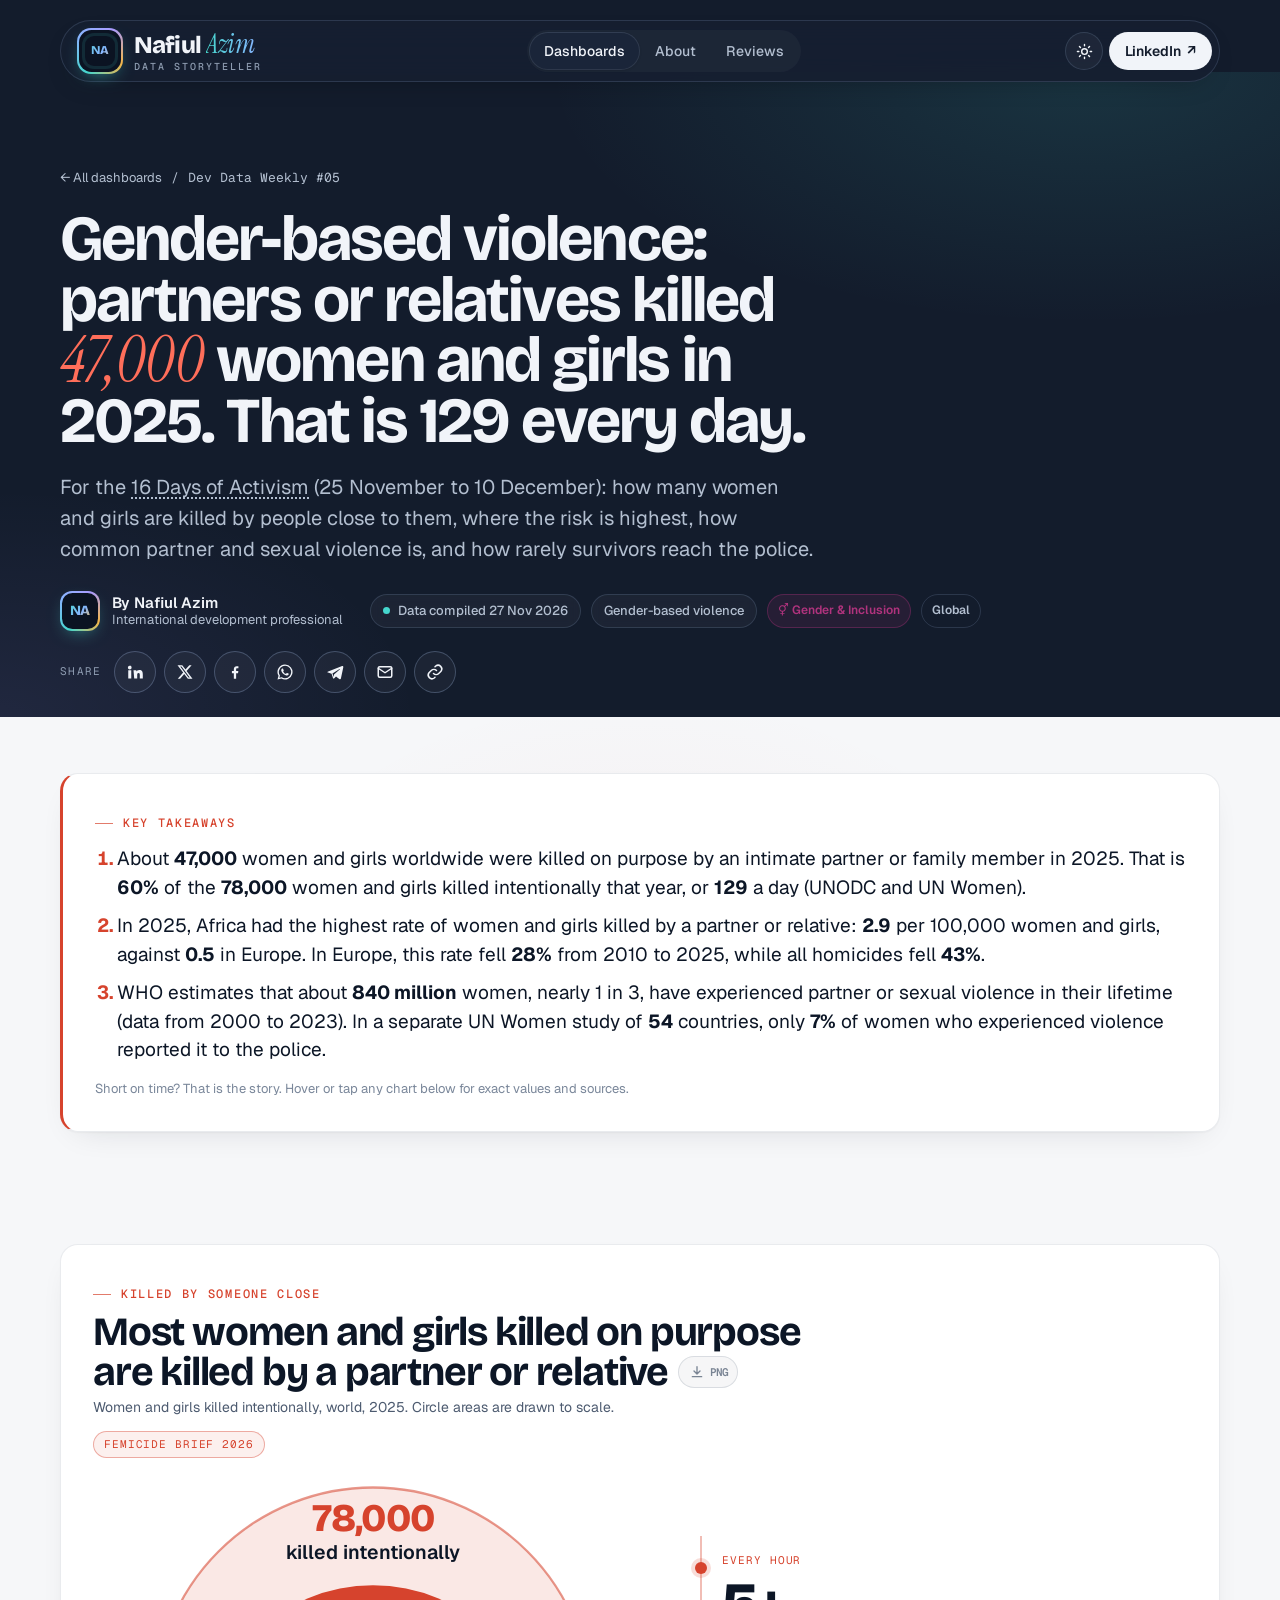
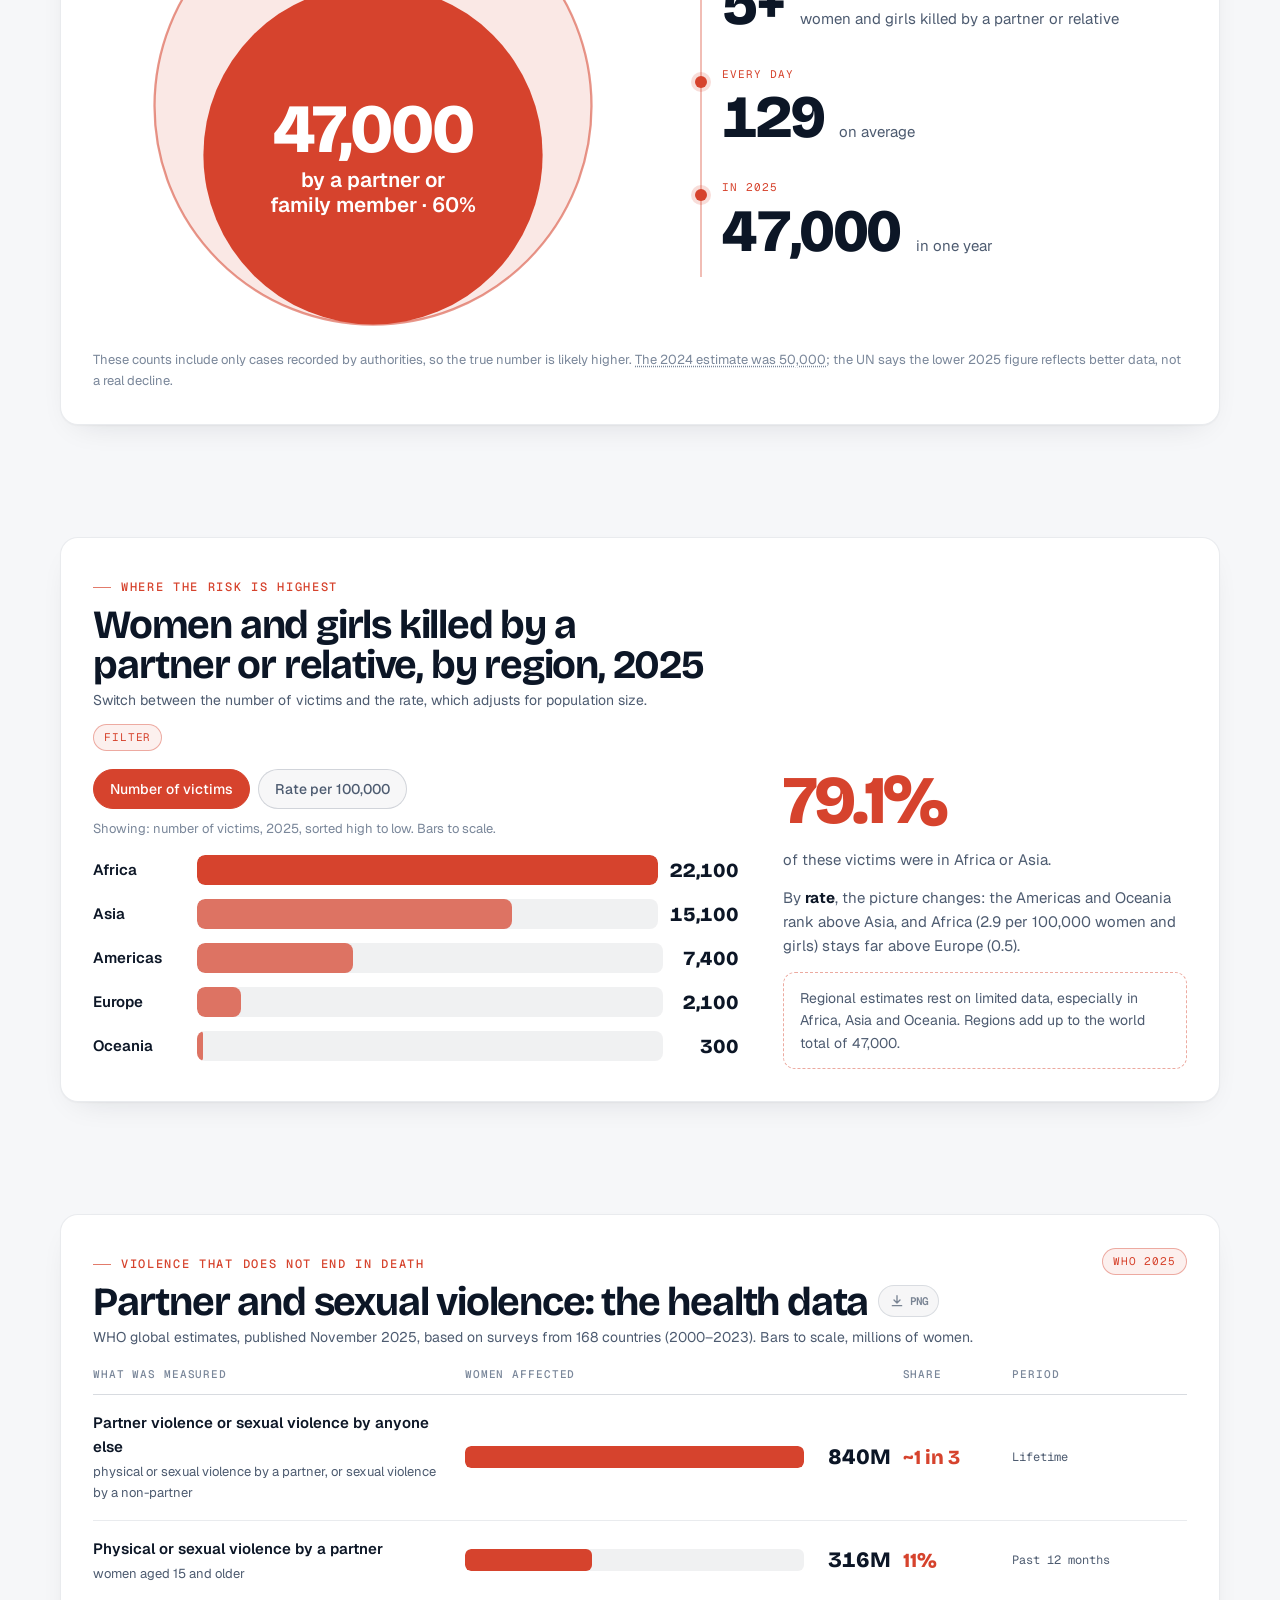
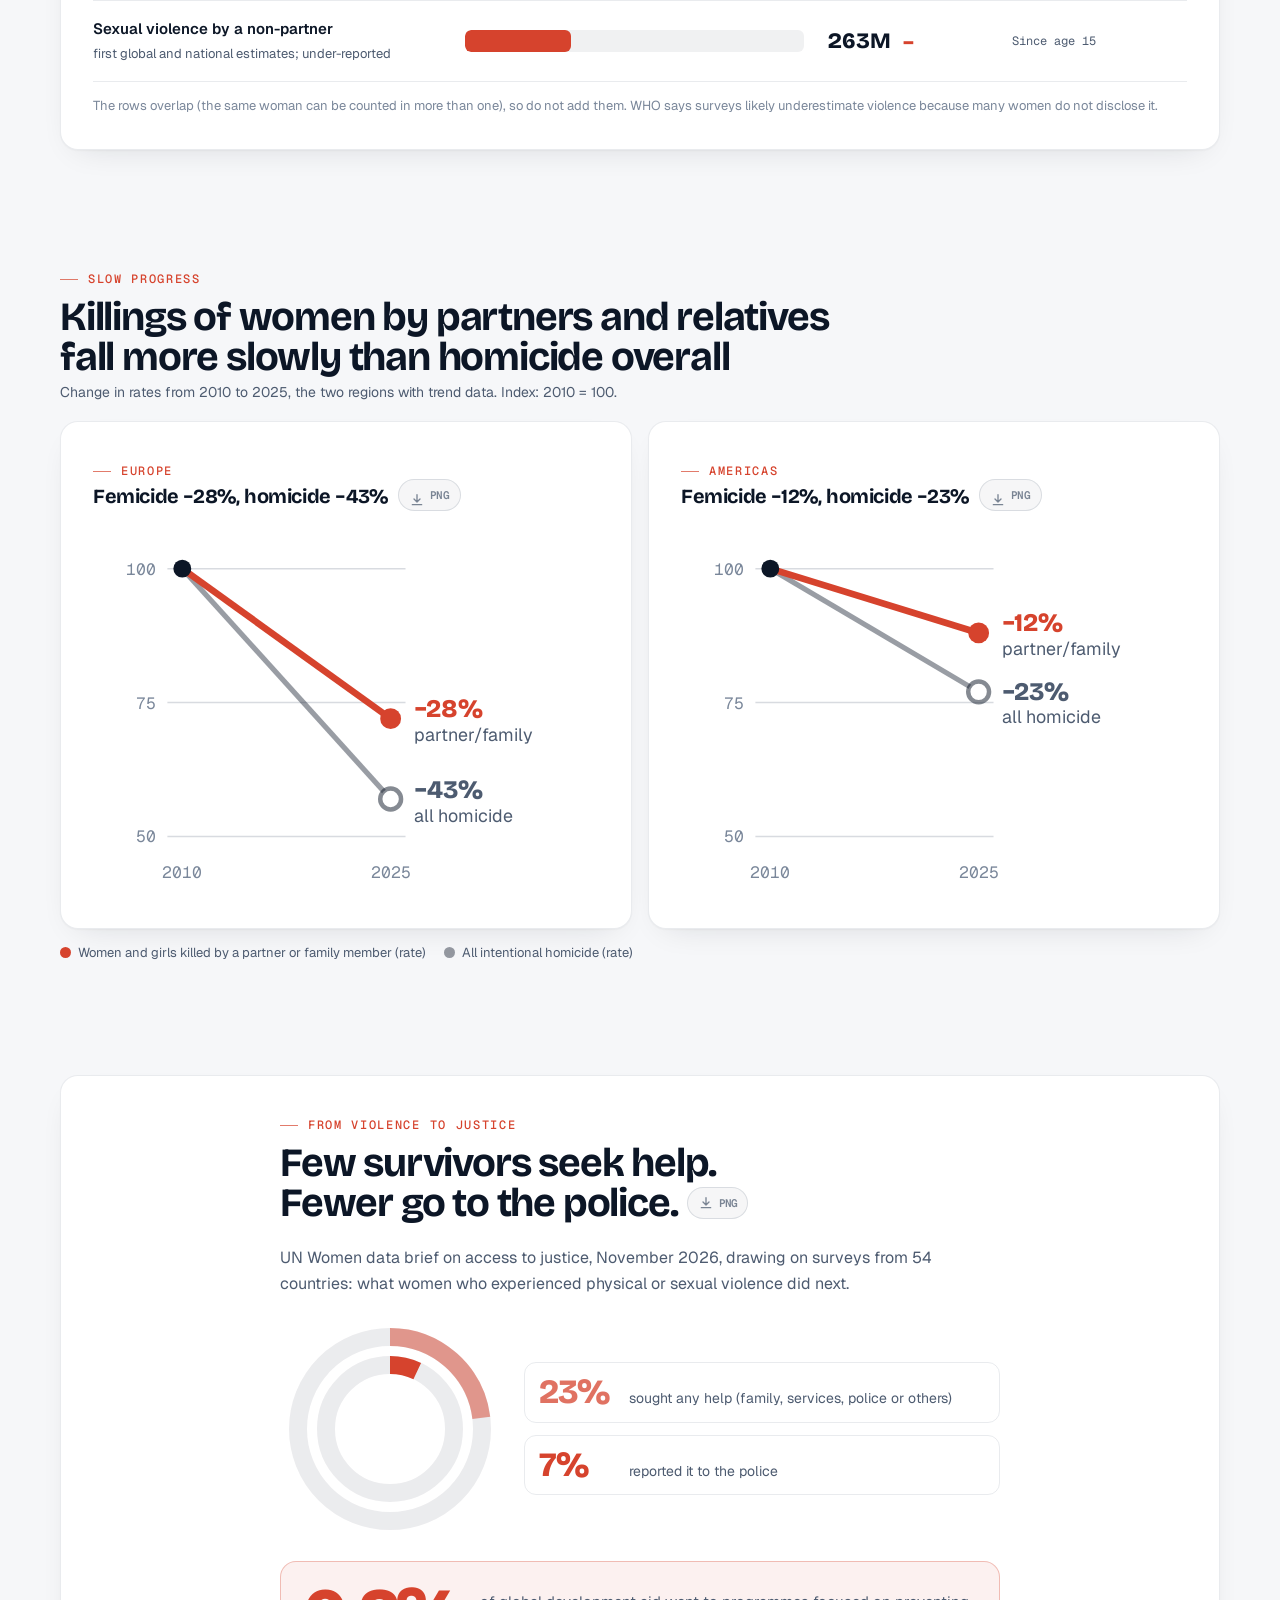
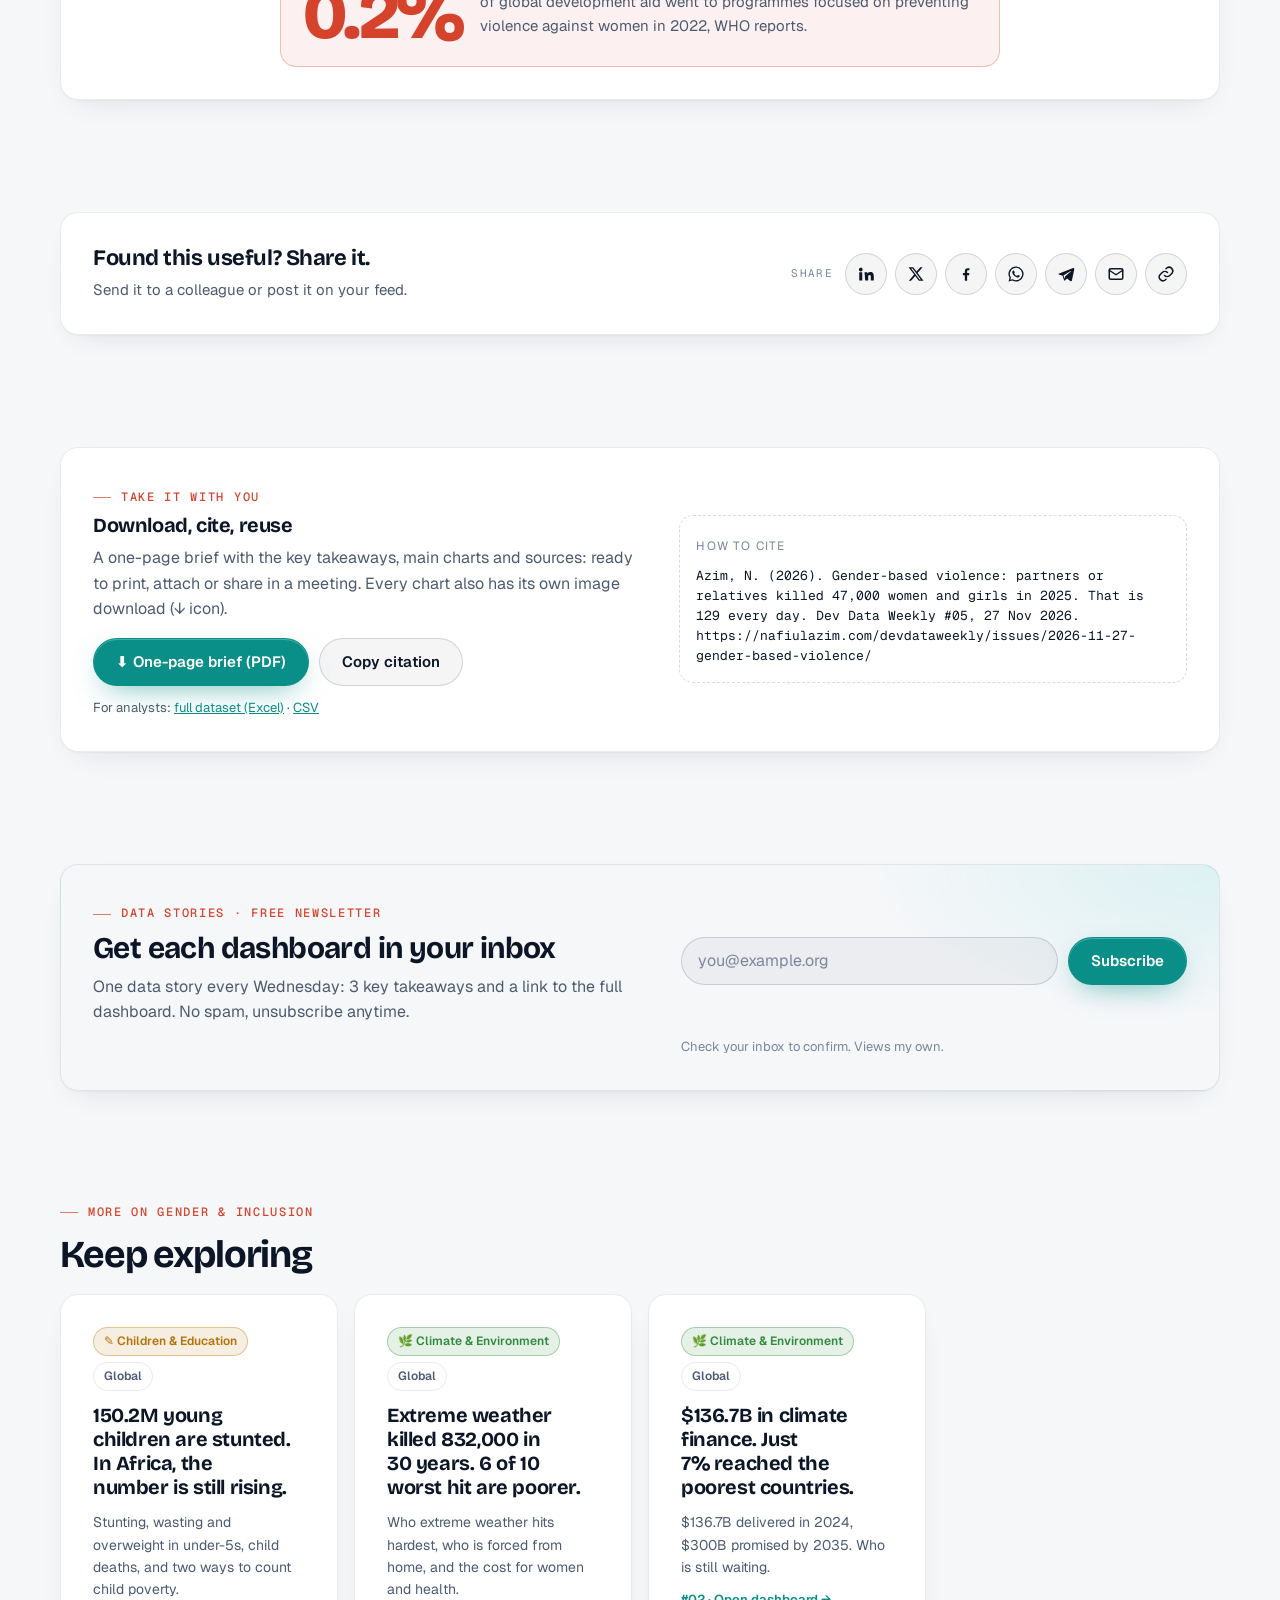
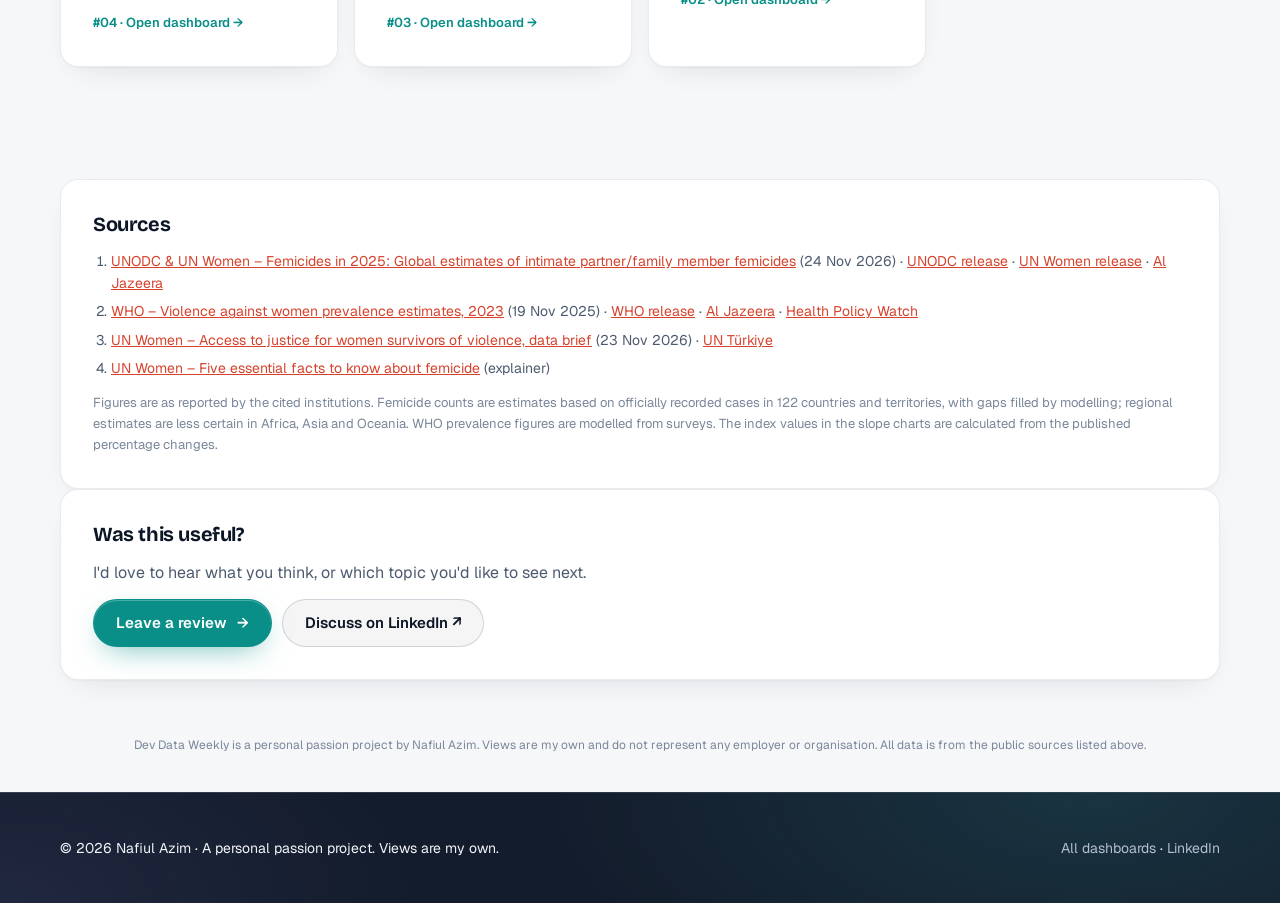
<file: devdataweekly/issues/2026-11-27-gender-based-violence/index.html>
<!doctype html>
<html lang="en">
<head>
<meta charset="utf-8">
<meta name="viewport" content="width=device-width,initial-scale=1,viewport-fit=cover">
<title>Gender-based violence: partners or relatives killed 47,000 women and girls in 2025 · Nafiul Azim</title>
<link rel="icon" href="/favicon.ico?v=2" sizes="any">
<link rel="icon" href="/assets/icons/favicon.svg?v=2" type="image/svg+xml">
<link rel="icon" href="/assets/icons/favicon-32.png?v=2" type="image/png" sizes="32x32">
<link rel="apple-touch-icon" href="/assets/icons/apple-touch-icon.png?v=2">
<link rel="manifest" href="/site.webmanifest">
<meta name="description" content="Partners or relatives killed 47,000 women and girls in 2025, 129 every day. An interactive dashboard on femicide, partner and sexual violence, and access to justice, for the 16 Days of Activism.">
<meta property="og:title" content="Gender-based violence: partners or relatives killed 47,000 women and girls in 2025. That is 129 every day.">
<meta property="og:description" content="Femicide by region, partner and sexual violence, and how few survivors reach the police, in one interactive dashboard for the 16 Days of Activism. Dev Data Weekly #05.">
<meta property="og:url" content="https://nafiulazim.com/devdataweekly/issues/2026-11-27-gender-based-violence/">
<link rel="canonical" href="https://nafiulazim.com/devdataweekly/issues/2026-11-27-gender-based-violence/">
<meta property="og:type" content="article">
<meta property="og:site_name" content="Nafiul Azim · Dev Data Weekly">
<meta property="og:image" content="https://nafiulazim.com/devdataweekly/issues/2026-11-27-gender-based-violence/og-v2.jpg">
<meta property="og:image:type" content="image/jpeg"><meta property="og:image:width" content="2400"><meta property="og:image:height" content="1260">
<meta property="og:image:alt" content="Dev Data Weekly #05: of the 78,000 women and girls killed intentionally in 2025, 47,000 (60%) were killed by an intimate partner or family member, 129 every day. Circles drawn to scale.">
<meta property="article:author" content="Nafiul Azim">
<meta name="author" content="Nafiul Azim">
<meta name="twitter:card" content="summary_large_image">
<meta name="twitter:title" content="Gender-based violence: partners or relatives killed 47,000 women and girls in 2025. That is 129 every day.">
<meta name="twitter:description" content="An interactive dashboard on femicide, partner and sexual violence, and access to justice, for the 16 Days of Activism. Dev Data Weekly #05 by Nafiul Azim.">
<meta name="twitter:image" content="https://nafiulazim.com/devdataweekly/issues/2026-11-27-gender-based-violence/og-v2.jpg">
<meta name="theme-color" content="#131c2c">
<script>(function(){var t=null;try{t=localStorage.getItem("theme")}catch(e){}document.documentElement.setAttribute("data-theme",t==="dark"?"dark":"light")})()</script>

<link rel="preconnect" href="https://fonts.googleapis.com"><link rel="preconnect" href="https://fonts.gstatic.com" crossorigin>
<link rel="stylesheet" href="https://fonts.googleapis.com/css2?family=Bricolage+Grotesque:opsz,wght@12..96,500;12..96,700;12..96,800&family=Geist:wght@400;500;600;700&family=Geist+Mono:wght@400;500&family=Instrument+Serif:ital@0;1&display=swap">
<link rel="stylesheet" href="/assets/site.css?v=30">
<style>
/* Issue 05 · Gender-based violence — accent: coral. Layout: full-width proportional-circles lead with "clock" rail → full-width filterable ranked bars with side note → full-width comparison table with inline bars → two slope-chart small multiples → narrow single story column (rings + aid stat) */
:root{--issue-d:#ff6e5a;--issue-d-rgb:255,110,90;--issue:#d6432d;--issue-rgb:214,67,45;--on-issue:#ffffff}
@media (prefers-color-scheme:dark){:root:not([data-theme="light"]){--issue:#ff6e5a;--issue-rgb:255,110,90;--on-issue:#0b1322}}
:root[data-theme="dark"]{--issue:#ff6e5a;--issue-rgb:255,110,90;--on-issue:#0b1322}
.d-hero{padding-block:clamp(48px,8vw,96px) 24px}
.d-hero .wrap{display:grid;gap:20px}
.crumbs{display:flex;flex-wrap:wrap;gap:10px;align-items:center;font-size:13px;color:var(--muted)}
.crumbs a{text-decoration:none;color:var(--muted)} .crumbs a:hover{color:var(--issue)}
.d-hero h1{font-size:clamp(32px,5.2vw,64px);max-width:22ch}
.d-hero h1 em{font-style:italic;color:var(--issue)}
.metaline{display:flex;flex-wrap:wrap;gap:10px}
.hero-meta{display:flex;flex-wrap:wrap;align-items:center;gap:16px 28px;padding-top:6px}
section.tight{padding-block:clamp(28px,5vw,56px)}
.eyebrow{color:var(--issue)}
.ph{display:flex;justify-content:space-between;gap:12px;flex-wrap:wrap;align-items:baseline;margin-bottom:18px}
.ph p{margin:4px 0 0;color:var(--muted);font-size:14px}
.chip{font-family:var(--mono);font-size:11px;letter-spacing:.08em;text-transform:uppercase;padding:4px 10px;border-radius:999px;border:1px solid rgba(var(--issue-rgb),.4);color:var(--issue);background:rgba(var(--issue-rgb),.08)}
.sources ol{margin:0;padding-left:18px;color:var(--muted);font-size:14px;display:grid;gap:6px}
.sources a{color:var(--issue)}
.note{font-size:13px;color:var(--dim);margin:14px 0 0}
[data-tip]{cursor:help}
.key{display:flex;flex-wrap:wrap;gap:8px 18px;font-size:13px;color:var(--muted);margin-top:14px}
.key i{display:inline-block;width:11px;height:11px;border-radius:50%;margin-right:7px;vertical-align:-1px}

/* A · proportional circles + clock rail */
.lead{display:grid;grid-template-columns:minmax(0,1.15fr) minmax(0,1fr);gap:clamp(20px,4vw,48px);align-items:center}
@media (max-width:860px){.lead{grid-template-columns:1fr}}
.circ{width:100%;max-width:460px;margin-inline:auto;display:block;overflow:visible}
.circ circle{transition:filter .25s}
.circ circle:hover,.circ circle:focus-visible{filter:brightness(1.1);outline:none}
.circ .o{fill:rgba(var(--issue-rgb),.12);stroke:rgba(var(--issue-rgb),.55);stroke-width:2}
.circ .i{fill:var(--issue)}
.circ text{pointer-events:none;font-family:var(--display)}
.circ .n1{font-size:34px;font-weight:800;fill:var(--issue);letter-spacing:-.02em}
.circ .n2{font-size:60px;font-weight:800;fill:var(--on-issue);letter-spacing:-.03em}
.circ .l1{font-size:17px;font-weight:600;fill:var(--fg);font-family:var(--body)}
.circ .l2{font-size:18px;font-weight:600;fill:var(--on-issue);font-family:var(--body)}
.js [data-anim] .circ{opacity:0;transform:scale(.94);transform-origin:50% 100%}
.js [data-anim].in .circ{opacity:1;transform:none;transition:opacity .9s var(--ease),transform .9s var(--ease)}
.rail{display:grid;gap:0;border-left:2px solid rgba(var(--issue-rgb),.35)}
.tick{display:grid;grid-template-columns:auto 1fr;gap:4px 16px;align-items:baseline;padding:16px 0 16px 20px;position:relative;border-radius:0 12px 12px 0}
.tick::before{content:"";position:absolute;left:-7px;top:26px;width:12px;height:12px;border-radius:50%;background:var(--issue);box-shadow:0 0 0 4px rgba(var(--issue-rgb),.18)}
.tick:hover,.tick:focus-visible{background:rgba(var(--issue-rgb),.06);outline:none}
.tick b{font-family:var(--display);font-weight:800;letter-spacing:-.04em;line-height:1;font-size:clamp(40px,5vw,60px);color:var(--fg);font-variant-numeric:tabular-nums}
.tick span{color:var(--muted);font-size:15px;line-height:1.35}
.tick small{grid-column:1/-1;font-family:var(--mono);font-size:11px;letter-spacing:.08em;text-transform:uppercase;color:var(--issue)}
@media (max-width:420px){.tick{grid-template-columns:1fr}}

/* B · filterable ranked bars */
.reg{display:grid;grid-template-columns:minmax(0,1.6fr) minmax(0,1fr);gap:clamp(20px,4vw,44px)}
@media (max-width:860px){.reg{grid-template-columns:1fr}}
.tools{display:flex;flex-wrap:wrap;gap:8px;margin:0 0 10px}
.fpill.on{background:var(--issue);border-color:var(--issue);color:var(--on-issue)}
.fstat{font-size:13px;color:var(--dim);margin:0 0 14px}
.bars{display:flex;flex-direction:column;gap:12px}
.br{display:grid;grid-template-columns:minmax(64px,92px) minmax(0,1fr) minmax(64px,auto);gap:12px;align-items:center;font-size:15px;border-radius:10px}
.br .nm{font-weight:600}
.br .tr{height:30px;border-radius:8px;background:rgba(var(--w),.06);overflow:hidden}
.br .tr i{display:block;height:100%;border-radius:8px;background:var(--issue);transition:width .7s var(--ease),opacity .3s;min-width:3px}
.br:not(:first-child) .tr i{opacity:.72}
.br b{font-family:var(--display);font-size:20px;font-weight:800;text-align:right;font-variant-numeric:tabular-nums}
.br:hover .tr i,.br:focus-visible .tr i{opacity:1;filter:brightness(1.08)}
.br:focus-visible{outline:2px solid var(--issue);outline-offset:4px}
@media (max-width:420px){.br{grid-template-columns:1fr auto}.br .tr{grid-column:1/-1;grid-row:2}}
.side{display:grid;gap:14px;align-content:start}
.side .big{font-family:var(--display);font-size:clamp(46px,5.4vw,68px);font-weight:800;letter-spacing:-.045em;line-height:.95;color:var(--issue)}
.side p{margin:0;color:var(--muted);font-size:15px}
.side .cav{padding:14px 16px;border-radius:12px;border:1px dashed rgba(var(--issue-rgb),.45);font-size:14px;color:var(--muted)}

/* C · comparison table with inline bars */
.ctab{width:100%;border-collapse:collapse;font-size:15px}
.ctab th{font-family:var(--mono);font-size:11px;letter-spacing:.08em;text-transform:uppercase;color:var(--dim);font-weight:500;text-align:left;padding:0 12px 10px 0;border-bottom:1px solid var(--line-2)}
.ctab td{padding:16px 12px 16px 0;border-bottom:1px solid var(--line);vertical-align:middle}
.ctab td:first-child{font-weight:600;width:34%}
.ctab td:first-child small{display:block;font-weight:400;color:var(--muted);font-size:13px;margin-top:3px}
.ctab .bc{width:40%}
.ib{display:flex;align-items:center;gap:12px}
.ib .tr{flex:1;height:22px;border-radius:6px;background:rgba(var(--w),.06);overflow:hidden}
.ib .tr i{display:block;height:100%;background:var(--issue);border-radius:6px;transform-origin:left}
.ib b{font-family:var(--display);font-size:22px;font-weight:800;min-width:5ch;text-align:right;font-variant-numeric:tabular-nums}
.ctab tr[data-tip]:hover td,.ctab tr[data-tip]:focus-visible td{background:rgba(var(--issue-rgb),.05)}
.ctab tr:focus-visible{outline:2px solid var(--issue);outline-offset:-2px}
.ctab .sh{font-family:var(--display);font-weight:800;font-size:20px;color:var(--issue)}
.ctab .pd{font-family:var(--mono);font-size:12px;color:var(--muted)}
.js [data-anim] .ib .tr i{transform:scaleX(0);transition:transform 1.1s var(--ease)}
.js [data-anim].in .ib .tr i{transform:none}
@media (max-width:720px){
  .ctab thead{display:none}
  .ctab tr{display:grid;grid-template-columns:1fr auto;gap:8px 12px;padding:14px 0;border-bottom:1px solid var(--line)}
  .ctab td{padding:0;border:0;width:auto!important}
  .ctab td:first-child{grid-column:1/-1}
  .ctab .bc{grid-column:1/-1}
}

/* D · slope small multiples */
.slopes{display:grid;grid-template-columns:repeat(2,minmax(0,1fr));gap:16px}
@media (max-width:760px){.slopes{grid-template-columns:1fr}}
.sl h3{margin:0 0 4px;font-size:20px}
.sl svg{width:100%;display:block;overflow:visible;margin-top:10px}
.sl .grid line{stroke:var(--line-2)}
.sl .ax text{font-family:var(--mono);font-size:11px;fill:var(--dim)}
.sl .hom{stroke:rgba(var(--w),.42);stroke-width:3.5;fill:none}
.sl .fem{stroke:var(--issue);stroke-width:4.5;fill:none}
.sl .dh{fill:var(--ink-2);stroke:rgba(var(--w),.5);stroke-width:3}
.sl .df{fill:var(--issue)}
.sl .d0{fill:var(--fg)}
.sl circle[data-tip]:hover,.sl circle[data-tip]:focus-visible{stroke:var(--fg);stroke-width:3;outline:none}
.sl .lv{font-family:var(--display);font-size:17px;font-weight:800}
.sl .lf{fill:var(--issue)} .sl .lh{fill:var(--muted)}
.sl .ll{font-size:12px;fill:var(--muted);font-family:var(--body)}
.js [data-anim] .sl path{stroke-dasharray:400;stroke-dashoffset:400}
.js [data-anim].in .sl path{stroke-dashoffset:0;transition:stroke-dashoffset 1.3s var(--ease)}

/* E · story column */
.story{max-width:720px;margin-inline:auto;display:grid;gap:22px}
.story h2{font-size:clamp(26px,3.4vw,40px);margin:8px 0 0}
.story>p{margin:0;color:var(--muted);font-size:16px}
.ringrow{display:grid;grid-template-columns:minmax(160px,220px) minmax(0,1fr);gap:24px;align-items:center}
@media (max-width:560px){.ringrow{grid-template-columns:1fr;justify-items:center}}
.rings{width:100%;max-width:220px;display:block;transform:rotate(-90deg)}
.rings circle{fill:none;stroke-width:18}
.rings .bg{stroke:rgba(var(--w),.08)}
.rings .r1{stroke:rgba(var(--issue-rgb),.5)}
.rings .r2{stroke:var(--issue)}
.rings circle[data-tip]:hover,.rings circle[data-tip]:focus-visible{filter:brightness(1.12);outline:none;stroke-width:21}
.js [data-anim] .rings .r1,.js [data-anim] .rings .r2{stroke-dashoffset:var(--c)}
.js [data-anim].in .rings .r1,.js [data-anim].in .rings .r2{stroke-dashoffset:0;transition:stroke-dashoffset 1.4s var(--ease)}
.rleg{display:grid;gap:12px;width:100%}
.rleg div{display:grid;grid-template-columns:78px 1fr;gap:12px;align-items:baseline;padding:12px 14px;border-radius:12px;border:1px solid var(--line)}
.rleg b{font-family:var(--display);font-size:34px;font-weight:800;letter-spacing:-.03em;line-height:1}
.rleg span{color:var(--muted);font-size:14px}
.aid{display:grid;grid-template-columns:auto 1fr;gap:18px;align-items:center;padding:20px 22px;border-radius:16px;background:rgba(var(--issue-rgb),.07);border:1px solid rgba(var(--issue-rgb),.3)}
.aid b{font-family:var(--display);font-size:clamp(48px,6vw,72px);font-weight:800;letter-spacing:-.045em;line-height:.9;color:var(--issue)}
.aid span{color:var(--muted);font-size:15px}
@media (max-width:420px){.aid{grid-template-columns:1fr}}
</style>
</head>
<body>
<div class="bg-glow"></div><div class="bg-grid"></div><div class="bg-grain"></div>

<nav class="nav gut" aria-label="Main">
  <div class="wrap">
    <a class="brand" href="/" aria-label="Nafiul Azim, home"><span class="mark" aria-hidden="true"><span><i>NA</i></span></span><span class="word"><b>Nafiul<em>Azim</em></b><small>Data Storyteller</small></span></a>
    <ul>
      <li><a href="/#dashboards" class="on">Dashboards</a></li>
      <li><a href="/#about">About</a></li>
      <li><a href="/#reviews">Reviews</a></li>
    </ul>
    <div class="nav-right"><button class="theme-btn" id="theme-btn" type="button" aria-label="Switch light or dark mode"><svg class="moon" viewBox="0 0 24 24" fill="none" stroke="currentColor" stroke-width="2" stroke-linecap="round" stroke-linejoin="round"><path d="M21 12.8A9 9 0 1 1 11.2 3a7 7 0 0 0 9.8 9.8z"/></svg><svg class="sun" viewBox="0 0 24 24" fill="none" stroke="currentColor" stroke-width="2" stroke-linecap="round"><circle cx="12" cy="12" r="4"/><path d="M12 2v2M12 20v2M4.9 4.9l1.4 1.4M17.7 17.7l1.4 1.4M2 12h2M20 12h2M4.9 19.1l1.4-1.4M17.7 6.3l1.4-1.4"/></svg></button><a class="cta" href="https://www.linkedin.com/in/nafiulazimsiam/" target="_blank" rel="noopener">LinkedIn <span aria-hidden="true">↗</span></a></div>
  </div>
</nav>

<header class="d-hero gut">
  <div class="wrap">
    <div class="crumbs reveal"><a href="/#dashboards">← All dashboards</a><span>/</span><span class="mono">Dev Data Weekly #05</span></div>
    <h1 class="reveal d1">Gender-based violence: partners or relatives killed <em class="serif">47,000</em> women and girls in 2025. That is 129 every day.</h1>
    <p class="lede reveal d2">For the <span data-tip="16 Days of Activism against Gender-Based Violence: annual campaign from 25 November (International Day for the Elimination of Violence against Women) to 10 December (Human Rights Day)" data-src="UN Women, UNiTE campaign" style="text-decoration:underline dotted;text-underline-offset:4px">16 Days of Activism</span> (25 November to 10 December): how many women and girls are killed by people close to them, where the risk is highest, how common partner and sexual violence is, and how rarely survivors reach the police.</p>
    <div class="hero-meta reveal d3">
      <a class="byline" href="/#about"><span class="mark sm" aria-hidden="true"><span><i>NA</i></span></span><span class="who"><b>By Nafiul Azim</b><span>International development professional</span></span></a>
      <div class="metaline"><span class="pill"><span class="dot"></span>Data compiled 27 Nov 2026</span><span class="pill">Gender-based violence</span><span class="ttag t-gender">⚥ Gender &amp; Inclusion</span><span class="rtag">Global</span></div>
    </div>
    <div class="reveal d3"><div class="share" data-share>
        <span class="share-l">Share</span>
        <a data-net="linkedin" href="#" aria-label="Share on LinkedIn"><svg viewBox="0 0 24 24" fill="currentColor" aria-hidden="true"><path d="M4.98 3.5A2.5 2.5 0 1 1 5 8.5a2.5 2.5 0 0 1-.02-5zM3 9.75h4v11H3zm7 0h3.8v1.6h.05c.53-1 1.83-2.05 3.77-2.05 4.03 0 4.78 2.6 4.78 6v5.45h-4v-4.83c0-1.15-.02-2.63-1.6-2.63-1.6 0-1.85 1.25-1.85 2.55v4.91h-4z"/></svg></a>
        <a data-net="x" href="#" aria-label="Share on X"><svg viewBox="0 0 24 24" fill="currentColor" aria-hidden="true"><path d="M17.75 3h3.07l-6.7 7.66L22 21h-6.17l-4.83-6.32L5.47 21H2.4l7.17-8.2L2 3h6.33l4.37 5.78zm-1.08 16.17h1.7L7.41 4.74H5.59z"/></svg></a>
        <a data-net="facebook" href="#" aria-label="Share on Facebook"><svg viewBox="0 0 24 24" fill="currentColor" aria-hidden="true"><path d="M13.5 21v-7.5h2.55l.38-3H13.5V8.6c0-.86.24-1.45 1.48-1.45h1.57V4.47A21 21 0 0 0 14.27 4.35c-2.27 0-3.82 1.38-3.82 3.92v2.23H7.9v3h2.55V21z"/></svg></a>
        <a data-net="whatsapp" href="#" aria-label="Share on WhatsApp"><svg viewBox="0 0 24 24" fill="currentColor" aria-hidden="true"><path d="M12 2a10 10 0 0 0-8.6 15.1L2 22l5.05-1.33A10 10 0 1 0 12 2zm0 18.2a8.2 8.2 0 0 1-4.2-1.15l-.3-.18-3 .78.8-2.92-.2-.3A8.2 8.2 0 1 1 12 20.2zm4.5-6.15c-.25-.12-1.46-.72-1.69-.8-.23-.08-.39-.12-.55.12-.17.25-.64.8-.78.97-.14.16-.29.18-.53.06-.25-.12-1.05-.39-2-1.23-.73-.66-1.23-1.47-1.38-1.72-.14-.25-.01-.38.11-.5.11-.11.25-.29.37-.43.13-.15.17-.25.25-.41.08-.17.04-.31-.02-.43-.06-.13-.55-1.33-.76-1.82-.2-.48-.4-.41-.55-.42h-.47a.9.9 0 0 0-.65.31c-.23.25-.86.84-.86 2.04s.88 2.37 1 2.53c.13.17 1.73 2.64 4.2 3.7.58.26 1.04.41 1.4.52.59.19 1.13.16 1.55.1.47-.07 1.46-.6 1.66-1.18.21-.58.21-1.07.15-1.18-.06-.1-.22-.17-.47-.29z"/></svg></a>
        <a data-net="telegram" href="#" aria-label="Share on Telegram"><svg viewBox="0 0 24 24" fill="currentColor" aria-hidden="true"><path d="M21.5 4.1 2.9 11.3c-1.27.5-1.26 1.22-.23 1.53l4.77 1.49 1.84 5.6c.22.62.11.86.76.86.5 0 .72-.23 1-.5l2.3-2.24 4.79 3.54c.88.49 1.52.24 1.74-.82l3.14-14.8c.32-1.3-.5-1.88-1.5-1.86zM8.6 14.1l9.5-6c.47-.29.9-.13.55.18l-7.97 7.2-.3 3.3z"/></svg></a>
        <a data-net="email" href="#" aria-label="Share by email"><svg viewBox="0 0 24 24" fill="none" stroke="currentColor" stroke-width="2" stroke-linecap="round" stroke-linejoin="round" aria-hidden="true"><rect x="3" y="5" width="18" height="14" rx="2"/><path d="m3 7 9 6 9-6"/></svg></a>
        <button type="button" data-net="copy" aria-label="Copy link"><svg viewBox="0 0 24 24" fill="none" stroke="currentColor" stroke-width="2" stroke-linecap="round" stroke-linejoin="round" aria-hidden="true"><path d="M10 14a5 5 0 0 0 7 0l3-3a5 5 0 0 0-7-7l-1 1"/><path d="M14 10a5 5 0 0 0-7 0l-3 3a5 5 0 0 0 7 7l1-1"/></svg></button>
        <button type="button" data-net="native" aria-label="More sharing options"><svg viewBox="0 0 24 24" fill="none" stroke="currentColor" stroke-width="2" stroke-linecap="round" stroke-linejoin="round" aria-hidden="true"><path d="M12 3v13M7 8l5-5 5 5"/><path d="M5 13v6a2 2 0 0 0 2 2h10a2 2 0 0 0 2-2v-6"/></svg></button>
      </div></div>
  </div>
</header>

<section class="tight gut takeaways-sec"><div class="wrap"><div class="panel takeaways reveal"><span class="eyebrow">Key takeaways</span><ol><li>About <b>47,000</b> women and girls worldwide were killed on purpose by an intimate partner or family member in 2025. That is <b>60%</b> of the <b>78,000</b> women and girls killed intentionally that year, or <b>129</b> a day (UNODC and UN Women).</li><li>In 2025, Africa had the highest rate of women and girls killed by a partner or relative: <b>2.9</b> per 100,000 women and girls, against <b>0.5</b> in Europe. In Europe, this rate fell <b>28%</b> from 2010 to 2025, while all homicides fell <b>43%</b>.</li><li>WHO estimates that about <b>840 million</b> women, nearly 1 in 3, have experienced partner or sexual violence in their lifetime (data from 2000 to 2023). In a separate UN Women study of <b>54</b> countries, only <b>7%</b> of women who experienced violence reported it to the police.</li></ol><p class="tk-note">Short on time? That is the story. Hover or tap any chart below for exact values and sources.</p></div></div></section>

<section class="tight gut">
  <div class="wrap panel reveal">
    <div class="ph"><div><span class="eyebrow">Killed by someone close</span><h2 style="margin-top:8px;font-size:clamp(26px,3.4vw,40px)">Most women and girls killed on purpose are killed by a partner or relative</h2><p>Women and girls killed intentionally, world, 2025. Circle areas are drawn to scale.</p></div><span class="chip">Femicide brief 2026</span></div>
    <div class="lead" data-anim>
      <svg class="circ" viewBox="0 0 400 400" role="group" aria-label="Proportional circles, areas to scale: 78,000 women and girls killed intentionally in 2025, of whom 47,000 (60%) were killed by an intimate partner or family member.">
        <circle class="o" cx="200" cy="200" r="190" data-tip="Women and girls killed intentionally, world, 2025: about 78,000" data-src="UNODC &amp; UN Women, Femicides in 2025 (Femicide Brief, 24 Nov 2026); confirmed by UN Women release and Al Jazeera"></circle>
        <circle class="i" cx="200" cy="242.51" r="147.49" data-tip="Women and girls killed by an intimate partner or other family member, world, 2025: about 47,000, 60% of the 78,000 killed intentionally (circle area to scale: 47,000 ÷ 78,000)" data-src="UNODC &amp; UN Women, Femicides in 2025 (Femicide Brief, 24 Nov 2026); confirmed by UN Women release, Al Jazeera and UN News"></circle>
        <text class="n1" x="200" y="48" text-anchor="middle">78,000</text>
        <text class="l1" x="200" y="72" text-anchor="middle">killed intentionally</text>
        <text class="n2" x="200" y="240" text-anchor="middle">47,000</text>
        <text class="l2" x="200" y="270" text-anchor="middle">by a partner or</text>
        <text class="l2" x="200" y="292" text-anchor="middle">family member · 60%</text>
      </svg>
      <div class="rail">
        <div class="tick" data-tip="Women and girls killed by an intimate partner or family member, world, 2025: on average more than 5 every hour (47,000 ÷ 8,760 hours ≈ 5.4)" data-src="UNODC &amp; UN Women, Femicides in 2025 (24 Nov 2026); confirmed by UN News and Al Jazeera"><small>Every hour</small><b>5+</b><span>women and girls killed by a partner or relative</span></div>
        <div class="tick" data-tip="Women and girls killed by an intimate partner or family member, world, 2025: 129 every day on average (47,000 ÷ 365)" data-src="UNODC &amp; UN Women, Femicides in 2025 (24 Nov 2026); confirmed by UN Women release and Al Jazeera"><small>Every day</small><b>129</b><span>on average</span></div>
        <div class="tick" data-tip="Women and girls killed by an intimate partner or family member, world, 2025: about 47,000" data-src="UNODC &amp; UN Women, Femicides in 2025 (24 Nov 2026); confirmed by UN Women release, Al Jazeera and UN News"><small>In 2025</small><b>47,000</b><span>in one year</span></div>
      </div>
    </div>
    <p class="note">These counts include only cases recorded by authorities, so the true number is likely higher. <span data-tip="Women and girls killed by an intimate partner or family member, world, 2024 estimate: about 50,000. The UN says the lower 2025 figure reflects better country data, not a real decline" data-src="UNODC &amp; UN Women, Femicides in 2025 (24 Nov 2026); confirmed by UN Women release and Al Jazeera" style="text-decoration:underline dotted">The 2024 estimate was 50,000</span>; the UN says the lower 2025 figure reflects better data, not a real decline.</p>
  </div>
</section>

<section class="tight gut">
  <div class="wrap panel reveal">
    <div class="ph"><div><span class="eyebrow">Where the risk is highest</span><h2 style="margin-top:8px;font-size:clamp(26px,3.4vw,40px)">Women and girls killed by a partner or relative, by region, 2025</h2><p>Switch between the number of victims and the rate, which adjusts for population size.</p></div><span class="chip">Filter</span></div>
    <div class="reg">
      <div>
        <div class="tools" role="group" aria-label="Choose measure">
          <button type="button" class="fpill on" data-m="n" aria-pressed="true">Number of victims</button>
          <button type="button" class="fpill" data-m="rate" aria-pressed="false">Rate per 100,000</button>
        </div>
        <p class="fstat" id="fstat" role="status">Showing: number of victims, 2025, sorted high to low.</p>
        <div class="bars" id="bars" data-anim role="group" aria-label="Ranked bars of intimate partner and family-member femicide by region, 2025"></div>
      </div>
      <div class="side">
        <div class="big" data-tip="Share of the world's women and girls killed by a partner or family member who were in Africa or Asia, 2025: 79.1% (calculated: (22,100 + 15,100) ÷ 47,000)" data-src="Calculated from UNODC &amp; UN Women, Femicides in 2025 (24 Nov 2026)">79.1%</div>
        <p>of these victims were in Africa or Asia.</p>
        <p>By <strong style="color:var(--fg)">rate</strong>, the picture changes: the Americas and Oceania rank above Asia, and Africa (2.9 per 100,000 women and girls) stays far above Europe (0.5).</p>
        <p class="cav">Regional estimates rest on limited data, especially in Africa, Asia and Oceania. Regions add up to the world total of 47,000.</p>
      </div>
    </div>
  </div>
</section>

<section class="tight gut">
  <div class="wrap panel reveal">
    <div class="ph"><div><span class="eyebrow">Violence that does not end in death</span><h2 style="margin-top:8px;font-size:clamp(26px,3.4vw,40px)">Partner and sexual violence: the health data</h2><p>WHO global estimates, published November 2025, based on surveys from 168 countries (2000–2023). Bars to scale, millions of women.</p></div><span class="chip">WHO 2025</span></div>
    <table class="ctab" data-anim>
      <thead><tr><th scope="col">What was measured</th><th scope="col">Women affected</th><th scope="col">Share</th><th scope="col">Period</th></tr></thead>
      <tbody>
        <tr data-tip="Women who have experienced intimate partner violence or non-partner sexual violence in their lifetime, world: about 840 million, nearly 1 in 3 women (2023 estimates, data from 2000–2023)" data-src="WHO, Violence against women prevalence estimates 2023 (19 Nov 2025); confirmed by Al Jazeera and Health Policy Watch"><td>Partner violence or sexual violence by anyone else<small>physical or sexual violence by a partner, or sexual violence by a non-partner</small></td><td class="bc"><div class="ib"><div class="tr"><i style="width:100%"></i></div><b>840M</b></div></td><td class="sh">~1 in 3</td><td class="pd">Lifetime</td></tr>
        <tr data-tip="Women aged 15 and older subjected to physical or sexual violence by an intimate partner in the past 12 months, world: 316 million, 11% (2023 estimates)" data-src="WHO, Violence against women prevalence estimates 2023 (19 Nov 2025); confirmed by Al Jazeera and The Star (Kenya)"><td>Physical or sexual violence by a partner<small>women aged 15 and older</small></td><td class="bc"><div class="ib"><div class="tr"><i style="width:37.619%"></i></div><b>316M</b></div></td><td class="sh">11%</td><td class="pd">Past 12 months</td></tr>
        <tr data-tip="Women who have experienced sexual violence by someone other than a partner since age 15, world: 263 million (2023 estimates; WHO says this is significantly under-reported)" data-src="WHO, Violence against women prevalence estimates 2023 (19 Nov 2025); confirmed by Al Jazeera and Health Policy Watch"><td>Sexual violence by a non-partner<small>first global and national estimates; under-reported</small></td><td class="bc"><div class="ib"><div class="tr"><i style="width:31.31%"></i></div><b>263M</b></div></td><td class="sh">–</td><td class="pd">Since age 15</td></tr>
      </tbody>
    </table>
    <p class="note">The rows overlap (the same woman can be counted in more than one), so do not add them. WHO says surveys likely underestimate violence because many women do not disclose it.</p>
  </div>
</section>

<section class="tight gut">
  <div class="wrap">
    <div class="ph reveal"><div><span class="eyebrow">Slow progress</span><h2 style="margin-top:8px;font-size:clamp(26px,3.4vw,40px)">Killings of women by partners and relatives fall more slowly than homicide overall</h2><p>Change in rates from 2010 to 2025, the two regions with trend data. Index: 2010 = 100.</p></div></div>
    <div class="slopes" data-anim>
      <div class="panel sl reveal">
        <span class="eyebrow">Europe</span><h3>Femicide −28%, homicide −43%</h3>
        <svg viewBox="0 0 340 250" role="group" aria-label="Slope chart, Europe, 2010 to 2025: overall homicide rate fell 43% (index 100 to 57); rate of women killed by a partner or family member fell 28% (index 100 to 72).">
          <g class="grid"><line x1="50" x2="210" y1="30" y2="30"/><line x1="50" x2="210" y1="120" y2="120"/><line x1="50" x2="210" y1="210" y2="210"/></g>
          <g class="ax"><text x="42" y="34" text-anchor="end">100</text><text x="42" y="124" text-anchor="end">75</text><text x="42" y="214" text-anchor="end">50</text><text x="60" y="238" text-anchor="middle">2010</text><text x="200" y="238" text-anchor="middle">2025</text></g>
          <path class="hom" d="M60,30 L200,184.8"/>
          <path class="fem" d="M60,30 L200,130.8"/>
          <circle class="d0" cx="60" cy="30" r="6" data-tip="Europe, 2010: index 100 (starting point for both rates)" data-src="UNODC &amp; UN Women, Femicides in 2025 (24 Nov 2026)"></circle>
          <circle class="dh" cx="200" cy="184.8" r="7" data-tip="Overall intentional homicide rate, Europe, 2010 to 2025: −43% (index 2010 = 100 → 57, calculated: 100 − 43)" data-src="UNODC &amp; UN Women, Femicides in 2025 (24 Nov 2026); confirmed by Yahoo News/AFP coverage"></circle>
          <circle class="df" cx="200" cy="130.8" r="7" data-tip="Rate of women and girls killed by an intimate partner or family member, Europe, 2010 to 2025: −28% (index 2010 = 100 → 72, calculated: 100 − 28)" data-src="UNODC &amp; UN Women, Femicides in 2025 (24 Nov 2026); confirmed by Yahoo News/AFP coverage"></circle>
          <text class="lv lf" x="216" y="130">−28%</text><text class="ll" x="216" y="146">partner/family</text>
          <text class="lv lh" x="216" y="184">−43%</text><text class="ll" x="216" y="200">all homicide</text>
        </svg>
      </div>
      <div class="panel sl reveal d1">
        <span class="eyebrow">Americas</span><h3>Femicide −12%, homicide −23%</h3>
        <svg viewBox="0 0 340 250" role="group" aria-label="Slope chart, Americas, 2010 to 2025: overall homicide rate fell 23% (index 100 to 77); rate of women killed by a partner or family member fell 12% (index 100 to 88).">
          <g class="grid"><line x1="50" x2="210" y1="30" y2="30"/><line x1="50" x2="210" y1="120" y2="120"/><line x1="50" x2="210" y1="210" y2="210"/></g>
          <g class="ax"><text x="42" y="34" text-anchor="end">100</text><text x="42" y="124" text-anchor="end">75</text><text x="42" y="214" text-anchor="end">50</text><text x="60" y="238" text-anchor="middle">2010</text><text x="200" y="238" text-anchor="middle">2025</text></g>
          <path class="hom" d="M60,30 L200,112.8"/>
          <path class="fem" d="M60,30 L200,73.2"/>
          <circle class="d0" cx="60" cy="30" r="6" data-tip="Americas, 2010: index 100 (starting point for both rates)" data-src="UNODC &amp; UN Women, Femicides in 2025 (24 Nov 2026)"></circle>
          <circle class="dh" cx="200" cy="112.8" r="7" data-tip="Overall intentional homicide rate, Americas, 2010 to 2025: −23% (index 2010 = 100 → 77, calculated: 100 − 23)" data-src="UNODC &amp; UN Women, Femicides in 2025 (24 Nov 2026); confirmed by UN Women explainer"></circle>
          <circle class="df" cx="200" cy="73.2" r="7" data-tip="Rate of women and girls killed by an intimate partner or family member, Americas, 2010 to 2025: −12% (index 2010 = 100 → 88, calculated: 100 − 12)" data-src="UNODC &amp; UN Women, Femicides in 2025 (24 Nov 2026); confirmed by UN Women explainer"></circle>
          <text class="lv lf" x="216" y="72">−12%</text><text class="ll" x="216" y="88">partner/family</text>
          <text class="lv lh" x="216" y="118">−23%</text><text class="ll" x="216" y="134">all homicide</text>
        </svg>
      </div>
    </div>
    <div class="key reveal"><span><i style="background:var(--issue)"></i>Women and girls killed by a partner or family member (rate)</span><span><i style="background:rgba(var(--w),.42)"></i>All intentional homicide (rate)</span></div>
  </div>
</section>

<section class="tight gut">
  <div class="wrap panel reveal">
    <div class="story">
      <div><span class="eyebrow">From violence to justice</span><h2>Few survivors seek help. Fewer go to the police.</h2></div>
      <p>UN Women data brief on access to justice, November 2026, drawing on surveys from 54 countries: what women who experienced physical or sexual violence did next.</p>
      <div class="ringrow" data-anim>
        <svg class="rings" viewBox="0 0 220 220" role="group" aria-label="Concentric rings: 23% of women who experienced violence sought any help; 7% reported it to the police (54 countries).">
          <circle class="bg" cx="110" cy="110" r="92" data-notab data-tip="Women who experienced physical or sexual violence and sought any help: 23% (54 countries with data)" data-src="UN Women, Access to justice for women survivors of violence, data brief (23 Nov 2026); confirmed by UN Türkiye release"></circle><circle class="bg" cx="110" cy="110" r="64" data-notab data-tip="Women who experienced physical or sexual violence and reported it to the police: 7% (54 countries with data)" data-src="UN Women, Access to justice for women survivors of violence, data brief (23 Nov 2026); confirmed by UN Türkiye, Mirage News and Havana Times"></circle>
          <circle class="r1" cx="110" cy="110" r="92" style="--c:133.0;stroke-dasharray:132.95 578.05" data-tip="Women who experienced physical or sexual violence and sought any help: 23% (54 countries with data)" data-src="UN Women, Access to justice for women survivors of violence, data brief (23 Nov 2026); confirmed by UN Türkiye release"></circle>
          <circle class="r2" cx="110" cy="110" r="64" style="--c:28.2;stroke-dasharray:28.15 402.12" data-tip="Women who experienced physical or sexual violence and reported it to the police: 7% (54 countries with data)" data-src="UN Women, Access to justice for women survivors of violence, data brief (23 Nov 2026); confirmed by UN Türkiye, Mirage News and Havana Times"></circle>
        </svg>
        <div class="rleg">
          <div data-tip="Women who experienced physical or sexual violence and sought any help: 23% (54 countries with data)" data-src="UN Women, Access to justice data brief (23 Nov 2026); confirmed by UN Türkiye release"><b style="color:rgba(var(--issue-rgb),.75)">23%</b><span>sought any help (family, services, police or others)</span></div>
          <div data-tip="Women who experienced physical or sexual violence and reported it to the police: 7% (54 countries with data)" data-src="UN Women, Access to justice data brief (23 Nov 2026); confirmed by UN Türkiye, Mirage News and Havana Times"><b style="color:var(--issue)">7%</b><span>reported it to the police</span></div>
        </div>
      </div>
      <div class="aid" data-tip="Share of global development aid allocated to programmes focused on preventing violence against women, 2022: 0.2%" data-src="WHO, Lifetime toll: 840 million women faced partner or sexual violence (19 Nov 2025); confirmed by Al Jazeera and Health Policy Watch"><b>0.2%</b><span>of global development aid went to programmes focused on preventing violence against women in 2022, WHO reports.</span></div>
    </div>
  </div>
</section>

<section class="tight gut">
  <div class="wrap panel share-band reveal">
    <div><h3>Found this useful? Share it.</h3><p>Send it to a colleague or post it on your feed.</p></div>
    <div class="share" data-share>
        <span class="share-l">Share</span>
        <a data-net="linkedin" href="#" aria-label="Share on LinkedIn"><svg viewBox="0 0 24 24" fill="currentColor" aria-hidden="true"><path d="M4.98 3.5A2.5 2.5 0 1 1 5 8.5a2.5 2.5 0 0 1-.02-5zM3 9.75h4v11H3zm7 0h3.8v1.6h.05c.53-1 1.83-2.05 3.77-2.05 4.03 0 4.78 2.6 4.78 6v5.45h-4v-4.83c0-1.15-.02-2.63-1.6-2.63-1.6 0-1.85 1.25-1.85 2.55v4.91h-4z"/></svg></a>
        <a data-net="x" href="#" aria-label="Share on X"><svg viewBox="0 0 24 24" fill="currentColor" aria-hidden="true"><path d="M17.75 3h3.07l-6.7 7.66L22 21h-6.17l-4.83-6.32L5.47 21H2.4l7.17-8.2L2 3h6.33l4.37 5.78zm-1.08 16.17h1.7L7.41 4.74H5.59z"/></svg></a>
        <a data-net="facebook" href="#" aria-label="Share on Facebook"><svg viewBox="0 0 24 24" fill="currentColor" aria-hidden="true"><path d="M13.5 21v-7.5h2.55l.38-3H13.5V8.6c0-.86.24-1.45 1.48-1.45h1.57V4.47A21 21 0 0 0 14.27 4.35c-2.27 0-3.82 1.38-3.82 3.92v2.23H7.9v3h2.55V21z"/></svg></a>
        <a data-net="whatsapp" href="#" aria-label="Share on WhatsApp"><svg viewBox="0 0 24 24" fill="currentColor" aria-hidden="true"><path d="M12 2a10 10 0 0 0-8.6 15.1L2 22l5.05-1.33A10 10 0 1 0 12 2zm0 18.2a8.2 8.2 0 0 1-4.2-1.15l-.3-.18-3 .78.8-2.92-.2-.3A8.2 8.2 0 1 1 12 20.2zm4.5-6.15c-.25-.12-1.46-.72-1.69-.8-.23-.08-.39-.12-.55.12-.17.25-.64.8-.78.97-.14.16-.29.18-.53.06-.25-.12-1.05-.39-2-1.23-.73-.66-1.23-1.47-1.38-1.72-.14-.25-.01-.38.11-.5.11-.11.25-.29.37-.43.13-.15.17-.25.25-.41.08-.17.04-.31-.02-.43-.06-.13-.55-1.33-.76-1.82-.2-.48-.4-.41-.55-.42h-.47a.9.9 0 0 0-.65.31c-.23.25-.86.84-.86 2.04s.88 2.37 1 2.53c.13.17 1.73 2.64 4.2 3.7.58.26 1.04.41 1.4.52.59.19 1.13.16 1.55.1.47-.07 1.46-.6 1.66-1.18.21-.58.21-1.07.15-1.18-.06-.1-.22-.17-.47-.29z"/></svg></a>
        <a data-net="telegram" href="#" aria-label="Share on Telegram"><svg viewBox="0 0 24 24" fill="currentColor" aria-hidden="true"><path d="M21.5 4.1 2.9 11.3c-1.27.5-1.26 1.22-.23 1.53l4.77 1.49 1.84 5.6c.22.62.11.86.76.86.5 0 .72-.23 1-.5l2.3-2.24 4.79 3.54c.88.49 1.52.24 1.74-.82l3.14-14.8c.32-1.3-.5-1.88-1.5-1.86zM8.6 14.1l9.5-6c.47-.29.9-.13.55.18l-7.97 7.2-.3 3.3z"/></svg></a>
        <a data-net="email" href="#" aria-label="Share by email"><svg viewBox="0 0 24 24" fill="none" stroke="currentColor" stroke-width="2" stroke-linecap="round" stroke-linejoin="round" aria-hidden="true"><rect x="3" y="5" width="18" height="14" rx="2"/><path d="m3 7 9 6 9-6"/></svg></a>
        <button type="button" data-net="copy" aria-label="Copy link"><svg viewBox="0 0 24 24" fill="none" stroke="currentColor" stroke-width="2" stroke-linecap="round" stroke-linejoin="round" aria-hidden="true"><path d="M10 14a5 5 0 0 0 7 0l3-3a5 5 0 0 0-7-7l-1 1"/><path d="M14 10a5 5 0 0 0-7 0l-3 3a5 5 0 0 0 7 7l1-1"/></svg></button>
        <button type="button" data-net="native" aria-label="More sharing options"><svg viewBox="0 0 24 24" fill="none" stroke="currentColor" stroke-width="2" stroke-linecap="round" stroke-linejoin="round" aria-hidden="true"><path d="M12 3v13M7 8l5-5 5 5"/><path d="M5 13v6a2 2 0 0 0 2 2h10a2 2 0 0 0 2-2v-6"/></svg></button>
      </div>
  </div>
</section>

<section class="tight gut"><div class="wrap"><div class="panel reuse reveal"><div><span class="eyebrow">Take it with you</span><h3>Download, cite, reuse</h3><p>A one-page brief with the key takeaways, main charts and sources: ready to print, attach or share in a meeting. Every chart also has its own image download (↓ icon).</p><div class="reuse-btns"><a class="btn btn-primary" href="brief.pdf" download="DevDataWeekly-05-brief.pdf">⬇ One-page brief (PDF)</a><button type="button" class="btn btn-ghost" data-copy="cite-05">Copy citation</button></div><p class="data-link">For analysts: <a href="data.xlsx" download="devdataweekly-05-2026-11-27-gender-based-violence.xlsx">full dataset (Excel)</a> · <a href="data.csv" download="devdataweekly-05-2026-11-27-gender-based-violence.csv">CSV</a></p></div><div class="cite"><span class="lab">How to cite</span><p id="cite-05">Azim, N. (2026). Gender-based violence: partners or relatives killed 47,000 women and girls in 2025. That is 129 every day. Dev Data Weekly #05, 27 Nov 2026. https://nafiulazim.com/devdataweekly/issues/2026-11-27-gender-based-violence/</p></div></div></div></section>
<section data-subscribe></section>
<section class="tight gut" data-related="/devdataweekly/issues/2026-11-27-gender-based-violence/"></section>
<section class="tight gut">
  <div class="wrap grid2">
    <div class="panel sources reveal">
      <h3 style="margin-bottom:14px">Sources</h3>
      <ol>
        <li><a href="https://www.unodc.org/documents/data-and-analysis/briefs/Femicide_Brief_2026.pdf" target="_blank" rel="noopener">UNODC &amp; UN Women – Femicides in 2025: Global estimates of intimate partner/family member femicides</a> (24 Nov 2026) · <a href="https://www.unodc.org/unodc/en/press/releases/2026/November/five-women-killed-every-hour-by-a-partner-or-close-relative-in-2025.html" target="_blank" rel="noopener">UNODC release</a> · <a href="https://www.unwomen.org/en/news-stories/press-release/2026/11/five-women-killed-every-hour-by-a-partner-or-close-relative-in-2025" target="_blank" rel="noopener">UN Women release</a> · <a href="https://www.aljazeera.com/news/2026/11/24/five-women-killed-every-hour-globally-by-partner-relative-in-2025-un" target="_blank" rel="noopener">Al Jazeera</a></li>
        <li><a href="https://www.who.int/publications/i/item/9789240116962" target="_blank" rel="noopener">WHO – Violence against women prevalence estimates, 2023</a> (19 Nov 2025) · <a href="https://www.who.int/news/item/19-11-2025-lifetime-toll--840-million-women-faced-partner-or-sexual-violence" target="_blank" rel="noopener">WHO release</a> · <a href="https://www.aljazeera.com/news/2025/11/19/nearly-a-third-of-women-worldwide-faced-partner-or-sexual-violence-who" target="_blank" rel="noopener">Al Jazeera</a> · <a href="https://healthpolicy-watch.news/840-million-women-have-faced-violence-during-their-lifetime-who-estimates/" target="_blank" rel="noopener">Health Policy Watch</a></li>
        <li><a href="https://www.unwomen.org/en/news-stories/press-release/2026/11/only-seven-per-cent-of-women-survivors-of-violence-go-to-the-police-as-justice-fails-them-from-the-first-report-to-the-courtroom" target="_blank" rel="noopener">UN Women – Access to justice for women survivors of violence, data brief</a> (23 Nov 2026) · <a href="https://turkiye.un.org/en/326616-five-women-and-girls-killed-every-hour-partners-or-family-members-worldwide" target="_blank" rel="noopener">UN Türkiye</a></li>
        <li><a href="https://www.unwomen.org/en/articles/explainer/five-essential-facts-to-know-about-femicide" target="_blank" rel="noopener">UN Women – Five essential facts to know about femicide</a> (explainer)</li>
      </ol>
      <p class="note">Figures are as reported by the cited institutions. Femicide counts are estimates based on officially recorded cases in 122 countries and territories, with gaps filled by modelling; regional estimates are less certain in Africa, Asia and Oceania. WHO prevalence figures are modelled from surveys. The index values in the slope charts are calculated from the published percentage changes.</p>
    </div>
    <div class="panel reveal d1" style="display:grid;gap:14px;align-content:start">
      <h3>Was this useful?</h3>
      <p style="margin:0;color:var(--muted)">I'd love to hear what you think, or which topic you'd like to see next.</p>
      <div style="display:flex;flex-wrap:wrap;gap:10px"><a class="btn btn-primary" href="/#reviews">Leave a review <span class="arr">→</span></a><a class="btn btn-ghost" href="https://www.linkedin.com/in/nafiulazimsiam/" target="_blank" rel="noopener">Discuss on LinkedIn ↗</a></div>
    </div>
  </div>
</section>

<section class="gut" style="padding-block:0 36px">
  <div class="wrap"><p class="fine" style="max-width:none;text-align:center">Dev Data Weekly is a personal passion project by Nafiul Azim. Views are my own and do not represent any employer or organisation. All data is from the public sources listed above.</p></div>
</section>

<footer class="site gut">
  <div class="wrap">
    <span>© <span data-year>2026</span> Nafiul Azim · A personal passion project. Views are my own.</span>
    <span><a href="/#dashboards">All dashboards</a> · <a href="https://www.linkedin.com/in/nafiulazimsiam/" target="_blank" rel="noopener">LinkedIn</a></span>
  </div>
</footer>
<script src="/assets/site.js?v=23"></script>
<script src="/assets/dashboards.js?v=12"></script>
<script>
/* Regional femicide data, 2025 (UNODC & UN Women, Femicides in 2025). n = victims of intimate partner/family-member femicide; rate = per 100,000 female population */
(() => {
  const SRC = "UNODC & UN Women, Femicides in 2025 (Femicide Brief, 24 Nov 2026); confirmed by UN Women release and Rio Times";
  const D = [
    { r: "Africa", n: 22100, rate: 2.9 },
    { r: "Asia", n: 15100, rate: 0.6 },
    { r: "Americas", n: 7400, rate: 1.4 },
    { r: "Europe", n: 2100, rate: 0.5 },
    { r: "Oceania", n: 300, rate: 1.1 }
  ];
  const box = document.getElementById("bars"), stat = document.getElementById("fstat");
  if (!box) return;
  const fmtN = (v) => v.toLocaleString("en-US");
  const rows = D.map((d) => {
    const el = document.createElement("div"); el.className = "br";
    el.dataset.tip = `${d.r}, 2025: about ${fmtN(d.n)} women and girls killed by an intimate partner or family member; ${d.rate} per 100,000 female population`;
    el.dataset.src = SRC;
    el.innerHTML = `<span class="nm">${d.r}</span><div class="tr"><i></i></div><b></b>`;
    box.appendChild(el); return { d, el };
  });
  function draw(m) {
    const max = Math.max(...D.map((d) => d[m]));
    [...rows].sort((a, b) => b.d[m] - a.d[m]).forEach((x, i) => {
      x.el.style.order = i; box.appendChild(x.el);
      x.el.querySelector("i").style.width = (x.d[m] / max * 100).toFixed(3) + "%";
      x.el.querySelector("b").textContent = m === "n" ? fmtN(x.d.n) : x.d.rate.toFixed(1);
    });
    stat.textContent = m === "n" ? "Showing: number of victims, 2025, sorted high to low. Bars to scale." : "Showing: victims per 100,000 women and girls, 2025, sorted high to low. Bars to scale.";
  }
  document.querySelectorAll(".tools .fpill").forEach((b) => b.addEventListener("click", () => {
    document.querySelectorAll(".tools .fpill").forEach((o) => { o.classList.toggle("on", o === b); o.setAttribute("aria-pressed", o === b); });
    draw(b.dataset.m);
  }));
  draw("n");
})();
</script>
<!-- Cloudflare Web Analytics --><script defer src='https://static.cloudflareinsights.com/beacon.min.js' data-cf-beacon='{"token": "a7acc8f8b42e497d93aefe9a032dd3d8"}'></script><!-- End Cloudflare Web Analytics -->
</body>
</html>
</file>
<file: assets/site.css>
/* Nafiul Azim — shared styles (v7)
   Direction: a modern data studio. Calm neutral canvas, one confident teal,
   signal colours reserved for data (teal = reached, amber = targeted, coral = unmet need).
   Type: Bricolage Grotesque (display) · Instrument Serif italic (accent words) · Geist (body) · Geist Mono (data). */
:root{
  --ink:#0a0f1a; --ink-2:#101826; --ink-3:#162133; --line:rgba(170,195,235,.12); --line-2:rgba(170,195,235,.22);
  --fg:#edf1f7; --muted:#97a5b9; --dim:#647389;
  --teal:#45d6cd; --amber:#f2b54a; --coral:#ff6e5a; --sky:#86b6ff; --violet:#a99bff;
  --display:"Bricolage Grotesque","Segoe UI",system-ui,sans-serif;
  --serif:"Instrument Serif",Georgia,"Times New Roman",serif;
  --body:"Geist","Manrope","Segoe UI",system-ui,sans-serif;
  --mono:"Geist Mono","JetBrains Mono",ui-monospace,Consolas,monospace;
  --r:18px; --r-sm:12px; --ease:cubic-bezier(.2,.8,.2,1); --spring:cubic-bezier(.34,1.56,.64,1);
  --w:255,255,255; --nav:14,20,32; --on-accent:#06110f; --accent-rgb:69,214,205;
  --panel-bg:linear-gradient(180deg,rgba(255,255,255,.045),rgba(255,255,255,.015));
  --panel-shadow:0 1px 0 rgba(255,255,255,.04) inset,0 30px 60px -40px rgba(0,0,0,.7);
  --glow-a:rgba(69,214,205,.16); --glow-b:rgba(169,155,255,.10); --glow-c:rgba(255,110,90,.07); --net:134,182,255;
  color-scheme:dark;
}
@media (prefers-color-scheme:light){:root:not([data-theme="dark"]){
  --ink:#f6f7f9; --ink-2:#ffffff; --ink-3:#eef1f5; --line:rgba(16,32,64,.09); --line-2:rgba(16,32,64,.16);
  --fg:#0c1626; --muted:#4d5b70; --dim:#7a879a;
  --teal:#0a8f88; --amber:#b5720a; --coral:#d6432d; --sky:#2b62c7; --violet:#5b4bd1;
  --w:12,22,38; --nav:255,255,255; --on-accent:#ffffff; --accent-rgb:10,143,136;
  --panel-bg:#ffffff;
  --panel-shadow:0 1px 2px rgba(12,22,38,.04),0 12px 32px -18px rgba(12,22,38,.16);
  --glow-a:rgba(10,143,136,.10); --glow-b:rgba(91,75,209,.07); --glow-c:rgba(214,67,45,.05); --net:43,98,199;
  color-scheme:light}}
:root[data-theme="light"]{
  --ink:#f6f7f9; --ink-2:#ffffff; --ink-3:#eef1f5; --line:rgba(16,32,64,.09); --line-2:rgba(16,32,64,.16);
  --fg:#0c1626; --muted:#4d5b70; --dim:#7a879a;
  --teal:#0a8f88; --amber:#b5720a; --coral:#d6432d; --sky:#2b62c7; --violet:#5b4bd1;
  --w:12,22,38; --nav:255,255,255; --on-accent:#ffffff; --accent-rgb:10,143,136;
  --panel-bg:#ffffff;
  --panel-shadow:0 1px 2px rgba(12,22,38,.04),0 12px 32px -18px rgba(12,22,38,.16);
  --glow-a:rgba(10,143,136,.10); --glow-b:rgba(91,75,209,.07); --glow-c:rgba(214,67,45,.05); --net:43,98,199;
  color-scheme:light}

*{box-sizing:border-box}
html{scroll-behavior:smooth}
body{margin:0;background:var(--ink);color:var(--fg);font-family:var(--body);font-size:16px;line-height:1.6;-webkit-font-smoothing:antialiased;text-rendering:optimizeLegibility;overflow-x:hidden}
a{color:inherit}
img{max-width:100%}
::selection{background:rgba(var(--accent-rgb),.3);color:var(--fg)}
.gut{padding-left:max(20px,env(safe-area-inset-left,0px));padding-right:max(20px,env(safe-area-inset-right,0px))}
.wrap{max-width:1160px;margin:0 auto}
:focus-visible{outline:2px solid var(--teal);outline-offset:3px;border-radius:8px}

/* atmosphere */
.bg-glow{position:fixed;inset:0;z-index:-2;pointer-events:none;
  background:
   radial-gradient(900px 560px at 88% -12%,var(--glow-a),transparent 62%),
   radial-gradient(760px 520px at -8% 18%,var(--glow-b),transparent 60%),
   radial-gradient(700px 500px at 50% 110%,var(--glow-c),transparent 60%),
   var(--ink)}
.bg-grid{position:fixed;inset:0;z-index:-1;pointer-events:none;opacity:.55;
  background-image:linear-gradient(var(--line) 1px,transparent 1px),linear-gradient(90deg,var(--line) 1px,transparent 1px);
  background-size:64px 64px;mask-image:radial-gradient(ellipse 80% 60% at 50% 0%,#000 10%,transparent 70%);-webkit-mask-image:radial-gradient(ellipse 80% 60% at 50% 0%,#000 10%,transparent 70%)}
.bg-grain{position:fixed;inset:0;z-index:-1;pointer-events:none;opacity:.035;mix-blend-mode:overlay;
  background-image:url("data:image/svg+xml,%3Csvg xmlns='http://www.w3.org/2000/svg' width='160' height='160'%3E%3Cfilter id='n'%3E%3CfeTurbulence type='fractalNoise' baseFrequency='.9' numOctaves='2' stitchTiles='stitch'/%3E%3C/filter%3E%3Crect width='100%25' height='100%25' filter='url(%23n)'/%3E%3C/svg%3E")}

/* scroll progress */
.progress{position:fixed;left:0;top:0;height:2px;width:100%;z-index:60;transform-origin:left;transform:scaleX(0);
  background:linear-gradient(90deg,var(--teal),var(--sky),var(--violet))}

/* nav: floating glass pill */
.nav{position:sticky;top:calc(10px + env(safe-area-inset-top,0px));z-index:50;padding-top:10px}
.nav .wrap{display:flex;align-items:center;justify-content:space-between;gap:14px;
  padding:7px 7px 7px 16px;border-radius:999px;border:1px solid var(--line);
  background:rgba(var(--nav),.62);backdrop-filter:blur(18px) saturate(1.4);-webkit-backdrop-filter:blur(18px) saturate(1.4);
  box-shadow:0 10px 30px -18px rgba(0,0,0,.45);transition:box-shadow .3s,border-color .3s}
.nav.scrolled .wrap{border-color:var(--line-2);box-shadow:0 16px 40px -20px rgba(0,0,0,.55)}
.brand{display:flex;align-items:center;gap:10px;text-decoration:none;font-family:var(--display);font-weight:700;font-size:17px;letter-spacing:-.015em;white-space:nowrap}
.brand i{width:30px;height:30px;border-radius:9px;display:grid;place-items:center;font-style:normal;font-size:12px;font-weight:800;color:#06110f;
  background:conic-gradient(from 210deg,#45d6cd,#86b6ff,#f2b54a,#45d6cd);box-shadow:0 0 0 3px rgba(var(--accent-rgb),.12)}
.nav ul{display:flex;gap:2px;list-style:none;margin:0;padding:3px;border-radius:999px;background:rgba(var(--w),.035)}
.nav ul a{display:block;padding:7px 14px;border-radius:999px;text-decoration:none;color:var(--muted);font-size:14px;font-weight:500;transition:color .2s,background .25s}
.nav ul a:hover{color:var(--fg)}
.nav ul a.on{color:var(--fg);background:var(--ink-2);box-shadow:0 1px 3px rgba(0,0,0,.18),0 0 0 1px var(--line)}
.nav .cta{display:inline-flex;align-items:center;gap:6px;height:38px;padding:0 16px;border-radius:999px;text-decoration:none;font-size:14px;font-weight:600;
  background:var(--fg);color:var(--ink);transition:transform .25s var(--ease),opacity .2s}
.nav .cta:hover{transform:translateY(-1px);opacity:.9}
@media (max-width:760px){
  .nav .wrap{flex-wrap:wrap;border-radius:22px;row-gap:6px;padding:8px 8px 8px 14px}
  .nav ul{order:3;width:100%;justify-content:space-between;overflow-x:auto;scrollbar-width:none}
  .nav ul li{flex:1}
  .nav ul a{text-align:center;padding:7px 10px;font-size:13px;white-space:nowrap}
  .nav .cta{padding:0 12px;font-size:13px;height:36px}
}

/* type */
.eyebrow{display:inline-flex;align-items:center;gap:10px;font-family:var(--mono);font-size:12px;font-weight:500;letter-spacing:.14em;text-transform:uppercase;color:var(--teal)}
.eyebrow::before{content:"";width:18px;height:1px;background:currentColor;opacity:.7}
h1,h2,h3{font-family:var(--display);letter-spacing:-.03em;text-wrap:balance;margin:0}
h1{font-size:clamp(44px,7.6vw,96px);line-height:.95;font-weight:700}
h2{font-size:clamp(32px,4.6vw,56px);line-height:1;font-weight:700}
h3{font-size:20px;font-weight:700;line-height:1.2;letter-spacing:-.02em}
.serif{font-family:var(--serif);font-style:italic;font-weight:400;letter-spacing:-.01em}
.lede{font-size:clamp(17px,1.9vw,20px);line-height:1.55;color:var(--muted);max-width:58ch;margin:0}
.grad{background:linear-gradient(100deg,var(--teal),var(--sky) 50%,var(--violet));-webkit-background-clip:text;background-clip:text;color:transparent}
.mono{font-family:var(--mono)}
section{padding-block:clamp(64px,10vw,128px);scroll-margin-top:90px}
@media (max-width:760px){section{scroll-margin-top:120px}}
.sec-head{display:grid;gap:14px;margin-bottom:44px;max-width:780px}

/* pills & buttons */
.pill{display:inline-flex;align-items:center;gap:8px;padding:6px 12px;border-radius:999px;border:1px solid var(--line);background:rgba(var(--w),.04);font-size:13px;font-weight:500;color:var(--muted);backdrop-filter:blur(6px)}
.pill .dot{width:7px;height:7px;border-radius:50%;background:var(--teal);box-shadow:0 0 0 0 rgba(var(--accent-rgb),.6);animation:ping 2.2s infinite}
@keyframes ping{0%{box-shadow:0 0 0 0 rgba(var(--accent-rgb),.55)}80%,100%{box-shadow:0 0 0 9px rgba(var(--accent-rgb),0)}}
.btn{position:relative;display:inline-flex;align-items:center;justify-content:center;gap:10px;min-height:48px;padding:0 22px;border-radius:999px;font-weight:600;font-size:15px;text-decoration:none;border:1px solid transparent;cursor:pointer;font-family:var(--body);overflow:hidden;
  transition:transform .3s var(--ease),box-shadow .3s,background .25s,border-color .25s,color .25s}
.btn-primary{background:var(--teal);color:var(--on-accent);box-shadow:0 10px 30px -12px rgba(var(--accent-rgb),.7),inset 0 1px 0 rgba(255,255,255,.25)}
.btn-primary::after{content:"";position:absolute;inset:0;background:linear-gradient(110deg,transparent 30%,rgba(255,255,255,.35) 50%,transparent 70%);transform:translateX(-120%);transition:transform .8s var(--ease)}
.btn-primary:hover{transform:translateY(-2px);box-shadow:0 16px 36px -12px rgba(var(--accent-rgb),.8),inset 0 1px 0 rgba(255,255,255,.25)}
.btn-primary:hover::after{transform:translateX(120%)}
.btn-ghost{border-color:var(--line-2);color:var(--fg);background:rgba(var(--w),.04)}
.btn-ghost:hover{border-color:var(--fg);transform:translateY(-2px)}
.btn .arr{transition:transform .3s var(--ease)}
.btn:hover .arr{transform:translateX(4px)}
.btn:disabled{opacity:.6;cursor:progress}

/* panels with cursor spotlight */
.panel{background:var(--panel-bg);box-shadow:var(--panel-shadow);border:1px solid var(--line);border-radius:var(--r);padding:clamp(20px,3vw,32px);position:relative;min-width:0;isolation:isolate}
.panel::before{content:"";position:absolute;inset:-1px;border-radius:inherit;pointer-events:none;z-index:-1;opacity:0;transition:opacity .35s;
  background:radial-gradient(420px circle at var(--mx,50%) var(--my,50%),rgba(var(--accent-rgb),.10),transparent 45%)}
.panel:hover::before{opacity:1}
.panel .note{font-size:13px;color:var(--dim);margin:14px 0 0}
.src{font-family:var(--mono);font-size:11px;color:var(--dim);letter-spacing:.02em}

/* reveal animation (content is visible without JS; JS opts in) */
.js .reveal{opacity:0;transform:translateY(28px) scale(.985);filter:blur(4px);transition:opacity .9s var(--ease),transform .9s var(--ease),filter .9s var(--ease)}
.js .reveal.in{opacity:1;transform:none;filter:none}
.js .reveal.d1{transition-delay:.08s}.js .reveal.d2{transition-delay:.16s}.js .reveal.d3{transition-delay:.24s}

/* footer */
footer.site{border-top:1px solid var(--line);padding-block:44px;color:var(--dim);font-size:14px}
footer.site .wrap{display:flex;flex-wrap:wrap;gap:16px 32px;justify-content:space-between;align-items:center}
footer.site a{color:var(--muted);text-decoration:none;transition:color .2s}
footer.site a:hover{color:var(--teal)}

/* reviews */
.reviews-grid{display:grid;grid-template-columns:repeat(auto-fit,minmax(260px,1fr));gap:16px;align-content:start}
.review{display:grid;gap:14px;align-content:start}
.review .stars{color:var(--amber);letter-spacing:3px;font-size:15px}
.review p{margin:0;color:var(--fg);font-family:var(--serif);font-size:21px;line-height:1.35}
.review .who{font-size:14px;color:var(--muted)}
.review .who b{color:var(--fg);font-weight:600}
.review-empty{color:var(--muted);border-style:dashed;text-align:center;display:grid;place-items:center;min-height:180px}
.review-empty p{font-family:var(--body);font-size:16px}
form.rv{display:grid;gap:16px;min-width:0}
.row2{display:grid;grid-template-columns:minmax(0,1fr) minmax(0,1fr);gap:14px}
@media (max-width:600px){.row2{grid-template-columns:1fr}}
label{display:grid;gap:7px;font-size:13px;font-weight:600;color:var(--muted)}
input,textarea,select{width:100%;min-width:0;font:inherit;font-size:15px;color:var(--fg);background:rgba(var(--w),.03);border:1px solid var(--line-2);border-radius:12px;padding:13px 14px;transition:border-color .2s,box-shadow .2s,background .2s}
input::placeholder,textarea::placeholder{color:var(--dim)}
input:focus,textarea:focus,select:focus{outline:none;border-color:var(--teal);background:var(--ink-2);box-shadow:0 0 0 4px rgba(var(--accent-rgb),.14)}
textarea{min-height:120px;resize:vertical}
.rate{display:flex;gap:6px;flex-direction:row-reverse;justify-content:flex-end}
.rate input{position:absolute;opacity:0;width:1px;height:1px;min-width:0}
.rate label{font-size:28px;color:var(--line-2);cursor:pointer;transition:color .15s,transform .2s var(--spring)}
.rate label:hover,.rate label:hover~label,.rate input:checked~label{color:var(--amber)}
.rate label:hover{transform:scale(1.2)}
.rate input:focus-visible+label{outline:2px solid var(--teal);border-radius:4px}
.form-msg{font-size:14px;min-height:1.4em;margin:0}
.form-msg.ok{color:var(--teal)}.form-msg.err{color:var(--coral)}
.fine{font-size:12px;color:var(--dim);margin:0}

/* theme toggle */
.nav-right{display:flex;align-items:center;gap:6px}
.theme-btn{width:38px;height:38px;border-radius:999px;border:1px solid var(--line);background:rgba(var(--w),.04);color:var(--fg);cursor:pointer;display:grid;place-items:center;transition:border-color .2s,transform .5s var(--spring)}
.theme-btn:hover{border-color:var(--teal);transform:rotate(25deg)}
.theme-btn svg{width:17px;height:17px}
.theme-btn .sun{display:none}
@media (prefers-color-scheme:light){:root:not([data-theme="dark"]) .theme-btn .sun{display:block}:root:not([data-theme="dark"]) .theme-btn .moon{display:none}}
:root[data-theme="light"] .theme-btn .sun{display:block}:root[data-theme="light"] .theme-btn .moon{display:none}

@media (prefers-reduced-motion:reduce){
  *,*::before,*::after{animation:none!important;transition:none!important;scroll-behavior:auto!important}
  .js .reveal{opacity:1;transform:none;filter:none}
}

/* nav hides on scroll down, returns on scroll up */
.nav{transition:transform .45s var(--ease),opacity .3s}
.nav.hide{transform:translateY(calc(-100% - 24px));opacity:0}
.nav:focus-within{transform:none;opacity:1}

/* byline */
.byline{display:flex;align-items:center;gap:12px;flex-wrap:wrap}
.byline .av{width:40px;height:40px;border-radius:12px;display:grid;place-items:center;font-family:var(--display);font-weight:800;font-size:14px;color:#06110f;
  background:conic-gradient(from 210deg,#45d6cd,#86b6ff,#f2b54a,#45d6cd);flex:none}
.byline .who{display:grid;line-height:1.3}
.byline .who b{font-size:15px;font-weight:600;color:var(--fg)}
.byline .who span{font-size:13px;color:var(--muted)}
.byline a{text-decoration:none}
.byline a:hover b{color:var(--teal)}

/* share bar */
.share{display:flex;align-items:center;gap:8px;flex-wrap:wrap}
.share-l{font-family:var(--mono);font-size:11px;letter-spacing:.12em;text-transform:uppercase;color:var(--dim);margin-right:4px}
.share a,.share button{width:42px;height:42px;border-radius:999px;display:grid;place-items:center;border:1px solid var(--line-2);background:rgba(var(--w),.04);color:var(--fg);cursor:pointer;text-decoration:none;font:inherit;
  transition:transform .3s var(--spring),border-color .2s,background .2s,color .2s}
.share a:hover,.share button:hover{transform:translateY(-3px);border-color:var(--teal);color:var(--teal)}
.share svg{width:18px;height:18px}
.share [data-net="native"]{display:none}
.share.can-native [data-net="native"]{display:grid}
.share .copied{width:auto;padding:0 14px;font-size:13px;font-weight:600;color:var(--teal);border-color:var(--teal)}
.share-band{display:grid;grid-template-columns:1fr auto;gap:20px;align-items:center}
.share-band h3{font-size:22px}
.share-band p{margin:6px 0 0;color:var(--muted);font-size:15px}
@media (max-width:700px){.share-band{grid-template-columns:1fr}}
a.byline{text-decoration:none;color:inherit}
@media (max-width:480px){.share{gap:6px}.share-l{display:none}.share a,.share button{width:38px;height:38px}.share svg{width:16px;height:16px}}
@media (max-width:480px){.share.can-native [data-net="telegram"],.share.can-native [data-net="email"]{display:none}}

/* Large monitors: widen the layout and scale everything up proportionally,
   so the page fills big screens instead of floating in the middle */
@media (min-width:1440px){.wrap{max-width:1280px}}
@media (min-width:1600px){html{zoom:1.1}}
@media (min-width:1800px){html{zoom:1.2}.wrap{max-width:1360px}}
@media (min-width:2200px){html{zoom:1.4}.wrap{max-width:1440px}}
@media (min-width:2800px){html{zoom:1.75}}
@media (min-width:3400px){html{zoom:2.1}}

/* brand lockup: gradient-ring monogram + editorial wordmark */
@property --spin{syntax:"<angle>";inherits:false;initial-value:210deg}
.brand{gap:11px}
.brand .mark{position:relative;width:38px;height:38px;border-radius:12px;padding:1.6px;flex:none;
  background:conic-gradient(from var(--spin),#45d6cd,#86b6ff,#a99bff,#f2b54a,#45d6cd);
  box-shadow:0 6px 18px -8px rgba(var(--accent-rgb),.7);transition:--spin 1.2s var(--ease),transform .4s var(--spring)}
.brand .mark span{display:grid;place-items:center;width:100%;height:100%;border-radius:10.5px;background:var(--ink-2);
  font-family:var(--display);font-weight:800;font-size:14px;letter-spacing:-.04em}
.brand .mark span i{font-style:normal;background:linear-gradient(135deg,#45d6cd,#86b6ff 55%,#f2b54a);-webkit-background-clip:text;background-clip:text;color:transparent}
.brand:hover .mark{--spin:570deg;transform:rotate(-6deg) scale(1.04)}
.brand .word{display:grid;line-height:1}
.brand .word b{font-family:var(--display);font-weight:800;font-size:18px;letter-spacing:-.035em;color:var(--fg)}
.brand .word b em{font-family:var(--serif);font-style:italic;font-weight:400;font-size:1.14em;letter-spacing:-.01em;margin-left:.18em;
  background:linear-gradient(90deg,var(--teal),var(--sky));-webkit-background-clip:text;background-clip:text;color:transparent;padding-right:.06em}
.brand .word small{font-family:var(--mono);font-size:9.5px;font-weight:500;letter-spacing:.2em;text-transform:uppercase;color:var(--dim);margin-top:5px}
@media (max-width:380px){.brand .word small{display:none}}
.brand .mark span{background:#0b1322}
.brand .word b{font-size:21px}
.brand .mark{width:42px;height:42px;border-radius:13px}
.brand .mark span{border-radius:11.5px;font-size:15px}
@media (max-width:380px){.brand .word b{font-size:19px}}
.brand .word b{font-size:24px}
.brand .mark{width:46px;height:46px;border-radius:14px}
.brand .mark span{border-radius:12.5px;font-size:16px}
.brand .word small{font-size:10px}
@media (max-width:380px){.brand .word b{font-size:20px}.brand .mark{width:40px;height:40px}}
@media (max-width:480px){
  .nav .wrap{column-gap:8px}
  .brand{gap:9px}
  .brand .word b{font-size:19px}
  .brand .mark{width:38px;height:38px;border-radius:12px}
  .brand .mark span{font-size:13px;border-radius:10.5px}
  .brand .word small{font-size:8.5px;letter-spacing:.16em}
  .nav .cta{padding:0 11px;font-size:13px;height:34px}
  .theme-btn{width:34px;height:34px}
}
@media (max-width:350px){.brand .word b{font-size:16px}.brand .mark{width:32px;height:32px}.brand .mark span{font-size:11px}.nav .cta{padding:0 9px;font-size:12px}}

/* the same monogram everywhere (byline etc.) */
.mark.sm{position:relative;display:inline-block;flex:none;width:40px;height:40px;border-radius:12px;padding:1.6px;
  background:conic-gradient(from 210deg,#45d6cd,#86b6ff,#a99bff,#f2b54a,#45d6cd);box-shadow:0 6px 18px -8px rgba(var(--accent-rgb),.7)}
.mark.sm span{display:grid;place-items:center;width:100%;height:100%;border-radius:10.5px;background:#0b1322;font-family:var(--display);font-weight:800;font-size:14px;letter-spacing:-.04em}
.mark.sm span i{font-style:normal;background:linear-gradient(135deg,#45d6cd,#86b6ff 55%,#f2b54a);-webkit-background-clip:text;background-clip:text;color:transparent}

/* data tooltips: any element with data-tip (+ optional data-src) */
[data-tip]{cursor:help}
[data-tip]:focus-visible{outline:2px solid var(--teal);outline-offset:2px}
.dtip{position:fixed;z-index:80;pointer-events:none;max-width:min(280px,calc(100vw - 24px));padding:10px 12px;border-radius:12px;
  background:var(--ink-2);color:var(--fg);border:1px solid var(--line-2);box-shadow:0 16px 40px -16px rgba(0,0,0,.45);
  font-size:13px;line-height:1.4;opacity:0;transform:translateY(4px);transition:opacity .15s,transform .15s}
.dtip.on{opacity:1;transform:none}
.dtip b{display:block;font-family:var(--mono);font-size:14px;font-weight:500;color:var(--fg)}
.dtip span{display:block;margin-top:4px;font-family:var(--mono);font-size:11px;color:var(--dim)}

/* topic themes */
.t-humanitarian{--tc:var(--coral)} .t-climate{--tc:#2f8a3e} .t-health{--tc:var(--sky)} .t-children{--tc:var(--amber)}
.t-gender{--tc:#b0337d} .t-migration{--tc:var(--violet)} .t-finance{--tc:var(--teal)}
@media (prefers-color-scheme:dark){:root:not([data-theme="light"]) .t-climate{--tc:#6fd685}:root:not([data-theme="light"]) .t-gender{--tc:#ff7ac6}}
:root[data-theme="dark"] .t-climate{--tc:#6fd685} :root[data-theme="dark"] .t-gender{--tc:#ff7ac6}
.ttag,.rtag{display:inline-flex;align-items:center;gap:6px;font-size:12px;font-weight:600;padding:4px 10px;border-radius:999px;white-space:nowrap}
.ttag{color:var(--tc);background:color-mix(in srgb,var(--tc) 12%,transparent);border:1px solid color-mix(in srgb,var(--tc) 35%,transparent)}
.rtag{color:var(--muted);border:1px solid var(--line)}
.ftbar{display:flex;flex-wrap:wrap;gap:8px;margin:-18px 0 14px}
.fpill{min-height:40px;padding:0 16px;border-radius:999px;border:1px solid var(--line-2);background:rgba(var(--w),.03);color:var(--muted);font:inherit;font-size:14px;font-weight:500;cursor:pointer;display:inline-flex;align-items:center;gap:7px;transition:all .2s}
.fpill:hover{color:var(--fg);border-color:var(--fg)}
.fpill.on{color:var(--ink);background:var(--fg);border-color:var(--fg)}
.fpill.t-humanitarian.on,.fpill.t-climate.on,.fpill.t-health.on,.fpill.t-children.on,.fpill.t-gender.on,.fpill.t-migration.on,.fpill.t-finance.on{background:var(--tc);border-color:var(--tc);color:#06110f}
.topic-status{font-size:14px;color:var(--muted);min-height:1.4em;margin:0 0 14px}
.card .tags{display:flex;flex-wrap:wrap;gap:6px}
.rel-grid{display:grid;grid-template-columns:repeat(auto-fill,minmax(260px,1fr));gap:16px}
.rel{display:grid;gap:12px;align-content:start;text-decoration:none;transition:transform .35s var(--ease),border-color .3s}
.rel:hover{transform:translateY(-4px);border-color:var(--line-2)}
.rel-tags{display:flex;flex-wrap:wrap;gap:6px}
.rel p{margin:0;color:var(--muted);font-size:14px}
.rel-go{font-size:13px;font-weight:600;color:var(--teal)}
.cards .card[hidden]{display:none!important} .cards.filtered>.card:first-child{grid-column:auto}
/* takeaways + reuse */
.takeaways{border-left:3px solid var(--issue,var(--teal))}
.takeaways ol{margin:12px 0 0;padding-left:22px;display:grid;gap:10px;font-size:clamp(16px,1.6vw,19px);line-height:1.5}
.takeaways li::marker{color:var(--issue,var(--teal));font-weight:700}
.takeaways b{color:var(--fg)}
.tk-note{margin:14px 0 0;font-size:13px;color:var(--dim)}
.reuse{display:grid;grid-template-columns:1.1fr 1fr;gap:28px;align-items:center}
.reuse h3{margin:6px 0 8px}.reuse p{color:var(--muted);margin:0}
.reuse-btns{display:flex;flex-wrap:wrap;gap:10px;margin-top:16px}
.cite{border:1px dashed var(--line-2);border-radius:14px;padding:16px}
.cite .lab{font-size:12px;letter-spacing:.1em;text-transform:uppercase;color:var(--dim)}
.cite p{margin:8px 0 0!important;font-family:"Geist Mono",monospace;font-size:13px;line-height:1.55;word-break:break-word;color:var(--fg)!important}
@media (max-width:760px){.reuse{grid-template-columns:1fr}}
/* newsletter */
.sub{display:grid;grid-template-columns:1.1fr 1fr;gap:20px 32px;align-items:center;background:radial-gradient(600px 260px at 100% 0%,rgba(var(--teal-rgb,63,208,201),.14),transparent 60%),var(--panel,transparent)}
.sub h3{margin:6px 0 8px;font-size:clamp(22px,2.6vw,30px)}.sub-copy p{margin:0;color:var(--muted)}
.sub-form{display:flex;gap:10px;flex-wrap:wrap}
.sub-form input[type=email]{flex:1 1 220px;min-height:48px;padding:0 16px;border-radius:999px;border:1px solid var(--line-2);background:rgba(var(--w),.04);color:var(--fg);font:inherit;font-size:16px}
.sub-form input:focus{outline:2px solid var(--teal);outline-offset:2px}
.sub-note{grid-column:2;margin:-8px 0 0;font-size:13px;color:var(--dim)}
.sr-only{position:absolute;width:1px;height:1px;overflow:hidden;clip:rect(0 0 0 0)}
@media (max-width:760px){.sub{grid-template-columns:1fr}.sub-note{grid-column:1}}
.panel.plain::before,.panel.plain::after{display:none!important}

/* softer dark (Nov 2026) */
:root:not([data-theme="light"]){--ink:#131c2c;--ink-2:#1a2539;--ink-3:#223048;--line:rgba(170,195,235,.16);--line-2:rgba(170,195,235,.28);--fg:#f1f4f9;--muted:#b3bfd0;--dim:#8d9bb0;--nav:22,31,48;--panel-bg:linear-gradient(180deg,rgba(255,255,255,.075),rgba(255,255,255,.04));--panel-shadow:0 1px 0 rgba(255,255,255,.06) inset,0 24px 50px -36px rgba(0,0,0,.6)}
.chart-dl{position:relative;top:-3px;margin-left:10px;vertical-align:middle;display:inline-flex;align-items:center;gap:5px;height:32px;padding:0 10px;border-radius:999px;border:1px solid var(--line-2);background:rgba(var(--w),.05);color:var(--muted);font:600 11px var(--mono);text-decoration:none;opacity:.75;transition:opacity .2s,color .2s,border-color .2s}
.chart-dl:hover,.chart-dl:focus-visible{opacity:1;color:var(--fg);border-color:var(--fg)}
.data-link{margin-top:12px!important;font-size:13px}.data-link a{color:var(--teal)}

/* ===== Dark frame + light content (Nov 2026): nav, hero, dashboard headline, closing and footer are always dark ===== */
.nav,.hero,.d-hero,.closing,footer.site{--ink:#131c2c;--ink-2:#1a2539;--ink-3:#223048;--line:rgba(170,195,235,.16);--line-2:rgba(170,195,235,.28);--fg:#f1f4f9;--muted:#b3bfd0;--dim:#8d9bb0;--teal:#45d6cd;--amber:#f2b54a;--coral:#ff6e5a;--sky:#86b6ff;--violet:#a99bff;--w:255,255,255;--nav:22,31,48;--on-accent:#06110f;--accent-rgb:69,214,205;--net:134,182,255;--panel-bg:linear-gradient(180deg,rgba(255,255,255,.075),rgba(255,255,255,.04));--panel-shadow:0 1px 0 rgba(255,255,255,.06) inset,0 24px 50px -36px rgba(0,0,0,.6);--glow-a:rgba(69,214,205,.16);--glow-b:rgba(169,155,255,.10);--glow-c:rgba(255,110,90,.07);color:var(--fg);color-scheme:dark}
.d-hero{--issue:var(--issue-d,#45d6cd);--issue-rgb:var(--issue-d-rgb,69,214,205)}
.hero,.d-hero,.closing,footer.site{background:radial-gradient(900px 420px at 85% 0%,rgba(69,214,205,.13),transparent 60%),radial-gradient(700px 380px at 0% 100%,rgba(169,155,255,.09),transparent 60%),#131c2c;position:relative}
.hero{padding-bottom:72px}.d-hero{padding-bottom:56px}
body:has(.hero),body:has(.d-hero){background:linear-gradient(#131c2c 0 220px,var(--ink) 220px)}
.hero,.d-hero{box-shadow:0 -400px 0 0 #131c2c}
.nav>.wrap{background:rgba(22,31,48,.94)!important}
</file>
